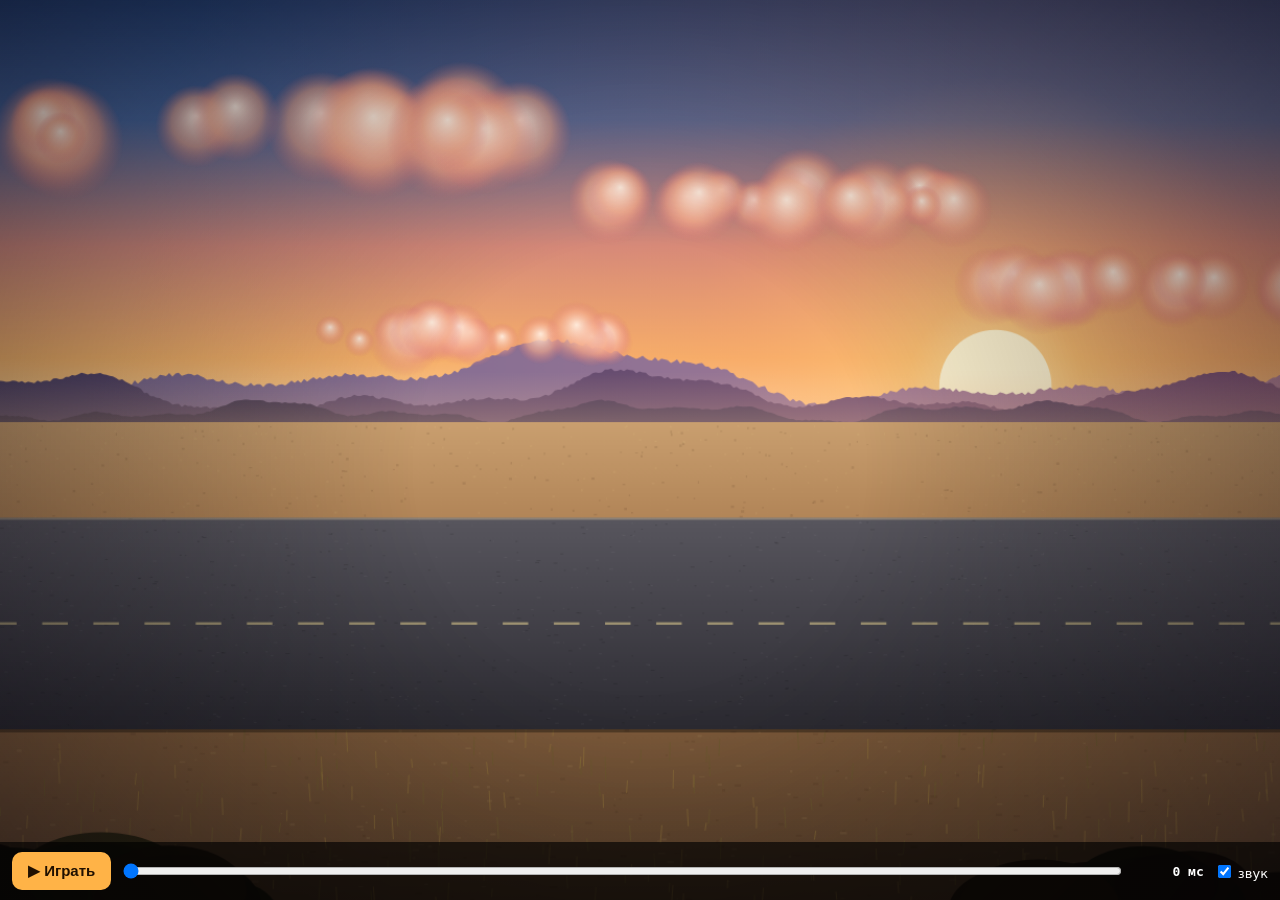
<file: Shooting-range-from-PaW31tm-main 1/mlrs_scene.html>
<!DOCTYPE html>
<html lang="ru">
<head>
<meta charset="utf-8">
<meta name="viewport" content="width=device-width,initial-scale=1,maximum-scale=1,user-scalable=no">
<title>МЛРС — предпросмотр катсцены</title>
<style>
  html,body{margin:0;height:100%;background:#000;color:#fff;font-family:system-ui,sans-serif;overflow:hidden}
  #ov{position:fixed;inset:0}
  #ui{position:fixed;left:0;right:0;bottom:0;z-index:5;display:flex;gap:10px;align-items:center;
      padding:10px 12px calc(10px + env(safe-area-inset-bottom));background:rgba(0,0,0,.65)}
  button{background:#ffb347;color:#201000;border:0;border-radius:10px;padding:10px 16px;font-weight:800;font-size:15px}
  input[type=range]{flex:1}
  label{font-size:13px;white-space:nowrap}
  #tm{font:600 13px monospace;min-width:70px;text-align:right}
</style>
</head>
<body>
<div id="ov"></div>
<div id="ui">
  <button id="play">▶ Играть</button>
  <input id="seek" type="range" min="0" max="7000" step="10" value="0">
  <span id="tm">0 мс</span>
  <label><input id="snd" type="checkbox" checked> звук</label>
</div>
<script src="js/cutscene.js"></script>
<script>
  /* Предпросмотр: ползунок — любой кадр, «Играть» — полный прогон с таймлайном и звуком.
     Все тайминги правятся в js/cutscene.js → константа TL. */
  const ov = document.getElementById('ov'), seek = document.getElementById('seek'),
        tm = document.getElementById('tm'), btn = document.getElementById('play');
  const D = MLRSCutscene.debug;
  function idle(){ ov.classList.remove('hidden'); D.setup(ov); D.render(+seek.value); }
  seek.oninput = () => { tm.textContent = seek.value + ' мс'; D.render(+seek.value); };
  btn.onclick = async () => {
    btn.disabled = true; D.teardown();
    const tick = setInterval(() => {}, 1000);
    await MLRSCutscene.play(ov, { audio: document.getElementById('snd').checked });
    clearInterval(tick); btn.disabled = false; seek.value = 0; tm.textContent = '0 мс'; idle();
  };
  idle();
</script>
</body>
</html>
</file>
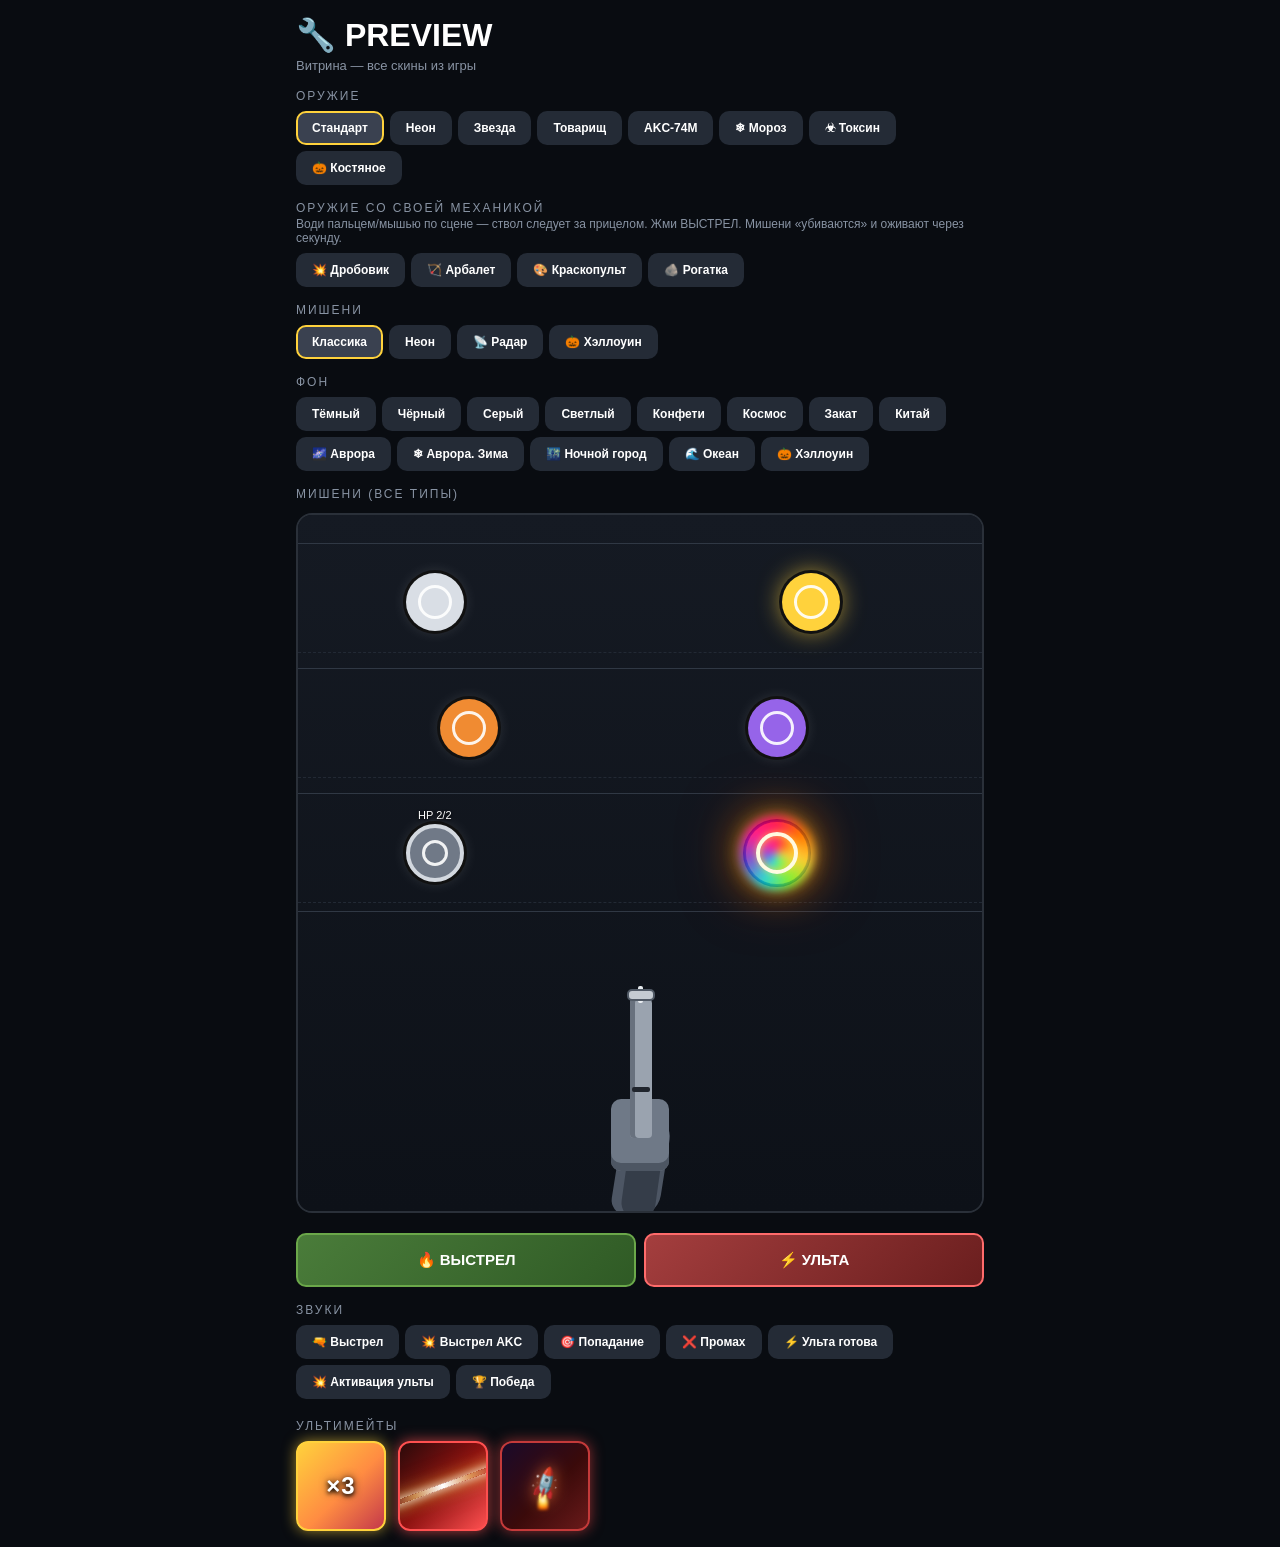
<file: Shooting-range-from-PaW31tm-main 1/preview.html>
<!doctype html>
<html lang="ru">
<head>
<meta charset="utf-8">
<meta name="viewport" content="width=device-width,initial-scale=1,viewport-fit=cover">
<title>PREVIEW — Тир</title>

<!-- ★ Все CSS из игры, как есть -->
<link rel="stylesheet" href="style.css">
<link rel="stylesheet" href="styles/ui.css">
<link rel="stylesheet" href="styles/menu.css">
<link rel="stylesheet" href="styles/shop.css">
<link rel="stylesheet" href="styles/rating.css">
<link rel="stylesheet" href="styles/history.css">
<link rel="stylesheet" href="styles/setting.css">
<link rel="stylesheet" href="styles/about.css">
<link rel="stylesheet" href="styles/end-screen.css">
<link rel="stylesheet" href="skins/default.css">
<link rel="stylesheet" href="skins/neon.css">
<link rel="stylesheet" href="skins/star.css">
<link rel="stylesheet" href="skins/china.css">
<link rel="stylesheet" href="skins/akc74m.css">
<link rel="stylesheet" href="skins/target-neon.css">
<link rel="stylesheet" href="skins/target-radar.css">
<link rel="stylesheet" href="skins/frost.css">
<link rel="stylesheet" href="skins/toxic.css">
<link rel="stylesheet" href="skins/bg-star.css">
<link rel="stylesheet" href="skins/bg-china.css">
<link rel="stylesheet" href="skins/bg-sunset.css">
<link rel="stylesheet" href="skins/bg-aurora.css">
<link rel="stylesheet" href="skins/bg-nightcity.css">
<link rel="stylesheet" href="skins/bg-ocean.css">
<link rel="stylesheet" href="skins/halloween.css">
<link rel="stylesheet" href="skins/target-halloween.css">
<link rel="stylesheet" href="skins/bg-halloween.css">
<link rel="stylesheet" href="skins/skins.css">
<link rel="stylesheet" href="weapons/weapon.shotgun.css">
<link rel="stylesheet" href="weapons/weapon.crossbow.css">
<link rel="stylesheet" href="weapons/weapon.paintball.css">
<link rel="stylesheet" href="weapons/weapon.slingshot.css">

<style>
/* ─── Только стили превьюера (то, чего нет в игре) ─── */
html, body {
  overflow: auto !important;
  height: auto !important;
  min-height: 100dvh !important;
  touch-action: auto !important;
}
.pv-wrap { max-width: 720px; margin: 0 auto; padding: 16px; }
.pv-title {
  font-size: 12px; letter-spacing: 2px; text-transform: uppercase;
  color: #8893a3; margin: 16px 0 8px;
}
.pv-buttons { display: flex; flex-wrap: wrap; gap: 6px; }
.pv-btn {
  padding: 8px 14px; border-radius: 10px; background: #242b36;
  color: #fff; font-weight: 800; font-size: 12px; cursor: pointer;
  border: 2px solid transparent;
}
.pv-btn.active { border-color: #ffd23c; background: #3a4150; }
.pv-btn:active { transform: scale(.96); }

.pv-stage {
  position: relative; width: 100%; height: 700px;
  margin: 12px 0 20px; border-radius: 16px; overflow: hidden;
  border: 2px solid #2a3039;
}
.pv-stage #range {
  position: absolute; inset: 0; flex: none; height: 100%; border-radius: 0;
}

/* Мишени в превью: попадание / «убита» (мишень не удаляется, через секунду оживает) */
.target.pv-hit{ animation: pvHit .3s ease-out; }
@keyframes pvHit{ 0%{ filter: brightness(2.4) } 100%{ filter: brightness(1) } }
.target.pv-dead{ opacity: .12; filter: grayscale(1); transition: opacity .15s; }
.pv-pop{
  position: absolute; z-index: 30; pointer-events: none; font-weight: 900; font-size: 15px;
  text-shadow: 0 2px 4px #000; transform: translate(-50%,-50%);
  animation: pvPop .8s ease-out forwards;
}
@keyframes pvPop{
  0%{ opacity:0; transform: translate(-50%,-50%) scale(.5) }
  20%{ opacity:1; transform: translate(-50%,-120%) scale(1.15) }
  100%{ opacity:0; transform: translate(-50%,-220%) scale(1) }
}
.pv-hint{ color:#8893a3; font-size:12px; margin:-6px 0 8px; }

/* Пуля летит вверх и исчезает (только для превью) */
.pv-bullet {
  animation: pvBulletFly 1s linear forwards !important;
}
@keyframes pvBulletFly{
  0%   { transform: translate(-50%, -50%); opacity: 1; }
  80%  { opacity: 1; }
  100% { transform: translate(-50%, -700px); opacity: 0; }
}
</style>
</head>
<body data-bg="dark">

<div class="pv-wrap">
  <h1 style="margin:0 0 4px">🔧 PREVIEW</h1>
  <p style="color:#8893a3;font-size:13px;margin:0 0 16px">Витрина — все скины из игры</p>

  <div class="pv-title">Оружие</div>
  <div class="pv-buttons" id="skinsRow">
    <button class="pv-btn" data-skin="default">Стандарт</button>
    <button class="pv-btn" data-skin="neon">Неон</button>
    <button class="pv-btn" data-skin="star">Звезда</button>
    <button class="pv-btn" data-skin="china">Товарищ</button>
    <button class="pv-btn" data-skin="akc74m">AKC-74M</button>
    <button class="pv-btn" data-skin="frost">❄ Мороз</button>
    <button class="pv-btn" data-skin="toxic">☣ Токсин</button>
    <button class="pv-btn" data-skin="halloween">🎃 Костяное</button>
  </div>

  <div class="pv-title">Оружие со своей механикой</div>
  <p class="pv-hint">Води пальцем/мышью по сцене — ствол следует за прицелом. Жми ВЫСТРЕЛ. Мишени «убиваются» и оживают через секунду.</p>
  <div class="pv-buttons">
    <button class="pv-btn" data-skin="shotgun">💥 Дробовик</button>
    <button class="pv-btn" data-skin="crossbow">🏹 Арбалет</button>
    <button class="pv-btn" data-skin="paintball">🎨 Краскопульт</button>
    <button class="pv-btn" data-skin="slingshot">🪨 Рогатка</button>
  </div>

  <div class="pv-title">Мишени</div>
  <div class="pv-buttons" id="targetsRow">
    <button class="pv-btn" data-target="default">Классика</button>
    <button class="pv-btn" data-target="tg_neon">Неон</button>
    <button class="pv-btn" data-target="tg_radar">📡 Радар</button>
    <button class="pv-btn" data-target="tg_halloween">🎃 Хэллоуин</button>
  </div>

  <div class="pv-title">Фон</div>
  <div class="pv-buttons" id="bgsRow">
  <button class="pv-btn" data-bg="dark">Тёмный</button>
  <button class="pv-btn" data-bg="black">Чёрный</button>
  <button class="pv-btn" data-bg="gray">Серый</button>
  <button class="pv-btn" data-bg="light">Светлый</button>
  <button class="pv-btn" data-bg="confetti">Конфети</button>
  <button class="pv-btn" data-bg="star">Космос</button>
  <button class="pv-btn" data-bg="sunset">Закат</button>
  <button class="pv-btn" data-bg="china">Китай</button>
  <button class="pv-btn" data-bg="aurora">🌌 Аврора</button>
  <button class="pv-btn" data-bg="aurora-winter">❄ Аврора. Зима</button>
  <button class="pv-btn" data-bg="nightcity">🌃 Ночной город</button>
  <button class="pv-btn" data-bg="ocean">🌊 Океан</button>
  <button class="pv-btn" data-bg="halloween">🎃 Хэллоуин</button>
</div>

  <div class="pv-title">Мишени (все типы)</div>
  <div class="pv-stage">
    <div id="range">

      <div class="lane" data-lane="0">
        <div class="target normal" style="left:20%;top:50%"></div>
        <div class="target gold" style="left:75%;top:50%"></div>
      </div>

      <div class="lane" data-lane="1">
        <div class="target fast" style="left:25%;top:50%"></div>
        <div class="target maneuver" style="left:70%;top:50%"></div>
      </div>

      <div class="lane" data-lane="2">
        <div class="target armored" style="left:20%;top:50%">
          <div class="hp">HP 2/2</div>
        </div>
        <div class="target fastgold" style="left:70%;top:50%"></div>
      </div>

      <div id="rifleWrap">
        <div id="rifle">
          <div class="rifle-stock"></div>
          <div class="rifle-grip"></div>
          <div class="rifle-receiver">
            <div class="rifle-bolt-handle"></div>
          </div>
          <div class="rifle-barrel"></div>
          <div class="rifle-front-sight"></div>
          <div class="rifle-rear-sight"></div>
          <div class="rifle-muzzle"></div>
        </div>
      </div>
      <div id="muzzleFlash"></div>
      <div id="auroraSnow"><div class="snow-layer snow-a"></div><div class="snow-layer snow-b"></div></div>
      <div id="ncScene">
  <div class="nc-lane nc-a"></div>
  <div class="nc-lane nc-b"></div>
  <div class="nc-lane nc-c"></div>
  <div class="nc-lane nc-d"></div>
</div>

    </div>
  </div>

  <div style="display:flex;gap:8px;margin:0 0 12px">
  <button id="fireBtn" class="pv-btn" style="flex:1;padding:16px;font-size:15px;background:linear-gradient(135deg,#4a7c3a,#2f5a25);border-color:#6ba84a">🔥 ВЫСТРЕЛ</button>
  <button id="ultBtn" class="pv-btn" style="flex:1;padding:16px;font-size:15px;background:linear-gradient(135deg,#a43e3e,#6a1e1e);border-color:#ff6b6b">⚡ УЛЬТА</button>
</div>

<div class="pv-title">Звуки</div>
<div class="pv-buttons" style="margin-bottom:20px">
  <button class="pv-btn" data-sfx="shot">🔫 Выстрел</button>
  <button class="pv-btn" data-sfx="shotAkc">💥 Выстрел AKC</button>
  <button class="pv-btn" data-sfx="hit">🎯 Попадание</button>
  <button class="pv-btn" data-sfx="miss">❌ Промах</button>
  <button class="pv-btn" data-sfx="ultReady">⚡ Ульта готова</button>
  <button class="pv-btn" data-sfx="ult">💥 Активация ульты</button>
  <button class="pv-btn" data-sfx="win">🏆 Победа</button>
</div>

  <div class="pv-title">Ультимейты</div>
  <div class="pv-ults" style="display:flex;gap:12px;flex-wrap:wrap">
    <div class="shop-preview ult-ult_classic" style="width:90px;height:90px"></div>
    <div class="shop-preview ult-ult_laser" style="width:90px;height:90px"></div>
    <div class="shop-preview ult-ult_MLRS" style="width:90px;height:90px"></div>
  </div>
</div>

<!-- ★★ Скрипты ИГРЫ (только безопасные модули) ★★ -->
<script src="js/storage.js"></script>
<script src="js/api.js"></script>
<script src="js/weapons/weapons.js"></script>
<script src="js/weapons/weapon.shotgun.js"></script>
<script src="js/weapons/weapon.fx.js"></script>
<script src="js/weapons/weapon.crossbow.js"></script>
<script src="js/weapons/weapon.paintball.js"></script>
<script src="js/weapons/weapon.slingshot.js"></script>
<script src="js/skins.js"></script>

<script>
/* ═══════════════════════════════════════════════════════════════
   PREVIEW: заглушка Game._internals — чтобы оружие с механикой
   (дробовик, арбалет, краскопульт, рогатка) стреляло в превью.
   Реальная игра не затрагивается. Мишени не удаляются: «убитая»
   тускнеет и оживает через секунду.
   ═══════════════════════════════════════════════════════════════ */
const Game = (function(){
  const $range = () => document.getElementById('range');
  const $rifle = () => document.getElementById('rifle');
  const aim = { x: 50, y: 38 };
  const cache = new WeakMap();

  function objOf(el){
    let o = cache.get(el);
    if (!o){
      const hp = el.classList.contains('armored') ? 2 : 1;
      o = { el: el, hp: hp, max: hp };
      cache.set(el, o);
    }
    return o;
  }
  function targets(){ return Array.from($range().querySelectorAll('.target')).map(objOf); }

  function center(el){
    const tr = el.getBoundingClientRect(), r = $range().getBoundingClientRect();
    return { x: tr.left + tr.width / 2 - r.left, y: tr.top + tr.height / 2 - r.top };
  }

  function geom(){
    const r = $range().getBoundingClientRect(), rf = $rifle();
    const pivotX = r.width / 2, pivotY = r.height - 18;
    const tx = aim.x / 100 * r.width, ty = aim.y / 100 * r.height;
    const angle = Math.atan2(tx - pivotX, pivotY - ty) * 180 / Math.PI;
    let md = 0;
    const withData = rf.querySelector('[data-muzzle-distance]');
    if (withData) md = parseFloat(withData.dataset.muzzleDistance) || 0;
    if (!(md > 0)){
      const m = rf.querySelector('.rifle-muzzle');
      md = m ? Math.hypot(m.offsetLeft + m.offsetWidth / 2 - rf.offsetWidth / 2,
                          m.offsetTop + m.offsetHeight / 2 - rf.offsetHeight * 0.9) : 176;
    }
    const mx = pivotX + Math.sin(angle * Math.PI / 180) * md;
    const my = pivotY - Math.cos(angle * Math.PI / 180) * md;
    return { pivotX, pivotY, tx, ty, angle, mx, my, muzzleDist: md };
  }

  function updateRifle(){
    const rf = $rifle();
    if (!rf) return;
    const modular = typeof Weapons !== 'undefined' && Weapons.getActive();
    rf.style.transform = modular ? 'rotate(' + geom().angle + 'deg)' : '';
  }

  function findHit(xp, yp, radiusOverride){
    const r = $range().getBoundingClientRect();
    const tx = xp / 100 * r.width, ty = yp / 100 * r.height;
    let hit = null, best = 1e9;
    for (const t of targets()){
      if (t.hp <= 0) continue;
      const tr = t.el.getBoundingClientRect();
      const cx = tr.left + tr.width / 2 - r.left, cy = tr.top + tr.height / 2 - r.top;
      const dist = Math.hypot(tx - cx, ty - cy);
      const rad = radiusOverride || (Math.max(tr.width, tr.height) / 2);
      if (dist <= rad && dist < best){ best = dist; hit = t; }
    }
    return hit;
  }

  function pop(x, y, text, color){
    const p = document.createElement('div');
    p.className = 'pv-pop';
    p.textContent = text;
    p.style.left = x + 'px'; p.style.top = y + 'px'; p.style.color = color;
    $range().appendChild(p);
    setTimeout(() => p.remove(), 850);
  }

  function hit(t){
    t.hp--;
    const el = t.el, c = center(el);
    const h = el.querySelector('.hp');
    if (h && t.max > 1) h.textContent = 'HP ' + Math.max(0, t.hp) + '/' + t.max;
    el.classList.remove('pv-hit'); void el.offsetWidth; el.classList.add('pv-hit');
    pop(c.x, c.y, t.hp <= 0 ? '💥' : 'HIT', '#7ff08a');
    if (t.hp <= 0){
      el.classList.add('pv-dead');
      setTimeout(() => {
        el.classList.remove('pv-dead');
        t.hp = t.max;
        const h2 = el.querySelector('.hp');
        if (h2 && t.max > 1) h2.textContent = 'HP ' + t.max + '/' + t.max;
      }, 1100);
    }
  }

  function miss(){
    const r = $range().getBoundingClientRect();
    pop(aim.x / 100 * r.width, aim.y / 100 * r.height, 'MISS', '#ff6b6b');
  }

  const SFX = { shotgun: 'sounds/shotgun-fire.mp3', shot: 'sounds/fire.mp3', hit: 'sounds/armor.mp3', miss: 'sounds/miss.mp3' };
  function playSfx(name){
    if (!SFX[name]) return;
    try {
      const a = new Audio(SFX[name]);
      a.volume = Math.max(0, Math.min(1, Storage.getVolume() / 100));
      a.play().catch(() => {});
    } catch(e){}
  }

  /* прицел: палец/мышь по сцене */
  document.addEventListener('DOMContentLoaded', () => {
    const range = $range();
    const move = e => {
      const r = range.getBoundingClientRect();
      aim.x = Math.max(8, Math.min(92, (e.clientX - r.left) / r.width * 100));
      aim.y = Math.max(5, Math.min(62, (e.clientY - r.top) / r.height * 100));
      updateRifle();
    };
    range.addEventListener('pointermove', move);
    range.addEventListener('pointerdown', move);
    document.addEventListener('click', e => {
      if (e.target.closest && e.target.closest('[data-skin]')) setTimeout(updateRifle, 0);
    });
    updateRifle();
  });

  return {
    _internals: {
      getGame: () => true,
      getTargets: targets,
      getAimGeom: geom,
      getAim: () => ({ x: aim.x, y: aim.y }),
      getElCenter: center,
      findHit: findHit,
      hitTarget: hit,
      hitTargetNoMiss: hit,
      miss: miss,
      addShot(){}, addRecentShot(){}, spawnBullet(){},
      playSfx: playSfx,
      resetMuzzleCache(){}
    }
  };
})();
</script>

<!-- ═══════════ СТОП. ВСТАВЬ ЧАСТЬ 2 НИЖЕ ═══════════ -->

<script>
(function(){
  /* ═══════════════════════════════════════════════════════════
     Превьюер использует Skins.apply() и Skins.applyTargetSkin()
     из js/skins.js — те же функции, что в игре.
     ═══════════════════════════════════════════════════════════ */
     /* ═══════════════════════════════════════════════════════════
   ЗВУКИ — те же файлы, что в игре
   ═══════════════════════════════════════════════════════════ */
const SFX = {
  shot: new Audio('sounds/fire.mp3'),
  shotAkc: [
    new Audio('sounds/akc_fire.mp3'),
    new Audio('sounds/akc_fire.mp3'),
    new Audio('sounds/akc_fire.mp3')
  ],
  hit: new Audio('sounds/armor.mp3'),
  ult: new Audio('sounds/series_of_shots.mp3'),
  ultReady: new Audio('sounds/ult.mp3'),
  win: new Audio('sounds/win.mp3'),
  miss: new Audio('sounds/miss.mp3')
};

let _akcIdx = 0;

function getVolume(){
  try {
    if (typeof Storage !== 'undefined' && Storage.getVolume){
      return Storage.getVolume() / 100;
    }
  } catch(e){}
  return 0.7;
}

function playSfx(name){
  const a = SFX[name];
  if (!a) return;
  const vol = getVolume();
  if (vol <= 0) return;
  try {
    if (Array.isArray(a)){
      const audio = a[_akcIdx % a.length];
      _akcIdx = (_akcIdx + 1) % a.length;
      audio.currentTime = 0;
      audio.volume = vol;
      audio.play().catch(()=>{});
      return;
    }
    a.currentTime = 0;
    a.volume = vol;
    a.play().catch(()=>{});
  } catch(e){}
}

/* Кнопки теста звуков */
document.querySelectorAll('[data-sfx]').forEach(btn => {
  btn.onclick = () => playSfx(btn.dataset.sfx);
});

/* Кнопка ульты */
const ultBtn = document.getElementById('ultBtn');
if (ultBtn) ultBtn.onclick = () => playSfx('ult');

  /* ─── Оружие ─── */
  document.querySelectorAll('[data-skin]').forEach(btn => {
    btn.onclick = () => {
      document.querySelectorAll('[data-skin]').forEach(b => b.classList.remove('active'));
      btn.classList.add('active');

      const s = btn.dataset.skin;

      // Используем функцию из игры
      if (typeof Skins !== 'undefined' && Skins.apply){
        Skins.apply(s);
      } else {
        // Фоллбэк — если skins.js не загрузился
        document.body.classList.forEach(c => {
          if (c.startsWith('skin-')) document.body.classList.remove(c);
        });
        if (s !== 'default') document.body.classList.add('skin-' + s);
      }

      if (typeof stopHeat === 'function') stopHeat();
    };
  });

  /* ─── Мишени ─── */
  document.querySelectorAll('[data-target]').forEach(btn => {
    btn.onclick = () => {
      document.querySelectorAll('[data-target]').forEach(b => b.classList.remove('active'));
      btn.classList.add('active');

      const t = btn.dataset.target;

      // Используем функцию из игры
      if (typeof Skins !== 'undefined' && Skins.applyTargetSkin){
        Skins.applyTargetSkin(t);
      } else {
        // Фоллбэк
        document.body.classList.forEach(c => {
          if (c.startsWith('target-skin-')) document.body.classList.remove(c);
        });
        if (t !== 'default' && t !== 'tg_classic'){
          document.body.classList.add('target-skin-' + t.replace(/^tg_/, ''));
        }
      }
    };
  });

  /* ─── Фоны ─── */
  document.querySelectorAll('[data-bg]').forEach(btn => {
    btn.onclick = () => {
      document.querySelectorAll('[data-bg]').forEach(b => b.classList.remove('active'));
      btn.classList.add('active');
      document.body.dataset.bg = btn.dataset.bg;
    };
  });

  /* Активируем первый элемент в каждой строке */
  document.querySelector('[data-skin="default"]').classList.add('active');
  document.querySelector('[data-target="default"]').classList.add('active');
  document.querySelector('[data-bg="dark"]').classList.add('active');

  /* ═══════════════════════════════════════════════════════════
     ВЫСТРЕЛ — используем тот же механизм, что и в игре
     ═══════════════════════════════════════════════════════════ */
  const fireBtn = document.getElementById('fireBtn');
  const rifleWrap = document.getElementById('rifleWrap');
  const range = document.getElementById('range');

  let totalShotCount = 0;
  let recentShotTimestamps = [];
  let isFiring = false;
  let smokeInterval = null;
  let coolDownCheck = null;

  function isAkcActive(){
    return document.body.classList.contains('skin-akc74m');
  }

  /* ─── Позиция дула (та же логика, что в game.js) ─── */
  function getMuzzlePos(){
    const stageRect = range.getBoundingClientRect();
    const rifle = document.getElementById('rifle');
    if (!rifle) return { x: 0, y: 0 };

    const muzzle = rifle.querySelector('.rifle-muzzle');
    if (!muzzle) return { x: 0, y: 0 };

    const mRect = muzzle.getBoundingClientRect();
    return {
      x: mRect.left + mRect.width / 2 - stageRect.left,
      y: mRect.top + mRect.height / 2 - stageRect.top
    };
  }

  /* ─── Одна пуля ─── */
  function spawnBullet(offsetX, offsetY, isTracer){
    const pos = getMuzzlePos();

    const angleDeg = -90; // вверх
    const rad = angleDeg * Math.PI / 180;
    const dist = 700;

    const dx = Math.cos(rad) * dist + (offsetX || 0);
    const dy = Math.sin(rad) * dist + (offsetY || 0);
    const angle = Math.atan2(dy, dx) * 180 / Math.PI;

    const b = document.createElement('div');
    b.className = 'bullet pv-bullet';
    if (isTracer) b.classList.add('pv-tracer');

    b.style.left = pos.x + 'px';
    b.style.top = pos.y + 'px';
    b.style.setProperty('--dx', dx + 'px');
    b.style.setProperty('--dy', dy + 'px');
    b.style.setProperty('--angle', (angle + 90) + 'deg');

    range.appendChild(b);
    setTimeout(() => b.remove(), 1100);
  }

  /* ─── Гильза (та же физика, что в game.js) ─── */
  const MAX_SHELLS = 30;
  function spawnShell(){
    if (!isAkcActive()) return;

    const existing = range.querySelectorAll('.akc-shell');
    if (existing.length >= MAX_SHELLS) existing[0].remove();

    const receiver = rifleWrap.querySelector('.rifle-receiver');
    if (!receiver) return;

    const stageRect = range.getBoundingClientRect();
    const rRect = receiver.getBoundingClientRect();

    const shell = document.createElement('div');
    shell.className = 'akc-shell';
    shell.style.left = (rRect.right - stageRect.left - 4) + 'px';
    shell.style.top = (rRect.top - stageRect.top + 18) + 'px';
    range.appendChild(shell);

    const angleRad = (-25 - Math.random() * 50) * Math.PI / 180;
    const speed = 250 + Math.random() * 200;
    let vx = Math.cos(angleRad) * speed;
    let vy = Math.sin(angleRad) * speed;

    const gravity = 1800;
    const rotSpeed = 600 + Math.random() * 900;
    const fallY = 120 + Math.random() * 80;

    let x = 0, y = 0, rot = 0;
    let lastTime = performance.now();
    let landed = false;
    const startTime = lastTime;
    const maxTime = 2500;

    function tick(now){
      if (!shell.parentNode || landed) return;
      const dt = Math.min(0.04, (now - lastTime) / 1000);
      lastTime = now;
      vy += gravity * dt;
      x += vx * dt;
      y += vy * dt;
      rot += rotSpeed * dt;
      shell.style.transform = `translate(${x}px, ${y}px) rotate(${rot}deg)`;

      if (y >= fallY || (now - startTime) > maxTime){
        landed = true;
        setTimeout(() => {
          if (!shell.parentNode) return;
          shell.style.opacity = '0';
          setTimeout(() => shell.remove(), 900);
        }, 2000);
        return;
      }
      requestAnimationFrame(tick);
    }
    requestAnimationFrame(tick);
    setTimeout(() => { if (shell.parentNode) shell.remove(); }, 5000);
  }

  /* ─── Дым ─── */
  function spawnSmoke(){
    if (!isAkcActive()) return;

    const muzzle = rifleWrap.querySelector('.rifle-muzzle');
    if (!muzzle) return;

    const stageRect = range.getBoundingClientRect();
    const mRect = muzzle.getBoundingClientRect();

    const px = mRect.left + mRect.width / 2 - stageRect.left;
    const py = mRect.top + mRect.height / 2 - stageRect.top;

    const count = 1 + Math.floor(Math.random() * 2);
    for (let i = 0; i < count; i++){
      const p = document.createElement('div');
      p.className = 'akc-smoke-particle';
      p.style.left = (px + (Math.random() - 0.5) * 12) + 'px';
      p.style.top = (py - Math.random() * 8) + 'px';
      p.style.animationDelay = (Math.random() * 0.15) + 's';
      const sz = 14 + Math.random() * 10;
      p.style.width = sz + 'px';
      p.style.height = sz + 'px';
      range.appendChild(p);
      setTimeout(() => p.remove(), 2400);
    }
  }

  function updateHeat(){
    if (!isAkcActive()) return;
    const now = Date.now();
    recentShotTimestamps = recentShotTimestamps.filter(t => now - t < 20000);
    const hot = recentShotTimestamps.length >= 10;

    if (hot){
      rifleWrap.classList.add('akc-hot');
      if (!smokeInterval) smokeInterval = setInterval(spawnSmoke, 200);
      if (!coolDownCheck){
        coolDownCheck = setInterval(() => {
          const t = Date.now();
          recentShotTimestamps = recentShotTimestamps.filter(ts => t - ts < 20000);
          if (recentShotTimestamps.length < 10) stopHeat();
        }, 500);
      }
    } else {
      stopHeat();
    }
  }

  function stopHeat(){
    if (smokeInterval){ clearInterval(smokeInterval); smokeInterval = null; }
    if (coolDownCheck){ clearInterval(coolDownCheck); coolDownCheck = null; }
    if (rifleWrap) rifleWrap.classList.remove('akc-hot');
  }

  /* ─── Выстрел ─── */
  function fireOnce() {
  if (typeof Weapons !== 'undefined' && Weapons.fire()) return;
  if (isFiring) return;
  
  if (isAkcActive()) {
    // Очередь из 3
    isFiring = true;
    let shots = 0;
    const burstInterval = setInterval(() => {
          shots++;
          totalShotCount++;
          recentShotTimestamps.push(Date.now());
          
          playSfx('shotAkc');
          
          rifleWrap.classList.remove('recoil');
        void rifleWrap.offsetWidth;
        rifleWrap.classList.add('recoil');

        const isTracer = (totalShotCount % 5 === 0);

        let offsetX = 0, offsetY = 0;
        if (shots === 2){
          offsetX = (Math.random() < .5 ? 1 : -1) * (10 + Math.random() * 15);
          offsetY = (Math.random() - .5) * 20;
        } else if (shots === 3){
          offsetX = (Math.random() < .5 ? 1 : -1) * (15 + Math.random() * 20);
          offsetY = (Math.random() - .5) * 30;
        }

        spawnBullet(offsetX, offsetY, isTracer);
        spawnShell();
        updateHeat();

        if (shots >= 3){
          clearInterval(burstInterval);
          setTimeout(() => { isFiring = false; }, 100);
        }
      }, 150);
  } else {
  // Одиночный
  totalShotCount++;
  recentShotTimestamps.push(Date.now());
  playSfx('shot');
  rifleWrap.classList.remove('recoil');
  void rifleWrap.offsetWidth;
  rifleWrap.classList.add('recoil');
  spawnBullet(0, 0, false);
}
  }

  if (fireBtn) fireBtn.onclick = fireOnce;
})();
</script>
</body>
</html>
</file>
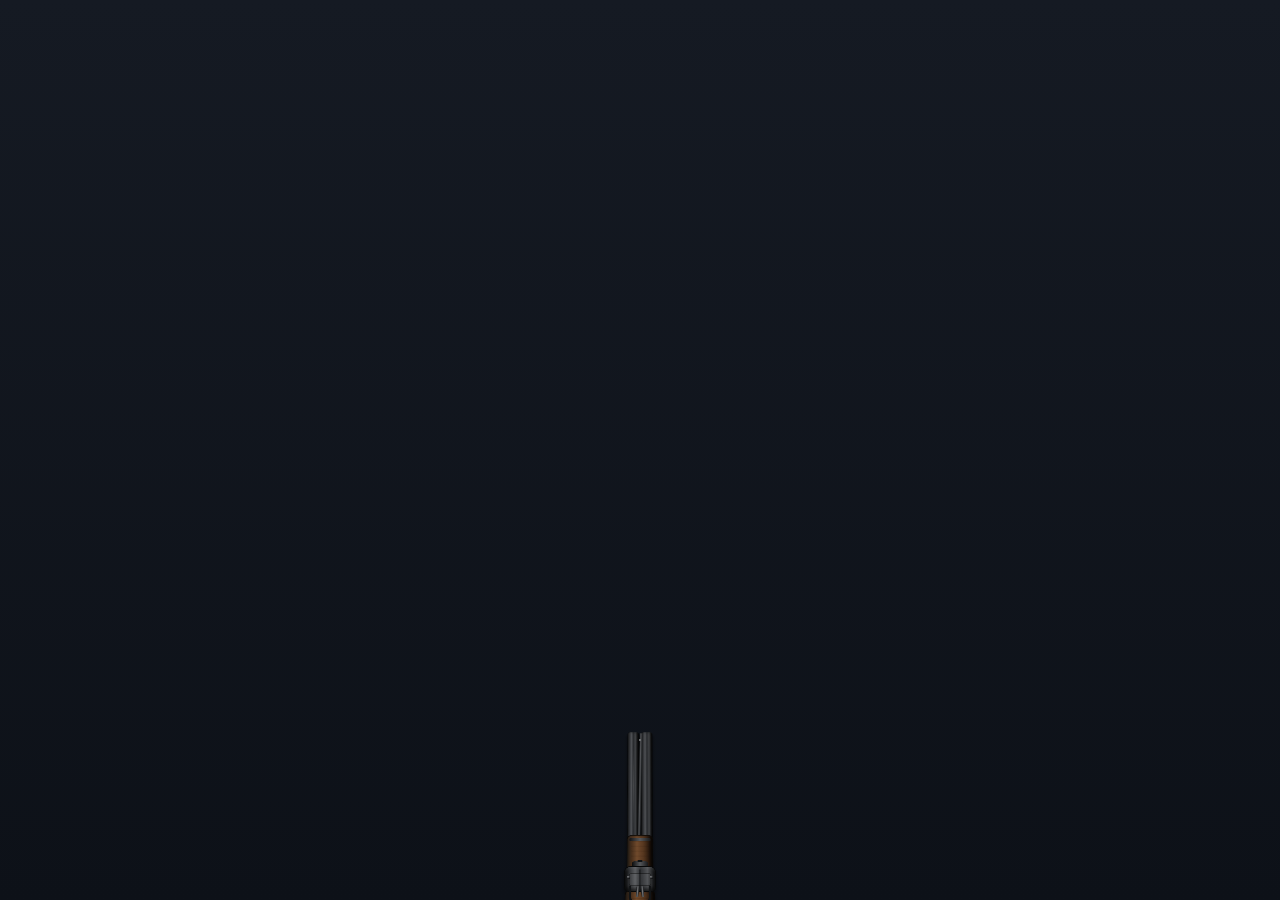
<file: Shooting-range-from-PaW31tm-main 1/test-shotgun.html>
<!doctype html>
<html lang="ru">
<head>
<meta charset="utf-8">
<meta name="viewport" content="width=device-width,initial-scale=1,maximum-scale=1,user-scalable=no">
<title>Тест дробовика</title>
<link rel="stylesheet" href="style.css">
<link rel="stylesheet" href="skins/skins.css">
<link rel="stylesheet" href="weapons/weapon.shotgun.css">
<style>
  body{background:#0d1118;overflow:hidden}
  #range{height:100dvh}
  #rifleWrap{bottom:-22px}
</style>
</head>
<body data-bg="dark">
<div id="range">
  <div id="rifleWrap">
    <div id="rifle" class="weapon-shotgun">
      <div class="sg-inner">

        <div class="sg-barrels">
          <div class="sg-barrel-l"></div>
          <div class="sg-barrel-r"></div>
        </div>

        <div class="sg-rib"></div>
        <div class="sg-front-sight"></div>
        <div class="sg-highlight"></div>
        <div class="sg-forearm"></div>
        <div class="sg-hinge"></div>
        <div class="sg-receiver"></div>
        <div class="sg-rear-sight"></div>
        <div class="sg-pin sg-pin-left"></div>
        <div class="sg-pin sg-pin-right"></div>
        <div class="sg-trigger-guard"></div>
        <div class="sg-trigger-l"></div>
        <div class="sg-trigger-r"></div>
        <div class="sg-stock"></div>

      </div>
    </div>
  </div>
</div>
</body>
</html>
</file>
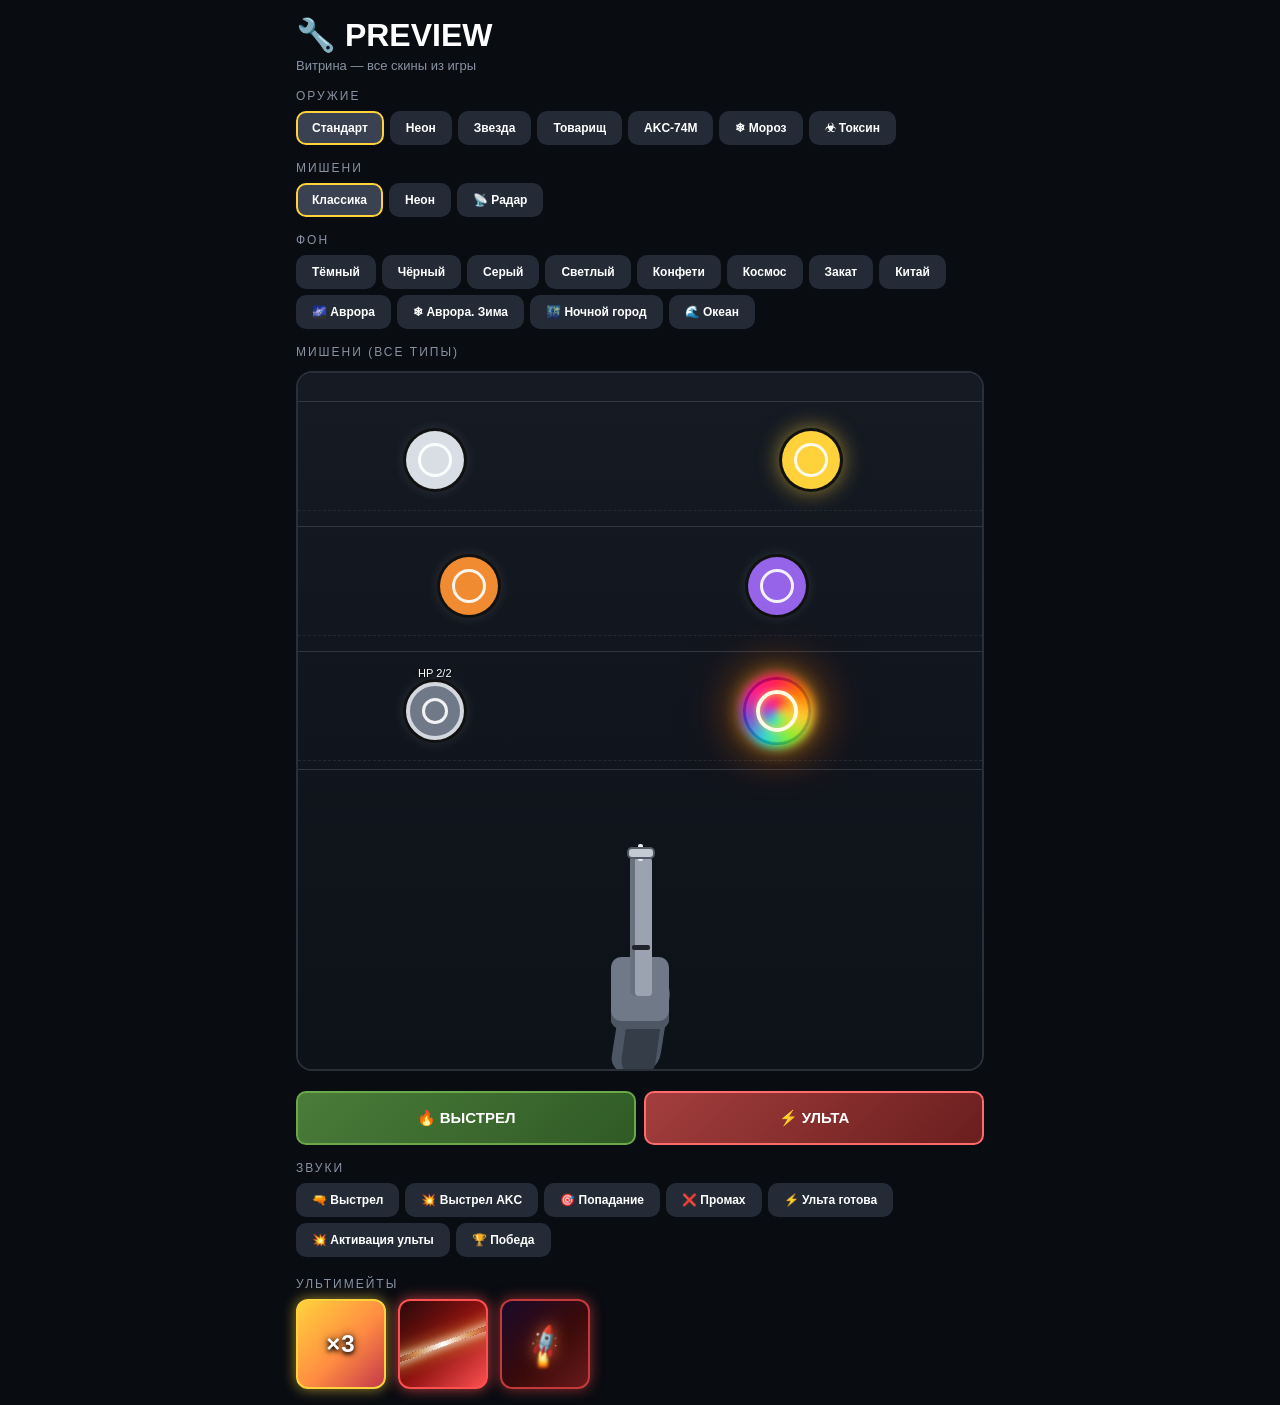
<file: Shooting-range-new-skins/preview.html>
<!doctype html>
<html lang="ru">
<head>
<meta charset="utf-8">
<meta name="viewport" content="width=device-width,initial-scale=1,viewport-fit=cover">
<title>PREVIEW — Тир</title>

<!-- ★ Все CSS из игры, как есть -->
<link rel="stylesheet" href="style.css">
<link rel="stylesheet" href="styles/ui.css">
<link rel="stylesheet" href="styles/menu.css">
<link rel="stylesheet" href="styles/shop.css">
<link rel="stylesheet" href="styles/rating.css">
<link rel="stylesheet" href="styles/history.css">
<link rel="stylesheet" href="styles/setting.css">
<link rel="stylesheet" href="styles/about.css">
<link rel="stylesheet" href="styles/end-screen.css">
<link rel="stylesheet" href="skins/default.css">
<link rel="stylesheet" href="skins/neon.css">
<link rel="stylesheet" href="skins/star.css">
<link rel="stylesheet" href="skins/china.css">
<link rel="stylesheet" href="skins/akc74m.css">
<link rel="stylesheet" href="skins/target-neon.css">
<link rel="stylesheet" href="skins/target-radar.css">
<link rel="stylesheet" href="skins/frost.css">
<link rel="stylesheet" href="skins/toxic.css">
<link rel="stylesheet" href="skins/bg-star.css">
<link rel="stylesheet" href="skins/bg-china.css">
<link rel="stylesheet" href="skins/bg-sunset.css">
<link rel="stylesheet" href="skins/bg-aurora.css">
<link rel="stylesheet" href="skins/bg-nightcity.css">
<link rel="stylesheet" href="skins/bg-ocean.css">
<link rel="stylesheet" href="skins/skins.css">

<style>
/* ─── Только стили превьюера (то, чего нет в игре) ─── */
html, body {
  overflow: auto !important;
  height: auto !important;
  min-height: 100dvh !important;
  touch-action: auto !important;
}
.pv-wrap { max-width: 720px; margin: 0 auto; padding: 16px; }
.pv-title {
  font-size: 12px; letter-spacing: 2px; text-transform: uppercase;
  color: #8893a3; margin: 16px 0 8px;
}
.pv-buttons { display: flex; flex-wrap: wrap; gap: 6px; }
.pv-btn {
  padding: 8px 14px; border-radius: 10px; background: #242b36;
  color: #fff; font-weight: 800; font-size: 12px; cursor: pointer;
  border: 2px solid transparent;
}
.pv-btn.active { border-color: #ffd23c; background: #3a4150; }
.pv-btn:active { transform: scale(.96); }

.pv-stage {
  position: relative; width: 100%; height: 700px;
  margin: 12px 0 20px; border-radius: 16px; overflow: hidden;
  border: 2px solid #2a3039;
}
.pv-stage #range {
  position: absolute; inset: 0; flex: none; height: 100%; border-radius: 0;
}

/* Пуля летит вверх и исчезает (только для превью) */
.pv-bullet {
  animation: pvBulletFly 1s linear forwards !important;
}
@keyframes pvBulletFly{
  0%   { transform: translate(-50%, -50%); opacity: 1; }
  80%  { opacity: 1; }
  100% { transform: translate(-50%, -700px); opacity: 0; }
}
</style>
</head>
<body data-bg="dark">

<div class="pv-wrap">
  <h1 style="margin:0 0 4px">🔧 PREVIEW</h1>
  <p style="color:#8893a3;font-size:13px;margin:0 0 16px">Витрина — все скины из игры</p>

  <div class="pv-title">Оружие</div>
  <div class="pv-buttons" id="skinsRow">
    <button class="pv-btn" data-skin="default">Стандарт</button>
    <button class="pv-btn" data-skin="neon">Неон</button>
    <button class="pv-btn" data-skin="star">Звезда</button>
    <button class="pv-btn" data-skin="china">Товарищ</button>
    <button class="pv-btn" data-skin="akc74m">AKC-74M</button>
    <button class="pv-btn" data-skin="frost">❄ Мороз</button>
    <button class="pv-btn" data-skin="toxic">☣ Токсин</button>
  </div>

  <div class="pv-title">Мишени</div>
  <div class="pv-buttons" id="targetsRow">
    <button class="pv-btn" data-target="default">Классика</button>
    <button class="pv-btn" data-target="tg_neon">Неон</button>
    <button class="pv-btn" data-target="tg_radar">📡 Радар</button>
  </div>

  <div class="pv-title">Фон</div>
  <div class="pv-buttons" id="bgsRow">
  <button class="pv-btn" data-bg="dark">Тёмный</button>
  <button class="pv-btn" data-bg="black">Чёрный</button>
  <button class="pv-btn" data-bg="gray">Серый</button>
  <button class="pv-btn" data-bg="light">Светлый</button>
  <button class="pv-btn" data-bg="confetti">Конфети</button>
  <button class="pv-btn" data-bg="star">Космос</button>
  <button class="pv-btn" data-bg="sunset">Закат</button>
  <button class="pv-btn" data-bg="china">Китай</button>
  <button class="pv-btn" data-bg="aurora">🌌 Аврора</button>
  <button class="pv-btn" data-bg="aurora-winter">❄ Аврора. Зима</button>
  <button class="pv-btn" data-bg="nightcity">🌃 Ночной город</button>
  <button class="pv-btn" data-bg="ocean">🌊 Океан</button>
</div>

  <div class="pv-title">Мишени (все типы)</div>
  <div class="pv-stage">
    <div id="range">

      <div class="lane" data-lane="0">
        <div class="target normal" style="left:20%;top:50%"></div>
        <div class="target gold" style="left:75%;top:50%"></div>
      </div>

      <div class="lane" data-lane="1">
        <div class="target fast" style="left:25%;top:50%"></div>
        <div class="target maneuver" style="left:70%;top:50%"></div>
      </div>

      <div class="lane" data-lane="2">
        <div class="target armored" style="left:20%;top:50%">
          <div class="hp">HP 2/2</div>
        </div>
        <div class="target fastgold" style="left:70%;top:50%"></div>
      </div>

      <div id="rifleWrap">
        <div id="rifle">
          <div class="rifle-stock"></div>
          <div class="rifle-grip"></div>
          <div class="rifle-receiver">
            <div class="rifle-bolt-handle"></div>
          </div>
          <div class="rifle-barrel"></div>
          <div class="rifle-front-sight"></div>
          <div class="rifle-rear-sight"></div>
          <div class="rifle-muzzle"></div>
        </div>
      </div>
      <div id="ncScene">
  <div class="nc-lane nc-a"></div>
  <div class="nc-lane nc-b"></div>
  <div class="nc-lane nc-c"></div>
  <div class="nc-lane nc-d"></div>
</div>

    </div>
  </div>

  <div style="display:flex;gap:8px;margin:0 0 12px">
  <button id="fireBtn" class="pv-btn" style="flex:1;padding:16px;font-size:15px;background:linear-gradient(135deg,#4a7c3a,#2f5a25);border-color:#6ba84a">🔥 ВЫСТРЕЛ</button>
  <button id="ultBtn" class="pv-btn" style="flex:1;padding:16px;font-size:15px;background:linear-gradient(135deg,#a43e3e,#6a1e1e);border-color:#ff6b6b">⚡ УЛЬТА</button>
</div>

<div class="pv-title">Звуки</div>
<div class="pv-buttons" style="margin-bottom:20px">
  <button class="pv-btn" data-sfx="shot">🔫 Выстрел</button>
  <button class="pv-btn" data-sfx="shotAkc">💥 Выстрел AKC</button>
  <button class="pv-btn" data-sfx="hit">🎯 Попадание</button>
  <button class="pv-btn" data-sfx="miss">❌ Промах</button>
  <button class="pv-btn" data-sfx="ultReady">⚡ Ульта готова</button>
  <button class="pv-btn" data-sfx="ult">💥 Активация ульты</button>
  <button class="pv-btn" data-sfx="win">🏆 Победа</button>
</div>

  <div class="pv-title">Ультимейты</div>
  <div class="pv-ults" style="display:flex;gap:12px;flex-wrap:wrap">
    <div class="shop-preview ult-ult_classic" style="width:90px;height:90px"></div>
    <div class="shop-preview ult-ult_laser" style="width:90px;height:90px"></div>
    <div class="shop-preview ult-ult_MLRS" style="width:90px;height:90px"></div>
  </div>
</div>

<!-- ★★ Скрипты ИГРЫ (только безопасные модули) ★★ -->
<script src="js/storage.js"></script>
<script src="js/api.js"></script>
<script src="js/skins.js"></script>

<!-- ═══════════ СТОП. ВСТАВЬ ЧАСТЬ 2 НИЖЕ ═══════════ -->

<script>
(function(){
  /* ═══════════════════════════════════════════════════════════
     Превьюер использует Skins.apply() и Skins.applyTargetSkin()
     из js/skins.js — те же функции, что в игре.
     ═══════════════════════════════════════════════════════════ */
     /* ═══════════════════════════════════════════════════════════
   ЗВУКИ — те же файлы, что в игре
   ═══════════════════════════════════════════════════════════ */
const SFX = {
  shot: new Audio('sounds/fire.mp3'),
  shotAkc: [
    new Audio('sounds/akc_fire.mp3'),
    new Audio('sounds/akc_fire.mp3'),
    new Audio('sounds/akc_fire.mp3')
  ],
  hit: new Audio('sounds/armor.mp3'),
  ult: new Audio('sounds/series_of_shots.mp3'),
  ultReady: new Audio('sounds/ult.mp3'),
  win: new Audio('sounds/win.mp3'),
  miss: new Audio('sounds/miss.mp3')
};

let _akcIdx = 0;

function getVolume(){
  try {
    if (typeof Storage !== 'undefined' && Storage.getVolume){
      return Storage.getVolume() / 100;
    }
  } catch(e){}
  return 0.7;
}

function playSfx(name){
  const a = SFX[name];
  if (!a) return;
  const vol = getVolume();
  if (vol <= 0) return;
  try {
    if (Array.isArray(a)){
      const audio = a[_akcIdx % a.length];
      _akcIdx = (_akcIdx + 1) % a.length;
      audio.currentTime = 0;
      audio.volume = vol;
      audio.play().catch(()=>{});
      return;
    }
    a.currentTime = 0;
    a.volume = vol;
    a.play().catch(()=>{});
  } catch(e){}
}

/* Кнопки теста звуков */
document.querySelectorAll('[data-sfx]').forEach(btn => {
  btn.onclick = () => playSfx(btn.dataset.sfx);
});

/* Кнопка ульты */
const ultBtn = document.getElementById('ultBtn');
if (ultBtn) ultBtn.onclick = () => playSfx('ult');

  /* ─── Оружие ─── */
  document.querySelectorAll('[data-skin]').forEach(btn => {
    btn.onclick = () => {
      document.querySelectorAll('[data-skin]').forEach(b => b.classList.remove('active'));
      btn.classList.add('active');

      const s = btn.dataset.skin;

      // Используем функцию из игры
      if (typeof Skins !== 'undefined' && Skins.apply){
        Skins.apply(s);
      } else {
        // Фоллбэк — если skins.js не загрузился
        document.body.classList.forEach(c => {
          if (c.startsWith('skin-')) document.body.classList.remove(c);
        });
        if (s !== 'default') document.body.classList.add('skin-' + s);
      }

      if (typeof stopHeat === 'function') stopHeat();
    };
  });

  /* ─── Мишени ─── */
  document.querySelectorAll('[data-target]').forEach(btn => {
    btn.onclick = () => {
      document.querySelectorAll('[data-target]').forEach(b => b.classList.remove('active'));
      btn.classList.add('active');

      const t = btn.dataset.target;

      // Используем функцию из игры
      if (typeof Skins !== 'undefined' && Skins.applyTargetSkin){
        Skins.applyTargetSkin(t);
      } else {
        // Фоллбэк
        document.body.classList.forEach(c => {
          if (c.startsWith('target-skin-')) document.body.classList.remove(c);
        });
        if (t !== 'default' && t !== 'tg_classic'){
          document.body.classList.add('target-skin-' + t.replace(/^tg_/, ''));
        }
      }
    };
  });

  /* ─── Фоны ─── */
  document.querySelectorAll('[data-bg]').forEach(btn => {
    btn.onclick = () => {
      document.querySelectorAll('[data-bg]').forEach(b => b.classList.remove('active'));
      btn.classList.add('active');
      document.body.dataset.bg = btn.dataset.bg;
    };
  });

  /* Активируем первый элемент в каждой строке */
  document.querySelector('[data-skin="default"]').classList.add('active');
  document.querySelector('[data-target="default"]').classList.add('active');
  document.querySelector('[data-bg="dark"]').classList.add('active');

  /* ═══════════════════════════════════════════════════════════
     ВЫСТРЕЛ — используем тот же механизм, что и в игре
     ═══════════════════════════════════════════════════════════ */
  const fireBtn = document.getElementById('fireBtn');
  const rifleWrap = document.getElementById('rifleWrap');
  const range = document.getElementById('range');

  let totalShotCount = 0;
  let recentShotTimestamps = [];
  let isFiring = false;
  let smokeInterval = null;
  let coolDownCheck = null;

  function isAkcActive(){
    return document.body.classList.contains('skin-akc74m');
  }

  /* ─── Позиция дула (та же логика, что в game.js) ─── */
  function getMuzzlePos(){
    const stageRect = range.getBoundingClientRect();
    const rifle = document.getElementById('rifle');
    if (!rifle) return { x: 0, y: 0 };

    const muzzle = rifle.querySelector('.rifle-muzzle');
    if (!muzzle) return { x: 0, y: 0 };

    const mRect = muzzle.getBoundingClientRect();
    return {
      x: mRect.left + mRect.width / 2 - stageRect.left,
      y: mRect.top + mRect.height / 2 - stageRect.top
    };
  }

  /* ─── Одна пуля ─── */
  function spawnBullet(offsetX, offsetY, isTracer){
    const pos = getMuzzlePos();

    const angleDeg = -90; // вверх
    const rad = angleDeg * Math.PI / 180;
    const dist = 700;

    const dx = Math.cos(rad) * dist + (offsetX || 0);
    const dy = Math.sin(rad) * dist + (offsetY || 0);
    const angle = Math.atan2(dy, dx) * 180 / Math.PI;

    const b = document.createElement('div');
    b.className = 'bullet pv-bullet';
    if (isTracer) b.classList.add('pv-tracer');

    b.style.left = pos.x + 'px';
    b.style.top = pos.y + 'px';
    b.style.setProperty('--dx', dx + 'px');
    b.style.setProperty('--dy', dy + 'px');
    b.style.setProperty('--angle', (angle + 90) + 'deg');

    range.appendChild(b);
    setTimeout(() => b.remove(), 1100);
  }

  /* ─── Гильза (та же физика, что в game.js) ─── */
  const MAX_SHELLS = 30;
  function spawnShell(){
    if (!isAkcActive()) return;

    const existing = range.querySelectorAll('.akc-shell');
    if (existing.length >= MAX_SHELLS) existing[0].remove();

    const receiver = rifleWrap.querySelector('.rifle-receiver');
    if (!receiver) return;

    const stageRect = range.getBoundingClientRect();
    const rRect = receiver.getBoundingClientRect();

    const shell = document.createElement('div');
    shell.className = 'akc-shell';
    shell.style.left = (rRect.right - stageRect.left - 4) + 'px';
    shell.style.top = (rRect.top - stageRect.top + 18) + 'px';
    range.appendChild(shell);

    const angleRad = (-25 - Math.random() * 50) * Math.PI / 180;
    const speed = 250 + Math.random() * 200;
    let vx = Math.cos(angleRad) * speed;
    let vy = Math.sin(angleRad) * speed;

    const gravity = 1800;
    const rotSpeed = 600 + Math.random() * 900;
    const fallY = 120 + Math.random() * 80;

    let x = 0, y = 0, rot = 0;
    let lastTime = performance.now();
    let landed = false;
    const startTime = lastTime;
    const maxTime = 2500;

    function tick(now){
      if (!shell.parentNode || landed) return;
      const dt = Math.min(0.04, (now - lastTime) / 1000);
      lastTime = now;
      vy += gravity * dt;
      x += vx * dt;
      y += vy * dt;
      rot += rotSpeed * dt;
      shell.style.transform = `translate(${x}px, ${y}px) rotate(${rot}deg)`;

      if (y >= fallY || (now - startTime) > maxTime){
        landed = true;
        setTimeout(() => {
          if (!shell.parentNode) return;
          shell.style.opacity = '0';
          setTimeout(() => shell.remove(), 900);
        }, 2000);
        return;
      }
      requestAnimationFrame(tick);
    }
    requestAnimationFrame(tick);
    setTimeout(() => { if (shell.parentNode) shell.remove(); }, 5000);
  }

  /* ─── Дым ─── */
  function spawnSmoke(){
    if (!isAkcActive()) return;

    const muzzle = rifleWrap.querySelector('.rifle-muzzle');
    if (!muzzle) return;

    const stageRect = range.getBoundingClientRect();
    const mRect = muzzle.getBoundingClientRect();

    const px = mRect.left + mRect.width / 2 - stageRect.left;
    const py = mRect.top + mRect.height / 2 - stageRect.top;

    const count = 1 + Math.floor(Math.random() * 2);
    for (let i = 0; i < count; i++){
      const p = document.createElement('div');
      p.className = 'akc-smoke-particle';
      p.style.left = (px + (Math.random() - 0.5) * 12) + 'px';
      p.style.top = (py - Math.random() * 8) + 'px';
      p.style.animationDelay = (Math.random() * 0.15) + 's';
      const sz = 14 + Math.random() * 10;
      p.style.width = sz + 'px';
      p.style.height = sz + 'px';
      range.appendChild(p);
      setTimeout(() => p.remove(), 2400);
    }
  }

  function updateHeat(){
    if (!isAkcActive()) return;
    const now = Date.now();
    recentShotTimestamps = recentShotTimestamps.filter(t => now - t < 20000);
    const hot = recentShotTimestamps.length >= 10;

    if (hot){
      rifleWrap.classList.add('akc-hot');
      if (!smokeInterval) smokeInterval = setInterval(spawnSmoke, 200);
      if (!coolDownCheck){
        coolDownCheck = setInterval(() => {
          const t = Date.now();
          recentShotTimestamps = recentShotTimestamps.filter(ts => t - ts < 20000);
          if (recentShotTimestamps.length < 10) stopHeat();
        }, 500);
      }
    } else {
      stopHeat();
    }
  }

  function stopHeat(){
    if (smokeInterval){ clearInterval(smokeInterval); smokeInterval = null; }
    if (coolDownCheck){ clearInterval(coolDownCheck); coolDownCheck = null; }
    if (rifleWrap) rifleWrap.classList.remove('akc-hot');
  }

  /* ─── Выстрел ─── */
  function fireOnce() {
  if (isFiring) return;
  
  if (isAkcActive()) {
    // Очередь из 3
    isFiring = true;
    let shots = 0;
    const burstInterval = setInterval(() => {
          shots++;
          totalShotCount++;
          recentShotTimestamps.push(Date.now());
          
          playSfx('shotAkc');
          
          rifleWrap.classList.remove('recoil');
        void rifleWrap.offsetWidth;
        rifleWrap.classList.add('recoil');

        const isTracer = (totalShotCount % 5 === 0);

        let offsetX = 0, offsetY = 0;
        if (shots === 2){
          offsetX = (Math.random() < .5 ? 1 : -1) * (10 + Math.random() * 15);
          offsetY = (Math.random() - .5) * 20;
        } else if (shots === 3){
          offsetX = (Math.random() < .5 ? 1 : -1) * (15 + Math.random() * 20);
          offsetY = (Math.random() - .5) * 30;
        }

        spawnBullet(offsetX, offsetY, isTracer);
        spawnShell();
        updateHeat();

        if (shots >= 3){
          clearInterval(burstInterval);
          setTimeout(() => { isFiring = false; }, 100);
        }
      }, 150);
  } else {
  // Одиночный
  totalShotCount++;
  recentShotTimestamps.push(Date.now());
  playSfx('shot');
  rifleWrap.classList.remove('recoil');
  void rifleWrap.offsetWidth;
  rifleWrap.classList.add('recoil');
  spawnBullet(0, 0, false);
}
  }

  if (fireBtn) fireBtn.onclick = fireOnce;
})();
</script>
</body>
</html>
</file>
<file: Shooting-range-from-PaW31tm-main 1/style.css>
/* ═══════════════════════════════════════════════════════════════
   ТИР — BETA 0.9 — базовые стили игры
   Скины ружья живут в skins/*.css
   ═══════════════════════════════════════════════════════════════ */

*{box-sizing:border-box;-webkit-tap-highlight-color:transparent}

html,body{
  margin:0;
  width:100%;
  height:100%;
  overflow:hidden;
  color:#fff;
  font-family:Arial,sans-serif;
  touch-action:none;
}

#app{
  height:100dvh;
  max-width:720px;
  margin:auto;
  display:flex;
  flex-direction:column;
}

/* ─── ФОНЫ ─── */
:root{
  --bg-top:#151a23;
  --bg-bottom:#0d1118;
  --body-bg:#090c11;
}
body{background:var(--body-bg);transition:background .3s ease}

body[data-bg="dark"]  { --bg-top:#151a23; --bg-bottom:#0d1118; --body-bg:#090c11; }
body[data-bg="black"] { --bg-top:#0a0a0a; --bg-bottom:#000;    --body-bg:#000;    }
body[data-bg="gray"]  { --bg-top:#3a4149; --bg-bottom:#2a2f38; --body-bg:#22262d; }
body[data-bg="light"] { --bg-top:#e8ecf1; --bg-bottom:#c8ced6; --body-bg:#b8bec6; color:#111; }
body[data-bg="light"] .top{background:#d0d6de;border-bottom-color:#a8b0ba;color:#111}
body[data-bg="light"] .stats{color:#5a6470}
body[data-bg="light"] .stats b{color:#111}
body[data-bg="light"] .score b{color:#111}
body[data-bg="confetti"]{ --bg-top:#5a2050; --bg-bottom:#3a1030; --body-bg:#4a1a3a; }

/* ─── ТОП БАР ─── */
.top{
  height:76px;
  flex:none;
  padding:10px 14px;
  display:flex;
  justify-content:space-between;
  align-items:center;
  background:#11161e;
  border-bottom:1px solid #2a3039;
  z-index:10;
}
.score{font-size:20px}
.score.gold-record,
.score.gold-record b{
  color:#ffd23c;
  text-shadow:0 0 12px rgba(255,210,60,.7), 0 0 24px rgba(255,180,20,.4);
}
.stats{display:flex;gap:12px;color:#aeb7c5;font-size:14px;align-items:center}
.stats b{color:#fff}
.coins{color:#ffd23c;font-weight:800}
.coins b{color:#ffd23c}
#missesBlock b{color:#ff6b6b}

/* ─── ПОЛИГОН ─── */
#range{
  position:relative;
  flex:1;
  overflow:hidden;
  background:linear-gradient(var(--bg-top),var(--bg-bottom));
}

body[data-bg="confetti"] #range{
  background-image:
    radial-gradient(circle at 20px 30px, #ff6b9d 3px, transparent 4px),
    radial-gradient(circle at 90px 60px, #ffd93d 3px, transparent 4px),
    radial-gradient(circle at 50px 120px, #6bcbff 3px, transparent 4px),
    radial-gradient(circle at 140px 40px, #7bff9c 3px, transparent 4px),
    radial-gradient(circle at 180px 110px, #ff8cd9 3px, transparent 4px),
    radial-gradient(circle at 30px 180px, #c58cff 3px, transparent 4px),
    linear-gradient(var(--bg-top),var(--bg-bottom));
  background-size:220px 220px,220px 220px,220px 220px,220px 220px,220px 220px,220px 220px,100% 100%;
}

/* ─── 3 ЛИНИИ МИШЕНЕЙ ─── */
.lane{
  position:absolute;
  left:0;
  width:100%;
  height:17%;
  border-top:1px solid #303844;
}
.lane[data-lane="0"]{ top:4%; }
.lane[data-lane="1"]{ top:22%; }
.lane[data-lane="2"]{
  top:40%;
  border-bottom:1px solid #303844;
}
.lane:after{
  content:"";
  position:absolute;
  left:0;right:0;bottom:8px;
  border-bottom:1px dashed #222934;
}

/* ─── МИШЕНИ ─── */
.target{
  position:absolute;
  width:58px;height:58px;
  border-radius:50%;
  transform:translate(-50%,-50%);
  box-shadow:0 0 0 3px #111,0 0 15px rgba(255,255,255,.16);
  z-index:4;
}
.target:after{
  content:"";
  position:absolute;
  inset:12px;
  border-radius:50%;
  border:3px solid rgba(255,255,255,.9);
}
.target.normal{background:#d9dee5}
.target.fast{background:#f08b32}
.target.armored{background:#707987;border:4px solid #d3d8df}
.target.maneuver{background:#9664e9}
.target.gold{background:#ffd23c;box-shadow:0 0 0 3px #111,0 0 24px rgba(255,210,60,.75)}
/* ═══════════════════════════════════════════════════════════════
   ★ FASTGOLD — ЦАРЬ-МИШЕНЬ
   Быстрая золотая, 350 очков. Отличается пульсацией и радужным ободком.
   ═══════════════════════════════════════════════════════════════ */
.target.fastgold{
  width: 62px;
  height: 62px;
  background:
    radial-gradient(circle at 50% 50%,
      #fffbe0 0%,
      #ffd23c 35%,
      #ffaa00 65%,
      #ff7700 100%);
  box-shadow:
    0 0 0 3px #111,
    0 0 22px rgba(255,210,60,1),
    0 0 44px rgba(255,140,0,.8),
    0 0 66px rgba(255,80,0,.5);
  animation: fastgoldPulse 1.4s ease-in-out infinite alternate;
}

/* Радужный внешний ободок */
.target.fastgold::before{
  content: "";
  position: absolute;
  inset: -6px;
  border-radius: 50%;
  background: conic-gradient(
    from 0deg,
    #ff0066, #ff6b00, #ffd23c,
    #6bff3a, #00e5ff, #6b3aff,
    #ff00aa, #ff0066
  );
  z-index: -1;
  filter: blur(4px);
  opacity: .85;
  animation: fastgoldRainbow 3s linear infinite;
}

/* Внутреннее кольцо — толще и ярче обычного */
.target.fastgold::after{
  border-width: 4px;
  border-color: #fffbe0;
  inset: 10px;
  box-shadow:
    inset 0 0 8px rgba(255,210,60,.9),
    0 0 8px rgba(255,210,60,.7);
}

@keyframes fastgoldPulse{
  0%{
    transform: translate(-50%,-50%) scale(1);
    filter: brightness(1);
  }
  100%{
    transform: translate(-50%,-50%) scale(1.08);
    filter: brightness(1.2);
  }
}

@keyframes fastgoldRainbow{
  from { transform: rotate(0deg); }
  to   { transform: rotate(360deg); }
}

.hp{
  position:absolute;
  top:-19px;left:50%;
  transform:translateX(-50%);
  font-size:11px;
  white-space:nowrap;
  text-shadow:0 1px 3px #000;
}

/* Манёвренная — телеграф + прыжок */
.target.maneuver.telegraph{animation:telegraph .42s ease-in-out}
@keyframes telegraph{
  0%{filter:brightness(1)}
  35%{filter:brightness(2.1);box-shadow:0 0 0 4px #fff,0 0 24px #b98aff}
  100%{filter:brightness(1)}
}
.target.maneuver.jumping{animation:jumpLine .34s cubic-bezier(.2,.8,.2,1)}
@keyframes jumpLine{
  0%{transform:translate(-50%,-50%) scale(1)}
  45%{transform:translate(-50%,-50%) scale(1.15,.78)}
  100%{transform:translate(-50%,-50%) scale(1)}
}

/* ─── ЛАЗЕР ─── */
#laser{
  position:absolute;
  height:2px;
  background:rgba(255,70,70,.9);
  box-shadow:0 0 6px rgba(255,60,60,.9);
  transform-origin:left center;
  z-index:6;
  pointer-events:none;
}
#laser:after{
  content:"";
  position:absolute;
  right:-5px;top:50%;
  width:8px;height:8px;
  border-radius:50%;
  background:#ff4b4b;
  box-shadow:0 0 9px #ff4b4b;
  transform:translateY(-50%);
}

/* ─── ПУЛЯ (база — скины переопределяют) ─── */
.bullet{
  position:absolute;
  width:9px;height:18px;
  border-radius:6px;
  background:#f3f6fb;
  box-shadow:0 0 5px #fff,0 0 12px rgba(255,255,255,.8);
  z-index:9;
  pointer-events:none;
}
@keyframes bulletTravel{
  from{transform:translate(-50%,-50%) rotate(var(--angle))}
  to{transform:translate(calc(-50% + var(--dx)),calc(-50% + var(--dy))) rotate(var(--angle))}
}

/* ─── ОСКОЛКИ МИШЕНИ (разлёт при убийстве) ─── */
.shard{
  position:absolute;
  width:12px;
  height:12px;
  border-radius:3px;
  z-index:15;
  pointer-events:none;
  box-shadow:0 0 6px rgba(255,255,255,.5);
  animation:shatter .55s cubic-bezier(.2,.7,.3,1) forwards;
}
@keyframes shatter{
  0%{
    transform:translate(-50%,-50%) scale(1) rotate(0);
    opacity:1;
  }
  100%{
    transform:translate(
      calc(-50% + var(--dx)),
      calc(-50% + var(--dy))
    ) scale(.35) rotate(220deg);
    opacity:0;
  }
}

/* ─── ЗОЛОТОЕ КОМБО (всплывает при росте ×1.0) ─── */
.combo-pop{
  position:absolute;
  transform:translate(-50%,-50%);
  font-weight:900;
  font-size:26px;
  color:#ffd23c;
  text-shadow:
    0 0 12px rgba(255,210,60,.95),
    0 0 24px rgba(255,180,20,.7),
    0 2px 4px #000;
  pointer-events:none;
  z-index:20;
  animation:comboPop 1.2s cubic-bezier(.2,.8,.3,1) forwards;
}
@keyframes comboPop{
  0%  { opacity:0; transform:translate(-50%,-50%) scale(.4); }
  18% { opacity:1; transform:translate(-50%,-90%) scale(1.25); }
  45% { opacity:1; transform:translate(-50%,-110%) scale(1); }
  100%{ opacity:0; transform:translate(-50%,-160%) scale(.95); }
}

/* ═══════════════════════════════════════════════════════════════
   ВСПЫШКА ВЫСТРЕЛА — тёплая, конусная, по размеру дула
   ═══════════════════════════════════════════════════════════════ */
#muzzleFlash{
  position:absolute;
  width:40px;height:40px;
  z-index:8;
  opacity:0;
  pointer-events:none;
  transform:translate(-50%,-50%);
}
#muzzleFlash.fire{
  animation:mflash .12s ease-out;
}
@keyframes mflash{
  0%{
    opacity:1;
    transform:translate(-50%,-50%) scale(.5);
  }
  60%{
    opacity:.95;
    transform:translate(-50%,-50%) scale(1.1);
  }
  100%{
    opacity:0;
    transform:translate(-50%,-50%) scale(1.5);
  }
}

/* 4 расходящихся луча (крест), тёплые тона */
#muzzleFlash::before,
#muzzleFlash::after{
  content:"";
  position:absolute;
  left:50%;top:50%;
  transform:translate(-50%,-50%);
  border-radius:5px;
}

/* Вертикальный луч */
#muzzleFlash::before{
  width:8px;height:32px;
  background:linear-gradient(180deg,
    transparent 0%,
    #fff5c0 25%,
    #ffd86b 55%,
    #ff8c42 80%,
    transparent 100%);
  box-shadow:
    0 0 8px rgba(255,210,100,.95),
    0 0 18px rgba(255,160,60,.7),
    0 0 28px rgba(255,140,66,.4);
}

/* Горизонтальный луч */
#muzzleFlash::after{
  width:32px;height:8px;
  background:linear-gradient(90deg,
    transparent 0%,
    #fff5c0 25%,
    #ffd86b 55%,
    #ff8c42 80%,
    transparent 100%);
  box-shadow:
    0 0 8px rgba(255,210,100,.95),
    0 0 18px rgba(255,160,60,.7),
    0 0 28px rgba(255,140,66,.4);
}

/* ─── СООБЩЕНИЕ (ULT ×3 и т.д.) ─── */
#message{
  position:absolute;
  top:14px;left:50%;
  transform:translateX(-50%);
  font-weight:900;
  font-size:22px;
  z-index:12;
  text-shadow:0 2px 5px #000;
  pointer-events:none;
}
.pop{animation:pop .4s ease-out}
@keyframes pop{
  0%{opacity:0;transform:translate(-50%,-8px) scale(.7)}
  100%{opacity:1;transform:translate(-50%,0) scale(1)}
}

/* ─── КНОПКА ДОМИКА ─── */
.home-btn{
  position:absolute;
  top:10px;right:10px;
  z-index:50;
  width:48px;height:48px;
  padding:0;margin:0;
  font-size:22px;
  line-height:1;
  background:rgba(20,25,32,.92);
  border:1px solid rgba(255,255,255,.18);
  border-radius:12px;
  display:flex;align-items:center;justify-content:center;
  transition:transform .1s ease,background .2s ease;
  touch-action:manipulation;
  color:#fff;
  font-weight:800;
  cursor:pointer;
}
.home-btn:active{transform:scale(.92);background:rgba(40,50,65,.95)}

/* ─── БЕЙДЖ РЕЖИМА ─── */
.mode-badge{
  position:absolute;
  top:10px;left:10px;
  z-index:20;
  padding:6px 14px;
  border-radius:20px;
  font-size:12px;
  font-weight:900;
  letter-spacing:1px;
  background:rgba(20,25,32,.85);
  border:1px solid rgba(255,255,255,.15);
  backdrop-filter:blur(6px);
  -webkit-backdrop-filter:blur(6px);
  pointer-events:none;
}
.mode-badge.infinite{
  background:linear-gradient(135deg,#5a2050,#3a1030);
  border-color:#ff6b9d;
  color:#fff;
  box-shadow:0 0 20px rgba(255,107,157,.4);
}

/* ─── КНОПКИ ВНИЗУ ─── */
.controls{
  height:92px;
  flex:none;
  display:flex;
  gap:12px;
  padding:12px;
  background:#11161e;
  z-index:10;
}
.controls button {
  flex: 1;
  border: 0;
  color: #fff;
  font-weight: 800;
  font-size: 16px;
  border-radius: 14px;
  background: #303846;
  cursor: pointer;
  touch-action: manipulation;
  user-select: none;
  -webkit-user-select: none;
  -webkit-tap-highlight-color: transparent;
}
.controls button:first-child{background:#414c5d}
.controls button:active{transform:scale(.98)}
#ultimate.ready{
  background:#bd9000;
  box-shadow:0 0 18px rgba(255,210,60,.55);
}

/* ─── ОВЕРЛЕЙ ─── */
.overlay{
  position:fixed;
  inset:0;
  background:rgba(5,7,10,.86);
  display:grid;
  place-items:center;
  padding:24px;
  z-index:40;
  overflow-y:auto;
  overflow-x:hidden;
  overscroll-behavior:contain;
  -webkit-overflow-scrolling:touch;
  touch-action:pan-y;
}

.menu-card{
  width:min(420px,92vw);
  padding:30px;
  border-radius:24px;
  background:#171c25;
  border:1px solid #333b48;
  text-align:center;
  box-shadow:0 22px 70px #000;
  color:#fff;
  user-select:none;
  -webkit-user-select:none;
  -webkit-touch-callout:none;
  max-width: 100%;
  overflow-wrap: break-word;
}

.menu-card h1{margin:8px 0 4px}
.menu-card button{
  display:block;
  width:100%;
  padding:16px;
  margin-top:12px;
  background:#3f4a5b;
  border:0;
  color:#fff;
  font-weight:800;
  font-size:16px;
  border-radius:14px;
  cursor:pointer;
}
.menu-card button.secondary{background:#242b36}
.menu-card button:active{transform:scale(.98)}

/* ─── ЭКРАН ПОБЕДЫ / ПРОИГРЫША ─── */
#endTitle{margin:8px 0 4px}
#coinsEarned{color:#ffd23c;font-weight:800}
#stickerBtn{background:#2a9d8f}

/* ─── ЭЛЕМЕНТЫ МЕНЮ ─── */
.logo-mark{font-size:42px;font-weight:900;letter-spacing:5px}
.beta{color:#8893a3;font-size:12px;margin:0 0 24px}

.menu-coins{
  display:inline-flex;
  align-items:center;
  gap:6px;
  padding:8px 14px;
  border-radius:14px;
  background:#11161e;
  border:1px solid #2a3039;
  font-weight:900;
  font-size:14px;
  color:#ffd23c;
  margin-bottom:16px;
}

.toggle{
  width:82px!important;
  margin:0!important;
  padding:11px 8px!important;
  font-size:12px;
  border:0;
  color:#fff;
  font-weight:800;
  border-radius:14px;
  cursor:pointer;
}
.toggle.on{background:#a43e3e}
.toggle.off{background:#343c49}

.setting{
  display:flex;
  align-items:center;
  justify-content:space-between;
  gap:12px;
  text-align:left;
  margin-top:18px;
  padding:14px;
  border-radius:14px;
  background:#11161e;
  color:#e6eaf0;
  font-weight:700;
}
.setting small{color:#8f99a8;font-weight:400}

.infinite-toggle span small{
  color:#ff8cd9;
  font-weight:400;
  display:block;
  margin-top:4px;
  font-size:11px;
}

/* ─── НАСТРОЙКИ ─── */
.settings-title{margin:0 0 20px;font-size:22px}
.setting-block{
  margin-top:16px;
  padding:16px;
  border-radius:14px;
  background:#11161e;
  text-align:left;
}
.setting-block h3{
  margin:0 0 12px;
  font-size:15px;
  color:#aeb7c5;
  letter-spacing:1px;
  text-transform:uppercase;
}

.vol-row{display:flex;align-items:center;gap:12px}
.vol-row input[type=range]{
  flex:1;
  -webkit-appearance:none;
  appearance:none;
  height:6px;
  border-radius:4px;
  background:#3f4a5b;
  outline:none;
}
.vol-row input[type=range]::-webkit-slider-thumb{
  -webkit-appearance:none;
  width:22px;height:22px;
  border-radius:50%;
  background:#ffd23c;
  cursor:pointer;
  box-shadow:0 0 8px rgba(255,210,60,.6);
}
.vol-val{min-width:48px;text-align:right;font-weight:900;color:#ffd23c}

.bg-row{display:grid;grid-template-columns:1fr 1fr;gap:10px}
.bg-btn{
  margin:0!important;
  padding:12px 8px!important;
  font-size:13px!important;
  background:#242b36!important;
  border:2px solid transparent!important;
  border-radius:14px;
  color:#fff;
  font-weight:800;
  cursor:pointer;
}
.bg-btn.active{border-color:#ffd23c!important;background:#3a4150!important}
.bg-btn.color-dark{background:#11161e!important}
.bg-btn.color-black{background:#000!important}
.bg-btn.color-gray{background:#3a4149!important}
.bg-btn.color-light{background:#c8ced6!important;color:#111!important}
.bg-btn.color-confetti{background:linear-gradient(135deg,#5a2050,#3a1030 60%,#7a2a5a)!important;color:#fff!important}

.dev-btn{
  margin-top:16px!important;
  background:#1a1f27!important;
  color:#6b7280!important;
  font-size:13px!important;
}

/* Light theme overrides */
body[data-bg="light"] .menu-card{background:#e8ecf1;color:#111;border-color:#a8b0ba}
body[data-bg="light"] .beta{color:#5a6470}
body[data-bg="light"] .setting{background:#d0d6de;color:#111}
body[data-bg="light"] .setting small{color:#5a6470}
body[data-bg="light"] .menu-coins{background:#d0d6de;border-color:#a8b0ba;color:#8a6a00}
body[data-bg="light"] .setting-block{background:#d0d6de}
body[data-bg="light"] .setting-block h3{color:#5a6470}

body[data-bg="confetti"] .menu-card{background:#3a1028;border-color:#7a3a6a}

.hidden{display:none!important}
/* ═══════════════════════════════════════════════════════════════
   ★ ПУЛИ УЛЬТЫ — усиленное свечение поверх скина
   Цвет берётся из скина игрока, но ярче и заметнее
   ═══════════════════════════════════════════════════════════════ */

.bullet.ult-bullet{
  z-index: 16;
  width: 12px;
  height: 24px;
  box-shadow:
    0 0 8px currentColor,
    0 0 20px currentColor,
    0 0 36px currentColor;
  filter: brightness(1.3);
}

/* Хвост за ульта-пулей — как трассер */
.bullet.ult-bullet::before{
  content: "";
  position: absolute;
  left: 50%;
  top: 100%;
  transform: translateX(-50%);
  width: 6px;
  height: 50px;
  border-radius: 3px;
  background: linear-gradient(180deg,
    currentColor 0%,
    transparent 100%);
  opacity: .7;
  filter: blur(1.5px);
  pointer-events: none;
}
/* ═══════════════════════════════════════════════════════════════
   ★ ПЛАВНЫЙ ПОВОРОТ СТВОЛА ВО ВРЕМЯ УЛЬТЫ
   ═══════════════════════════════════════════════════════════════ */

#rifle.ult-aiming{
  transition: transform 0.06s cubic-bezier(.3,.8,.4,1);
}

/* ═══════════════════════════════════════════════════════════════
   FPS СЧЁТЧИК — для отладки
   ═══════════════════════════════════════════════════════════════ */
.fps-counter{
  position: fixed;
  top: 84px;              /* под топ-баром (76px) + 8px отступ */
  left: 8px;
  z-index: 9999;
  padding: 4px 9px;
  border-radius: 6px;
  background: rgba(0, 0, 0, .65);
  color: #4ade80;
  font-family: ui-monospace, 'SF Mono', Menlo, Consolas, monospace;
  font-size: 11px;
  font-weight: 900;
  letter-spacing: .6px;
  line-height: 1;
  pointer-events: none;
  user-select: none;
  -webkit-user-select: none;
  transition: color .25s ease;
}

.fps-counter.hidden{
  display: none !important;
}

/* ═══════════════════════════════════════════════════════════════
   АВРОРА — широкая кнопка с тумблером снега
   ═══════════════════════════════════════════════════════════════ */

.bg-row .bg-btn-wide{
  grid-column: 1 / -1 !important;
  display: flex;
  justify-content: space-between;
  align-items: center;
  background: linear-gradient(135deg, #040818 0%, #0a0620 55%, #2a8a6a 100%) !important;
  color: #fff !important;
  padding: 14px 16px !important;
  font-size: 14px !important;
  text-align: left;
  gap: 12px;
}

/* Скрытие перебивает всё */
.bg-row .bg-btn-wide.hidden{
  display: none !important;
}

.bg-btn-wide .bg-name{
  font-weight: 800;
  letter-spacing: .5px;
  flex: 1;
}

.bg-btn-wide .bg-snow{
  display: inline-flex;
  align-items: center;
  gap: 4px;
  padding: 7px 12px;
  border-radius: 10px;
  background: rgba(0,0,0,.5);
  color: #8893a3;
  font-size: 11px;
  font-weight: 800;
  letter-spacing: .3px;
  transition: background .2s ease, color .2s ease;
  user-select: none;
  -webkit-user-select: none;
  flex-shrink: 0;
}

.bg-btn-wide .bg-snow.on{
  background: #4a7c3a;
  color: #fff;
  box-shadow: 0 0 10px rgba(74,124,58,.6);}

#cutsceneOverlay{
  position: fixed;
  inset: 0;
  z-index: 999;
  background: #000;
  overflow: hidden;
}
#cutsceneOverlay.hidden{ display: none !important; }
#cutsceneOverlay .cutscene{
  position: absolute;
  inset: 0;
  width: 100%;
  height: 100%;
}



/*ВСЕГДА В КОНЦЕ!!*/

html, body{
  overflow-x: hidden;
  max-width: 100vw;
}
</file>
<file: Shooting-range-from-PaW31tm-main 1/styles/ui.css>
/* ═══════════════════════════════════════════════════════════════
   UI — общие стили оверлеев и элементов
   ═══════════════════════════════════════════════════════════════ */

/* Мини-значки режимов */
.mini-badge{
  display:inline-block;
  padding:2px 8px;
  border-radius:8px;
  font-size:10px;
  font-weight:900;
  letter-spacing:.5px;
  background:#2a3039;
  color:#aeb7c5;
}
.mini-badge.infinite{background:#5a2050;color:#fff}
.mini-badge.laser{background:#4a2020;color:#ff9a9a}

/* Скроллбары оверлеев */
.overlay::-webkit-scrollbar{width:6px}
.overlay::-webkit-scrollbar-track{background:transparent}
.overlay::-webkit-scrollbar-thumb{background:#333b48;border-radius:3px}
</file>
<file: Shooting-range-from-PaW31tm-main 1/styles/menu.css>
/* ═══════════════════════════════════════════════════════════════
   MENU — главное меню + подготовка к забегу
   BETA 0.10.0
   ═══════════════════════════════════════════════════════════════ */

/* ─── Логотип и версия ─── */
#screenMain .logo-mark{
  font-size:52px;
  font-weight:900;
  letter-spacing:8px;
  background:linear-gradient(135deg, #ffffff 0%, #aeb7c5 100%);
  -webkit-background-clip:text;
  background-clip:text;
  -webkit-text-fill-color:transparent;
  margin-bottom:2px;
}

#screenMain h1{
  font-size:22px;
  font-weight:700;
  margin:0 0 6px;
  letter-spacing:2px;
}

#screenMain .beta,
#screenPreGame .beta{
  color:#8893a3;
  font-size:12px;
  letter-spacing:2px;
  margin:0 0 20px;
  text-transform:uppercase;
}

/* ═══════════════════════════════════════════════════════════════
   КНОПКА «ИГРАТЬ» — большая, с пульсацией
   ═══════════════════════════════════════════════════════════════ */
.menu-play{
  position:relative;
  display:flex;
  align-items:center;
  justify-content:center;
  gap:12px;
  width:100%;
  padding:20px 24px;
  margin:8px 0 18px;
  border:0;
  border-radius:18px;
  background:linear-gradient(135deg, #4ea341 0%, #2f7a25 55%, #1e5a18 100%);
  color:#fff;
  font-weight:900;
  font-size:22px;
  letter-spacing:3px;
  cursor:pointer;
  box-shadow:
    0 6px 20px rgba(74,163,65,.45),
    inset 0 1px 0 rgba(255,255,255,.2),
    inset 0 -3px 0 rgba(0,0,0,.25);
  overflow:hidden;
  transition:transform .12s ease, box-shadow .25s ease;
  animation:playPulse 2.4s ease-in-out infinite;
}

.menu-play::before{
  content:"";
  position:absolute;
  top:-50%;
  left:0;
  width:60%;
  height:200%;
  background:linear-gradient(115deg,
    transparent 0%,
    rgba(255,255,255,.25) 50%,
    transparent 100%);
  pointer-events:none;
  will-change:transform, opacity;
  animation:playShine 3.5s ease-in-out infinite;
}

.menu-play .menu-play-icon{
  font-size:28px;
  line-height:1;
  filter:drop-shadow(0 0 8px rgba(255,220,100,.7));
}

.menu-play .menu-play-text{
  position:relative;
  z-index:1;
  text-shadow:0 2px 4px rgba(0,0,0,.35);
}

.menu-play:active{
  transform:scale(.97);
  box-shadow:
    0 3px 10px rgba(74,163,65,.4),
    inset 0 1px 0 rgba(255,255,255,.2);
  animation:none;
}

@keyframes playPulse{
  0%, 100%{
    box-shadow:
      0 6px 20px rgba(74,163,65,.45),
      0 0 0 0 rgba(120,255,120,.35),
      inset 0 1px 0 rgba(255,255,255,.2),
      inset 0 -3px 0 rgba(0,0,0,.25);
  }
  50%{
    box-shadow:
      0 6px 24px rgba(74,163,65,.6),
      0 0 24px 4px rgba(120,255,120,.35),
      inset 0 1px 0 rgba(255,255,255,.2),
      inset 0 -3px 0 rgba(0,0,0,.25);
  }
}

@keyframes playShine{
  0%   { transform: translateX(-200%) rotate(20deg); opacity: 0; }
  10%  { opacity: 1; }
  30%  { transform: translateX(200%) rotate(20deg); opacity: 1; }
  38%  { transform: translateX(200%) rotate(20deg); opacity: 0; }
  100% { transform: translateX(-200%) rotate(20deg); opacity: 0; }
}

/* ═══════════════════════════════════════════════════════════════
   СЕТКА КНОПОК — 2 колонки
   ═══════════════════════════════════════════════════════════════ */
.menu-grid{
  display:grid;
  grid-template-columns:1fr 1fr;
  gap:10px;
  margin-top:6px;
}

.menu-btn{
  display:flex;
  align-items:center;
  justify-content:center;
  gap:6px;
  padding:14px 8px;
  margin:0;
  border:1px solid #2a3039;
  border-radius:12px;
  background:#242b36;
  color:#e6eaf0;
  font-weight:800;
  font-size:13px;
  letter-spacing:.3px;
  cursor:pointer;
  transition:transform .1s ease, background .2s ease, border-color .2s ease;
  white-space:nowrap;
}

.menu-btn:active{
  transform:scale(.96);
  background:#303948;
  border-color:#3a4555;
}

/* ═══════════════════════════════════════════════════════════════
   PRE-GAME — подготовка к забегу
   ═══════════════════════════════════════════════════════════════ */
.pregame-title{
  font-size:22px;
  font-weight:800;
  letter-spacing:1px;
  margin:8px 0 4px;
  text-align:center;
}

#screenPreGame .setting-block{
  margin-top:10px;
}

.pregame-modes{
  display:grid;
  grid-template-columns:1fr 1fr;
  gap:8px;
  margin-top:8px;
}

.mode-tab{
  padding:14px 8px;
  border:2px solid transparent;
  border-radius:12px;
  background:#1a1f27;
  color:#aeb7c5;
  font-weight:800;
  font-size:13px;
  letter-spacing:.3px;
  cursor:pointer;
  transition:all .2s ease;
  margin:0;
}

.mode-tab.active{
  background:#2a3a4a;
  border-color:#4a90d4;
  color:#fff;
  box-shadow:0 0 14px rgba(74,144,212,.35);
}

.mode-tab:disabled,
.mode-tab.locked{
  opacity:.4;
  cursor:not-allowed;
  position:relative;
}

.mode-tab.locked::after{
  content:"🔒";
  position:absolute;
  top:4px;
  right:6px;
  font-size:11px;
  opacity:.7;
}

.pregame-hint{
  margin:10px 0 0;
  font-size:11px;
  color:#8893a3;
  line-height:1.5;
  text-align:left;
}

/* ─── Анимация появления карточки ─── */
@keyframes menuCardAppear{
  0%  { opacity:0; transform:translateY(12px) scale(.98); }
  100%{ opacity:1; transform:translateY(0) scale(1); }
}
#screenMain .menu-card,
#screenPreGame .menu-card{
  animation:menuCardAppear .35s cubic-bezier(.2,.8,.3,1);
}

/* ─── Светлая тема ─── */
body[data-bg="light"] .menu-btn{
  background:#d0d6de;
  border-color:#a8b0ba;
  color:#111;
}
body[data-bg="light"] .menu-btn:active{
  background:#b8bec6;
}
body[data-bg="light"] .mode-tab{
  background:#d0d6de;
  color:#5a6470;
}
body[data-bg="light"] .mode-tab.active{
  background:#a8c4dc;
  border-color:#4a90d4;
  color:#111;
}
body[data-bg="light"] .pregame-hint{
  color:#5a6470;
}

/* ─── В бесконечном режиме — фиолетовый акцент на кнопке Играть ─── */
body.infinite-active .menu-play{
  background:linear-gradient(135deg, #8a2a6a 0%, #5a1a4a 55%, #3a0f30 100%);
  box-shadow:
    0 6px 20px rgba(138,42,106,.5),
    inset 0 1px 0 rgba(255,255,255,.2),
    inset 0 -3px 0 rgba(0,0,0,.25);
}
/* ═══════════════════════════════════════════════════════════════
   УЛЬТЫ — табы выбора
   ═══════════════════════════════════════════════════════════════ */
.ult-tabs{
  display:grid;
  grid-template-columns:repeat(3, 1fr);
  gap:6px;
  margin-top:8px;
}

.ult-tab{
  position:relative;
  display:flex;
  flex-direction:column;
  align-items:center;
  gap:4px;
  padding:12px 6px;
  border:2px solid transparent;
  border-radius:12px;
  background:#1a1f27;
  color:#aeb7c5;
  font-weight:800;
  font-size:11px;
  cursor:pointer;
  transition:all .2s ease;
  margin:0;
}

.ult-tab .ult-icon{
  font-size:20px;
  line-height:1;
}

.ult-tab .ult-name{
  letter-spacing:.3px;
}

.ult-tab.active{
  background:#2a3a4a;
  border-color:#4a90d4;
  color:#fff;
  box-shadow:0 0 14px rgba(74,144,212,.35);
}

.ult-tab.locked{
  opacity:.45;
  cursor:not-allowed;
}

/* Замок по умолчанию скрыт, показывается только в locked */
.ult-tab .ult-lock{
  display: none;
}

.ult-tab.locked .ult-lock{
  display: inline;
  position: absolute;
  top: 4px;
  right: 6px;
  font-size: 11px;
  opacity: .85;
}

.ult-tab.locked .ult-lock{
  position:absolute;
  top:4px;
  right:6px;
  font-size:11px;
  opacity:.85;
}

/* ═══════════════════════════════════════════════════════════════
   БОССЫ / ЕЖЕДНЕВКА — заглушки
   ═══════════════════════════════════════════════════════════════ */
.pregame-extras{
  display:grid;
  grid-template-columns:1fr 1fr;
  gap:8px;
  margin-top:14px;
}

.pregame-extra{
  position:relative;
  display:flex;
  flex-direction:column;
  align-items:center;
  gap:4px;
  padding:14px 8px;
  border:1px dashed #3a4149;
  border-radius:12px;
  background:#15191f;
  color:#5a6470;
  font-weight:800;
  font-size:12px;
  cursor:not-allowed;
  margin:0;
}

.pregame-extra-icon{
  font-size:22px;
  line-height:1;
  filter:grayscale(1);
  opacity:.6;
}

.pregame-extra-lock{
  font-size:9px;
  letter-spacing:.5px;
  color:#4a5260;
  text-transform:uppercase;
}

/* ─── Светлая тема ─── */
body[data-bg="light"] .ult-tab{
  background:#d0d6de;
  color:#5a6470;
}
body[data-bg="light"] .ult-tab.active{
  background:#a8c4dc;
  border-color:#4a90d4;
  color:#111;
}
body[data-bg="light"] .pregame-extra{
  background:#e2e6eb;
  border-color:#b8bec6;
  color:#8893a3;
}
</file>
<file: Shooting-range-from-PaW31tm-main 1/styles/shop.css>
/* ═══════════════════════════════════════════════════════════════
   МАГАЗИН — стили
   Категории: 🔫 Оружие | 🎨 Фоны | 🎯 Мишени
   Плюс: скидки и рулетка
   ═══════════════════════════════════════════════════════════════ */

.shop-header{
  display:flex;
  justify-content:space-between;
  align-items:center;
  margin-bottom:16px;
}

.shop-coins{
  display:inline-flex;
  align-items:center;
  gap:6px;
  padding:8px 14px;
  border-radius:14px;
  background:#11161e;
  border:1px solid #2a3039;
  font-weight:900;
  font-size:14px;
  color:#ffd23c;
}
body[data-bg="light"] .shop-coins{background:#d0d6de;border-color:#a8b0ba;color:#8a6a00}

/* ★ Кнопка рулетки (подарок) */
.roulette-btn{
  position:relative;
  display:inline-flex;
  align-items:center;
  justify-content:center;
  width:48px;
  height:48px;
  border-radius:14px;
  background:linear-gradient(135deg, #c43a3a, #8a1e1e);
  border:2px solid #ff6b6b;
  font-size:24px;
  cursor:pointer;
  transition:transform .15s ease, box-shadow .2s ease;
  box-shadow:0 0 14px rgba(255,90,90,.5);
  margin:0!important;
}
.roulette-btn:active{transform:scale(.92)}
.roulette-btn.ready{
  animation:roulettePulse 1.6s ease-in-out infinite;
}
.roulette-btn:disabled{
  opacity:.45;
  box-shadow:none;
  cursor:not-allowed;
  filter:grayscale(.6);
}

/* Красная точка — есть доступный спин */
.roulette-btn .dot{
  position:absolute;
  top:-4px;
  right:-4px;
  width:14px;
  height:14px;
  border-radius:50%;
  background:#ff3a3a;
  border:2px solid #fff;
  box-shadow:0 0 8px #ff3a3a;
  animation:dotPulse 1.2s ease-in-out infinite;
}

@keyframes roulettePulse{
  0%, 100%{ box-shadow:0 0 14px rgba(255,90,90,.5); }
  50%{ box-shadow:0 0 24px rgba(255,90,90,.95), 0 0 40px rgba(255,140,140,.6); }
}
@keyframes dotPulse{
  0%, 100%{ transform:scale(1); }
  50%{ transform:scale(1.3); }
}

/* Кнопки категорий */
.shop-categories{
  display:grid;
  grid-template-columns:repeat(3, 1fr);
  gap:8px;
  margin-bottom:18px;
}
.shop-cat-btn{
  margin:0!important;
  padding:12px 6px!important;
  font-size:12px!important;
  font-weight:800;
  background:#1a1f27!important;
  border:2px solid transparent!important;
  border-radius:12px;
  color:#aeb7c5;
  cursor:pointer;
  transition:all .2s ease;
  display:flex;
  flex-direction:column;
  align-items:center;
  gap:4px;
}
.shop-cat-btn .icon{font-size:20px;line-height:1}
.shop-cat-btn.active{
  background:#2a3a4a!important;
  border-color:#4a90d4!important;
  color:#fff;
}
body[data-bg="light"] .shop-cat-btn{background:#d0d6de!important;color:#5a6470}
body[data-bg="light"] .shop-cat-btn.active{background:#a8c4dc!important;border-color:#4a90d4!important;color:#111}

/* Сетка товаров */
.shop-list{
  display:flex;
  flex-direction:column;
  gap:10px;
  margin-top:8px;
}
.shop-row {
  display: flex;
  align-items: center;
  gap: 12px;
  padding: 14px;
  border-radius: 14px;
  background: #11161e;
  border: 1px solid #2a3039;
  text-align: left;
  position: relative;
  overflow: hidden;
}
body[data-bg="light"] .shop-row{background:#d0d6de;border-color:#a8b0ba;color:#111}

/* Превью скина */
.shop-preview{
  width:60px;
  height:60px;
  border-radius:12px;
  flex:none;
  background:linear-gradient(135deg,#1a2a35,#0d1820);
  border:2px solid #2a3039;
  position:relative;
  overflow:hidden;
}
/* ═══════════════════════════════════════════════════════════════
   ИКОНКИ ОРУЖИЯ В МАГАЗИНЕ
   Мини-силуэт ружья: ствол + коробка + магазин + приклад
   ═══════════════════════════════════════════════════════════════ */

/* Общая база для всех оружий */
.shop-preview[class*="weapon-"]{
  position: relative;
  overflow: hidden;
  display: flex;
  align-items: flex-end;
  justify-content: center;
  padding-bottom: 8px;
}

/* Силуэт — сбоку, диогональ, как винтовка в витрине */
.shop-preview[class*="weapon-"]::before{
  content: "";
  position: absolute;
  inset: 0;
  background-image:
    /* Ствол — тонкая длинная полоска вверх */
    linear-gradient(90deg,
      transparent 40%,
      currentColor 40%, currentColor 52%,
      transparent 52%),
    /* Коробка — широкая полоса */
    linear-gradient(90deg,
      transparent 30%,
      currentColor 30%, currentColor 62%,
      transparent 62%),
    /* Магазин — снизу под углом */
    linear-gradient(90deg,
      transparent 38%,
      currentColor 38%, currentColor 52%,
      transparent 52%);
  background-size:
    100% 55%,
    100% 20%,
    100% 22%;
  background-position:
    0 5%,
    0 48%,
    0 68%;
  background-repeat: no-repeat;
  filter: brightness(1.1) contrast(1.3);
}

/* Приклад — короткий блок слева-снизу */
/* ═══════════════════════════════════════════════════════════════
   ИКОНКИ ОРУЖИЯ В МАГАЗИНЕ
   Чёткий силуэт винтовки через SVG-маску
   ═══════════════════════════════════════════════════════════════ */

.shop-preview[class*="weapon-"]{
  position: relative;
  overflow: hidden;
}

/* Общий силуэт винтовки (через маску) */
.shop-preview[class*="weapon-"]::before{
  content: "";
  position: absolute;
  inset: 14% 2%;
  -webkit-mask: url("data:image/svg+xml,%3Csvg xmlns='http://www.w3.org/2000/svg' viewBox='0 0 100 50'%3E%3Cg fill='white'%3E%3Cpolygon points='2,22 18,19 18,32 2,34'/%3E%3Crect x='16' y='19' width='28' height='12'/%3E%3Cpolygon points='22,31 32,31 34,44 24,44'/%3E%3Cpolygon points='34,31 46,31 48,46 36,46'/%3E%3Crect x='44' y='21' width='30' height='8'/%3E%3Crect x='44' y='23' width='52' height='3'/%3E%3Crect x='88' y='21' width='10' height='7'/%3E%3C/g%3E%3C/svg%3E") center/contain no-repeat;
  mask: url("data:image/svg+xml,%3Csvg xmlns='http://www.w3.org/2000/svg' viewBox='0 0 100 50'%3E%3Cg fill='white'%3E%3Cpolygon points='2,22 18,19 18,32 2,34'/%3E%3Crect x='16' y='19' width='28' height='12'/%3E%3Cpolygon points='22,31 32,31 34,44 24,44'/%3E%3Cpolygon points='34,31 46,31 48,46 36,46'/%3E%3Crect x='44' y='21' width='30' height='8'/%3E%3Crect x='44' y='23' width='52' height='3'/%3E%3Crect x='88' y='21' width='10' height='7'/%3E%3C/g%3E%3C/svg%3E") center/contain no-repeat;
}

/* ─── Стандарт ─── */
.shop-preview.weapon-default{
  background: linear-gradient(135deg, #3a4149, #1a1f26);
  border-color: #4d5664;
}
.shop-preview.weapon-default::before{
  background: linear-gradient(180deg, #c8d0dc 0%, #7a8290 100%);
}

/* ─── Неон ─── */
.shop-preview.weapon-neon{
  background: linear-gradient(135deg, #0d1820, #050a10);
  border-color: #00e5ff;
  box-shadow: 0 0 12px rgba(0,229,255,.6);
}
.shop-preview.weapon-neon::before{
  background: linear-gradient(180deg, #b0ffff 0%, #00e5ff 100%);
  filter: drop-shadow(0 0 4px #00e5ff) drop-shadow(0 0 8px rgba(0,229,255,.6));
}

/* ─── Звезда ─── */
.shop-preview.weapon-star{
  background: linear-gradient(135deg, #3a2a10, #1a1208);
  border-color: #ffd23c;
  box-shadow: 0 0 12px rgba(255,210,60,.5);
}
.shop-preview.weapon-star::before{
  background: linear-gradient(180deg, #fff5b0 0%, #ffd23c 100%);
  filter: drop-shadow(0 0 4px #ffd23c) drop-shadow(0 0 8px rgba(255,210,60,.6));
}

/* ─── Товарищ ─── */
.shop-preview.weapon-china{
  background: linear-gradient(135deg, #8a1010, #4a0a0a);
  border-color: #ffde00;
  box-shadow: 0 0 12px rgba(255,40,40,.6);
}
.shop-preview.weapon-china::before{
  background: linear-gradient(180deg, #ffe066 0%, #ffd23c 100%);
  filter: drop-shadow(0 0 4px #ffde00) drop-shadow(0 0 8px rgba(255,40,40,.7));
}



/* Превью для звёздного фона */
.shop-preview.background-bg_star{
  background:
    radial-gradient(circle at 25% 30%, #fff 1px, transparent 1.5px),
    radial-gradient(circle at 70% 60%, #aac8ff 1px, transparent 1.5px),
    radial-gradient(circle at 45% 80%, #ffd6a8 1px, transparent 1.5px),
    radial-gradient(ellipse at 50% 50%, rgba(90,60,180,.5), transparent 70%),
    linear-gradient(135deg, #0a0a1f, #050510);
  background-size:22px 22px, 22px 22px, 22px 22px, 100% 100%, 100% 100%;
  border-color:#5a4a9a;
  box-shadow:0 0 14px rgba(150,120,255,.5);
}

/* Заглушка */
.shop-preview.placeholder{
  display:flex;
  align-items:center;
  justify-content:center;
  background:repeating-linear-gradient(45deg, #1a1f27, #1a1f27 8px, #232932 8px, #232932 16px);
  color:#6b7280;
  font-size:11px;
  font-weight:900;
  letter-spacing:1px;
}

/* Информация о товаре */
.shop-info{
  flex: 1 1 auto;
  min-width: 0;
  overflow: hidden;
}
.shop-name{
  font-weight: 900;
  font-size: 15px;
  display: block;
  margin-bottom: 2px;
  line-height: 1.2;
  word-wrap: break-word;
  overflow-wrap: break-word;
}
.shop-desc{
  font-size: 11px;
  color: #8893a3;
  margin-top: 2px;
  line-height: 1.3;
  word-wrap: break-word;
}

/* ★ Блок цены со скидкой */
.shop-price-block{
  display:flex;
  align-items:center;
  gap:8px;
  margin-top:4px;
  flex-wrap:wrap;
}
.shop-price{
  color:#ffd23c;
  font-weight:900;
  font-size:14px;
}
.shop-price.old{
  color:#5a6470;
  text-decoration:line-through;
  font-size:12px;
  font-weight:700;
}
.shop-discount{
  display:inline-block;
  padding:2px 8px;
  border-radius:8px;
  background:#c43a3a;
  color:#fff;
  font-size:10px;
  font-weight:900;
  letter-spacing:.5px;
}

/* Кнопка покупки / надеть */
.shop-buy{
  padding: 10px 14px !important;
  margin: 0 !important;
  font-size: 13px !important;
  background: #3a4150 !important;
  min-width: 88px;
  max-width: 96px;
  flex: 0 0 auto;
  border: 0;
  color: #fff;
  font-weight: 800;
  border-radius: 14px;
  cursor: pointer;
  white-space: nowrap;
  overflow: hidden;
  text-overflow: ellipsis;
}
.shop-buy.owned{background:#2a5d3a!important;color:#c7f5d3!important}
.shop-buy.active{
  background:#3a3010!important;
  color:#ffd23c!important;
  border:1px solid #ffd23c!important;
}
.shop-buy:disabled{opacity:.55;cursor:not-allowed}

/* Заглушка магазина */
.shop-empty{
  padding:40px 20px;
  text-align:center;
  color:#8893a3;
  border-radius:14px;
  background:#11161e;
  border:1px dashed #2a3039;
  font-size:14px;
}
body[data-bg="light"] .shop-empty{background:#d0d6de;border-color:#a8b0ba}
.shop-empty .big-icon{
  font-size:42px;
  margin-bottom:12px;
  opacity:.5;
  display:block;
}



/* Превью скина "Товарищ" (пасхалка) */
.shop-preview.weapon-china{
  background: linear-gradient(135deg, #8a1010, #4a0a0a);
  border-color: #ffde00;
  box-shadow: 0 0 14px rgba(255, 40, 40, .7);
}
.shop-preview.weapon-china::after{
  content: "★";
  position: absolute;
  inset: 0;
  display: flex;
  align-items: center;
  justify-content: center;
  font-size: 28px;
  color: #ffde00;
  text-shadow: 0 0 12px #ffde00;
}

/* Превью фона "Китай" */
.shop-preview.background-bg_china{
  background:
    radial-gradient(circle 12px at 30% 30%, #ffde00 99%, transparent 100%),
    linear-gradient(135deg, #de2910, #a01008);
  border-color: #ffde00;
}

/* ═══════════════════════════════════════════════════════════════
   ПРЕВЬЮ МИШЕНЕЙ (категория "Мишени")
   ═══════════════════════════════════════════════════════════════ */

.shop-preview.target-tg_classic{
  background: radial-gradient(circle,
    #d9dee5 0%, #d9dee5 32%,
    #111 34%, #111 40%,
    #d9dee5 42%, #d9dee5 58%,
    #111 60%, #111 64%,
    #d9dee5 66%, #d9dee5 100%);
  border-radius: 50%;
  border: none;
  box-shadow: 0 0 0 2px #111, 0 0 12px rgba(255,255,255,.3);
}

.shop-preview.target-tg_neon{
  background: radial-gradient(circle,
    #00e5ff 0%, #00e5ff 30%,
    #1a0a2a 32%, #1a0a2a 42%,
    #ff00aa 44%, #ff00aa 55%,
    #1a0a2a 57%, #1a0a2a 68%,
    #00e5ff 70%, #00e5ff 100%);
  border-radius: 50%;
  border: none;
  box-shadow:
    0 0 0 2px #0d1820,
    0 0 12px #00e5ff,
    0 0 24px rgba(255,0,170,.7);
  animation: neonPulse 1.8s ease-in-out infinite alternate;
}
@keyframes neonPulse{
  0%  { box-shadow: 0 0 0 2px #0d1820, 0 0 10px #00e5ff, 0 0 20px rgba(255,0,170,.5); }
  100%{ box-shadow: 0 0 0 2px #0d1820, 0 0 16px #00e5ff, 0 0 32px rgba(255,0,170,.9); }
}

/* ═══════════════════════════════════════════════════════════════
   ПРЕВЬЮ УЛЬТИМЕЙТОВ (категория "Ульты")
   ═══════════════════════════════════════════════════════════════ */

.shop-preview.ult-ult_classic{
  background: linear-gradient(135deg, #ffd23c, #ff6b00);
  border-color: #ffd23c;
  box-shadow: 0 0 14px rgba(255,210,60,.6);
  position: relative;
}
.shop-preview.ult-ult_classic::after{
  content: "×3";
  position: absolute;
  inset: 0;
  display: flex;
  align-items: center;
  justify-content: center;
  font-size: 22px;
  font-weight: 900;
  color: #fff;
  text-shadow: 0 0 8px #000;
}

.shop-preview.ult-ult_laser{
  background: linear-gradient(135deg, #1a0a2a, #00e5ff);
  border-color: #00e5ff;
  box-shadow: 0 0 14px rgba(0,229,255,.7);
  position: relative;
}
.shop-preview.ult-ult_laser::after{
  content: "?";
  position: absolute;
  inset: 0;
  display: flex;
  align-items: center;
  justify-content: center;
  font-size: 26px;
  font-weight: 900;
  color: #fff;
  text-shadow: 0 0 12px #00e5ff;
}

.shop-preview.ult-ult_MLRS{
  background: linear-gradient(135deg, #3a0a0a, #c43a3a);
  border-color: #c43a3a;
  box-shadow: 0 0 14px rgba(196,58,58,.7);
  position: relative;
}
.shop-preview.ult-ult_MLRS::after{
  content: "?";
  position: absolute;
  inset: 0;
  display: flex;
  align-items: center;
  justify-content: center;
  font-size: 26px;
  font-weight: 900;
  color: #fff;
  text-shadow: 0 0 12px #c43a3a;
}

/* Сетка магазина на 4 категории на узких экранах */
@media (max-width: 400px){
  .shop-categories{
    grid-template-columns: repeat(2, 1fr) !important;
  }
}

/* ═══════════════════════════════════════════════════════════════
   ИКОНКА В МАГАЗИНЕ: ЗАКАТ
   Мини-закат — градиент + солнце
   ═══════════════════════════════════════════════════════════════ */

.shop-preview.background-bg_sunset{
  background: linear-gradient(180deg,
    #1a0a2a 0%,
    #4a1a4a 25%,
    #c4384a 55%,
    #ff8c42 80%,
    #ffb85c 100%);
  border-color: #ff8c42;
  box-shadow: 0 0 14px rgba(255, 140, 66, .7);
  position: relative;
  overflow: hidden;
}

.shop-preview.background-bg_sunset::after{
  content: "";
  position: absolute;
  bottom: 20%;
  left: 50%;
  transform: translateX(-50%);
  width: 24px;
  height: 24px;
  border-radius: 50%;
  background: radial-gradient(circle,
    #fff5c0 0%, #ffd86b 40%, #ff8c42 75%, transparent 100%);
  box-shadow:
    0 0 12px #ffd86b,
    0 0 24px rgba(255, 140, 66, .8);
}

/* Звёзды наверху */
.shop-preview.background-bg_sunset::before{
  content: "";
  position: absolute;
  inset: 0;
  background-image:
    radial-gradient(circle at 20% 15%, rgba(255,255,255,.7) 1px, transparent 1.5px),
    radial-gradient(circle at 60% 10%, rgba(255,255,255,.5) 0.8px, transparent 1.3px),
    radial-gradient(circle at 80% 20%, rgba(255,255,255,.6) 1px, transparent 1.5px);
  pointer-events: none;
}

/* ═══════════════════════════════════════════════════════════════
   ИКОНКА В МАГАЗИНЕ: Товарищ (на всякий случай, если не было)
   ═══════════════════════════════════════════════════════════════ */

.shop-preview.weapon-china{
  background: linear-gradient(135deg, #8a1010, #4a0a0a);
  border-color: #ffde00;
  box-shadow: 0 0 14px rgba(255, 40, 40, .7);
}
.shop-preview.weapon-china::after{
  content: "★";
  position: absolute;
  inset: 0;
  display: flex;
  align-items: center;
  justify-content: center;
  font-size: 28px;
  color: #ffde00;
  text-shadow: 0 0 12px #ffde00;
}

/* ═══════════════════════════════════════════════════════════════
   AKC-74M — финальная версия иконки
   ═══════════════════════════════════════════════════════════════ */

.shop-preview.weapon-akc74m{
  background: radial-gradient(circle at 50% 50%,
    #2a2a2a 0%, #141414 70%, #060606 100%) !important;
  border-color: #5a5a5a !important;
  box-shadow:
    inset 0 0 20px rgba(0,0,0,.9),
    0 0 10px rgba(255,255,255,.15) !important;
  position: relative;
  overflow: hidden;
}

.shop-preview.weapon-akc74m::before{
  content: "" !important;
  position: absolute !important;
  inset: 14% 2% !important;
  -webkit-mask: url("data:image/svg+xml,%3Csvg xmlns='http://www.w3.org/2000/svg' viewBox='0 0 100 50'%3E%3Cg fill='white'%3E%3Cpolygon points='0,20 16,17 16,30 0,33'/%3E%3Crect x='14' y='19' width='30' height='13'/%3E%3Cpolygon points='20,32 30,32 33,46 23,46'/%3E%3Cpolygon points='32,32 44,32 47,48 35,48'/%3E%3Crect x='42' y='21' width='32' height='9'/%3E%3Crect x='42' y='24' width='54' height='3'/%3E%3Crect x='90' y='21' width='10' height='8'/%3E%3Crect x='96' y='19' width='4' height='3'/%3E%3C/g%3E%3C/svg%3E") center/contain no-repeat !important;
  mask: url("data:image/svg+xml,%3Csvg xmlns='http://www.w3.org/2000/svg' viewBox='0 0 100 50'%3E%3Cg fill='white'%3E%3Cpolygon points='0,20 16,17 16,30 0,33'/%3E%3Crect x='14' y='19' width='30' height='13'/%3E%3Cpolygon points='20,32 30,32 33,46 23,46'/%3E%3Cpolygon points='32,32 44,32 47,48 35,48'/%3E%3Crect x='42' y='21' width='32' height='9'/%3E%3Crect x='42' y='24' width='54' height='3'/%3E%3Crect x='90' y='21' width='10' height='8'/%3E%3Crect x='96' y='19' width='4' height='3'/%3E%3C/g%3E%3C/svg%3E") center/contain no-repeat !important;
  background: #ffffff !important;
  filter:
    drop-shadow(0 0 3px rgba(255,255,255,.9))
    drop-shadow(0 0 6px rgba(200,220,255,.6))
    drop-shadow(0 1px 2px rgba(0,0,0,.9)) !important;
}
/* ═══════════════════════════════════════════════════════════════
   БЕЙДЖИ ТИПА ТОВАРА: СКИН / ОРУЖИЕ
   ═══════════════════════════════════════════════════════════════ */

.shop-kind {
  display: inline-block;
  padding: 2px 8px;
  border-radius: 6px;
  font-size: 9px;
  font-weight: 900;
  letter-spacing: .8px;
  vertical-align: middle;
  text-transform: uppercase;
}

.shop-kind.skin{
  background: #2a3039;
  color: #8893a3;
}

.shop-kind.weapon{
  background: linear-gradient(135deg, #ffd23c 0%, #ff8c42 100%);
  color: #111;
  box-shadow:
    0 0 8px rgba(255,210,60,.7),
    inset 0 1px 0 rgba(255,255,255,.5);
  text-shadow: 0 1px 0 rgba(255,255,255,.3);
}

body[data-bg="light"] .shop-kind.skin{
  background: #b8bec6;
  color: #3a4149;
}
/* ═══════════════════════════════════════════════════════════════
   КОЛОНКА ДЕЙСТВИЙ — бейдж + кнопка
   ═══════════════════════════════════════════════════════════════ */
.shop-action{
  display: flex;
  flex-direction: column;
  align-items: stretch;
  justify-content: center;
  gap: 6px;
  flex: 0 0 auto;
  min-width: 96px;
}

/* Бейдж теперь — над кнопкой */
.shop-action .shop-kind{
  margin-left: 0;
  text-align: center;
  padding: 4px 8px;
  font-size: 10px;
  letter-spacing: 1px;
}
/* ═══════════════════════════════════════════════════════════════
   ТУМБЛЕР СНЕГА В МАГАЗИНЕ (только Аврора)
   ═══════════════════════════════════════════════════════════════ */
.shop-snow-toggle{
  padding: 6px 12px;
  margin: 4px 0 0 !important;
  border: 1px solid #2a3039;
  border-radius: 8px;
  background: #1a1f27;
  color: #8893a3;
  font-size: 11px;
  font-weight: 800;
  letter-spacing: .3px;
  cursor: pointer;
  white-space: nowrap;
  transition: background .2s ease, color .2s ease, border-color .2s ease, box-shadow .2s ease;
}

.shop-snow-toggle:active{
  transform: scale(.94);
}

.shop-snow-toggle.on{
  background: #4a7c3a;
  border-color: #6ba84a;
  color: #fff;
  box-shadow: 0 0 10px rgba(107,168,74,.55);
}

/* Светлая тема */
body[data-bg="light"] .shop-snow-toggle{
  background: #d0d6de;
  border-color: #a8b0ba;
  color: #5a6470;
}
body[data-bg="light"] .shop-snow-toggle.on{
  background: #4a7c3a;
  border-color: #6ba84a;
  color: #fff;
}
/* ═══════════════════════════════════════════════════════════════
   УЛЬТЫ В МАГАЗИНЕ
   ═══════════════════════════════════════════════════════════════ */
.shop-buy.ult-record{
  background: linear-gradient(135deg, #8a6a14, #4a3a08) !important;
  color: #ffd23c !important;
  border: 1px solid #ffd23c !important;
  box-shadow: 0 0 12px rgba(255,210,60,.5);
}

.ult-hint{
  font-size: 10px;
  color: #8893a3;
  margin-top: 4px;
  text-align: center;
  line-height: 1.3;
  letter-spacing: .2px;
}

/* ═══════════════════════════════════════════════════════════════
   ХЭЛЛОУИН — ИКОНКИ ТОВАРОВ В МАГАЗИНЕ (4 штуки)
   Вставить В КОНЕЦ styles/shop.css (после блока AKC-74M).
   Стиль как у weapon-akc74m / target-tg_neon / background-bg_sunset:
   SVG-маска силуэта + drop-shadow, мишень-кружок, мини-пейзаж.
   ═══════════════════════════════════════════════════════════════ */

/* ─── Дробовик: вертикальная двустволка, сталь + дерево ─── */
.shop-preview.weapon-shotgun{
  background: radial-gradient(circle at 50% 40%, #28303a 0%, #12161b 70%, #07090c 100%);
  border-color: #7d8898;
  box-shadow: inset 0 0 14px rgba(0,0,0,.85), 0 0 8px rgba(190,205,230,.22);
  padding: 0;
}
.shop-preview.weapon-shotgun::before{
  inset: 5% 0;
  -webkit-mask: url("data:image/svg+xml,%3Csvg xmlns='http://www.w3.org/2000/svg' viewBox='0 0 60 100'%3E%3Cg fill='white'%3E %3Crect x='17.5' y='2' width='11.5' height='5' rx='1.5'/%3E%3Crect x='31' y='2' width='11.5' height='5' rx='1.5'/%3E %3Crect x='19' y='6' width='9' height='50'/%3E%3Crect x='32' y='6' width='9' height='50'/%3E %3Crect x='28' y='22' width='4' height='3'/%3E%3Crect x='28' y='38' width='4' height='3'/%3E %3Crect x='17' y='42' width='26' height='16' rx='3'/%3E %3Crect x='14' y='58' width='32' height='13' rx='3'/%3E%3Crect x='10.5' y='60' width='4' height='5' rx='1'/%3E%3Crect x='45.5' y='60' width='4' height='5' rx='1'/%3E %3Cpolygon points='23,71 37,71 38,80 45,94 45,99 15,99 15,94 22,80'/%3E %3C/g%3E%3Cpath d='M24 72 Q30 88 36 72' fill='none' stroke='white' stroke-width='2.2'/%3E%3C/svg%3E") center/contain no-repeat;
  mask: url("data:image/svg+xml,%3Csvg xmlns='http://www.w3.org/2000/svg' viewBox='0 0 60 100'%3E%3Cg fill='white'%3E %3Crect x='17.5' y='2' width='11.5' height='5' rx='1.5'/%3E%3Crect x='31' y='2' width='11.5' height='5' rx='1.5'/%3E %3Crect x='19' y='6' width='9' height='50'/%3E%3Crect x='32' y='6' width='9' height='50'/%3E %3Crect x='28' y='22' width='4' height='3'/%3E%3Crect x='28' y='38' width='4' height='3'/%3E %3Crect x='17' y='42' width='26' height='16' rx='3'/%3E %3Crect x='14' y='58' width='32' height='13' rx='3'/%3E%3Crect x='10.5' y='60' width='4' height='5' rx='1'/%3E%3Crect x='45.5' y='60' width='4' height='5' rx='1'/%3E %3Cpolygon points='23,71 37,71 38,80 45,94 45,99 15,99 15,94 22,80'/%3E %3C/g%3E%3Cpath d='M24 72 Q30 88 36 72' fill='none' stroke='white' stroke-width='2.2'/%3E%3C/svg%3E") center/contain no-repeat;
  background: linear-gradient(180deg,
    #eef2f7 0%, #b5bfcc 50%, #8a94a2 58%,
    #8a94a2 70%, #a8693a 72%, #7a4a24 88%, #55321a 100%);
  filter: drop-shadow(0 0 2px rgba(255,255,255,.55)) drop-shadow(0 1px 2px rgba(0,0,0,.9));
}

/* ─── Костяное ружьё: ствол-кость, тёмный приклад, оранжевое свечение ─── */
.shop-preview.weapon-halloween{
  background: radial-gradient(circle at 50% 45%, #3a1a3a 0%, #1c0a22 70%, #0c0310 100%);
  border-color: #ff8020;
  box-shadow: inset 0 0 14px rgba(0,0,0,.8), 0 0 12px rgba(255,128,32,.7);
  padding: 0;
}
.shop-preview.weapon-halloween::before{
  inset: 14% 2%;
  -webkit-mask: url("data:image/svg+xml,%3Csvg xmlns='http://www.w3.org/2000/svg' viewBox='0 0 100 50'%3E%3Cg fill='white'%3E%3Cpolygon points='0,20 16,17 16,30 0,33'/%3E%3Crect x='14' y='19' width='30' height='13'/%3E%3Cpolygon points='20,32 30,32 33,46 23,46'/%3E%3Cpolygon points='32,32 44,32 47,48 35,48'/%3E%3Crect x='42' y='21' width='32' height='9'/%3E%3Crect x='42' y='24' width='54' height='3'/%3E%3Crect x='90' y='21' width='10' height='8'/%3E%3Crect x='96' y='19' width='4' height='3'/%3E%3C/g%3E%3C/svg%3E") center/contain no-repeat;
  mask: url("data:image/svg+xml,%3Csvg xmlns='http://www.w3.org/2000/svg' viewBox='0 0 100 50'%3E%3Cg fill='white'%3E%3Cpolygon points='0,20 16,17 16,30 0,33'/%3E%3Crect x='14' y='19' width='30' height='13'/%3E%3Cpolygon points='20,32 30,32 33,46 23,46'/%3E%3Cpolygon points='32,32 44,32 47,48 35,48'/%3E%3Crect x='42' y='21' width='32' height='9'/%3E%3Crect x='42' y='24' width='54' height='3'/%3E%3Crect x='90' y='21' width='10' height='8'/%3E%3Crect x='96' y='19' width='4' height='3'/%3E%3C/g%3E%3C/svg%3E") center/contain no-repeat;
  /* слева направо: приклад (дерево) → корпус (фиолет) → ствол (кость) */
  background: linear-gradient(90deg,
    #a8693a 0%, #7a4a24 28%,
    #7a3aa8 31%, #5a2a88 43%,
    #f2e9cc 46%, #fffaea 62%, #d8cca4 100%);
  filter: drop-shadow(0 0 3px rgba(255,150,50,.85)) drop-shadow(0 0 7px rgba(255,110,20,.5));
}
/* Тлеющее дуло */
.shop-preview.weapon-halloween::after{
  content: "";
  position: absolute;
  left: 79%;
  top: 41%;
  width: 11px;
  height: 11px;
  border-radius: 50%;
  background: radial-gradient(circle, #fff0c0 0%, #ffa030 45%, rgba(255,100,20,0) 100%);
  box-shadow: 0 0 8px rgba(255,140,40,.95);
  pointer-events: none;
}

/* ─── Мишень «Тыквы»: круглая тыква со светящимся лицом ─── */
.shop-preview.target-tg_halloween{
  background: url("data:image/svg+xml,%3Csvg xmlns='http://www.w3.org/2000/svg' viewBox='0 0 100 100'%3E%3Cdefs%3E%3CradialGradient id='p' cx='.5' cy='.45' r='.6'%3E%3Cstop offset='0' stop-color='%23ffb94a'/%3E%3Cstop offset='.55' stop-color='%23ff7a12'/%3E%3Cstop offset='1' stop-color='%23b33b06'/%3E%3C/radialGradient%3E%3C/defs%3E %3Ccircle cx='50' cy='50' r='50' fill='url(%23p)'/%3E %3Cg fill='none' stroke='%238a2c04' stroke-width='2.4' opacity='.45' stroke-linecap='round'%3E%3Cpath d='M50 2 C34 22 34 78 50 98'/%3E%3Cpath d='M50 2 C66 22 66 78 50 98'/%3E%3Cpath d='M50 2 C20 24 20 76 50 98'/%3E%3Cpath d='M50 2 C80 24 80 76 50 98'/%3E%3C/g%3E %3Cpath d='M46 3 C48 -2 54 -2 56 3 L54 9 L48 9Z' fill='%234a7a1c'/%3E %3Cg fill='%232a0800' stroke='%23ffd23a' stroke-width='2.4' stroke-linejoin='round'%3E%3Cpath d='M20 36 L43 41 L29 55Z'/%3E%3Cpath d='M80 36 L57 41 L71 55Z'/%3E%3Cpath d='M50 50 L44 62 L56 62Z'/%3E%3Cpath d='M20 64 Q50 94 80 64 L72 62 L65 72 L58 63 L50 76 L42 63 L35 72 L28 62Z'/%3E%3C/g%3E%3C/svg%3E") center/100% 100% no-repeat;
  border-radius: 50%;
  border: none;
  box-shadow: 0 0 0 2px #1a0500, 0 0 12px rgba(255,128,32,.85);
  animation: hwShopPumpkin 2s ease-in-out infinite alternate;
}
@keyframes hwShopPumpkin{
  0%  { box-shadow: 0 0 0 2px #1a0500, 0 0 8px rgba(255,128,32,.6); }
  100%{ box-shadow: 0 0 0 2px #1a0500, 0 0 16px rgba(255,150,40,1), 0 0 26px rgba(255,100,0,.5); }
}

/* ─── Фон «Хэллоуин»: луна справа сверху, 2 мыши, туман внизу ─── */
.shop-preview.background-bg_halloween{
  background:
    radial-gradient(circle 11px at 72% 27%, #ffe6a8 0%, #ffb04a 62%, #ee7316 96%, rgba(238,115,22,0) 100%),
    radial-gradient(circle 28px at 72% 27%, rgba(255,150,50,.45) 0%, rgba(255,120,40,.12) 60%, transparent 100%),
    radial-gradient(circle at 18% 14%, #fff 0.8px, transparent 1.4px),
    radial-gradient(circle at 46% 10%, rgba(255,255,255,.7) 0.8px, transparent 1.4px),
    radial-gradient(circle at 34% 34%, rgba(255,226,176,.7) 0.7px, transparent 1.3px),
    linear-gradient(180deg, #1a0a2a 0%, #34102c 50%, #4a1a2a 85%, #5a2230 100%);
  border-color: #ff8020;
  box-shadow: 0 0 12px rgba(255,128,32,.7);
  position: relative;
  overflow: hidden;
}
/* Летучие мыши */
.shop-preview.background-bg_halloween::before{
  content: "";
  position: absolute;
  inset: 0;
  background: url("data:image/svg+xml,%3Csvg xmlns='http://www.w3.org/2000/svg' viewBox='0 0 60 60'%3E%3Cg fill='%230b0212'%3E %3Cg transform='translate(17 22) scale(.55)'%3E%3Cpath d='M0 3 C-2 3 -3 0 -4 -3 L-5 -7 L-2 -5 L2 -5 L5 -7 L4 -3 C3 0 2 3 0 3Z'/%3E%3Cpath d='M-3 0 C-9 -9 -18 -11 -27 -6 C-23 -5 -21 -2 -20 2 C-17 -1 -14 0 -11 4 C-9 1 -6 2 -3 5Z'/%3E%3Cpath d='M3 0 C9 -9 18 -11 27 -6 C23 -5 21 -2 20 2 C17 -1 14 0 11 4 C9 1 6 2 3 5Z'/%3E%3C/g%3E %3Cg transform='translate(36 40) scale(.4)'%3E%3Cpath d='M0 3 C-2 3 -3 0 -4 -3 L-5 -7 L-2 -5 L2 -5 L5 -7 L4 -3 C3 0 2 3 0 3Z'/%3E%3Cpath d='M-3 0 C-9 4 -17 10 -26 12 C-22 8 -20 5 -19 2 C-16 5 -13 5 -10 6 C-8 4 -5 3 -3 3Z'/%3E%3Cpath d='M3 0 C9 4 17 10 26 12 C22 8 20 5 19 2 C16 5 13 5 10 6 C8 4 5 3 3 3Z'/%3E%3C/g%3E %3C/g%3E%3C/svg%3E") center/100% 100% no-repeat;
  pointer-events: none;
}
/* Земля + туман */
.shop-preview.background-bg_halloween::after{
  content: "";
  position: absolute;
  left: 0; right: 0; bottom: 0;
  height: 48%;
  background:
    linear-gradient(0deg, rgba(190,140,210,.6) 0%, rgba(150,100,180,.28) 40%, rgba(150,100,180,0) 100%),
    url("data:image/svg+xml,%3Csvg xmlns='http://www.w3.org/2000/svg' viewBox='0 0 60 20' preserveAspectRatio='none'%3E%3Cg fill='%230a0310'%3E%3Cpath d='M0 13 Q15 7 30 12 T60 11 V20 H0Z'/%3E %3Cpath d='M9 13 V9 M9 11 L6 8 M9 10 L12 7' stroke='%230a0310' stroke-width='1.2' fill='none' stroke-linecap='round'/%3E %3Cpath d='M47 12 V6 M47 9 L43 5 M47 8 L51 4' stroke='%230a0310' stroke-width='1.2' fill='none' stroke-linecap='round'/%3E%3C/g%3E%3C/svg%3E") bottom/100% 100% no-repeat;
  pointer-events: none;
}


/* ═══════════════════════════════════════════════════════════════
   НОВОЕ ОРУЖИЕ: АРБАЛЕТ и КРАСКОПУЛЬТ — иконки магазина
   (перебивают общий силуэт-винтовку: цветные SVG вместо маски)
   ═══════════════════════════════════════════════════════════════ */
.shop-preview.weapon-crossbow,
.shop-preview.weapon-paintball{
  padding: 0 !important;
}
.shop-preview.weapon-crossbow::before,
.shop-preview.weapon-paintball::before{
  content: "" !important;
  position: absolute !important;
  inset: 5% !important;
  -webkit-mask: none !important;
  mask: none !important;
  background-color: transparent !important;
  background-repeat: no-repeat !important;
  background-position: center !important;
  background-size: contain !important;
  filter: drop-shadow(0 1px 2px rgba(0,0,0,.8)) !important;
}
.shop-preview.weapon-crossbow{
  background: radial-gradient(circle at 50% 42%, #3a2d1f 0%, #1a130c 72%, #0a0705 100%) !important;
  border-color: #b98a4a !important;
  box-shadow: inset 0 0 14px rgba(0,0,0,.85), 0 0 9px rgba(210,160,80,.28) !important;
}
.shop-preview.weapon-crossbow::before{
  background-image: url("data:image/svg+xml,%3Csvg xmlns='http://www.w3.org/2000/svg' viewBox='0 0 100 100'%3E %3Cpath d='M43 96 L57 96 L55 66 L53 48 L47 48 L45 66 Z' fill='%239a5f2c' stroke='%233b2210' stroke-width='1.5'/%3E %3Crect x='45' y='10' width='10' height='44' rx='2' fill='%23c3ccd8' stroke='%2339414c' stroke-width='1.4'/%3E %3Cpath d='M43 34 C30 35 16 30 8 20' fill='none' stroke='%232b3038' stroke-width='6' stroke-linecap='round'/%3E %3Cpath d='M57 34 C70 35 84 30 92 20' fill='none' stroke='%232b3038' stroke-width='6' stroke-linecap='round'/%3E %3Ccircle cx='8' cy='20' r='3.2' fill='%23e0b85f'/%3E%3Ccircle cx='92' cy='20' r='3.2' fill='%23e0b85f'/%3E %3Crect x='40' y='28' width='20' height='13' rx='3' fill='%23aab4c2' stroke='%2339414c' stroke-width='1.3'/%3E %3Cpolyline points='8,20 50,52 92,20' fill='none' stroke='%23f3ead2' stroke-width='1.6'/%3E %3Crect x='48.6' y='8' width='2.8' height='42' fill='%23e6d8b2'/%3E %3Cpolygon points='50,0 54.5,10 50,8 45.5,10' fill='%23f4f8ff' stroke='%235b6574' stroke-width='.8'/%3E %3Cpolygon points='48.6,42 43,52 48.6,49' fill='%23e0473b'/%3E%3Cpolygon points='51.4,42 57,52 51.4,49' fill='%23e0473b'/%3E%3C/svg%3E") !important;
}
.shop-preview.weapon-paintball{
  background: radial-gradient(circle at 50% 42%, #2a2f45 0%, #14172a 72%, #07080f 100%) !important;
  border-color: #ff5fa8 !important;
  box-shadow: inset 0 0 14px rgba(0,0,0,.85), 0 0 10px rgba(255,80,160,.35) !important;
}
.shop-preview.weapon-paintball::before{
  background-image: url("data:image/svg+xml,%3Csvg xmlns='http://www.w3.org/2000/svg' viewBox='0 0 100 100'%3E %3Cpath d='M70 30 C74 22 84 20 86 28 C94 28 96 38 88 42 C92 50 82 56 76 50 C68 52 62 44 66 38 C60 34 64 28 70 30 Z' fill='%23ff3d8b' stroke='%23b0175a' stroke-width='1.4'/%3E %3Ccircle cx='92' cy='20' r='2.6' fill='%23ff3d8b'/%3E%3Ccircle cx='60' cy='22' r='2' fill='%23ff3d8b'/%3E%3Ccircle cx='95' cy='56' r='2.2' fill='%23ff3d8b'/%3E %3Cellipse cx='74' cy='32' rx='4' ry='2.2' fill='%23fff' opacity='.4'/%3E %3Crect x='39' y='6' width='9' height='56' rx='2.5' fill='%23aeb8c6' stroke='%2339414c' stroke-width='1.3'/%3E %3Crect x='37' y='2' width='13' height='7' rx='2' fill='%2327d3ff' stroke='%2310131a'/%3E %3Crect x='28' y='50' width='30' height='34' rx='6' fill='%23242932' stroke='%230b0d11'/%3E %3Crect x='28' y='57' width='30' height='3' fill='%23ff7a1a'/%3E %3Cpath d='M34 82 L52 82 L54 98 L32 98 Z' fill='%2316191e' stroke='%230b0d11'/%3E %3Crect x='62' y='58' width='11' height='34' rx='5' fill='%23dfe6ef' stroke='%2339414c' stroke-width='1.2'/%3E %3Crect x='62' y='66' width='11' height='5' fill='%2327d3ff'/%3E %3Ccircle cx='20' cy='50' r='15' fill='%231b2230' stroke='%23bfe1ff' stroke-width='1.4'/%3E %3Ccircle cx='14' cy='44' r='4.4' fill='%23ff4d4d'/%3E%3Ccircle cx='24' cy='44' r='4.4' fill='%23ffd23c'/%3E %3Ccircle cx='12' cy='54' r='4.4' fill='%2334d058'/%3E%3Ccircle cx='22' cy='55' r='4.4' fill='%23b266ff'/%3E %3Ccircle cx='27' cy='53' r='4' fill='%2327d3ff'/%3E %3Cellipse cx='13' cy='40' rx='5' ry='2.4' fill='%23fff' opacity='.35'/%3E%3C/svg%3E") !important;
}
</file>
<file: Shooting-range-from-PaW31tm-main 1/styles/rating.css>
/* ═══════════════════════════════════════════════════════════════
   RATING — стили рейтинга
   ═══════════════════════════════════════════════════════════════ */

.rating-row{
  display:flex;
  align-items:center;
  gap:12px;
  padding:11px 14px;
  margin-bottom:8px;
  border-radius:12px;
  background:#11161e;
  border:1px solid #2a3039;
}
body[data-bg="light"] .rating-row{background:#d0d6de;border-color:#a8b0ba;color:#111}

.rating-row.top1{background:#3a3010;border-color:#ffd23c}
.rating-row.top2{background:#2a3039;border-color:#b8bec6}
.rating-row.top3{background:#3a2818;border-color:#c08040}

.rating-rank{
  font-size:18px;
  font-weight:900;
  min-width:34px;
  text-align:center;
  color:#ffd23c;
}

.rating-name{
  flex:1;
  font-weight:700;
  overflow:hidden;
  text-overflow:ellipsis;
  white-space:nowrap;
}

.rating-score{
  font-weight:900;
  color:#ffd23c;
  font-size:16px;
}

.rating-sub{
  font-size:11px;
  color:#8893a3;
  display:block;
  margin-top:2px;
}
</file>
<file: Shooting-range-from-PaW31tm-main 1/styles/history.css>
/* ═══════════════════════════════════════════════════════════════
   HISTORY — стили истории забегов
   ═══════════════════════════════════════════════════════════════ */

/* Основные стили для карточек истории пишутся инлайн в history.js.
   Здесь — только контейнер, если понадобится доработать. */

#historyList{
  max-height:60vh;
  overflow-y:auto;
  padding-right:4px;
}

#historyList::-webkit-scrollbar{width:4px}
#historyList::-webkit-scrollbar-track{background:transparent}
#historyList::-webkit-scrollbar-thumb{background:#333b48;border-radius:2px}
</file>
<file: Shooting-range-from-PaW31tm-main 1/styles/setting.css>
/* ═══════════════════════════════════════════════════════════════
   SETTINGS — стили экрана настроек + пасхалка + промокод
   ═══════════════════════════════════════════════════════════════ */

#screenSettings .menu-card{
  text-align: left;
}

#screenSettings .settings-title{
  text-align: center;
  margin: 0 0 20px;
  font-size: 24px;
}

#screenSettings .setting-block{
  margin-top: 14px;
}

#screenSettings .setting-block h3{
  font-size: 13px;
  letter-spacing: 1.5px;
}

/* Кнопка "В разработке" */
#screenSettings .dev-btn{
  color: #3a4149;
  transition: color .3s ease;
}
#screenSettings .dev-btn:active{
  color: #ffd23c;
}

/* Слайдер */
.vol-row input[type=range]:active{
  background: #4a5060;
}

/* ═══════════════════════════════════════════════════════════════
   КНОПКА ПРОМОКОДА
   ═══════════════════════════════════════════════════════════════ */

.promo-btn{
  display: block;
  width: 100%;
  margin-top: 16px !important;
  padding: 15px !important;
  font-size: 15px !important;
  font-weight: 900 !important;
  letter-spacing: 1px;
  background: linear-gradient(135deg, #4a3a8a, #2a1a5a) !important;
  border: 2px solid #7a5ac8 !important;
  color: #fff !important;
  border-radius: 14px;
  cursor: pointer;
  box-shadow: 0 4px 14px rgba(122, 90, 200, .35);
  transition: transform .1s ease;
}
.promo-btn:active{
  transform: scale(.98);
}

/* ═══════════════════════════════════════════════════════════════
   МОДАЛКА ПРОМОКОДА
   ═══════════════════════════════════════════════════════════════ */

#promoModal .menu-card{
  max-width: 380px;
}

#promoModal h1{
  margin: 8px 0 4px;
  font-size: 26px;
}

#promoModal .beta{
  margin-bottom: 20px;
}

.promo-input{
  width: 100%;
  padding: 16px 18px;
  border-radius: 14px;
  background: #0a0d13;
  border: 2px solid #2a3039;
  color: #fff;
  font-size: 16px;
  font-weight: 800;
  letter-spacing: 2px;
  text-align: center;
  text-transform: uppercase;
  font-family: Arial, sans-serif;
  outline: none;
  margin-bottom: 6px;
  box-sizing: border-box;
}
.promo-input:focus{
  border-color: #7a5ac8;
  box-shadow: 0 0 12px rgba(122, 90, 200, .4);
}
.promo-input::placeholder{
  color: #4a5260;
  letter-spacing: 1px;
  font-weight: 700;
  text-transform: none;
}

#promoSubmit{
  display: block;
  width: 100%;
  margin-top: 14px !important;
  padding: 16px !important;
  font-size: 16px !important;
  font-weight: 900 !important;
  letter-spacing: 1px;
  background: linear-gradient(135deg, #4a7c3a, #2f5a25) !important;
  color: #fff !important;
  border: 0;
  border-radius: 14px;
  cursor: pointer;
  box-shadow: 0 4px 14px rgba(74, 124, 58, .35);
}
#promoSubmit:active{
  transform: scale(.98);
}
#promoSubmit:disabled{
  opacity: .55;
  cursor: not-allowed;
  transform: none;
}

#promoClose{
  display: block;
  width: 100%;
  margin-top: 12px;
  padding: 14px;
  font-size: 15px;
  font-weight: 800;
  background: #242b36;
  color: #fff;
  border: 0;
  border-radius: 14px;
  cursor: pointer;
}
#promoClose:active{
  transform: scale(.98);
}

/* Результат промокода */
.promo-result{
  margin-top: 16px;
  padding: 14px 18px;
  border-radius: 14px;
  font-size: 14px;
  font-weight: 800;
  text-align: center;
  letter-spacing: .5px;
  animation: promoResultIn .4s cubic-bezier(.2,.8,.3,1);
}
.promo-result.success{
  background: linear-gradient(135deg, #1a3a25, #0a2015);
  border: 2px solid #4ade80;
  color: #9affb5;
  text-shadow: 0 0 8px rgba(74, 222, 128, .5);
}
.promo-result.error{
  background: linear-gradient(135deg, #3a1a1a, #200a0a);
  border: 2px solid #a43e3e;
  color: #ff9a9a;
}

.promo-result.hidden{
  display: none !important;
}

@keyframes promoResultIn{
  0%{
    opacity: 0;
    transform: translateY(-8px) scale(.95);
  }
  100%{
    opacity: 1;
    transform: translateY(0) scale(1);
  }
}

/* ═══════════════════════════════════════════════════════════════
   ТОСТ (создаётся из JS)
   ═══════════════════════════════════════════════════════════════ */

.tir-toast{
  position: fixed;
  top: 20px;
  left: 50%;
  transform: translateX(-50%);
  background: #171c25;
  color: #fff;
  padding: 14px 22px;
  border-radius: 14px;
  border: 1px solid #ffd23c;
  box-shadow: 0 12px 40px rgba(0,0,0,.5);
  font-weight: 700;
  font-size: 14px;
  z-index: 9999;
  max-width: 90vw;
  text-align: center;
  animation: tirToastIn .3s ease-out;
}

@keyframes tirToastIn{
  0%  { opacity: 0; transform: translate(-50%,-10px); }
  100%{ opacity: 1; transform: translate(-50%,0); }
}

/* ═══════════════════════════════════════════════════════════════
   СВЕТЛАЯ ТЕМА
   ═══════════════════════════════════════════════════════════════ */

body[data-bg="light"] #screenSettings .dev-btn{ color: #b8bec6; }
body[data-bg="light"] .promo-input{
  background: #e8ecf1;
  color: #111;
  border-color: #a8b0ba;
}
body[data-bg="light"] .promo-input::placeholder{ color: #8893a3; }
body[data-bg="light"] #promoClose{ background: #d0d6de; color: #111; 
} 

/* ═══════════════════════════════════════════════════════════════
   ★ КНОПКА ОБРАТНОЙ СВЯЗИ
   ═══════════════════════════════════════════════════════════════ */

.feedback-btn{
  display: block;
  width: 100%;
  margin-top: 12px !important;
  padding: 15px !important;
  font-size: 15px !important;
  font-weight: 900 !important;
  letter-spacing: 1px;
  background: linear-gradient(135deg, #3a4a8a, #1e2a5a) !important;
  border: 2px solid #5a7ac8 !important;
  color: #fff !important;
  border-radius: 14px;
  cursor: pointer;
  box-shadow: 0 4px 14px rgba(90, 122, 200, .35);
  transition: transform .1s ease;
}
.feedback-btn:active{
  transform: scale(.98);
}
.feedback-btn.disabled{
  opacity: .45;
  cursor: not-allowed;
  filter: grayscale(.5);
}

/* ═══════════════════════════════════════════════════════════════
   МОДАЛКА ОБРАТНОЙ СВЯЗИ
   ═══════════════════════════════════════════════════════════════ */

#feedbackModal .menu-card{
  max-width: 420px;
}

#feedbackModal h1{
  margin: 8px 0 4px;
  font-size: 24px;
}

#feedbackModal .beta{
  margin-bottom: 16px;
}

.feedback-input{
  width: 100%;
  min-height: 140px;
  padding: 14px;
  border-radius: 14px;
  background: #0a0d13;
  border: 2px solid #2a3039;
  color: #fff;
  font-size: 14px;
  font-family: Arial, sans-serif;
  line-height: 1.5;
  resize: vertical;
  outline: none;
  box-sizing: border-box;
}
.feedback-input:focus{
  border-color: #5a7ac8;
  box-shadow: 0 0 12px rgba(90, 122, 200, .4);
}
.feedback-input::placeholder{
  color: #4a5260;
}

.feedback-counter{
  text-align: right;
  color: #8893a3;
  font-size: 11px;
  margin-top: 6px;
  margin-bottom: 4px;
}

#feedbackSubmit{
  display: block;
  width: 100%;
  margin-top: 14px !important;
  padding: 16px !important;
  font-size: 15px !important;
  font-weight: 900 !important;
  letter-spacing: 1px;
  background: linear-gradient(135deg, #4a7c3a, #2f5a25) !important;
  color: #fff !important;
  border: 0;
  border-radius: 14px;
  cursor: pointer;
  box-shadow: 0 4px 14px rgba(74, 124, 58, .35);
}
#feedbackSubmit:active{ transform: scale(.98); }
#feedbackSubmit:disabled{ opacity: .55; cursor: not-allowed; transform: none; }

#feedbackClose{
  display: block;
  width: 100%;
  margin-top: 12px;
  padding: 14px;
  font-size: 15px;
  font-weight: 800;
  background: #242b36;
  color: #fff;
  border: 0;
  border-radius: 14px;
  cursor: pointer;
}
#feedbackClose:active{ transform: scale(.98); }

.feedback-result{
  margin-top: 16px;
  padding: 14px 18px;
  border-radius: 14px;
  font-size: 14px;
  font-weight: 800;
  text-align: center;
  animation: feedbackResultIn .4s cubic-bezier(.2,.8,.3,1);
}
.feedback-result.success{
  background: linear-gradient(135deg, #1a3a25, #0a2015);
  border: 2px solid #4ade80;
  color: #9affb5;
}
.feedback-result.error{
  background: linear-gradient(135deg, #3a1a1a, #200a0a);
  border: 2px solid #a43e3e;
  color: #ff9a9a;
}
.feedback-result.hidden{ display: none !important; }

@keyframes feedbackResultIn{
  0%{ opacity: 0; transform: translateY(-8px) scale(.95); }
  100%{ opacity: 1; transform: translateY(0) scale(1); }
}

/* Светлая тема */
body[data-bg="light"] .feedback-input{
  background: #e8ecf1;
  color: #111;
  border-color: #a8b0ba;
}
body[data-bg="light"] .feedback-input::placeholder{ color: #8893a3; }
body[data-bg="light"] #feedbackClose{ background: #d0d6de; color: #111; }
</file>
<file: Shooting-range-from-PaW31tm-main 1/styles/about.css>
/* ═══════════════════════════════════════════════════════════════
   ABOUT — стили экрана «Об игре»
   ═══════════════════════════════════════════════════════════════ */

#screenAbout .menu-card{
  text-align:left;
  max-height:80vh;
  overflow-y:auto;
}

#screenAbout h1{
  text-align:center;
  margin:8px 0 4px;
  font-size:26px;
}

#screenAbout .beta{
  text-align:center;
  margin-bottom:20px;
}

#screenAbout h3{
  color:#ffd23c;
  margin:20px 0 10px;
  font-size:14px;
  letter-spacing:1.5px;
  text-transform:uppercase;
  border-bottom:1px solid #2a3039;
  padding-bottom:6px;
}

#screenAbout ul{
  margin:0;
  padding-left:18px;
  color:#c7d0dc;
  font-size:14px;
  line-height:1.7;
}

#screenAbout ul li{
  margin-bottom:6px;
}

#screenAbout ul li b{
  color:#fff;
}

#screenAbout a{
  color:#6db3f2;
  text-decoration:none;
  font-weight:700;
}
#screenAbout a:active{opacity:.7}

#screenAbout .version-tag{
  display:inline-block;
  background:#ffd23c;
  color:#111;
  font-weight:900;
  font-size:12px;
  padding:3px 12px;
  border-radius:8px;
  letter-spacing:1px;
}

#screenAbout p{
  color:#aeb7c5;
  font-size:13px;
  line-height:1.6;
  margin:8px 0;
}

/* Скроллбар */
#screenAbout .menu-card::-webkit-scrollbar{width:5px}
#screenAbout .menu-card::-webkit-scrollbar-track{background:transparent}
#screenAbout .menu-card::-webkit-scrollbar-thumb{background:#333b48;border-radius:3px}

/* Светлая тема */
body[data-bg="light"] #screenAbout h3{border-bottom-color:#a8b0ba}
body[data-bg="light"] #screenAbout ul{color:#3a4149}
body[data-bg="light"] #screenAbout ul li b{color:#111}
body[data-bg="light"] #screenAbout p{color:#5a6470}
/* ═══════════════════════════════════════════════════════════════
   CHANGELOG — стили раскрывающегося блока
   ═══════════════════════════════════════════════════════════════ */

.changelog-sub{
  color: #6db3f2;
  font-size: 13px;
  margin: 14px 0 6px;
  letter-spacing: .5px;
  font-weight: 800;
}

.changelog-more{
  margin-top: 16px;
  padding-top: 12px;
  border-top: 1px solid #2a3039;
}

.changelog-toggle{
  display: block;
  width: 100%;
  padding: 12px;
  margin-top: 8px;
  border: 1px solid #4a90d4;
  background: #1a2332;
  color: #6db3f2;
  font-weight: 800;
  font-size: 13px;
  border-radius: 10px;
  cursor: pointer;
  text-align: center;
}
.changelog-toggle:active{
  transform: scale(.98);
  background: #22304a;
}

.changelog-details{
  margin-top: 14px;
  padding: 12px;
  border-radius: 12px;
  background: #0f141c;
  border: 1px dashed #2a3039;
  animation: changelogOpen .3s ease-out;
}
@keyframes changelogOpen{
  0%{ opacity: 0; transform: translateY(-6px); }
  100%{ opacity: 1; transform: translateY(0); }
}

.changelog-mini{
  color: #8893a3;
  font-size: 12px;
  margin: 12px 0 4px;
  text-transform: uppercase;
  letter-spacing: 1px;
}

.changelog-details ul{
  margin: 0 0 8px;
  padding-left: 18px;
  color: #c7d0dc;
  font-size: 13px;
  line-height: 1.6;
}
.changelog-details ul li{
  margin-bottom: 4px;
}

.changelog-details .old{ color: #8893a3; font-weight: 700; }
.changelog-details .new{ color: #ffd23c; font-weight: 900; }
.changelog-details .buff{ color: #4ade80; font-weight: 900; }
.changelog-details .nerf{ color: #ff3a3a; font-weight: 900; }

/* Светлая тема */
body[data-bg="light"] .changelog-sub{ color: #2c5a9a; }
body[data-bg="light"] .changelog-toggle{
  background: #d8e4f0; border-color: #2c5a9a; color: #2c5a9a;
}
body[data-bg="light"] .changelog-details{
  background: #dfe5ec; border-color: #a8b0ba;
}
body[data-bg="light"] .changelog-mini{ color: #5a6470; }
body[data-bg="light"] .changelog-details ul{ color: #3a4149; }
body[data-bg="light"] .changelog-details .old{ color: #5a6470; }
body[data-bg="light"] .changelog-details .new{ color: #8a6a00; }
</file>
<file: Shooting-range-from-PaW31tm-main 1/styles/end-screen.css>
/* ═══════════════════════════════════════════════════════════════
   ЭКРАН ФИНИША (победа / проигрыш)
   Базовые стили .overlay и .menu-card — в style.css
   ═══════════════════════════════════════════════════════════════ */

#endScreen .menu-card{
  max-width:380px;
}

#endScreen #endTitle{
  font-size:32px;
  margin:8px 0 16px;
  letter-spacing:1px;
}

#endScreen #finalScore{
  color:#ffd23c;
  font-size:20px;
}

#endScreen #endReason{
  color:#aeb7c5;
  font-size:14px;
  margin:10px 0;
  min-height:18px;
}

#endScreen #coinsEarned{
  color:#ffd23c;
  font-weight:900;
  font-size:16px;
  margin:8px 0 0;
  text-shadow:0 0 10px rgba(255,210,60,.5);
}

#endScreen #stickerBtn{
  background:#2a9d8f;
}

#endScreen #again{
  background:#3f4a5b;
}

#endScreen #backMenu{
  background:#242b36;
}

/* Скины-плейсхолдеры (место под будущие темы финала) */
body[data-bg="light"] #endScreen #endReason{color:#5a6470}

/* ═══════════════════════════════════════════════════════════════
   КОШКА-ЖЕНА
   Появляется при проигрыше в бесконечном режиме,
   если за забег был достигнут комбо ×10+
   ═══════════════════════════════════════════════════════════════ */

.catwife{
  position: fixed;
  bottom: 20px;
  right: 20px;
  width: 140px;
  height: auto;
  z-index: 50;
  pointer-events: none;
  filter: drop-shadow(0 4px 24px rgba(255, 100, 150, .7));
  animation: catwifeAppear .6s cubic-bezier(.2,.8,.3,1);
}

.catwife.hidden{
  display: none !important;
}

@keyframes catwifeAppear{
  0%{
    opacity: 0;
    transform: scale(.6) translateY(20px);
  }
  100%{
    opacity: 1;
    transform: scale(1) translateY(0);
  }
}
/* ═══════════════════════════════════════════════════════════════
   ОСКОЛОК РАЗРЕЗАННОГО ДЫМА
   ═══════════════════════════════════════════════════════════════ */
.akc-smoke-piece{
  position: absolute;
  border-radius: 50%;
  background: radial-gradient(circle,
    rgba(220, 220, 220, .5) 0%,
    rgba(180, 180, 180, .3) 50%,
    transparent 100%);
  filter: blur(2px);
  pointer-events: none;
  z-index: 15;
  transform: translate(-50%, -50%);
  animation: akcSmokePiece .9s ease-out forwards;
}
@keyframes akcSmokePiece{
  0%{
    opacity: .7;
    transform: translate(-50%, -50%) scale(.8);
  }
  100%{
    opacity: 0;
    transform: translate(
      calc(-50% + var(--dx)),
      calc(-50% + var(--dy))
    ) scale(1.4);
  }
}
</file>
<file: Shooting-range-from-PaW31tm-main 1/skins/default.css>
/* ═══════════════════════════════════════════════════════════════
   СКИН: Стандарт
   Базовая серо-стальная раскраска. Работает по умолчанию.
   Цена: 0 монет. Доступен всем.
   ═══════════════════════════════════════════════════════════════ */

body{
  /* Приклад — тёмно-серый */
  --r-stock: #4d5664;

  /* Рукоять — почти чёрный */
  --r-grip: #353d49;

  /* Корпус — серый металл */
  --r-receiver: #6f7987;
  --r-receiver-inset: #4d5663;

  /* Ствол — светлый металл */
  --r-barrel: #9aa3af;
  --r-barrel-sh: #68717e;

  /* Прицелы */
  --r-front-sight: #e9edf1;
  --r-rear-sight: #20252d;

  /* Дуло — светлое */
  --r-muzzle: #c5cbd2;
  --r-muzzle-border: #505965;

  /* Внешнее свечение — нет */
  --r-glow: none;
}
</file>
<file: Shooting-range-from-PaW31tm-main 1/skins/neon.css>
/* ═══════════════════════════════════════════════════════════════
   СКИН: Неон
   Тёмный корпус с бирюзовым свечением. Киберпанк-стиль.
   Цена: 45 монет.
   ═══════════════════════════════════════════════════════════════ */

body.skin-neon{
  /* Приклад — глубокий тёмный */
  --r-stock: #0a1218;

  /* Рукоять — тёмная */
  --r-grip: #0f1820;

  /* Корпус — почти чёрный, с бирюзовой подложкой */
  --r-receiver: #0d1820;
  --r-receiver-inset: #0a4a55;

  /* Ствол — тёмный с ярким бирюзовым отливом */
  --r-barrel: #1a2a35;
  --r-barrel-sh: #00aab8;

  /* Прицелы — светятся неоном */
  --r-front-sight: #00ffff;
  --r-rear-sight: #003a44;

  /* Дуло — ярко-бирюзовое с ореолом */
  --r-muzzle: #00e5ff;
  --r-muzzle-border: #0088aa;

  /* Внешнее свечение дула */
  --r-glow: 0 0 12px rgba(0, 229, 255, .75);
}

/* Дополнительно: лёгкое свечение вокруг всего ружья */
body.skin-neon #rifleWrap{
  /* без drop-shadow — оптимизация */
}

/* ═══════════════════════════════════════════════════════════════
   ★ ПУЛИ НЕОНА — бирюзовые с голубым свечением
   ═══════════════════════════════════════════════════════════════ */

body.skin-neon .bullet{
  width: 7px;
  height: 20px;
  border-radius: 3px;
  background:
    linear-gradient(180deg,
      #b0ffff 0%,
      #00e5ff 40%,
      #0099cc 75%,
      #005577 100%);
  box-shadow:
    0 0 6px #00e5ff,
    0 0 14px rgba(0, 229, 255, .9),
    0 0 24px rgba(0, 180, 220, .5),
    0 0 36px rgba(0, 150, 200, .25);
}

/* Внутренний яркий центр */
body.skin-neon .bullet::after{
  content: "";
  position: absolute;
  top: 3px;
  left: 50%;
  transform: translateX(-50%);
  width: 3px;
  height: 8px;
  border-radius: 50%;
  background: radial-gradient(circle,
    #ffffff 0%,
    #b0ffff 40%,
    transparent 100%);
  filter: blur(.5px);
  pointer-events: none;
}
</file>
<file: Shooting-range-from-PaW31tm-main 1/skins/star.css>
/* ═══════════════════════════════════════════════════════════════
   СКИН: Звезда
   Тёмный корпус с золотым сиянием.
   Пули — вращающиеся мини-звёзды с золотым следом и мерцанием.
   Цена: 200 монет (предварительно).
   ═══════════════════════════════════════════════════════════════ */

body.skin-star{
  /* Приклад — тёмное дерево с золотым отливом */
  --r-stock: #2a1f0a;

  /* Рукоять — почти чёрный */
  --r-grip: #1a1208;

  /* Корпус — тёмный с золотом */
  --r-receiver: #1f1508;
  --r-receiver-inset: #8a6a14;

  /* Ствол — тёмный с ярким золотым отливом */
  --r-barrel: #3a2a10;
  --r-barrel-sh: #d4a82a;

  /* Прицелы — сияют золотом */
  --r-front-sight: #ffea70;
  --r-rear-sight: #4a3512;

  /* Дуло — золотое с ореолом */
  --r-muzzle: #ffd23c;
  --r-muzzle-border: #a87a10;

  /* Внешнее свечение дула */
  --r-glow: 0 0 14px rgba(255, 210, 60, .8);
}

/* Золотое сияние вокруг всего ружья */
body.skin-star #rifleWrap{
  /* без drop-shadow — оптимизация */
}

/* ═══════════════════════════════════════════════════════════════
   ★ ПУЛИ-ЗВЁЗДЫ (только для скина «Звезда»)
   ═══════════════════════════════════════════════════════════════ */

/* Контейнер пули — сбрасываем стандартный вид.
   Анимация полёта (bulletTravel) приходит из JS и остаётся. */
body.skin-star .bullet{
  width: 18px;
  height: 18px;
  border-radius: 0;
  background: transparent;
  box-shadow: none;
}

/* ─── Звезда (вращающаяся) ─── */
body.skin-star .bullet::before{
  content: "";
  position: absolute;
  inset: 0;

  /* Форма 5-конечной звезды */
  clip-path: polygon(
    50% 0%,
    61% 35%,
    98% 35%,
    68% 57%,
    79% 91%,
    50% 70%,
    21% 91%,
    32% 57%,
    2% 35%,
    39% 35%
  );

  /* Золотой градиент */
  background: radial-gradient(circle, #fff5b0 0%, #ffd23c 55%, #d4a82a 100%);

  /* Свечение + ореол */
  filter: drop-shadow(0 0 4px rgba(255, 220, 100, 1));

  /* Вращение + мерцание */
  animation:
    starSpin .7s linear infinite,
    starGlow .55s ease-in-out infinite alternate;
}

/* ─── След за звездой ─── */
body.skin-star .bullet::after{
  content: "";
  position: absolute;
  left: 50%;
  top: 100%;   /* в локальной системе пули это "позади" — направление движения задано rotate() на родителе */

  width: 8px;
  height: 32px;

  transform: translateX(-50%);

  background: linear-gradient(
    to bottom,
    rgba(255, 230, 120, .95) 0%,
    rgba(255, 210, 60, .6) 40%,
    rgba(255, 180, 20, .25) 75%,
    rgba(255, 180, 20, 0) 100%
  );

  border-radius: 4px;
  filter: blur(1.5px);

  pointer-events: none;
  z-index: -1;   /* след уходит под звезду */
}

/* ═══════════════════════════════════════════════════════════════
   АНИМАЦИИ
   ═══════════════════════════════════════════════════════════════ */

/* Вращение звезды вокруг своей оси */
@keyframes starSpin{
  from { transform: rotate(0deg); }
  to   { transform: rotate(360deg); }
}

/* Мерцание — пульсирующее свечение */
@keyframes starGlow{
  0%{
    filter: drop-shadow(0 0 3px rgba(255, 220, 100, .8));
  }
  50%{
    filter: drop-shadow(0 0 6px rgba(255, 220, 100, .95));
  }
  100%{
    filter: drop-shadow(0 0 10px rgba(255, 240, 130, 1));
  }
}
</file>
<file: Shooting-range-from-PaW31tm-main 1/skins/china.css>
/* ═══════════════════════════════════════════════════════════════
   СКИН: Товарищ 🚩
   Пасхальный скин. Не продаётся в магазине.
   Открывается через секретную комбинацию.
   ═══════════════════════════════════════════════════════════════ */

body.skin-china{
  --r-stock: #4a0a0a;
  --r-grip: #2a0808;
  --r-receiver: #8a1010;
  --r-receiver-inset: #d4a82a;
  --r-barrel: #a01818;
  --r-barrel-sh: #ffd23c;
  --r-front-sight: #ffe066;
  --r-rear-sight: #4a0a0a;
  --r-muzzle: #ffd23c;
  --r-muzzle-border: #d4a82a;
  --r-glow: 0 0 16px rgba(255, 40, 40, .9);
}

body.skin-china #rifleWrap {
  /* без drop-shadow — оптимизация */
}

/* Звезда на прикладе */
body.skin-china .rifle-stock::after{
  content: "★";
  position: absolute;
  top: 30px;
  left: 14px;
  font-size: 22px;
  color: #ffd23c;
  text-shadow: 0 0 10px #ffd23c;
  transform: rotate(9deg);
  pointer-events: none;
}

/* Пули-звёздочки */
body.skin-china .bullet{
  width: 16px;
  height: 16px;
  border-radius: 0;
  background: transparent;
  box-shadow: none;
}
body.skin-china .bullet::before{
  content: "★";
  position: absolute;
  inset: 0;
  display: flex;
  align-items: center;
  justify-content: center;
  font-size: 18px;
  color: #ffd23c;
  text-shadow: 0 0 8px #ffd23c, 0 0 16px #ff3a3a, 0 0 4px #000;
  animation: chinaSpin .6s linear infinite;
}
@keyframes chinaSpin{
  from { transform: rotate(0deg); }
  to   { transform: rotate(360deg); }
}

/* ═══════════════════════════════════════════════════════════════
   ★ СПЕЦСООБЩЕНИЯ КИТАЙСКОГО РЕЖИМА
   ═══════════════════════════════════════════════════════════════ */

/* Попап "+100 社会信用" на месте убитой мишени */
.china-popup{
  position: absolute;
  transform: translate(-50%, -50%);
  font-weight: 900;
  pointer-events: none;
  z-index: 20;
  text-align: center;
  white-space: nowrap;
}

.china-popup.credit{
  font-size: 22px;
  color: #4ade80;
  text-shadow:
    0 0 12px rgba(74, 222, 128, .95),
    0 0 24px rgba(74, 222, 128, .6),
    0 2px 4px #000;
  animation: chinaPopCredit 1.4s cubic-bezier(.2,.8,.3,1) forwards;
}

.china-popup.miska{
  font-size: 24px;
  color: #4ade80;
  text-shadow:
    0 0 14px rgba(74, 222, 128, 1),
    0 0 28px rgba(74, 222, 128, .7),
    0 2px 4px #000;
  animation: chinaPopMiska 1.8s cubic-bezier(.2,.8,.3,1) forwards;
}

.china-popup.full{
  font-size: 26px;
  color: #22ff55;
  text-shadow:
    0 0 16px rgba(34, 255, 85, 1),
    0 0 32px rgba(34, 255, 85, .8),
    0 0 48px rgba(34, 255, 85, .5),
    0 2px 4px #000;
  animation: chinaPopFull 2.2s cubic-bezier(.2,.8,.3,1) forwards;
}

@keyframes chinaPopCredit{
  0%  { opacity: 0; transform: translate(-50%, -50%) scale(.4); }
  18% { opacity: 1; transform: translate(-50%, -90%) scale(1.15); }
  45% { opacity: 1; transform: translate(-50%, -110%) scale(1); }
  100%{ opacity: 0; transform: translate(-50%, -160%) scale(.9); }
}
@keyframes chinaPopMiska{
  0%  { opacity: 0; transform: translate(-50%, -50%) scale(.4); }
  15% { opacity: 1; transform: translate(-50%, -100%) scale(1.2); }
  60% { opacity: 1; transform: translate(-50%, -120%) scale(1); }
  100%{ opacity: 0; transform: translate(-50%, -180%) scale(.9); }
}
@keyframes chinaPopFull{
  0%  { opacity: 0; transform: translate(-50%, -50%) scale(.4); }
  12% { opacity: 1; transform: translate(-50%, -100%) scale(1.35); }
  25% { opacity: 1; transform: translate(-50%, -110%) scale(1.15); }
  70% { opacity: 1; transform: translate(-50%, -130%) scale(1); }
  100%{ opacity: 0; transform: translate(-50%, -200%) scale(.9); }
}

/* Верхнее сообщение "Партия гордится вами!!!" */
.china-pride{
  position: absolute;
  top: 20px;
  left: 50%;
  transform: translateX(-50%);
  font-size: 18px;
  font-weight: 900;
  color: #4ade80;
  text-shadow:
    0 0 12px rgba(74, 222, 128, 1),
    0 0 24px rgba(74, 222, 128, .6),
    0 2px 4px #000;
  pointer-events: none;
  z-index: 25;
  white-space: nowrap;
  animation: chinaPride 1.5s ease-out forwards;
}
@keyframes chinaPride{
  0%  { opacity: 0; transform: translate(-50%, -10px); }
  15% { opacity: 1; transform: translate(-50%, 0); }
  80% { opacity: 1; transform: translate(-50%, 0); }
  100%{ opacity: 0; transform: translate(-50%, -10px); }
}

/* "Вы разочаровали партию!!!" — под шапкой */
.china-miss-score{
  position: fixed;
  top: 84px;
  left: 50%;
  transform: translateX(-50%);
  font-size: 14px;
  font-weight: 900;
  color: #ff3a3a;
  text-shadow:
    0 0 10px rgba(255, 58, 58, 1),
    0 0 20px rgba(255, 58, 58, .6),
    0 2px 4px #000;
  pointer-events: none;
  z-index: 9999;
  white-space: nowrap;
  animation: chinaMissScore 1.8s ease-out forwards;
}
@keyframes chinaMissScore{
  0%  { opacity: 0; transform: translate(-50%, -8px); }
  15% { opacity: 1; transform: translate(-50%, 0); }
  80% { opacity: 1; transform: translate(-50%, 0); }
  100%{ opacity: 0; transform: translate(-50%, -8px); }
}

/* "-1000 社会信用" на месте промаха */
.china-miss-point{
  position: absolute;
  transform: translate(-50%, -50%);
  font-size: 20px;
  font-weight: 900;
  color: #ff3a3a;
  text-shadow:
    0 0 14px rgba(255, 58, 58, 1),
    0 0 28px rgba(255, 58, 58, .6),
    0 2px 4px #000;
  pointer-events: none;
  z-index: 20;
  white-space: nowrap;
  animation: chinaMissPoint 1.4s ease-out forwards;
}
@keyframes chinaMissPoint{
  0%  { opacity: 0; transform: translate(-50%, -50%) scale(.5); }
  18% { opacity: 1; transform: translate(-50%, -80%) scale(1.1); }
  60% { opacity: 1; transform: translate(-50%, -100%) scale(1); }
  100%{ opacity: 0; transform: translate(-50%, -150%) scale(.9); }
}
</file>
<file: Shooting-range-from-PaW31tm-main 1/skins/akc74m.css>
/* ═══════════════════════════════════════════════════════════════
   СКИН: AKC-74M
   ═══════════════════════════════════════════════════════════════ */

body.skin-akc74m{
  --r-stock: #1c1c1c;
  --r-grip: #171717;
  --r-receiver: #2a2a2a;
  --r-receiver-inset: #0a0a0a;
  --r-barrel: #2e2e2e;
  --r-barrel-sh: #0d0d0d;
  --r-front-sight: #3a3a3a;
  --r-rear-sight: #0a0a0a;
  --r-muzzle: #2c2c2c;
  --r-muzzle-border: #050505;
  --r-glow: none;
}

body.skin-akc74m #rifleWrap {
  /* drop-shadow убран — дорого при вращении ствола */
}

/* ═══════════════════════════════════════════════════════════════
   ПРИКЛАД
   ═══════════════════════════════════════════════════════════════ */
body.skin-akc74m .rifle-stock{
  width: 48px;
  height: 100px;
  left: 72px;
  top: 104px;
  border-radius: 4px 6px 6px 4px;
  background:
    linear-gradient(180deg,
      rgba(255,255,255,.12) 0%,
      rgba(255,255,255,.02) 25%,
      transparent 40%),
    linear-gradient(180deg,
      #2a2a2a 0%,
      #1c1c1c 40%,
      #151515 75%,
      #0a0a0a 100%);
  transform: rotate(9deg);
  box-shadow:
    inset 0 0 0 1px #050505,
    inset -2px 0 0 rgba(255,255,255,.04),
    inset 0 -3px 4px rgba(0,0,0,.5);
}

body.skin-akc74m .rifle-stock::before{
  content: "";
  position: absolute;
  left: -3px;
  bottom: -3px;
  width: calc(100% + 6px);
  height: 16px;
  border-radius: 3px 4px 6px 6px;
  background:
    linear-gradient(180deg,
      #2a2a2a 0%,
      #1a1a1a 50%,
      #0c0c0c 100%);
  box-shadow:
    inset 0 0 0 1px #050505,
    inset 0 1px 0 rgba(255,255,255,.08),
    0 2px 3px rgba(0,0,0,.6);
}

body.skin-akc74m .rifle-stock::after{
  content: "";
  position: absolute;
  left: 50%;
  bottom: 3px;
  transform: translateX(-50%);
  width: 12px;
  height: 4px;
  border-radius: 2px;
  background: #000;
  box-shadow:
    inset 0 1px 2px rgba(0,0,0,1),
    0 1px 0 rgba(255,255,255,.05);
}

/* ═══════════════════════════════════════════════════════════════
   РУКОЯТКА
   ═══════════════════════════════════════════════════════════════ */
body.skin-akc74m .rifle-grip{
  width: 34px;
  height: 70px;
  left: 79px;
  top: 137px;
  border-radius: 5px 5px 12px 12px;
  background:
    linear-gradient(180deg,
      rgba(255,255,255,.1) 0%,
      transparent 20%),
    linear-gradient(180deg,
      #262626 0%,
      #171717 45%,
      #0f0f0f 100%);
  transform: rotate(8deg);
  box-shadow:
    inset 0 0 0 1px #050505,
    inset 0 -5px 8px rgba(0,0,0,.6),
    1px 2px 3px rgba(0,0,0,.5);
}

body.skin-akc74m .rifle-grip::before{
  content: "";
  position: absolute;
  left: 5px;
  right: 5px;
  top: 10px;
  bottom: 18px;
  border-radius: 3px;
  background-image:
    radial-gradient(circle at 3px 3px, rgba(255,255,255,.07) 1px, transparent 1.4px);
  background-size: 6px 6px;
  pointer-events: none;
}

/* ═══════════════════════════════════════════════════════════════
   СТВОЛЬНАЯ КОРОБКА + ЗАТВОР + РУЧКА ЗАТВОРА + МАГАЗИН
   ═══════════════════════════════════════════════════════════════ */
body.skin-akc74m .rifle-receiver{
  width: 58px;
  height: 72px;
  left: 66px;
  top: 86px;
  border-radius: 3px;
  background:
    linear-gradient(180deg,
      rgba(255,255,255,.14) 0%,
      rgba(255,255,255,.03) 15%,
      transparent 30%),
    radial-gradient(circle at 25% 35%, rgba(255,255,255,.06) 0.8px, transparent 1.3px),
    radial-gradient(circle at 68% 60%, rgba(255,255,255,.05) 0.7px, transparent 1.2px),
    radial-gradient(circle at 45% 22%, rgba(0,0,0,.5) 0.8px, transparent 1.3px),
    linear-gradient(90deg,
      #333 0%,
      #262626 25%,
      #2e2e2e 50%,
      #202020 75%,
      #161616 100%);
  box-shadow:
    inset 0 0 0 1px #050505,
    inset 0 -6px 8px rgba(0,0,0,.45),
    0 1px 3px rgba(0,0,0,.5);
}

/* Крышка ствольной коробки (затвор) — едет ВДОЛЬ ствола, вниз */
body.skin-akc74m .rifle-receiver::after{
  content: "";
  position: absolute;
  left: 0;
  top: -5px;
  width: 100%;
  height: 18px;
  border-radius: 3px 3px 2px 2px;
  background-image:
    repeating-linear-gradient(90deg,
      transparent 0px,
      transparent 8px,
      rgba(0,0,0,.35) 8px,
      rgba(0,0,0,.35) 9px),
    linear-gradient(180deg,
      rgba(255,255,255,.2) 0%,
      rgba(255,255,255,.05) 35%,
      rgba(0,0,0,.15) 70%,
      #0f0f0f 100%);
  background-blend-mode: multiply;
  box-shadow:
    inset 0 0 0 1px #050505,
    inset 0 -2px 3px rgba(0,0,0,.6),
    0 1px 2px rgba(0,0,0,.4);
  transform: translateY(0);
}

/* Магазин */
body.skin-akc74m .rifle-receiver::before{
  content: "";
  position: absolute;
  left: 4px;
  top: 66px;
  width: 24px;
  height: 58px;
  border-radius: 3px 3px 8px 10px;
  background:
    linear-gradient(180deg,
      rgba(255,255,255,.08) 0%,
      transparent 15%),
    linear-gradient(90deg,
      #2e2e2e 0%,
      #1e1e1e 40%,
      #151515 70%,
      #0c0c0c 100%);
  transform: rotate(-6deg);
  transform-origin: top center;
  box-shadow:
    inset 0 0 0 1px #050505,
    inset 3px 0 0 rgba(255,255,255,.05),
    2px 2px 5px rgba(0,0,0,.6);
  clip-path: polygon(
    0% 0%,
    100% 0%,
    100% 55%,
    95% 75%,
    85% 90%,
    70% 100%,
    25% 100%,
    12% 90%,
    4% 75%,
    0% 55%
  );
}

/* ★ РУЧКА ЗАТВОРА — отдельный элемент, справа коробки */
body.skin-akc74m .rifle-bolt-handle{
  position: absolute;
  right: -12px;
  top: 28px;
  width: 14px;
  height: 8px;
  border-radius: 2px;
  background: linear-gradient(90deg,
    #1a1a1a 0%,
    #3a3a3a 60%,
    #2a2a2a 100%);
  box-shadow:
    inset 0 0 0 1px #050505,
    0 0 3px rgba(0,0,0,.6);
}

/* Шляпка ручки (круглая) */
body.skin-akc74m .rifle-bolt-handle::after{
  content: "";
  position: absolute;
  right: -4px;
  top: -3px;
  width: 10px;
  height: 14px;
  border-radius: 3px;
  background: linear-gradient(180deg,
    #3a3a3a 0%,
    #2a2a2a 45%,
    #1a1a1a 100%);
  box-shadow:
    inset 0 0 0 1px #050505,
    inset 0 1px 0 rgba(255,255,255,.15),
    0 0 3px rgba(0,0,0,.6);
}

/* ═══════════ СТОП. ВСТАВЬ ЧАСТЬ 2 НИЖЕ ═══════════ */

/* ═══════════════════════════════════════════════════════════════
   СТВОЛ
   ═══════════════════════════════════════════════════════════════ */
body.skin-akc74m .rifle-barrel{
  width: 22px;
  height: 145px;
  left: 85px;
  top: -20px;
  border-radius: 6px 6px 2px 2px;
  background:
    linear-gradient(90deg,
      transparent 30%,
      rgba(255,255,255,.12) 45%,
      rgba(255,255,255,.06) 55%,
      transparent 70%),
    linear-gradient(180deg,
      rgba(255,255,255,.15) 0%,
      transparent 8%),
    linear-gradient(90deg,
      #383838 0%,
      #2a2a2a 30%,
      #232323 65%,
      #171717 100%);
  box-shadow:
    inset 0 0 0 1px #050505,
    inset -3px 0 0 rgba(0,0,0,.5),
    inset 4px 0 0 rgba(255,255,255,.04);
}

body.skin-akc74m .rifle-barrel::before{
  content: "";
  position: absolute;
  left: -6px;
  top: 95px;
  width: 28px;
  height: 55px;
  border-radius: 3px 3px 5px 5px;
  background:
    repeating-linear-gradient(0deg,
      transparent 0px,
      transparent 5px,
      rgba(0,0,0,.4) 5px,
      rgba(0,0,0,.4) 6px),
    linear-gradient(90deg,
      #2a2a2a 0%,
      #1e1e1e 40%,
      #181818 70%,
      #101010 100%);
  box-shadow:
    inset 0 0 0 1px #050505,
    inset 0 -3px 4px rgba(0,0,0,.5),
    0 0 0 1px rgba(0,0,0,.3);
}

body.skin-akc74m .rifle-barrel::after{
  content: "";
  position: absolute;
  left: 5px;
  top: 50px;
  width: 12px;
  height: 90px;
  border-radius: 4px;
  background:
    linear-gradient(90deg,
      rgba(255,255,255,.15) 0%,
      transparent 30%,
      transparent 70%,
      rgba(0,0,0,.4) 100%),
    linear-gradient(90deg,
      #2e2e2e 0%,
      #202020 50%,
      #161616 100%);
  box-shadow: inset 0 0 0 1px #050505;
  z-index: -1;
}

/* ═══════════════════════════════════════════════════════════════
   ПРИЦЕЛЫ
   ═══════════════════════════════════════════════════════════════ */
body.skin-akc74m .rifle-front-sight{
  width: 5px;
  height: 17px;
  left: 93px;
  top: -27px;
  background:
    linear-gradient(180deg,
      #3a3a3a 0%,
      #1a1a1a 60%,
      #0f0f0f 100%);
  border-radius: 2px;
  box-shadow:
    inset 0 0 0 1px #050505,
    0 0 2px rgba(0,0,0,.4);
}

body.skin-akc74m .rifle-rear-sight{
  width: 18px;
  height: 5px;
  left: 87px;
  top: 74px;
  background:
    linear-gradient(180deg,
      #2a2a2a 0%,
      #0f0f0f 100%);
  border-radius: 2px;
  box-shadow:
    inset 0 0 0 1px #000,
    inset 0 1px 0 rgba(255,255,255,.1);
}

/* ═══════════════════════════════════════════════════════════════
   ДУЛЬНЫЙ ТОРМОЗ-КОМПЕНСАТОР
   ═══════════════════════════════════════════════════════════════ */
body.skin-akc74m .rifle-muzzle{
  width: 28px;
  height: 12px;
  left: 82px;
  top: -24px;
  border-radius: 3px;
  background:
    linear-gradient(180deg,
      rgba(255,255,255,.3) 0%,
      rgba(255,255,255,.1) 40%,
      transparent 70%),
    linear-gradient(90deg,
      #3a3a3a 0%,
      #2a2a2a 30%,
      #202020 60%,
      #151515 100%);
  border: 0;
  box-shadow:
    inset 0 0 0 1px #050505,
    inset 4px 0 0 rgba(255,255,255,.08),
    inset -4px 0 0 rgba(0,0,0,.5),
    0 0 4px rgba(0,0,0,.5);
  position: relative;
}

body.skin-akc74m .rifle-muzzle::before{
  content: "";
  position: absolute;
  left: 4px;
  right: 4px;
  top: 4px;
  height: 2px;
  background: #050505;
  border-radius: 1px;
  box-shadow:
    0 3px 0 #050505,
    0 6px 0 #050505;
}

body.skin-akc74m .rifle-muzzle::after{
  content: "";
  position: absolute;
  left: 50%;
  top: -2px;
  transform: translateX(-50%);
  width: 6px;
  height: 4px;
  border-radius: 50%;
  background: radial-gradient(circle at 50% 50%, #000 0%, #050505 100%);
  box-shadow:
    inset 0 1px 2px #000,
    0 0 4px rgba(255,255,255,.1);
}

/* ═══════════════════════════════════════════════════════════════
   ★ АНИМАЦИЯ: ЗАТВОР, РУЧКА ЗАТВОРА, МАГАЗИН
   Затвор едет ВДОЛЬ ствола (вверх-вниз), не вбок
   ═══════════════════════════════════════════════════════════════ */

/* Затвор (крышка коробки) — двигается вверх-вниз */
body.skin-akc74m #rifleWrap.recoil .rifle-receiver::after{
  animation: akBoltMove .18s ease-out;
}
@keyframes akBoltMove{
  0%   { transform: translateY(0); }
  35%  { transform: translateY(12px); }
  60%  { transform: translateY(12px); }
  100% { transform: translateY(0); }
}

/* Ручка затвора — едет вместе с затвором вниз-вверх */
body.skin-akc74m #rifleWrap.recoil .rifle-bolt-handle{
  animation: akBoltHandleMove .18s ease-out;
}
@keyframes akBoltHandleMove{
  0%   { transform: translateY(0); }
  35%  { transform: translateY(12px); }
  60%  { transform: translateY(12px); }
  100% { transform: translateY(0); }
}

/* Магазин чуть качается */
body.skin-akc74m #rifleWrap.recoil .rifle-receiver::before{
  animation: akMagJiggle .18s ease-out;
}
@keyframes akMagJiggle{
  0%   { transform: rotate(-6deg); }
  40%  { transform: rotate(-4deg) translateY(-1px); }
  100% { transform: rotate(-6deg); }
}

/* Вспышка дула */
body.skin-akc74m #rifleWrap.recoil .rifle-muzzle{
  box-shadow:
    inset 0 0 0 1px #050505,
    inset 4px 0 0 rgba(255,255,255,.08),
    inset -4px 0 0 rgba(0,0,0,.5),
    0 0 10px rgba(255, 180, 80, .5);
}

/* ═══════════════════════════════════════════════════════════════
   ПУЛЯ АКС-74М
   ═══════════════════════════════════════════════════════════════ */
body.skin-akc74m .bullet{
  width: 6px;
  height: 22px;
  border-radius: 3px 3px 2px 2px;
  background:
    linear-gradient(90deg,
      transparent 30%,
      rgba(255,255,255,.5) 45%,
      rgba(255,255,255,.3) 55%,
      transparent 70%),
    linear-gradient(180deg,
      #f0e4c8 0%,
      #d4c49c 25%,
      #a89066 60%,
      #6a5a3a 100%);
  box-shadow:
    0 0 4px rgba(255, 220, 150, .8),
    0 0 10px rgba(255, 180, 80, .5),
    0 1px 3px rgba(0,0,0,.7);
  clip-path: polygon(
    50% 0%,
    85% 18%,
    100% 40%,
    100% 100%,
    0% 100%,
    0% 40%,
    15% 18%
  );
}
body.skin-akc74m .bullet::after{
  content: "";
  position: absolute;
  top: 2px;
  left: 50%;
  transform: translateX(-50%);
  width: 2px;
  height: 6px;
  border-radius: 50%;
  background: radial-gradient(circle,
    #fff 0%,
    rgba(255,255,255,.6) 40%,
    transparent 100%);
  pointer-events: none;
}

/* ═══════════════════════════════════════════════════════════════
   ТРАССЕР
   ═══════════════════════════════════════════════════════════════ */
body.skin-akc74m .bullet.pv-tracer,
body.skin-akc74m .bullet.akc-tracer{
  background:
    radial-gradient(circle at 50% 40%,
      #d4ffb0 0%,
      #6bff3a 30%,
      #22cc00 70%,
      #0a8800 100%),
    #22cc00;
  box-shadow:
    0 0 6px #6bff3a,
    0 0 14px rgba(107, 255, 58, .9),
    0 0 24px rgba(34, 204, 0, .6),
    0 0 40px rgba(34, 204, 0, .3);
}

body.skin-akc74m .bullet.pv-tracer::before,
body.skin-akc74m .bullet.akc-tracer::before{
  content: "";
  position: absolute;
  left: 50%;
  top: 100%;
  transform: translateX(-50%);
  width: 4px;
  height: 60px;
  background: linear-gradient(180deg,
    rgba(107, 255, 58, .9) 0%,
    rgba(34, 204, 0, .6) 30%,
    rgba(20, 150, 0, .3) 60%,
    rgba(10, 100, 0, 0) 100%);
  border-radius: 2px;
  filter: blur(1.5px);
  pointer-events: none;
}

body.skin-akc74m .bullet.pv-tracer::after,
body.skin-akc74m .bullet.akc-tracer::after{
  content: "";
  position: absolute;
  top: 4px;
  left: 50%;
  transform: translateX(-50%);
  width: 3px;
  height: 10px;
  border-radius: 50%;
  background: radial-gradient(circle,
    #ffffff 0%,
    #d4ffb0 40%,
    transparent 100%);
  filter: blur(.5px);
  pointer-events: none;
}

/* ═══════════════════════════════════════════════════════════════
   ДЫМ
   ═══════════════════════════════════════════════════════════════ */
.akc-smoke-particle{
  position: absolute;
  width: 18px;
  height: 18px;
  border-radius: 50%;
  background: radial-gradient(circle,
    rgba(200, 200, 200, .6) 0%,
    rgba(150, 150, 150, .35) 40%,
    rgba(100, 100, 100, .15) 70%,
    transparent 100%);
  filter: blur(3px);
  pointer-events: none;
  z-index: 15;
  transform: translate(-50%, -50%);
  animation: akcSmokeFloat 2.2s ease-out forwards;
}

@keyframes akcSmokeFloat{
  0%{
    opacity: .75;
    transform: translate(-50%, -50%) scale(.6);
    filter: blur(2px);
  }
  20%{
    opacity: .55;
    transform: translate(calc(-50% - 3px), calc(-50% - 15px)) scale(.95);
    filter: blur(3px);
  }
  50%{
    opacity: .3;
    transform: translate(calc(-50% - 9px), calc(-50% - 45px)) scale(1.5);
    filter: blur(4px);
  }
  80%{
    opacity: .12;
    transform: translate(calc(-50% - 13px), calc(-50% - 70px)) scale(1.9);
    filter: blur(5px);
  }
  100%{
    opacity: 0;
    transform: translate(calc(-50% - 15px), calc(-50% - 85px)) scale(2.2);
    filter: blur(6px);
  }
}

/* ═══════════════════════════════════════════════════════════════
   ГИЛЬЗЫ
   ═══════════════════════════════════════════════════════════════ */
.akc-shell {
  position: absolute;
  width: 5px;
  height: 12px;
  border-radius: 1px 1.5px 1.5px 1px;
  background:
    linear-gradient(90deg,
      rgba(255, 255, 255, .5) 0%,
      transparent 25%,
      rgba(0, 0, 0, .3) 50%,
      transparent 75%,
      rgba(255, 255, 255, .2) 100%),
    linear-gradient(180deg,
      #d4a857 0%,
      #b8893a 30%,
      #8a5f28 70%,
      #5a3f18 100%);
  box-shadow:
    inset 0 0 0 .5px rgba(0, 0, 0, .7),
    0 0 3px rgba(255, 200, 100, .4),
    0 1px 2px rgba(0, 0, 0, .5);
  z-index: 14;
  pointer-events: none;
  transform-origin: center;
  will-change: transform, opacity;
  transition: opacity .8s ease-out;
}



/* ═══════════════════════════════════════════════════════════════
   ПЕРЕГРЕВ СТВОЛА
   ═══════════════════════════════════════════════════════════════ */
@keyframes akcBarrelHeat{
  0%, 100%{
    box-shadow:
      inset 0 0 0 1px #050505,
      inset -3px 0 0 rgba(0,0,0,.5),
      inset 4px 0 0 rgba(255,255,255,.04),
      inset 0 0 0 rgba(255, 90, 30, 0);
  }
  50%{
    box-shadow:
      inset 0 0 0 1px #050505,
      inset -3px 0 0 rgba(0,0,0,.5),
      inset 4px 0 0 rgba(255,255,255,.04),
      inset 0 0 20px rgba(255, 90, 30, .35);
  }
}

body.skin-akc74m #rifleWrap.akc-hot .rifle-barrel{
  animation: akcBarrelHeat 1.2s ease-in-out infinite;
}

body.skin-akc74m #rifleWrap.akc-hot .rifle-muzzle{
  box-shadow:
    inset 0 0 0 1px #050505,
    inset 4px 0 0 rgba(255,255,255,.08),
    inset -4px 0 0 rgba(0,0,0,.5),
    0 0 12px rgba(255, 90, 30, .5);
}

body.skin-akc74m #rifleWrap.akc-hot .rifle-muzzle::after{
  box-shadow:
    inset 0 1px 2px #000,
    0 0 8px rgba(255, 120, 30, .6),
    0 0 16px rgba(255, 90, 30, .35);
}
</file>
<file: Shooting-range-from-PaW31tm-main 1/skins/target-neon.css>
/* ═══════════════════════════════════════════════════════════════
   СКИН МИШЕНЕЙ: НЕОН
   Бирюзово-розовые кольца с интенсивным свечением.
   ═══════════════════════════════════════════════════════════════ */

/* ─── ОБЫЧНАЯ ─── */
body.target-skin-neon .target.normal{
  background: radial-gradient(circle,
    #00e5ff 0%, #00e5ff 32%,
    #1a0a2a 34%, #1a0a2a 42%,
    #ff00aa 44%, #ff00aa 58%,
    #1a0a2a 60%, #1a0a2a 68%,
    #00e5ff 70%, #00e5ff 100%);
  box-shadow:
    0 0 0 3px #111,
    0 0 16px rgba(0,229,255,.75),
    0 0 28px rgba(255,0,170,.5);
  animation: tgtNeonPulse 2s ease-in-out infinite alternate;
}

/* ─── БЫСТРАЯ (оранжевая → жёлтый неон) ─── */
body.target-skin-neon .target.fast{
  background: radial-gradient(circle,
    #ffd23c 0%, #ffd23c 30%,
    #2a1a0a 32%, #2a1a0a 42%,
    #ff6b00 44%, #ff6b00 58%,
    #2a1a0a 60%, #2a1a0a 68%,
    #ffd23c 70%, #ffd23c 100%);
  box-shadow:
    0 0 0 3px #111,
    0 0 16px rgba(255,210,60,.8),
    0 0 28px rgba(255,107,0,.5);
  animation: tgtNeonPulse 1.6s ease-in-out infinite alternate;
}

/* ─── БРОНИРОВАННАЯ (серая → ледяная) ─── */
body.target-skin-neon .target.armored{
  background: radial-gradient(circle,
    #b0e0ff 0%, #b0e0ff 30%,
    #0a1a2a 32%, #0a1a2a 42%,
    #4a90d4 44%, #4a90d4 58%,
    #0a1a2a 60%, #0a1a2a 68%,
    #b0e0ff 70%, #b0e0ff 100%);
  border: 0;
  box-shadow:
    0 0 0 4px #0a1a2a,
    0 0 18px rgba(176,224,255,.85),
    0 0 32px rgba(74,144,212,.55);
  animation: tgtNeonPulse 2.4s ease-in-out infinite alternate;
}

/* ─── МАНЁВРЕННАЯ (фиолет → ярко-розовый) ─── */
body.target-skin-neon .target.maneuver{
  background: radial-gradient(circle,
    #c58cff 0%, #c58cff 30%,
    #1a0a2a 32%, #1a0a2a 42%,
    #ff3aff 44%, #ff3aff 58%,
    #1a0a2a 60%, #1a0a2a 68%,
    #c58cff 70%, #c58cff 100%);
  box-shadow:
    0 0 0 3px #111,
    0 0 18px rgba(197,140,255,.85),
    0 0 32px rgba(255,58,255,.55);
  animation: tgtNeonPulse 1.8s ease-in-out infinite alternate;
}

/* ─── ЗОЛОТАЯ (золото + бирюза) ─── */
body.target-skin-neon .target.gold{
  background: radial-gradient(circle,
    #fff5b0 0%, #ffd23c 30%,
    #1a0a1a 32%, #1a0a1a 42%,
    #00e5ff 44%, #00e5ff 58%,
    #1a0a1a 60%, #1a0a1a 68%,
    #ffd23c 70%, #ffd23c 100%);
  box-shadow:
    0 0 0 3px #111,
    0 0 20px rgba(255,210,60,.95),
    0 0 36px rgba(0,229,255,.6);
  animation: tgtNeonPulse 1.5s ease-in-out infinite alternate;
}

/* Общая пульсация свечения */
@keyframes tgtNeonPulse{
  0%{
    filter: brightness(1);
  }
  100%{
    filter: brightness(1.15);
  }
}

/* Внутреннее кольцо — ярче у неона */
body.target-skin-neon .target:after{
  border-color: rgba(255,255,255,1);
  box-shadow: inset 0 0 8px rgba(255,255,255,.5);
}
</file>
<file: Shooting-range-from-PaW31tm-main 1/skins/target-radar.css>
/* ═══════════════════════════════════════════════════════════════
   СКИН МИШЕНЕЙ: РАДАР   (id в магазине: tg_radar → body.target-skin-radar)
   Мишень — экран радара: тёмный диск, кольца дальности, перекрестие,
   яркая метка в центре и вращающаяся развёртка-«луч».
   Каждый тип мишени — свой цвет «сигнала», чтобы типы читались
   так же быстро, как в классике:
     normal   — зелёный      fast     — янтарный
     armored  — голубой      maneuver — пурпурный
     gold     — золотой      fastgold — золотой (+ родная радуга)
   Все механики сохранены — меняется только вид.

   Технические решения (важно для игры):
   • background-color = яркий цвет сигнала: осколки при разбитии
     мишени берут цвет из getComputedStyle(el).backgroundColor,
     поэтому осколки получаются цветными, а не чёрными;
   • развёртка — на ::before и крутится ТОЛЬКО через transform
     (композитор). На самой .target анимации/transform не трогаем:
     движение мишеней и их «прыжок/телеграф» задаёт игра;
   • у .fastgold свой ::before (радужное свечение) — развёртку там не
     рисуем; радугу оставляем, но маской превращаем в гало вокруг
     диска, чтобы она не закрашивала радарный экран.
   Цена: 120 🪙 (предложение).
   Файл: skins/target-radar.css
   ═══════════════════════════════════════════════════════════════ */

/* ─── ОБЩЕЕ для всех типов (цвет приходит из --rd / --rd-dim) ─── */
body.target-skin-radar .target{
  --rd: #38ff7a;                       /* яркий цвет сигнала */
  --rd-dim: rgba(56,255,122,.38);      /* тусклый — для колец и сетки */
  --rd-glow: rgba(56,255,122,.7);      /* внешнее свечение */
  --rd-spd: 3.2s;                      /* скорость развёртки */

  background:
    /* метка в центре */
    radial-gradient(circle, #fff 0 1.4px, var(--rd) 1.8px 3.6px, transparent 4.4px),
    /* перекрестие */
    linear-gradient(90deg, transparent calc(50% - .5px), var(--rd-dim) calc(50% - .5px) calc(50% + .5px), transparent calc(50% + .5px)),
    linear-gradient(0deg,  transparent calc(50% - .5px), var(--rd-dim) calc(50% - .5px) calc(50% + .5px), transparent calc(50% + .5px)),
    /* кольца дальности */
    repeating-radial-gradient(circle, transparent 0 5.5px, var(--rd-dim) 5.5px 6.5px),
    /* тёмный экран; снаружи остаётся яркий ободок */
    radial-gradient(circle, #04170c 0 68%, transparent 69%),
    /* цвет-основа (его же берут осколки) */
    var(--rd);
  box-shadow:
    0 0 0 3px #02120a,
    0 0 14px var(--rd-glow);
}

/* ─── Вращающаяся развёртка (кроме царь-мишени) ─── */
body.target-skin-radar .target:not(.fastgold)::before{
  content: "";
  position: absolute;
  inset: 4px;
  border-radius: 50%;
  pointer-events: none;
  background: conic-gradient(from 0deg,
    transparent 0deg,
    transparent 262deg,
    var(--rd-dim) 330deg,
    var(--rd) 360deg);
  opacity: .62;
  will-change: transform;
  animation: tgtRadarSweep var(--rd-spd) linear infinite;
}
@keyframes tgtRadarSweep{
  to{ transform: rotate(360deg); }
}

/* ─── Внутреннее кольцо ::after (было белым прицелом) → тонкое, цветное ─── */
body.target-skin-radar .target::after{
  border: 1.5px solid var(--rd);
  opacity: .55;
  box-shadow: 0 0 6px var(--rd-dim);
}

/* ─── ТИПЫ ─── */
body.target-skin-radar .target.normal{
  /* зелёный — значения по умолчанию из блока выше */
}

body.target-skin-radar .target.fast{
  --rd: #ffb02e;
  --rd-dim: rgba(255,176,46,.4);
  --rd-glow: rgba(255,160,30,.8);
  --rd-spd: 1.7s;                       /* быстрая — быстрая развёртка */
}

body.target-skin-radar .target.armored{
  --rd: #5ad8ff;
  --rd-dim: rgba(90,216,255,.4);
  --rd-glow: rgba(90,216,255,.75);
  --rd-spd: 4.4s;                       /* бронированная — тяжёлая, медленная */
  border: 4px solid #8fb4c6;            /* стальная рамка (в классике — серая) */
  box-shadow:
    0 0 0 3px #02121a,
    0 0 16px var(--rd-glow);
}

body.target-skin-radar .target.maneuver{
  --rd: #e25bff;
  --rd-dim: rgba(226,91,255,.42);
  --rd-glow: rgba(226,91,255,.8);
  --rd-spd: 2.1s;
}

body.target-skin-radar .target.gold{
  --rd: #ffd23c;
  --rd-dim: rgba(255,210,60,.42);
  --rd-glow: rgba(255,210,60,.9);
  --rd-spd: 2.5s;
  box-shadow:
    0 0 0 3px #1a1202,
    0 0 22px var(--rd-glow);
}

/* Царь-мишень: золотой радар, но родные радужный ободок (::before)
   и пульсация (fastgoldPulse) из style.css остаются нетронутыми */
body.target-skin-radar .target.fastgold{
  --rd: #ffd23c;
  --rd-dim: rgba(255,210,60,.5);
  --rd-glow: rgba(255,210,60,1);
}
body.target-skin-radar .target.fastgold::after{
  border-width: 3px;
  border-color: #fffbe0;
  opacity: .9;
}
/* Радугу из style.css оставляем, но только как гало СНАРУЖИ диска —
   иначе она закрашивает весь радарный экран.
   ::before = 74px (62px + inset -6px), лицо мишени = 62px → 84% радиуса */
body.target-skin-radar .target.fastgold::before{
  -webkit-mask-image: radial-gradient(circle, transparent 0, transparent 82%, #000 85%);
  mask-image: radial-gradient(circle, transparent 0, transparent 82%, #000 85%);
}

@media (prefers-reduced-motion: reduce){
  body.target-skin-radar .target::before{ animation: none; }
}

/* ═══════════════════════════════════════════════════════════════
   ПРЕВЬЮ В МАГАЗИНЕ (id tg_radar): тот же экран + застывшая развёртка
   ═══════════════════════════════════════════════════════════════ */
.shop-preview.target-tg_radar{
  background:
    radial-gradient(circle, #fff 0 1.4px, #38ff7a 1.8px 3.6px, transparent 4.4px),
    conic-gradient(from 0deg, transparent 0deg, transparent 262deg, rgba(56,255,122,.38) 330deg, rgba(56,255,122,.9) 360deg),
    linear-gradient(90deg, transparent calc(50% - .5px), rgba(56,255,122,.4) calc(50% - .5px) calc(50% + .5px), transparent calc(50% + .5px)),
    linear-gradient(0deg,  transparent calc(50% - .5px), rgba(56,255,122,.4) calc(50% - .5px) calc(50% + .5px), transparent calc(50% + .5px)),
    repeating-radial-gradient(circle, transparent 0 7px, rgba(56,255,122,.4) 7px 8px),
    radial-gradient(circle, #04170c 0 68%, transparent 69%),
    #38ff7a;
  border-radius: 50%;
  border: none;
  box-shadow:
    0 0 0 2px #02120a,
    0 0 12px rgba(56,255,122,.8);
  animation: tgtRadarShopPulse 1.8s ease-in-out infinite alternate;
}
@keyframes tgtRadarShopPulse{
  0%  { box-shadow: 0 0 0 2px #02120a, 0 0 8px rgba(56,255,122,.55); }
  100%{ box-shadow: 0 0 0 2px #02120a, 0 0 18px rgba(56,255,122,1); }
}
</file>
<file: Shooting-range-from-PaW31tm-main 1/skins/frost.css>
/* ═══════════════════════════════════════════════════════════════
   СКИН: Мороз
   Это СКИН, не оружие: форма и механика стрельбы не меняются
   (как neon / star / halloween). Меняется только внешний вид:
   • СВЕТЛАЯ палитра (все прежние скины тёмные — этот выделяется);
   • ствол и корпус — матовый лёд с инеем (только background,
     БЕЗ ::before/::after на частях ружья — чтобы не конфликтовать
     с базовыми стилями);
   • пули — ледяные осколки-кристаллы с морозным следом;
   • вспышка выстрела — бело-голубая.
   Цена: 90 🪙 (предложение, см. описание в ответе).
   Файл: skins/frost.css   Класс: body.skin-frost
   ═══════════════════════════════════════════════════════════════ */

body.skin-frost{
  /* Приклад и рукоять — иней на тёмной синей стали */
  --r-stock: #5f86a8;
  --r-grip: #3f6385;

  /* Корпус — светлый лёд, нижняя кромка глубже */
  --r-receiver: #d6ecf8;
  --r-receiver-inset: #7db4d8;

  /* Ствол — почти белый, с голубым бликом */
  --r-barrel: #eaf7ff;
  --r-barrel-sh: #8ccbee;

  /* Мушка светится, целик — тёмно-синий для контраста */
  --r-front-sight: #8ff0ff;
  --r-rear-sight: #24465f;

  /* Дуло — ледяное с морозным ореолом */
  --r-muzzle: #c8f0ff;
  --r-muzzle-border: #3f8ab8;
  --r-glow: 0 0 12px rgba(150, 228, 255, .85);
}

/* ═══════════════════════════════════════════════════════════════
   ТЕКСТУРЫ ЧАСТЕЙ (только background — безопасно)
   ═══════════════════════════════════════════════════════════════ */

/* Ствол — лёд: вертикальный блик + тонкие трещинки-иней */
body.skin-frost .rifle-barrel{
  background-color: var(--r-barrel);
  background-image:
    /* блик */
    linear-gradient(90deg,
      transparent 18%,
      rgba(255,255,255,.95) 38%,
      rgba(255,255,255,.2) 58%,
      transparent 75%),
    /* тень справа (объём) */
    linear-gradient(90deg, transparent 60%, rgba(60,130,180,.35) 100%),
    /* диагональные «морозные узоры» */
    repeating-linear-gradient(115deg,
      transparent 0, transparent 11px,
      rgba(120,190,230,.45) 11px, rgba(120,190,230,.45) 12px),
    /* кристаллики */
    radial-gradient(circle at 30% 24%, rgba(255,255,255,.95) 1px, transparent 1.8px),
    radial-gradient(circle at 68% 62%, rgba(255,255,255,.9) 1.2px, transparent 2px);
  background-size: auto, auto, auto, 27px 39px, 33px 47px;
  box-shadow:
    inset 0 0 0 1px rgba(60,130,180,.7),
    inset -3px 0 0 rgba(80,150,200,.3);
}

/* Приклад — синяя сталь с инеем по краю */
body.skin-frost .rifle-stock{
  background-color: var(--r-stock);
  background-image:
    linear-gradient(180deg, rgba(255,255,255,.35) 0%, transparent 32%),
    repeating-linear-gradient(100deg,
      transparent 0, transparent 7px,
      rgba(255,255,255,.12) 7px, rgba(255,255,255,.12) 8px),
    linear-gradient(180deg, #6f98ba 0%, #5f86a8 55%, #46698a 100%);
  box-shadow:
    inset 0 0 0 1px rgba(20,50,80,.8),
    inset 0 -3px 4px rgba(10,30,55,.45);
}

/* Рукоять — тёмная, с насечкой */
body.skin-frost .rifle-grip{
  background-color: var(--r-grip);
  background-image:
    repeating-linear-gradient(0deg,
      transparent 0, transparent 6px,
      rgba(255,255,255,.12) 6px, rgba(255,255,255,.12) 7px),
    linear-gradient(180deg, #4b7396 0%, #3f6385 55%, #2c4a66 100%);
  box-shadow:
    inset 0 0 0 1px rgba(15,40,65,.85),
    inset 0 -4px 6px rgba(10,30,55,.5);
}

/* Корпус — лёд с «снежинками»-заклёпками по углам */
body.skin-frost .rifle-receiver{
  background-color: var(--r-receiver);
  background-image:
    linear-gradient(180deg, rgba(255,255,255,.7) 0%, transparent 30%),
    radial-gradient(circle at 18% 16%, #2f8fc4 1.3px, transparent 2.1px),
    radial-gradient(circle at 82% 16%, #2f8fc4 1.3px, transparent 2.1px),
    radial-gradient(circle at 18% 84%, rgba(47,143,196,.7) 1.3px, transparent 2.1px),
    radial-gradient(circle at 82% 84%, rgba(47,143,196,.7) 1.3px, transparent 2.1px),
    linear-gradient(90deg, #e6f5fd 0%, #d6ecf8 50%, #b9dcef 100%);
  box-shadow:
    inset 0 0 0 1px rgba(40,100,150,.75),
    inset 0 -8px 0 var(--r-receiver-inset);
}

/* Мушка — холодное свечение */
body.skin-frost .rifle-front-sight{
  box-shadow: 0 0 6px rgba(140,240,255,.95);
}

/* Дуло: при выстреле вспыхивает ярче */
body.skin-frost #rifleWrap.recoil .rifle-muzzle{
  box-shadow:
    0 0 10px rgba(190,245,255,.95),
    0 0 22px rgba(90,190,240,.6);
}

/* ═══════════════════════════════════════════════════════════════
   ПУЛЯ — ледяной осколок
   Острие смотрит вперёд (в сторону полёта), позади — морозный след.
   Анимации/transform на самом .bullet НЕ вешаем: полёт задаёт JS
   (inline animation: bulletTravel) — перебьём и пули замрут.
   Не трогаем пули ульты (.ult-bullet) и дробь (.pv-pellet).
   ═══════════════════════════════════════════════════════════════ */
body.skin-frost .bullet:not(.ult-bullet):not(.pv-pellet){
  width: 9px;
  height: 24px;
  border-radius: 0;
  background: transparent;
  box-shadow: none;
}

/* Сам осколок: вытянутый ромб с острым носом */
body.skin-frost .bullet:not(.ult-bullet):not(.pv-pellet)::before{
  content: "";
  position: absolute;
  inset: 0;
  clip-path: polygon(50% 0%, 100% 38%, 50% 100%, 0% 38%);
  background: linear-gradient(90deg,
    #6ec6f0 0%, #ffffff 46%, #d4f2ff 54%, #4aa8dc 100%);
  filter: drop-shadow(0 0 4px rgba(150,226,255,.95));
  animation: frostGlint .32s ease-in-out infinite alternate;
}

/* Морозный след позади */
body.skin-frost .bullet:not(.ult-bullet):not(.pv-pellet)::after{
  content: "";
  position: absolute;
  left: 50%;
  top: 100%;
  width: 6px;
  height: 30px;
  transform: translateX(-50%);
  border-radius: 3px;
  background: linear-gradient(180deg,
    rgba(215,246,255,.9) 0%,
    rgba(130,210,250,.55) 40%,
    rgba(90,170,230,.2) 75%,
    rgba(90,170,230,0) 100%);
  filter: blur(1.4px);
  pointer-events: none;
}

/* Лёгкое мерцание граней (только на псевдоэлементе) */
@keyframes frostGlint{
  from{ opacity: .82; }
  to  { opacity: 1; }
}

/* ═══════════════════════════════════════════════════════════════
   ВСПЫШКА ВЫСТРЕЛА — бело-голубая
   (#muzzleFlash общий для всех скинов — красим только при skin-frost)
   ═══════════════════════════════════════════════════════════════ */
body.skin-frost #muzzleFlash::before{
  background: linear-gradient(180deg,
    transparent 0%, #ffffff 25%, #a8e6ff 55%, #4aa8e8 82%, transparent 100%);
  box-shadow:
    0 0 8px rgba(200,245,255,.95),
    0 0 18px rgba(120,210,250,.7),
    0 0 28px rgba(80,170,235,.45);
}
body.skin-frost #muzzleFlash::after{
  background: linear-gradient(90deg,
    transparent 0%, #ffffff 25%, #a8e6ff 55%, #4aa8e8 82%, transparent 100%);
  box-shadow:
    0 0 8px rgba(200,245,255,.95),
    0 0 18px rgba(120,210,250,.7),
    0 0 28px rgba(80,170,235,.45);
}

@media (prefers-reduced-motion: reduce){
  body.skin-frost .bullet::before{ animation: none; }
}

/* ═══════════════════════════════════════════════════════════════
   ПРЕВЬЮ В МАГАЗИНЕ (силуэт ружья берётся из общей маски в shop.css)
   ═══════════════════════════════════════════════════════════════ */
.shop-preview.weapon-frost{
  background: linear-gradient(135deg, #1d3a55, #0b1826);
  border-color: #8ff0ff;
  box-shadow: 0 0 12px rgba(143,240,255,.55);
}
.shop-preview.weapon-frost::before{
  background: linear-gradient(180deg, #ffffff 0%, #8fd8ff 100%);
  filter: drop-shadow(0 0 4px #8ff0ff) drop-shadow(0 0 8px rgba(120,210,250,.6));
}
</file>
<file: Shooting-range-from-PaW31tm-main 1/skins/toxic.css>
/* ═══════════════════════════════════════════════════════════════
   СКИН: Токсин
   Это СКИН, не оружие: форма и механика стрельбы не меняются.
   Меняется только внешний вид:
   • ЗЕЛЁНАЯ палитра (зелёного нет ни в одном из прежних скинов);
   • корпус — чёрный с жёлто-чёрными «хазард»-полосами,
     ствол — тёмная колба со светящейся кислотой и пузырьками
     (только background, БЕЗ ::before/::after на частях ружья);
   • пули — капли кислоты, пульсирующие, с густым зелёным следом;
   • вспышка выстрела — кислотно-зелёная.
   Цена: 150 🪙 (предложение, см. описание в ответе).
   Файл: skins/toxic.css   Класс: body.skin-toxic
   ═══════════════════════════════════════════════════════════════ */

body.skin-toxic{
  /* Приклад и рукоять — чёрный полимер с зелёным отливом */
  --r-stock: #1a2614;
  --r-grip: #0f170b;

  /* Корпус — почти чёрный, нижняя кромка кислотная */
  --r-receiver: #151c10;
  --r-receiver-inset: #4aa012;

  /* Ствол — тёмная колба, свечение сбоку */
  --r-barrel: #1f2c17;
  --r-barrel-sh: #7dff2a;

  /* Мушка горит, целик — тёмно-зелёный */
  --r-front-sight: #c4ff4a;
  --r-rear-sight: #1f3410;

  /* Дуло — кислотное с ореолом */
  --r-muzzle: #8aff1f;
  --r-muzzle-border: #2f6a08;
  --r-glow: 0 0 14px rgba(140, 255, 40, .85);
}

/* ═══════════════════════════════════════════════════════════════
   ТЕКСТУРЫ ЧАСТЕЙ (только background — безопасно)
   ═══════════════════════════════════════════════════════════════ */

/* Ствол — колба с кислотой: свечение по оси + пузырьки */
body.skin-toxic .rifle-barrel{
  background-color: var(--r-barrel);
  background-image:
    /* яркая жила кислоты по центру */
    linear-gradient(90deg,
      transparent 30%,
      rgba(150,255,60,.55) 46%,
      rgba(210,255,140,.8) 52%,
      rgba(150,255,60,.45) 60%,
      transparent 74%),
    /* пузырьки */
    radial-gradient(circle at 50% 18%, rgba(220,255,160,.95) 1.4px, transparent 2.2px),
    radial-gradient(circle at 44% 62%, rgba(220,255,160,.8) 1px, transparent 1.8px),
    radial-gradient(circle at 57% 86%, rgba(220,255,160,.85) 1.2px, transparent 2px),
    /* кольца-обоймы колбы */
    repeating-linear-gradient(0deg,
      transparent 0, transparent 17px,
      rgba(0,0,0,.55) 17px, rgba(0,0,0,.55) 19px);
  background-size: auto, 31px 41px, 37px 53px, 29px 61px, auto;
  box-shadow:
    inset 0 0 0 1px rgba(5,12,2,.95),
    inset 3px 0 0 var(--r-barrel-sh);
}

/* Приклад — чёрный полимер, зелёные прожилки */
body.skin-toxic .rifle-stock{
  background-color: var(--r-stock);
  background-image:
    linear-gradient(180deg, rgba(160,255,80,.14) 0%, transparent 30%),
    repeating-linear-gradient(60deg,
      transparent 0, transparent 9px,
      rgba(110,230,40,.12) 9px, rgba(110,230,40,.12) 10px),
    linear-gradient(180deg, #223319 0%, #1a2614 55%, #0e1609 100%);
  box-shadow:
    inset 0 0 0 1px rgba(3,8,1,.95),
    inset 0 -3px 4px rgba(0,0,0,.55);
}

/* Рукоять — резиновая насечка */
body.skin-toxic .rifle-grip{
  background-color: var(--r-grip);
  background-image:
    repeating-linear-gradient(0deg,
      transparent 0, transparent 6px,
      rgba(120,255,50,.12) 6px, rgba(120,255,50,.12) 7px),
    linear-gradient(180deg, #172210 0%, #0f170b 55%, #090e06 100%);
  box-shadow:
    inset 0 0 0 1px rgba(3,8,1,.95),
    inset 0 -4px 6px rgba(0,0,0,.6);
}

/* Корпус — «хазард»: жёлто-чёрные полосы по верху + светящиеся точки */
body.skin-toxic .rifle-receiver{
  background-color: var(--r-receiver);
  background-image:
    /* хазард-полоса сверху */
    repeating-linear-gradient(135deg,
      #e8d21a 0, #e8d21a 5px,
      #151c10 5px, #151c10 10px),
    /* зелёные «индикаторы» */
    radial-gradient(circle at 24% 62%, #9dff2e 1.6px, transparent 2.6px),
    radial-gradient(circle at 50% 62%, rgba(157,255,46,.6) 1.6px, transparent 2.6px),
    radial-gradient(circle at 76% 62%, rgba(157,255,46,.3) 1.6px, transparent 2.6px),
    linear-gradient(90deg, #1b2514 0%, #151c10 50%, #0d130a 100%);
  background-size: 100% 12px, auto, auto, auto, auto;
  background-repeat: no-repeat, no-repeat, no-repeat, no-repeat, no-repeat;
  background-position: 0 6px, 0 0, 0 0, 0 0, 0 0;
  box-shadow:
    inset 0 0 0 1px rgba(3,8,1,.95),
    inset 0 -8px 0 var(--r-receiver-inset);
}

/* Мушка — горит */
body.skin-toxic .rifle-front-sight{
  box-shadow: 0 0 6px rgba(190,255,70,.95);
}

/* Дуло: при выстреле вспыхивает ярче */
body.skin-toxic #rifleWrap.recoil .rifle-muzzle{
  box-shadow:
    0 0 10px rgba(170,255,70,.95),
    0 0 22px rgba(70,200,20,.6);
}

/* ═══════════════════════════════════════════════════════════════
   ПУЛЯ — капля кислоты
   Анимации/transform на самом .bullet НЕ вешаем (полёт задаёт JS).
   Пульсация — только opacity на ::after (дёшево для FPS).
   Не трогаем пули ульты (.ult-bullet) и дробь (.pv-pellet).
   ═══════════════════════════════════════════════════════════════ */
body.skin-toxic .bullet:not(.ult-bullet):not(.pv-pellet){
  width: 9px;
  height: 14px;
  /* Капля: острый нос сверху (по ходу полёта), круглое «брюхо» снизу */
  border-radius: 50% 50% 50% 50% / 38% 38% 62% 62%;
  background: radial-gradient(circle at 42% 62%,
    #f2ffc0 0%, #9dff2e 40%, #3fb008 80%, #1f6a04 100%);
  box-shadow:
    0 0 5px rgba(150,255,50,.95),
    0 0 12px rgba(100,230,30,.65);
}

/* Блик на капле */
body.skin-toxic .bullet:not(.ult-bullet):not(.pv-pellet)::before{
  content: "";
  position: absolute;
  left: 2px;
  top: 6px;
  width: 3px;
  height: 4px;
  border-radius: 50%;
  background: rgba(255,255,255,.85);
  pointer-events: none;
}

/* Густой зелёный след (позади пули) с пульсацией */
body.skin-toxic .bullet:not(.ult-bullet):not(.pv-pellet)::after{
  content: "";
  position: absolute;
  left: 50%;
  top: 100%;
  width: 7px;
  height: 30px;
  transform: translateX(-50%);
  border-radius: 4px;
  background: linear-gradient(180deg,
    rgba(160,255,60,.9) 0%,
    rgba(90,220,20,.55) 40%,
    rgba(40,150,10,.22) 75%,
    rgba(40,150,10,0) 100%);
  filter: blur(1.6px);
  pointer-events: none;
  animation: toxicDrip .28s ease-in-out infinite alternate;
}
@keyframes toxicDrip{
  from{ opacity: .6; }
  to  { opacity: 1; }
}

/* ═══════════════════════════════════════════════════════════════
   ВСПЫШКА ВЫСТРЕЛА — кислотно-зелёная
   ═══════════════════════════════════════════════════════════════ */
body.skin-toxic #muzzleFlash::before{
  background: linear-gradient(180deg,
    transparent 0%, #f4ffd0 25%, #a6ff3a 55%, #2fa808 82%, transparent 100%);
  box-shadow:
    0 0 8px rgba(190,255,90,.95),
    0 0 18px rgba(110,230,30,.7),
    0 0 28px rgba(50,170,10,.45);
}
body.skin-toxic #muzzleFlash::after{
  background: linear-gradient(90deg,
    transparent 0%, #f4ffd0 25%, #a6ff3a 55%, #2fa808 82%, transparent 100%);
  box-shadow:
    0 0 8px rgba(190,255,90,.95),
    0 0 18px rgba(110,230,30,.7),
    0 0 28px rgba(50,170,10,.45);
}

@media (prefers-reduced-motion: reduce){
  body.skin-toxic .bullet::after{ animation: none; }
}

/* ═══════════════════════════════════════════════════════════════
   ПРЕВЬЮ В МАГАЗИНЕ
   ═══════════════════════════════════════════════════════════════ */
.shop-preview.weapon-toxic{
  background: linear-gradient(135deg, #1b2a12, #070c04);
  border-color: #9dff2e;
  box-shadow: 0 0 12px rgba(157,255,46,.55);
}
.shop-preview.weapon-toxic::before{
  background: linear-gradient(180deg, #e2ff9a 0%, #4fc10c 100%);
  filter: drop-shadow(0 0 4px #9dff2e) drop-shadow(0 0 8px rgba(100,230,30,.6));
}
</file>
<file: Shooting-range-from-PaW31tm-main 1/skins/bg-star.css>
/* ═══════════════════════════════════════════════════════════════
   ФОН: Космос
   Мерцание на GPU-слое, мишени не трогает.
   ═══════════════════════════════════════════════════════════════ */

body[data-bg="star"]{
  --bg-top: #050510;
  --bg-bottom: #0a0520;
  --body-bg: #050510;
}

/* Убираем фон с самого #range — он теперь в ::before */
body[data-bg="star"] #range{
  background: #050510 !important;
}

/* Фон в псевдоэлементе — под мишенями и ружьём */
body[data-bg="star"] #range::before{
  content: "";
  position: absolute;
  inset: 0;
  z-index: 0;
  pointer-events: none;

  background-color: #050510;
  background-image:
    /* 1-5: Звёзды (повторяются) */
    radial-gradient(circle at 30px 40px, #fff 2px, rgba(255,255,255,.4) 2.5px, transparent 4px),
    radial-gradient(circle at 200px 60px, #d0e4ff 2.5px, rgba(208,228,255,.4) 3px, transparent 5px),
    radial-gradient(circle at 100px 180px, #fff 2px, rgba(255,255,255,.4) 2.5px, transparent 4px),
    radial-gradient(circle at 260px 200px, #ffe4b0 2px, rgba(255,228,176,.4) 2.5px, transparent 4px),
    radial-gradient(circle at 170px 250px, #fff 2.5px, rgba(255,255,255,.4) 3px, transparent 5px),
    /* 6: Туманность слева снизу */
    radial-gradient(ellipse 60% 40% at 15% 75%, rgba(200,70,200,.55), transparent 70%),
    /* 7: Туманность справа сверху */
    radial-gradient(ellipse 70% 50% at 85% 35%, rgba(70,90,230,.55), transparent 75%),
    /* 8: Планета справа сверху */
    radial-gradient(circle 60px at 88% 12%,
      rgba(230,180,255,1) 0%,
      rgba(180,100,240,.9) 45%,
      rgba(120,50,200,.5) 70%,
      transparent 100%),
    /* 9: Мелкие звёзды */
    radial-gradient(circle at 15px 15px, rgba(255,255,255,.6) 1px, transparent 1.5px),
    /* 10: База */
    linear-gradient(#050510, #0a0520);

  background-size:
    300px 300px,
    300px 300px,
    300px 300px,
    300px 300px,
    300px 300px,
    100% 100%,
    100% 100%,
    100% 100%,
    80px 80px,
    100% 100%;

  background-repeat:
    repeat, repeat, repeat, repeat, repeat,
    no-repeat, no-repeat, no-repeat, repeat, no-repeat;

  background-position: 0 0;

  /* ★ Мерцание сохранено, но поднято на GPU-слой */
  will-change: filter;
  transform: translateZ(0);
  animation: starTwinkle 5s ease-in-out infinite;
}

@keyframes starTwinkle{
  0%, 100%{ filter: brightness(1); }
  50%{ filter: brightness(1.2); }
}

/* Мишени — с усиленной обводкой */
body[data-bg="star"] .target{
  box-shadow: 0 0 0 3px #000, 0 0 22px rgba(180,200,255,.55);
}
body[data-bg="star"] .target.gold{
  box-shadow: 0 0 0 3px #000, 0 0 30px rgba(255,210,60,1);
}

/* Топ и кнопки */
body[data-bg="star"] .top{
  background: #0a0a22;
  border-bottom-color: #2a2a5a;
}
body[data-bg="star"] .controls{
  background: #0a0a22;
}

/* Лазер */
body[data-bg="star"] #laser{
  background: rgba(120,200,255,.95);
  box-shadow: 0 0 8px rgba(120,200,255,1);
}
body[data-bg="star"] #laser:after{
  background: #7ec8ff;
  box-shadow: 0 0 12px #7ec8ff;
}
</file>
<file: Shooting-range-from-PaW31tm-main 1/skins/bg-china.css>
/* ═══════════════════════════════════════════════════════════════
   ФОН: Китайская народная 🚩
   Настоящий флаг: 5 звёзд в верхнем левом углу, красный фон.
   ═══════════════════════════════════════════════════════════════ */

body[data-bg="china"]{
  --bg-top: #de2910;
  --bg-bottom: #a01008;
  --body-bg: #de2910;
}

body[data-bg="china"] #range{
  background: #de2910 !important;
}

body[data-bg="china"] #range::before{
  content: "";
  position: absolute;
  inset: 0;
  z-index: 0;
  pointer-events: none;

  background-color: #de2910;
  background-image: url("data:image/svg+xml,%3Csvg xmlns='http://www.w3.org/2000/svg' viewBox='0 0 300 200'%3E%3Crect width='300' height='200' fill='%23DE2910'/%3E%3Cg fill='%23FFDE00'%3E%3Cpolygon points='0,-30 6.74,-9.27 28.53,-9.27 10.9,3.54 17.63,24.27 0,11.46 -17.63,24.27 -10.9,3.54 -28.53,-9.27 -6.74,-9.27' transform='translate(50 50)'/%3E%3Cpolygon points='0,-10 2.25,-3.09 9.51,-3.09 3.63,1.18 5.88,8.09 0,3.82 -5.88,8.09 -3.63,1.18 -9.51,-3.09 -2.25,-3.09' transform='translate(100 20)'/%3E%3Cpolygon points='0,-10 2.25,-3.09 9.51,-3.09 3.63,1.18 5.88,8.09 0,3.82 -5.88,8.09 -3.63,1.18 -9.51,-3.09 -2.25,-3.09' transform='translate(120 40)'/%3E%3Cpolygon points='0,-10 2.25,-3.09 9.51,-3.09 3.63,1.18 5.88,8.09 0,3.82 -5.88,8.09 -3.63,1.18 -9.51,-3.09 -2.25,-3.09' transform='translate(120 70)'/%3E%3Cpolygon points='0,-10 2.25,-3.09 9.51,-3.09 3.63,1.18 5.88,8.09 0,3.82 -5.88,8.09 -3.63,1.18 -9.51,-3.09 -2.25,-3.09' transform='translate(100 90)'/%3E%3C/g%3E%3C/svg%3E");
  background-size: 100% auto;
  background-repeat: no-repeat;
  background-position: center top;
  background-attachment: local;

  /* Красный градиент ниже флага */
  box-shadow: inset 0 -500px 500px -100px #a01008;
}

/* Мишени — золотая обводка для контраста */
body[data-bg="china"] .target{
  box-shadow: 0 0 0 4px #ffde00, 0 0 24px rgba(255, 222, 0, .7);
}
body[data-bg="china"] .target.gold{
  box-shadow: 0 0 0 4px #fff, 0 0 30px rgba(255, 210, 60, 1);
}
body[data-bg="china"] .target:after{
  border-color: #de2910;
}

/* Топ-бар и кнопки */
body[data-bg="china"] .top{
  background: #6a0808;
  border-bottom-color: #ffde00;
}
body[data-bg="china"] .controls{
  background: #6a0808;
}

/* Лазер — жёлтый */
body[data-bg="china"] #laser{
  background: rgba(255, 222, 0, .95);
  box-shadow: 0 0 10px rgba(255, 222, 0, 1);
}
body[data-bg="china"] #laser:after{
  background: #ffde00;
  box-shadow: 0 0 14px #ffde00;
}

/* Красная вспышка логотипа ТИР */
.logo-flash{
  animation: logoFlash .5s ease-out;
}
@keyframes logoFlash{
  0%   { color: #fff; text-shadow: none; }
  50%  { color: #ff3a3a; text-shadow: 0 0 20px #ff3a3a, 0 0 40px #ff3a3a; }
  100% { color: #fff; text-shadow: none; }
}

/* Падающие звёзды-конфетти */
.china-star-fall{
  position: fixed;
  top: -30px;
  color: #ffde00;
  text-shadow: 0 0 10px #ffde00, 0 0 20px #ffde00;
  z-index: 9999;
  pointer-events: none;
  animation: chinaStarFall linear forwards;
}
@keyframes chinaStarFall{
  0%   { transform: translateY(0) rotate(0deg); opacity: 1; }
  100% { transform: translateY(105vh) rotate(720deg); opacity: 0; }
}
</file>
<file: Shooting-range-from-PaW31tm-main 1/skins/bg-sunset.css>
/* ═══════════════════════════════════════════════════════════════
   ФОН: Закат
   База: градиент неба + солнце (статично)
   ::before: звёзды (мерцание на GPU)
   ::after: облака (плывут на GPU через transform)
   ═══════════════════════════════════════════════════════════════ */

body[data-bg="sunset"]{
  --bg-top: #1a0a2a;
  --bg-bottom: #ff6b35;
  --body-bg: #1a0a2a;
}

/* ═══════════════════════════════════════════════════════════════
   БАЗА — градиент неба + солнце
   ═══════════════════════════════════════════════════════════════ */
body[data-bg="sunset"] #range{
  background-color: #1a0a2a !important;
  background-image:
    radial-gradient(circle 140px at 50% 78%,
      rgba(255, 220, 120, .45) 0%,
      rgba(255, 180, 80, .2) 50%,
      transparent 100%),
    radial-gradient(circle 60px at 50% 78%,
      #fff5c0 0%,
      #ffd86b 35%,
      #ff8c42 65%,
      rgba(255, 140, 66, .3) 85%,
      transparent 100%),
    linear-gradient(180deg,
      #1a0a2a 0%,
      #4a1a4a 25%,
      #c4384a 55%,
      #ff8c42 80%,
      #ffb85c 100%) !important;
  background-size: 100% 100%;
  background-repeat: no-repeat;
  background-position: 0 0;
}

/* ═══════════════════════════════════════════════════════════════
   ЗВЁЗДЫ — мерцание на GPU
   ═══════════════════════════════════════════════════════════════ */
body[data-bg="sunset"] #range::before{
  content: "";
  position: absolute;
  inset: 0;
  z-index: 0;
  pointer-events: none;

  background-image:
    radial-gradient(circle at 8% 5%, rgba(255,255,255,.95) 1.3px, transparent 2.4px),
    radial-gradient(circle at 22% 3%, rgba(200,220,255,.9) 1.5px, transparent 2.8px),
    radial-gradient(circle at 38% 7%, rgba(255,255,255,.85) 1.1px, transparent 2.1px),
    radial-gradient(circle at 55% 4%, rgba(255,255,255,.75) 1.3px, transparent 2.3px),
    radial-gradient(circle at 70% 6%, rgba(200,220,255,.9) 1.5px, transparent 2.7px),
    radial-gradient(circle at 85% 3%, rgba(255,255,255,.95) 1.4px, transparent 2.6px),
    radial-gradient(circle at 95% 8%, rgba(255,240,200,.85) 1.1px, transparent 2.1px),
    radial-gradient(circle at 15% 14%, rgba(255,255,255,.55) 0.9px, transparent 1.7px),
    radial-gradient(circle at 48% 12%, rgba(255,255,255,.6) 1px, transparent 1.9px),
    radial-gradient(circle at 62% 15%, rgba(255,255,255,.5) 0.9px, transparent 1.7px),
    radial-gradient(circle at 92% 16%, rgba(255,255,255,.55) 1.1px, transparent 2.1px),
    radial-gradient(circle at 30% 18%, rgba(200,220,255,.4) 0.8px, transparent 1.5px),
    radial-gradient(circle at 78% 20%, rgba(255,255,255,.45) 0.9px, transparent 1.7px);

  background-size: 100% 100%;
  background-repeat: no-repeat;
  background-position: 0 0;

  /* ★ Мерцание сохранено, но поднято на GPU-слой */
  will-change: filter;
  transform: translateZ(0);
  animation: sunsetStarsTwinkle 9s ease-in-out infinite;
}

@keyframes sunsetStarsTwinkle{
  0%   { filter: brightness(1); }
  8%   { filter: brightness(1.4); }
  16%  { filter: brightness(1.1); }
  30%  { filter: brightness(1); }
  55%  { filter: brightness(1); }
  62%  { filter: brightness(1.5); }
  70%  { filter: brightness(1.1); }
  85%  { filter: brightness(1); }
  100% { filter: brightness(1); }
}

/* ═══════════════════════════════════════════════════════════════
   ОБЛАКА — плывут через transform (GPU), а не background-position
   ═══════════════════════════════════════════════════════════════ */
body[data-bg="sunset"] #range::after{
  content: "";
  position: absolute;
  top: 0;
  left: 0;
  width: calc(100% + 1400px);
  height: 100%;
  z-index: 0;
  pointer-events: none;

  /* ★ Облака только в средней зоне (200px–1200px), не касаются краёв тайла */
  background-image:
    /* Облако 1 */
    radial-gradient(ellipse 160px 26px at 300px 35%,
      rgba(255, 170, 150, .55) 0%,
      rgba(220, 130, 160, .3) 55%,
      transparent 100%),
    /* Облако 2 */
    radial-gradient(ellipse 180px 30px at 560px 28%,
      rgba(230, 140, 180, .5) 0%,
      rgba(200, 110, 150, .28) 55%,
      transparent 100%),
    /* Облако 3 */
    radial-gradient(ellipse 140px 20px at 780px 48%,
      rgba(255, 180, 150, .45) 0%,
      rgba(230, 130, 130, .25) 55%,
      transparent 100%),
    /* Облако 4 */
    radial-gradient(ellipse 200px 24px at 1000px 22%,
      rgba(255, 160, 140, .4) 0%,
      transparent 100%),
    /* Облако 5 */
    radial-gradient(ellipse 150px 22px at 1180px 40%,
      rgba(255, 190, 170, .5) 0%,
      rgba(220, 140, 170, .28) 55%,
      transparent 100%);

  background-size: 1400px 100%;
  background-repeat: repeat-x;
  background-position: 0 0;

  transform: translate3d(0, 0, 0);
  will-change: transform;
  animation: sunsetCloudsSlide 80s linear infinite;
}

@keyframes sunsetCloudsSlide{
  from { transform: translate3d(0, 0, 0); }
  to   { transform: translate3d(-1400px, 0, 0); }
}

@keyframes sunsetCloudsSlide{
  from { transform: translate3d(0, 0, 0); }
  to   { transform: translate3d(-1400px, 0, 0); }
}

/* ═══════════════════════════════════════════════════════════════
   МИШЕНИ — читаются на тёплом фоне
   ═══════════════════════════════════════════════════════════════ */
body[data-bg="sunset"] .target{
  box-shadow: 0 0 0 3px #000, 0 0 22px rgba(255, 240, 200, .65);
}
body[data-bg="sunset"] .target.gold{
  box-shadow: 0 0 0 3px #000, 0 0 30px rgba(255, 210, 60, 1);
}
body[data-bg="sunset"] .target:after{
  border-color: rgba(0, 0, 0, .9);
}

/* Топ и кнопки */
body[data-bg="sunset"] .top{
  background: #1a0820;
  border-bottom-color: #7a3a5a;
}
body[data-bg="sunset"] .controls{
  background: #1a0820;
}

/* Лазер */
body[data-bg="sunset"] #laser{
  background: rgba(255, 200, 100, .95);
  box-shadow: 0 0 10px rgba(255, 200, 100, 1);
}
body[data-bg="sunset"] #laser:after{
  background: #ffd47a;
  box-shadow: 0 0 14px #ffd47a;
}

/* Превью в магазине */
.shop-preview.background-bg_sunset{
  background: linear-gradient(180deg,
    #1a0a2a 0%,
    #4a1a4a 25%,
    #c4384a 55%,
    #ff8c42 80%,
    #ffb85c 100%);
  border-color: #ff8c42;
  box-shadow: 0 0 14px rgba(255, 140, 66, .7);
  position: relative;
  overflow: hidden;
}
.shop-preview.background-bg_sunset::after{
  content: "";
  position: absolute;
  bottom: 20%;
  left: 50%;
  transform: translateX(-50%);
  width: 24px;
  height: 24px;
  border-radius: 50%;
  background: radial-gradient(circle,
    #fff5c0 0%, #ffd86b 40%, #ff8c42 75%, transparent 100%);
  box-shadow:
    0 0 12px #ffd86b,
    0 0 24px rgba(255, 140, 66, .8);
}
</file>
<file: Shooting-range-from-PaW31tm-main 1/skins/bg-aurora.css>
/* ═══════════════════════════════════════════════════════════════
   ФОН: Северное сияние
   ═══════════════════════════════════════════════════════════════ */

body[data-bg="aurora"],
body[data-bg="aurora-winter"]{
  --bg-top: #040818;
  --bg-bottom: #0a0620;
  --body-bg: #040818;
}

/* ═══ НЕБО + ЗВЁЗДЫ ═══ */
body[data-bg="aurora"] #range,
body[data-bg="aurora-winter"] #range{
  background:
    radial-gradient(circle at 15% 8%,  #fff 1px, transparent 1.6px),
    radial-gradient(circle at 42% 6%,  #b0d4ff 1.2px, transparent 1.8px),
    radial-gradient(circle at 68% 11%, #fff 1px, transparent 1.6px),
    radial-gradient(circle at 88% 14%, #ffe4b0 1px, transparent 1.6px),
    radial-gradient(circle at 25% 20%, #fff 0.8px, transparent 1.4px),
    radial-gradient(circle at 78% 19%, #b0d4ff 1px, transparent 1.6px),
    radial-gradient(circle at 55% 14%, #fff 1px, transparent 1.6px),
    radial-gradient(circle at 10% 18%, #d0e4ff 0.9px, transparent 1.4px),
    radial-gradient(circle at 33% 26%, #fff 0.9px, transparent 1.4px),
    radial-gradient(circle at 92% 28%, #fff 0.8px, transparent 1.4px),
    radial-gradient(ellipse 80% 25% at 30% 32%, rgba(80,255,180,.18), transparent 72%),
    radial-gradient(ellipse 70% 22% at 75% 42%, rgba(120,220,255,.14), transparent 72%),
    linear-gradient(180deg, #040818 0%, #060828 55%, #0f0630 100%) !important;
  background-size: 100% 100%;
  background-repeat: no-repeat;
}

/* ═══ ПОЛОСЫ АВРОРЫ ═══
   Облака только в середине тайла (1200px) — на стыке двух тайлов чисто. */
body[data-bg="aurora"] #range::before,
body[data-bg="aurora-winter"] #range::before{
  content: "";
  position: absolute;
  top: 0;
  left: 0;
  width: calc(100% + 1200px);
  height: 62%;
  z-index: 0;
  pointer-events: none;

  background-image:
    radial-gradient(ellipse 380px 110px at 380px 28%,
      rgba(80,255,180,.55) 0%,
      rgba(80,255,180,.20) 40%,
      transparent 78%),
    radial-gradient(ellipse 320px 90px at 660px 48%,
      rgba(120,220,255,.50) 0%,
      rgba(120,220,255,.18) 40%,
      transparent 78%),
    radial-gradient(ellipse 300px 80px at 900px 22%,
      rgba(180,120,255,.45) 0%,
      rgba(180,120,255,.15) 40%,
      transparent 78%);

  background-size: 1200px 100%;
  background-repeat: repeat-x;
  background-position: 0 0;

  transform: translate3d(0, 0, 0);
  will-change: transform;
  animation: auroraDrift 55s linear infinite;
}

@keyframes auroraDrift{
  from { transform: translate3d(0, 0, 0); }
  to   { transform: translate3d(-1200px, 0, 0); }
}

/* ═══════════════════════════════════════════════════════════════
   СНЕГ — два потока крест-накрест под 45°
   Поток A: вниз-вправо
   Поток B: вниз-влево
   ═══════════════════════════════════════════════════════════════ */

#auroraSnow{ display: none; }

body[data-bg="aurora-winter"] #auroraSnow{
  display: block;
  position: absolute;
  inset: 0;
  z-index: 1;
  pointer-events: none;
  overflow: hidden;
}

body[data-bg="aurora-winter"] .snow-layer{
  position: absolute;
  inset: -400px;
  background-repeat: repeat;
  transform: translate3d(0, 0, 0);
  will-change: transform;
}

/* ─── ПОТОК A: вниз-вправо ───
   Микс: крупные яркие + средние полупрозрачные + мелкие faint. */
body[data-bg="aurora-winter"] .snow-a{
  background-image:
    /* крупные яркие */
    radial-gradient(circle at 40px 60px,   #fff 3.2px, transparent 4.8px),
    radial-gradient(circle at 180px 200px, #fff 3.6px, transparent 5.2px),
    radial-gradient(circle at 300px 100px, #fff 2.8px, transparent 4.2px),
    /* средние полупрозрачные */
    radial-gradient(circle at 100px 30px,  rgba(255,255,255,.72) 2.2px, transparent 3.5px),
    radial-gradient(circle at 240px 140px, rgba(255,255,255,.62) 2.5px, transparent 3.8px),
    radial-gradient(circle at 50px 280px,  rgba(255,255,255,.75) 2px,   transparent 3.2px),
    /* мелкие faint */
    radial-gradient(circle at 150px 80px,  rgba(255,255,255,.5)  1.2px, transparent 2.2px),
    radial-gradient(circle at 280px 250px, rgba(255,255,255,.45) 1.5px, transparent 2.5px),
    radial-gradient(circle at 20px 180px,  rgba(255,255,255,.55) 1.3px, transparent 2.3px),
    radial-gradient(circle at 220px 60px,  rgba(255,255,255,.5)  1.4px, transparent 2.4px);
  background-size: 350px 350px;
  animation: snowA 12s linear infinite;
}

/* ─── ПОТОК B: вниз-влево ───
   Другие позиции — визуально не совпадает с A. */
body[data-bg="aurora-winter"] .snow-b{
  background-image:
    radial-gradient(circle at 60px 100px,  #fff 3.2px, transparent 4.8px),
    radial-gradient(circle at 200px 40px,  #fff 3.5px, transparent 5px),
    radial-gradient(circle at 320px 220px, #fff 2.6px, transparent 4px),
    radial-gradient(circle at 120px 260px, rgba(255,255,255,.68) 2.2px, transparent 3.5px),
    radial-gradient(circle at 250px 180px, rgba(255,255,255,.72) 2.4px, transparent 3.7px),
    radial-gradient(circle at 80px 20px,   rgba(255,255,255,.6)  2px,   transparent 3.2px),
    radial-gradient(circle at 180px 120px, rgba(255,255,255,.5)  1.3px, transparent 2.3px),
    radial-gradient(circle at 30px 200px,  rgba(255,255,255,.55) 1.5px, transparent 2.5px),
    radial-gradient(circle at 290px 60px,  rgba(255,255,255,.5)  1.2px, transparent 2.2px),
    radial-gradient(circle at 340px 300px, rgba(255,255,255,.45) 1.4px, transparent 2.4px);
  background-size: 350px 350px;
  animation: snowB 15s linear infinite;
}

/* ─── АНИМАЦИИ ───
   translate на ровно размер тайла (350px) → бесшовная петля.
   По Y — вниз. По X — вправо/влево соответственно. */
@keyframes snowA{
  from { transform: translate3d(0, 0, 0); }
  to   { transform: translate3d(350px, 350px, 0); }
}

@keyframes snowB{
  from { transform: translate3d(0, 0, 0); }
  to   { transform: translate3d(-350px, 350px, 0); }
}

/* ═══ МИШЕНИ / ТОП / ЛАЗЕР ═══ */
body[data-bg="aurora"] .target,
body[data-bg="aurora-winter"] .target{
  box-shadow: 0 0 0 3px #000, 0 0 22px rgba(180,220,255,.55);
}
body[data-bg="aurora"] .target.gold,
body[data-bg="aurora-winter"] .target.gold{
  box-shadow: 0 0 0 3px #000, 0 0 30px rgba(255,210,60,1);
}
body[data-bg="aurora"] .top,
body[data-bg="aurora-winter"] .top{
  background: #06082a;
  border-bottom-color: #1e2a5a;
}
body[data-bg="aurora"] .controls,
body[data-bg="aurora-winter"] .controls{
  background: #06082a;
}
body[data-bg="aurora"] #laser,
body[data-bg="aurora-winter"] #laser{
  background: rgba(120,255,220,.95);
  box-shadow: 0 0 10px rgba(120,255,220,1);
}
body[data-bg="aurora"] #laser:after,
body[data-bg="aurora-winter"] #laser:after{
  background: #78ffdc;
  box-shadow: 0 0 14px #78ffdc;
}
</file>
<file: Shooting-range-from-PaW31tm-main 1/skins/bg-nightcity.css>
/* ═══════════════════════════════════════════════════════════════
   ФОН: Ночной город
   ═══════════════════════════════════════════════════════════════ */

body[data-bg="nightcity"]{
  --bg-top: #10142a;
  --bg-bottom: #1a1e3a;
  --body-bg: #0a0e1e;
}

body[data-bg="nightcity"] #range{
  background:
    radial-gradient(circle 22px at 82% 12%, #fffdf0 0%, #fff5d0 55%, #ffe090 75%, transparent 100%),
    radial-gradient(circle 120px at 82% 12%, rgba(255,245,200,.35) 0%, rgba(255,235,180,.18) 40%, transparent 100%),
    radial-gradient(circle at 8% 6%,  #fff 1.4px, transparent 2px),
    radial-gradient(circle at 22% 10%, #cfe0ff 1.2px, transparent 1.8px),
    radial-gradient(circle at 38% 4%, #fff 1.5px, transparent 2.1px),
    radial-gradient(circle at 52% 9%, #ffe4b0 1.1px, transparent 1.7px),
    radial-gradient(circle at 65% 5%, #fff 1.4px, transparent 2px),
    radial-gradient(circle at 15% 16%, #fff 1px, transparent 1.6px),
    radial-gradient(circle at 30% 20%, #cfe0ff 1.1px, transparent 1.7px),
    radial-gradient(circle at 48% 15%, #fff 1px, transparent 1.6px),
    radial-gradient(circle at 60% 18%, #fff 1.3px, transparent 1.9px),
    radial-gradient(circle at 72% 22%, #cfe0ff 1px, transparent 1.6px),
    radial-gradient(circle at 90% 20%, #fff 1.2px, transparent 1.8px),
    linear-gradient(180deg, #0a0e22 0%, #131834 45%, #1e2248 100%) !important;
  background-size: 100% 100%;
  background-repeat: no-repeat;
}

body[data-bg="nightcity"] #range::before{
  content: "";
  position: absolute;
  left: 0; bottom: 0;
  width: 100%; height: 62%;
  z-index: 0;
  pointer-events: none;
  background-image: url("data:image/svg+xml,%3Csvg xmlns='http://www.w3.org/2000/svg' viewBox='0 0 800 300' preserveAspectRatio='none'%3E%3Cdefs%3E%3Cpattern id='w' x='0' y='0' width='16' height='20' patternUnits='userSpaceOnUse'%3E%3Crect x='3' y='4' width='6' height='8' fill='%23ffd87a' opacity='.9'/%3E%3C/pattern%3E%3Cpattern id='w2' x='0' y='0' width='16' height='20' patternUnits='userSpaceOnUse'%3E%3Crect x='3' y='4' width='6' height='8' fill='%23a8d8ff' opacity='.7'/%3E%3C/pattern%3E%3C/defs%3E%3Cg%3E%3Crect x='0' y='120' width='90' height='180' fill='%23182040'/%3E%3Crect x='90' y='90' width='70' height='210' fill='%23141830'/%3E%3Crect x='160' y='140' width='80' height='160' fill='%23182040'/%3E%3Crect x='240' y='70' width='100' height='230' fill='%230e1020'/%3E%3Crect x='340' y='150' width='70' height='150' fill='%23182040'/%3E%3Crect x='410' y='100' width='90' height='200' fill='%23141830'/%3E%3Crect x='500' y='130' width='80' height='170' fill='%23182040'/%3E%3Crect x='580' y='60' width='110' height='240' fill='%230e1020'/%3E%3Crect x='690' y='140' width='60' height='160' fill='%23182040'/%3E%3Crect x='750' y='100' width='50' height='200' fill='%23141830'/%3E%3C/g%3E%3Cg%3E%3Crect x='0' y='120' width='90' height='180' fill='url(%23w2)'/%3E%3Crect x='90' y='90' width='70' height='210' fill='url(%23w)'/%3E%3Crect x='160' y='140' width='80' height='160' fill='url(%23w2)'/%3E%3Crect x='240' y='70' width='100' height='230' fill='url(%23w)'/%3E%3Crect x='340' y='150' width='70' height='150' fill='url(%23w2)'/%3E%3Crect x='410' y='100' width='90' height='200' fill='url(%23w)'/%3E%3Crect x='500' y='130' width='80' height='170' fill='url(%23w2)'/%3E%3Crect x='580' y='60' width='110' height='240' fill='url(%23w)'/%3E%3Crect x='690' y='140' width='60' height='160' fill='url(%23w2)'/%3E%3Crect x='750' y='100' width='50' height='200' fill='url(%23w)'/%3E%3C/g%3E%3C/svg%3E");
  background-size: 100% 100%;
  background-repeat: no-repeat;
  background-position: bottom center;
}

body[data-bg="nightcity"] #range::after{
  content: "";
  position: absolute;
  left: 0; bottom: 0;
  width: 100%; height: 22%;
  z-index: 1;
  pointer-events: none;
  background-image:
    linear-gradient(180deg, transparent 0%, transparent 48.5%, rgba(255,240,180,.75) 48.5%, rgba(255,240,180,.75) 49.5%, transparent 49.5%, transparent 50.5%, rgba(255,240,180,.75) 50.5%, rgba(255,240,180,.75) 51.5%, transparent 51.5%, transparent 100%),
    linear-gradient(180deg, transparent 0%, transparent 2.5%, rgba(255,240,180,.45) 2.5%, rgba(255,240,180,.45) 3.5%, transparent 3.5%, transparent 96.5%, rgba(255,240,180,.45) 96.5%, rgba(255,240,180,.45) 97.5%, transparent 97.5%, transparent 100%),
    linear-gradient(180deg, transparent 0%, transparent 1.5%, #14162a 1.5%, #0a0c18 100%);
  background-size: 100% 100%, 100% 100%, 100% 100%;
  background-repeat: no-repeat;
}

#ncScene{ display: none; }

body[data-bg="nightcity"] #ncScene{
  display: block;
  position: absolute;
  left: 0; bottom: 0;
  width: 100%; height: 22%;
  z-index: 2;
  pointer-events: none;
  overflow: hidden;
}

/* ═══ ОБЫЧНЫЕ МАШИНЫ — тайл 1200px, 2 машины (реже) ═══ */
.nc-lane{
  position: absolute;
  left: 0;
  height: 25%;
  width: calc(100% + 1200px);
  background-size: 1200px 100%;
  background-repeat: repeat-x;
  background-position: 0 0;
  transform: translate3d(0,0,0);
  will-change: transform;
  pointer-events: none;
}

.nc-a{ top: 0%;  animation: ncLeft  22s linear infinite; }
.nc-b{ top: 25%; animation: ncLeft  12s linear infinite; }
.nc-c{ top: 50%; animation: ncRight 24s linear infinite; }
.nc-d{ top: 75%; animation: ncRight 13s linear infinite; }

@keyframes ncLeft{
  from { transform: translate3d(0, 0, 0); }
  to   { transform: translate3d(-1200px, 0, 0); }
}
@keyframes ncRight{
  from { transform: translate3d(-1200px, 0, 0); }
  to   { transform: translate3d(0, 0, 0); }
}

/* ─── SVG: 2 машины в тайле 1200×22, едут ВЛЕВО ─── */
.nc-a, .nc-b{
  background-image: url("data:image/svg+xml,%3Csvg xmlns='http://www.w3.org/2000/svg' viewBox='0 0 1200 22' preserveAspectRatio='xMidYMid meet'%3E%3Cdefs%3E%3CradialGradient id='hl' cx='50%25' cy='50%25' r='50%25'%3E%3Cstop offset='0' stop-color='%23fffbe0' stop-opacity='1'/%3E%3Cstop offset='45%25' stop-color='%23ffe8a0' stop-opacity='.7'/%3E%3Cstop offset='100%25' stop-color='%23ffe8a0' stop-opacity='0'/%3E%3C/radialGradient%3E%3CradialGradient id='hw' cx='50%25' cy='50%25' r='50%25'%3E%3Cstop offset='0' stop-color='%23ffffff' stop-opacity='1'/%3E%3Cstop offset='45%25' stop-color='%23cfe0ff' stop-opacity='.7'/%3E%3Cstop offset='100%25' stop-color='%23cfe0ff' stop-opacity='0'/%3E%3C/radialGradient%3E%3CradialGradient id='tl' cx='50%25' cy='50%25' r='50%25'%3E%3Cstop offset='0' stop-color='%23ff4545' stop-opacity='1'/%3E%3Cstop offset='45%25' stop-color='%23ff2020' stop-opacity='.7'/%3E%3Cstop offset='100%25' stop-color='%23ff2020' stop-opacity='0'/%3E%3C/radialGradient%3E%3C/defs%3E%3C!-- СЕДАН x=100..230 --%3E%3Cg transform='translate(100,0)'%3E%3Cellipse cx='10' cy='12' rx='14' ry='3.5' fill='url(%23hl)'/%3E%3Cellipse cx='22' cy='12' rx='1.3' ry='1' fill='%23fffbe0'/%3E%3Cellipse cx='138' cy='12' rx='8' ry='2.4' fill='url(%23tl)'/%3E%3Cellipse cx='127' cy='12' rx='1.4' ry='.9' fill='%23ff4040'/%3E%3Cpath d='M 24,17 L 24,12 L 56,9 L 64,4 L 106,4 L 116,9 L 132,9 L 132,17 Z' fill='%2310141c'/%3E%3Cpath d='M 58,9 L 64,5 L 80,5 L 80,9 Z' fill='%232a2a3a' opacity='.7'/%3E%3Cpath d='M 84,5 L 104,5 L 108,9 L 84,9 Z' fill='%232a2a3a' opacity='.7'/%3E%3Ccircle cx='42' cy='17' r='2.8' fill='%23050508'/%3E%3Ccircle cx='120' cy='17' r='2.8' fill='%23050508'/%3E%3C/g%3E%3C!-- ХЭТЧБЕК x=680..790 --%3E%3Cg transform='translate(680,0)'%3E%3Cellipse cx='10' cy='12' rx='13' ry='3.4' fill='url(%23hw)'/%3E%3Cellipse cx='21' cy='12' rx='1.3' ry='1' fill='%23ffffff'/%3E%3Cellipse cx='118' cy='12' rx='7.5' ry='2.3' fill='url(%23tl)'/%3E%3Cellipse cx='109' cy='12' rx='1.3' ry='.9' fill='%23ff4040'/%3E%3Cpath d='M 22,17 L 22,12 L 50,9 L 58,5 L 88,5 L 96,10 L 108,10 L 108,17 Z' fill='%23181820'/%3E%3Cpath d='M 58,5 L 68,5 L 88,5 L 90,10 L 58,10 Z' fill='%232a2a3a' opacity='.7'/%3E%3Ccircle cx='40' cy='17' r='2.6' fill='%23050508'/%3E%3Ccircle cx='98' cy='17' r='2.6' fill='%23050508'/%3E%3C/g%3E%3C/svg%3E");
}

/* ─── SVG: 2 машины, едут ВПРАВО (зеркало) ─── */
.nc-c, .nc-d{
  background-image: url("data:image/svg+xml,%3Csvg xmlns='http://www.w3.org/2000/svg' viewBox='0 0 1200 22' preserveAspectRatio='xMidYMid meet'%3E%3Cdefs%3E%3CradialGradient id='hl' cx='50%25' cy='50%25' r='50%25'%3E%3Cstop offset='0' stop-color='%23fffbe0' stop-opacity='1'/%3E%3Cstop offset='45%25' stop-color='%23ffe8a0' stop-opacity='.7'/%3E%3Cstop offset='100%25' stop-color='%23ffe8a0' stop-opacity='0'/%3E%3C/radialGradient%3E%3CradialGradient id='hw' cx='50%25' cy='50%25' r='50%25'%3E%3Cstop offset='0' stop-color='%23ffffff' stop-opacity='1'/%3E%3Cstop offset='45%25' stop-color='%23cfe0ff' stop-opacity='.7'/%3E%3Cstop offset='100%25' stop-color='%23cfe0ff' stop-opacity='0'/%3E%3C/radialGradient%3E%3CradialGradient id='tl' cx='50%25' cy='50%25' r='50%25'%3E%3Cstop offset='0' stop-color='%23ff4545' stop-opacity='1'/%3E%3Cstop offset='45%25' stop-color='%23ff2020' stop-opacity='.7'/%3E%3Cstop offset='100%25' stop-color='%23ff2020' stop-opacity='0'/%3E%3C/radialGradient%3E%3C/defs%3E%3Cg transform='scale(-1,1) translate(-1200,0)'%3E%3Cg transform='translate(100,0)'%3E%3Cellipse cx='10' cy='12' rx='14' ry='3.5' fill='url(%23hl)'/%3E%3Cellipse cx='22' cy='12' rx='1.3' ry='1' fill='%23fffbe0'/%3E%3Cellipse cx='138' cy='12' rx='8' ry='2.4' fill='url(%23tl)'/%3E%3Cellipse cx='127' cy='12' rx='1.4' ry='.9' fill='%23ff4040'/%3E%3Cpath d='M 24,17 L 24,12 L 56,9 L 64,4 L 106,4 L 116,9 L 132,9 L 132,17 Z' fill='%2310141c'/%3E%3Cpath d='M 58,9 L 64,5 L 80,5 L 80,9 Z' fill='%232a2a3a' opacity='.7'/%3E%3Cpath d='M 84,5 L 104,5 L 108,9 L 84,9 Z' fill='%232a2a3a' opacity='.7'/%3E%3Ccircle cx='42' cy='17' r='2.8' fill='%23050508'/%3E%3Ccircle cx='120' cy='17' r='2.8' fill='%23050508'/%3E%3C/g%3E%3Cg transform='translate(680,0)'%3E%3Cellipse cx='10' cy='12' rx='13' ry='3.4' fill='url(%23hw)'/%3E%3Cellipse cx='21' cy='12' rx='1.3' ry='1' fill='%23ffffff'/%3E%3Cellipse cx='118' cy='12' rx='7.5' ry='2.3' fill='url(%23tl)'/%3E%3Cellipse cx='109' cy='12' rx='1.3' ry='.9' fill='%23ff4040'/%3E%3Cpath d='M 22,17 L 22,12 L 50,9 L 58,5 L 88,5 L 96,10 L 108,10 L 108,17 Z' fill='%23181820'/%3E%3Cpath d='M 58,5 L 68,5 L 88,5 L 90,10 L 58,10 Z' fill='%232a2a3a' opacity='.7'/%3E%3Ccircle cx='40' cy='17' r='2.6' fill='%23050508'/%3E%3Ccircle cx='98' cy='17' r='2.6' fill='%23050508'/%3E%3C/g%3E%3C/g%3E%3C/svg%3E");
}

/* ═══ МИШЕНИ / ТОП / ЛАЗЕР ═══ */
body[data-bg="nightcity"] .target{
  box-shadow: 0 0 0 3px #000, 0 0 20px rgba(255,220,150,.5);
}
body[data-bg="nightcity"] .target.gold{
  box-shadow: 0 0 0 3px #000, 0 0 30px rgba(255,210,60,1);
}
body[data-bg="nightcity"] .top{
  background: #0e1228;
  border-bottom-color: #2a2e5a;
}
body[data-bg="nightcity"] .controls{
  background: #0e1228;
}
body[data-bg="nightcity"] #laser{
  background: rgba(255,200,140,.95);
  box-shadow: 0 0 10px rgba(255,200,140,1);
}
body[data-bg="nightcity"] #laser:after{
  background: #ffc88c;
  box-shadow: 0 0 14px #ffc88c;
}
</file>
<file: Shooting-range-from-PaW31tm-main 1/skins/bg-ocean.css>
/* ═══════════════════════════════════════════════════════════════
   ФОН: Глубокий океан
   Подводный мир: свет пробивается сквозь воду лучами, вверх плывут
   пузыри, внизу — дно с водорослями, кораллами и далёкими рыбами.

   Чем отличается от прежних фонов: все они — небо (космос, закат,
   аврора, ночной город, хэллоуин). Это единственный «под водой»,
   с холодной сине-бирюзовой гаммой, где свет идёт СВЕРХУ ВНИЗ.

   Слои (как у «Заката» — дёшево для FPS):
     #range          — статика: градиент воды, свет у поверхности,
                       свечение планктона, дно (SVG)
     #range::before  — лучи света, медленно качаются (transform)
     #range::after   — пузыри, всплывают бесшовной лентой (transform)
   Всё анимированное — только transform/opacity (композитор).

   ГОРИЗОНТ: дорожки мишеней заканчиваются на 57% высоты #range.
   Дно нарисовано в нижних 46% (начиная с 54%) — мишеням не мешает.
   Цена: 220 🪙 (предложение).
   Файл: skins/bg-ocean.css   data-bg="ocean"   id в магазине: bg_ocean
   ═══════════════════════════════════════════════════════════════ */

body[data-bg="ocean"]{
  --bg-top: #0f7a96;
  --bg-bottom: #031326;
  --body-bg: #031326;
}

/* ═══ БАЗА: вода + свет у поверхности + планктон + дно ═══ */
body[data-bg="ocean"] #range{
  background-color: #031326 !important;
  background-image:
    /* дно: водоросли, кораллы, скалы, рыбы (SVG) */
    url("data:image/svg+xml,%3Csvg xmlns='http://www.w3.org/2000/svg' viewBox='0 0 120 70' preserveAspectRatio='none'%3E%3Cdefs%3E%3ClinearGradient id='f' x1='0' y1='0' x2='0' y2='1'%3E%3Cstop offset='0' stop-color='%2306223d'/%3E%3Cstop offset='1' stop-color='%23020b17'/%3E%3C/linearGradient%3E%3C/defs%3E%3Cpath d='M0 46 Q18 34 38 44 T78 40 T120 44 V70 H0Z' fill='%23073052' opacity='.75'/%3E%3Cg fill='%230e4a76' opacity='.55'%3E%3Cg transform='translate(62 18)'%3E%3Cpath d='M0 0 Q3 -1.8 6 0 Q3 1.8 0 0Z M6 0 L8.2 -1.6 L8.2 1.6Z'/%3E%3C/g%3E%3Cg transform='translate(74 23) scale(.8)'%3E%3Cpath d='M0 0 Q3 -1.8 6 0 Q3 1.8 0 0Z M6 0 L8.2 -1.6 L8.2 1.6Z'/%3E%3C/g%3E%3Cg transform='translate(54 26) scale(.7)'%3E%3Cpath d='M0 0 Q3 -1.8 6 0 Q3 1.8 0 0Z M6 0 L8.2 -1.6 L8.2 1.6Z'/%3E%3C/g%3E%3Cg transform='translate(82 15) scale(.65)'%3E%3Cpath d='M0 0 Q3 -1.8 6 0 Q3 1.8 0 0Z M6 0 L8.2 -1.6 L8.2 1.6Z'/%3E%3C/g%3E%3Cg transform='translate(68 30) scale(.9)'%3E%3Cpath d='M0 0 Q3 -1.8 6 0 Q3 1.8 0 0Z M6 0 L8.2 -1.6 L8.2 1.6Z'/%3E%3C/g%3E%3C/g%3E%3Cg fill='none' stroke-linecap='round'%3E%3Cpath d='M10 70 C6 60 14 52 9 42 C5 34 12 28 9 20' stroke='%230a5a55' stroke-width='2.2'/%3E%3Cpath d='M16 70 C20 62 13 55 17 47 C20 40 15 35 17 30' stroke='%230c6a5c' stroke-width='1.8'/%3E%3Cpath d='M104 70 C108 60 100 53 105 44 C109 36 102 30 105 22' stroke='%230a5a55' stroke-width='2.2'/%3E%3Cpath d='M111 70 C107 62 114 55 110 48' stroke='%230c6a5c' stroke-width='1.8'/%3E%3Cpath d='M92 70 C95 63 90 58 93 52' stroke='%230a5048' stroke-width='1.6'/%3E%3Cpath d='M28 70 L28 60 M28 64 L24 58 M28 63 L32 57' stroke='%23c24468' stroke-width='1.6' opacity='.85'/%3E%3Cpath d='M82 70 L82 61 M82 65 L78.5 59.5 M82 64 L85.5 58.5' stroke='%23d98a3c' stroke-width='1.5' opacity='.8'/%3E%3C/g%3E%3Cpath d='M0 62 Q8 56 18 62 Q26 66 36 64 L36 70 H0Z' fill='%2304192e'/%3E%3Cpath d='M84 64 Q96 57 108 63 Q116 60 120 64 V70 H84Z' fill='%2304192e'/%3E%3Cpath d='M0 67 Q30 63 60 66 T120 65 V70 H0Z' fill='url(%23f)'/%3E%3C/svg%3E"),
    /* свечение планктона у дна */
    radial-gradient(circle 70px at 16% 80%, rgba(60,255,200,.16), transparent 100%),
    radial-gradient(circle 90px at 84% 72%, rgba(80,200,255,.14), transparent 100%),
    /* свет у поверхности */
    radial-gradient(ellipse 95% 26% at 50% -4%,
      rgba(210,255,250,.55) 0%,
      rgba(120,230,240,.2) 55%,
      transparent 100%),
    /* толща воды: от бирюзы к чёрно-синей бездне */
    linear-gradient(180deg,
      #19a7b8 0%,
      #0d6f93 14%,
      #0a4a7a 38%,
      #062c52 65%,
      #031326 100%) !important;
  background-size: 100% 46%, 100% 100%, 100% 100%, 100% 100%, 100% 100%;
  background-position: 0 100%, 0 0, 0 0, 0 0, 0 0;
  background-repeat: no-repeat;
}

/* ═══ ЛУЧИ СВЕТА — качаются через transform (GPU) ═══ */
body[data-bg="ocean"] #range::before{
  content: "";
  position: absolute;
  top: 0;
  left: -200px;
  width: calc(100% + 400px);
  height: 78%;
  z-index: 0;
  pointer-events: none;

  background-image: repeating-linear-gradient(104deg,
    transparent 0, transparent 40px,
    rgba(200,252,255,.16) 40px, rgba(200,252,255,.16) 66px,
    transparent 66px, transparent 128px,
    rgba(200,252,255,.09) 128px, rgba(200,252,255,.09) 146px,
    transparent 146px, transparent 240px);

  /* лучи гаснут с глубиной */
  -webkit-mask-image: linear-gradient(180deg, #000 0%, rgba(0,0,0,.55) 40%, transparent 100%);
  mask-image: linear-gradient(180deg, #000 0%, rgba(0,0,0,.55) 40%, transparent 100%);

  transform: translate3d(-40px, 0, 0);
  will-change: transform, opacity;
  animation: oceanRays 16s ease-in-out infinite alternate;
}

@keyframes oceanRays{
  from{ transform: translate3d(-40px, 0, 0); opacity: .72; }
  to  { transform: translate3d(80px, 0, 0);  opacity: 1; }
}

/* ═══ ПУЗЫРИ — бесшовная лента, высота тайла = шаг анимации (640px) ═══ */
body[data-bg="ocean"] #range::after{
  content: "";
  position: absolute;
  top: 0;
  left: 0;
  width: 100%;
  height: calc(100% + 640px);
  z-index: 0;
  pointer-events: none;

  background-image:
    radial-gradient(circle at 40px 60px, transparent 2.3px, rgba(215,250,255,.62) 3px, rgba(215,250,255,.14) 4.4px, transparent 4.9px),
    radial-gradient(circle at 110px 210px, transparent 4.3px, rgba(215,250,255,.62) 5px, rgba(215,250,255,.14) 6.4px, transparent 6.9px),
    radial-gradient(circle at 200px 120px, transparent 1.8px, rgba(215,250,255,.62) 2.5px, rgba(215,250,255,.14) 3.9px, transparent 4.4px),
    radial-gradient(circle at 270px 330px, transparent 3.3px, rgba(215,250,255,.62) 4px, rgba(215,250,255,.14) 5.4px, transparent 5.9px),
    radial-gradient(circle at 70px 420px, transparent 1.8px, rgba(215,250,255,.62) 2.5px, rgba(215,250,255,.14) 3.9px, transparent 4.4px),
    radial-gradient(circle at 150px 540px, transparent 5.3px, rgba(215,250,255,.62) 6px, rgba(215,250,255,.14) 7.4px, transparent 7.9px),
    radial-gradient(circle at 300px 590px, transparent 2.3px, rgba(215,250,255,.62) 3px, rgba(215,250,255,.14) 4.4px, transparent 4.9px),
    radial-gradient(circle at 230px 470px, transparent 1.3px, rgba(215,250,255,.62) 2px, rgba(215,250,255,.14) 3.4px, transparent 3.9px);
  background-size: 340px 640px;
  background-repeat: repeat;

  transform: translate3d(0, 0, 0);
  will-change: transform;
  animation: oceanBubbles 26s linear infinite;
}

@keyframes oceanBubbles{
  from{ transform: translate3d(0, 0, 0); }
  to  { transform: translate3d(0, -640px, 0); }
}

/* ═══ ТОП / КНОПКИ / ЛАЗЕР ═══ */
body[data-bg="ocean"] .top{
  background: #072238;
  border-bottom-color: #14587a;
}
body[data-bg="ocean"] .controls{
  background: #072238;
}
body[data-bg="ocean"] #laser{
  background: rgba(255,120,150,.95);
  box-shadow: 0 0 8px rgba(255,120,150,1);
}
body[data-bg="ocean"] #laser:after{
  background: #ff7896;
  box-shadow: 0 0 12px #ff7896;
}

@media (prefers-reduced-motion: reduce){
  body[data-bg="ocean"] #range::before,
  body[data-bg="ocean"] #range::after{ animation: none; }
}

/* ═══════════════════════════════════════════════════════════════
   ПРЕВЬЮ В МАГАЗИНЕ: вода, луч света, пара пузырей, дно
   ═══════════════════════════════════════════════════════════════ */
.shop-preview.background-bg_ocean{
  background:
    /* пузыри */
    radial-gradient(circle at 70% 62%, transparent 2px, rgba(215,250,255,.7) 2.6px, transparent 3.6px),
    radial-gradient(circle at 34% 48%, transparent 1.4px, rgba(215,250,255,.6) 1.9px, transparent 2.8px),
    radial-gradient(circle at 56% 30%, transparent 1px, rgba(215,250,255,.55) 1.5px, transparent 2.3px),
    /* дно */
    linear-gradient(180deg, transparent 74%, #04192e 74%, #020b17 100%),
    /* луч */
    linear-gradient(104deg, transparent 38%, rgba(200,252,255,.28) 46%, transparent 58%),
    /* вода */
    linear-gradient(180deg, #19a7b8 0%, #0d6f93 25%, #0a4a7a 55%, #031326 100%);
  border-color: #46d4e6;
  box-shadow: 0 0 14px rgba(70,212,230,.55);
  position: relative;
  overflow: hidden;
}
</file>
<file: Shooting-range-from-PaW31tm-main 1/skins/halloween.css>
/* ═══════════════════════════════════════════════════════════════
   СКИН: Костяное ружьё (Хэллоуин)
   Это СКИН, не оружие: форма и механика стрельбы не меняются
   (как neon / star / china). Меняется только внешний вид:
   • палитра через --r-* (как в default/star);
   • костяная текстура ствола, тёмное дерево приклада,
     фиолетово-чёрный корпус — только через background,
     БЕЗ ::before/::after на частях ружья (чтобы не конфликтовать
     с базовыми стилями);
   • пули — костяные «гантельки» с тлеющим оранжевым следом;
   • вспышка выстрела — оранжево-фиолетовая.
   Цена: 666 🪙, is_event = 1 (до 5 ноября 2026).
   Файл: skins/halloween.css   Класс: body.skin-halloween
   ═══════════════════════════════════════════════════════════════ */

body.skin-halloween{
  /* Приклад и рукоять — тёмное дерево */
  --r-stock: #3a2312;
  --r-grip: #24140a;

  /* Корпус — почти чёрный с фиолетовым отливом */
  --r-receiver: #1c0f26;
  --r-receiver-inset: #3a1a4a;

  /* Ствол — слоновая кость */
  --r-barrel: #e6dcc0;
  --r-barrel-sh: #a89a74;

  /* Прицелы: мушка горит оранжевым, целик — тёмно-фиолетовый */
  --r-front-sight: #ff9a30;
  --r-rear-sight: #2a1236;

  /* Дуло — тлеющее оранжевое */
  --r-muzzle: #ff8020;
  --r-muzzle-border: #5a1a00;

  /* Свечение дула (только box-shadow — дёшево для FPS) */
  --r-glow: 0 0 14px rgba(255, 128, 32, .85);
}

/* ═══════════════════════════════════════════════════════════════
   ТЕКСТУРЫ ЧАСТЕЙ (только background — безопасно)
   ═══════════════════════════════════════════════════════════════ */

/* Ствол — кость: цилиндр, позвонки-кольца, поры */
body.skin-halloween .rifle-barrel{
  background-color: var(--r-barrel);
  background-image:
    /* блик */
    linear-gradient(90deg,
      transparent 22%,
      rgba(255,255,255,.55) 40%,
      rgba(255,255,255,.12) 55%,
      transparent 70%),
    /* тень с правого края (объём) */
    linear-gradient(90deg,
      transparent 55%,
      rgba(70,50,15,.45) 100%),
    /* кольца-позвонки */
    repeating-linear-gradient(0deg,
      transparent 0, transparent 13px,
      rgba(95,72,30,.55) 13px, rgba(95,72,30,.55) 14px,
      rgba(255,255,255,.28) 14px, rgba(255,255,255,.28) 15px),
    /* поры кости */
    radial-gradient(circle at 28% 22%, rgba(90,66,26,.55) 1px, transparent 1.7px),
    radial-gradient(circle at 70% 58%, rgba(90,66,26,.5) 1.2px, transparent 1.9px),
    radial-gradient(circle at 40% 84%, rgba(90,66,26,.5) .9px, transparent 1.6px);
  background-size: auto, auto, auto, 23px 31px, 29px 37px, 19px 43px;
  box-shadow:
    inset 0 0 0 1px rgba(40,25,5,.9),
    inset -3px 0 0 rgba(60,40,10,.25);
}

/* Приклад — тёмное дерево: волокна + блик */
body.skin-halloween .rifle-stock{
  background-color: var(--r-stock);
  background-image:
    linear-gradient(180deg, rgba(255,200,140,.16) 0%, transparent 30%),
    repeating-linear-gradient(90deg,
      transparent 0, transparent 5px,
      rgba(0,0,0,.28) 5px, rgba(0,0,0,.28) 6px,
      rgba(255,170,90,.07) 6px, rgba(255,170,90,.07) 7px),
    linear-gradient(180deg, #4a2d16 0%, #3a2312 55%, #22130a 100%);
  box-shadow:
    inset 0 0 0 1px rgba(10,4,0,.9),
    inset 0 -3px 4px rgba(0,0,0,.5);
}

/* Рукоять — тёмное дерево, поперечная насечка */
body.skin-halloween .rifle-grip{
  background-color: var(--r-grip);
  background-image:
    repeating-linear-gradient(0deg,
      transparent 0, transparent 6px,
      rgba(255,170,90,.08) 6px, rgba(255,170,90,.08) 7px),
    linear-gradient(180deg, #31190c 0%, #24140a 55%, #150a04 100%);
  box-shadow:
    inset 0 0 0 1px rgba(10,4,0,.9),
    inset 0 -4px 6px rgba(0,0,0,.55);
}

/* Корпус — фиолетово-чёрный, тусклые оранжевые «заклёпки» */
body.skin-halloween .rifle-receiver{
  background-color: var(--r-receiver);
  background-image:
    linear-gradient(180deg, rgba(190,120,255,.16) 0%, transparent 28%),
    radial-gradient(circle at 18% 16%, rgba(255,140,50,.85) 1.2px, transparent 2px),
    radial-gradient(circle at 82% 16%, rgba(255,140,50,.85) 1.2px, transparent 2px),
    radial-gradient(circle at 18% 84%, rgba(255,140,50,.6) 1.2px, transparent 2px),
    radial-gradient(circle at 82% 84%, rgba(255,140,50,.6) 1.2px, transparent 2px),
    linear-gradient(90deg, #2a1638 0%, #1c0f26 50%, #120a1a 100%);
  box-shadow:
    inset 0 0 0 1px rgba(5,0,10,.95),
    inset 0 -6px 8px rgba(0,0,0,.45);
}

/* Мушка — горит */
body.skin-halloween .rifle-front-sight{
  box-shadow: 0 0 6px rgba(255,140,40,.9);
}

/* Дуло: тлеет, при выстреле вспыхивает ярче */
body.skin-halloween #rifleWrap.recoil .rifle-muzzle{
  box-shadow:
    0 0 10px rgba(255,150,40,.9),
    0 0 20px rgba(190,60,255,.45);
}

/* ═══════════════════════════════════════════════════════════════
   ПУЛЯ — кость-«гантелька» с тлеющим следом
   Не трогаем пули ульты (.ult-bullet) и дробь (.pv-pellet):
   у них своя графика, завязанная на currentColor.
   ═══════════════════════════════════════════════════════════════ */
body.skin-halloween .bullet:not(.ult-bullet):not(.pv-pellet){
  width: 7px;
  height: 22px;
  border-radius: 3px;
  background:
    linear-gradient(90deg,
      #9a8a60 0%, #f6efd6 38%, #fffaea 52%, #d8cca4 78%, #8a7a52 100%);
  box-shadow:
    0 0 4px rgba(255,170,70,.95),
    0 0 10px rgba(255,120,30,.55);
}

/* Утолщения на концах кости */
body.skin-halloween .bullet:not(.ult-bullet):not(.pv-pellet)::before{
  content: "";
  position: absolute;
  left: -3px; right: -3px;
  top: -2px;  bottom: -2px;
  background:
    radial-gradient(circle at 24% 12%, #f6efd6 0 3px, transparent 3.4px),
    radial-gradient(circle at 76% 12%, #f6efd6 0 3px, transparent 3.4px),
    radial-gradient(circle at 24% 88%, #f6efd6 0 3px, transparent 3.4px),
    radial-gradient(circle at 76% 88%, #f6efd6 0 3px, transparent 3.4px);
  pointer-events: none;
}

/* Тлеющий оранжевый след (позади пули — направление задаёт rotate родителя) */
body.skin-halloween .bullet:not(.ult-bullet):not(.pv-pellet)::after{
  content: "";
  position: absolute;
  left: 50%;
  top: 100%;
  width: 6px;
  height: 30px;
  transform: translateX(-50%);
  border-radius: 3px;
  background: linear-gradient(180deg,
    rgba(255,170,60,.9) 0%,
    rgba(255,110,20,.55) 40%,
    rgba(150,50,200,.25) 75%,
    rgba(150,50,200,0) 100%);
  filter: blur(1.5px);
  pointer-events: none;
}

/* ═══════════════════════════════════════════════════════════════
   ВСПЫШКА ВЫСТРЕЛА — оранжево-фиолетовая
   (#muzzleFlash общий для всех скинов — красим только при skin-halloween)
   ═══════════════════════════════════════════════════════════════ */
body.skin-halloween #muzzleFlash::before{
  background: linear-gradient(180deg,
    transparent 0%, #fff0d0 25%, #ffa030 55%, #b040ff 82%, transparent 100%);
  box-shadow:
    0 0 8px rgba(255,170,60,.95),
    0 0 18px rgba(255,110,20,.7),
    0 0 28px rgba(170,60,255,.45);
}
body.skin-halloween #muzzleFlash::after{
  background: linear-gradient(90deg,
    transparent 0%, #fff0d0 25%, #ffa030 55%, #b040ff 82%, transparent 100%);
  box-shadow:
    0 0 8px rgba(255,170,60,.95),
    0 0 18px rgba(255,110,20,.7),
    0 0 28px rgba(170,60,255,.45);
}
</file>
<file: Shooting-range-from-PaW31tm-main 1/skins/target-halloween.css>
/* ═══════════════════════════════════════════════════════════════
   МИШЕНИ: ХЭЛЛОУИН  (v2 — рисованные SVG-лица)
   Тыква, мышь, скелет, призрак, ведьма, Дракула.
   Все механики сохранены — меняется только вид.

   Что изменилось против v1 и почему:
   • Лица рисуются SVG-картинкой (раньше — радиальные градиенты,
     из-за них всё выглядело как кривые пятна).
   • Никаких ::before с z-index:-1 (они ложились ПОВЕРХ лица, т.к.
     у .target есть transform). Крылья мыши и ободок Дракулы — теперь
     часть самой картинки / border.
   • Анимации свечения — только opacity на ::before (дёшево для FPS)
     и не трогают transform цели → игровое движение не ломается.
   • Белое кольцо-«прицел» ::after скрыто: оно перечёркивало лица.
     Хочешь вернуть — удали блок "Кольцо ::after" в конце файла.
   ═══════════════════════════════════════════════════════════════ */

/* ─── Общее для всех Halloween-мишеней ─── */
body.target-skin-halloween .target{
  background-color:transparent;
  background-repeat:no-repeat;
  background-position:center;
  background-size:100% 100%;
  background-origin:border-box;
  background-clip:border-box;
  border-color:transparent;
  box-shadow:0 0 0 3px #1a0500, 0 0 14px var(--hw-glow, rgba(255,128,32,.8));
}

/* Пульсирующее свечение (только opacity — композитор, без нагрузки) */
body.target-skin-halloween .target::before{
  content:"";
  position:absolute;
  inset:0;
  border-radius:50%;
  pointer-events:none;
  box-shadow:0 0 22px 2px var(--hw-glow, rgba(255,128,32,.8));
  animation:hwGlow 2s ease-in-out infinite alternate;
}
@keyframes hwGlow{
  from{ opacity:.35; }
  to  { opacity:1; }
}

/* ─── ОБЫЧНАЯ → ТЫКВА 🎃 ─── */
body.target-skin-halloween .target.normal{
  --hw-glow:rgba(255,128,32,.85);
  background-image:url("data:image/svg+xml,<svg xmlns='http://www.w3.org/2000/svg' viewBox='0 0 100 100'><defs><radialGradient id='p' cx='.5' cy='.45' r='.6'><stop offset='0' stop-color='%23ffb94a'/><stop offset='.55' stop-color='%23ff7a12'/><stop offset='1' stop-color='%23b33b06'/></radialGradient></defs> <circle cx='50' cy='50' r='50' fill='url(%23p)'/> <g fill='none' stroke='%238a2c04' stroke-width='2.2' opacity='.45' stroke-linecap='round'> <path d='M50 2 C34 22 34 78 50 98'/><path d='M50 2 C66 22 66 78 50 98'/> <path d='M50 2 C20 24 20 76 50 98'/><path d='M50 2 C80 24 80 76 50 98'/></g> <g fill='%232a0800' stroke='%23ffd23a' stroke-width='2' stroke-linejoin='round'> <path d='M22 36 L43 41 L30 54Z'/><path d='M78 36 L57 41 L70 54Z'/> <path d='M50 50 L44 61 L56 61Z'/> <path d='M22 64 Q50 90 78 64 L71 62 L65 71 L58 63 L50 74 L42 63 L35 71 L29 62Z'/></g> </svg>");
}

/* ─── БЫСТРАЯ → ЛЕТУЧАЯ МЫШЬ 🦇 ─── */
body.target-skin-halloween .target.fast{
  --hw-glow:rgba(190,50,140,.85);
  background-image:url("data:image/svg+xml,<svg xmlns='http://www.w3.org/2000/svg' viewBox='0 0 100 100'><defs><radialGradient id='b' cx='.5' cy='.45' r='.6'><stop offset='0' stop-color='%235a2266'/><stop offset='.6' stop-color='%2326082e'/><stop offset='1' stop-color='%230e0214'/></radialGradient></defs> <circle cx='50' cy='50' r='50' fill='url(%23b)'/> <g fill='%230c0212' stroke='%237a2a8a' stroke-width='1.2' stroke-linejoin='round'> <path d='M43 52 C34 38 20 33 4 40 C11 44 13 51 13 58 C19 54 24 56 28 65 C32 58 37 60 43 68Z'/><g transform='translate(100 0) scale(-1 1)'><path d='M43 52 C34 38 20 33 4 40 C11 44 13 51 13 58 C19 54 24 56 28 65 C32 58 37 60 43 68Z'/></g> <ellipse cx='50' cy='58' rx='9' ry='15'/><circle cx='50' cy='41' r='9'/> <path d='M42 37 L40 22 L48 32Z'/><path d='M58 37 L60 22 L52 32Z'/></g> <circle cx='46' cy='41' r='2.8' fill='%23ff3030'/><circle cx='54' cy='41' r='2.8' fill='%23ff3030'/> <circle cx='46' cy='41' r='5' fill='%23ff3030' opacity='.25'/><circle cx='54' cy='41' r='5' fill='%23ff3030' opacity='.25'/> <path d='M47 47 L48.5 52 L50 47Z M50 47 L51.5 52 L53 47Z' fill='%23fff'/> </svg>");
  box-shadow:0 0 0 3px #0a0005, 0 0 14px var(--hw-glow);
}

/* ─── БРОНИРОВАННАЯ → СКЕЛЕТ 💀 ─── */
body.target-skin-halloween .target.armored{
  --hw-glow:rgba(240,234,208,.7);
  background-image:url("data:image/svg+xml,<svg xmlns='http://www.w3.org/2000/svg' viewBox='0 0 100 100'><defs><radialGradient id='s' cx='.5' cy='.45' r='.6'><stop offset='0' stop-color='%234a3e66'/><stop offset='1' stop-color='%231a1228'/></radialGradient><radialGradient id='k' cx='.4' cy='.35' r='.8'><stop offset='0' stop-color='%23fbf6e2'/><stop offset='.7' stop-color='%23d9d0a8'/><stop offset='1' stop-color='%239a9068'/></radialGradient></defs> <circle cx='50' cy='50' r='50' fill='url(%23s)'/> <circle cx='50' cy='50' r='46' fill='none' stroke='%23d8d0b0' stroke-width='4'/> <path d='M50 14 C28 14 22 32 25 48 C26 55 31 58 34 60 L34 73 Q34 78 39 78 L61 78 Q66 78 66 73 L66 60 C69 58 74 55 75 48 C78 32 72 14 50 14Z' fill='url(%23k)'/> <g fill='%23140f1c'><ellipse cx='39' cy='44' rx='8' ry='9'/><ellipse cx='61' cy='44' rx='8' ry='9'/> <path d='M50 53 L45 64 L55 64Z'/></g> <circle cx='39' cy='45' r='2.2' fill='%23ff9a30'/><circle cx='61' cy='45' r='2.2' fill='%23ff9a30'/> <path d='M42 69 V78 M50 69 V78 M58 69 V78 M35 69 H65' stroke='%23140f1c' stroke-width='1.6' fill='none'/> <path d='M52 16 L49 26 L54 31' stroke='%238a8060' stroke-width='1.4' fill='none'/> </svg>");
  box-shadow:0 0 0 4px #1a1808, 0 0 14px var(--hw-glow);
}

/* ─── МАНЁВРЕННАЯ → ПРИЗРАК 👻 ─── */
body.target-skin-halloween .target.maneuver{
  --hw-glow:rgba(180,190,255,.9);
  background-image:url("data:image/svg+xml,<svg xmlns='http://www.w3.org/2000/svg' viewBox='0 0 100 100'><defs><radialGradient id='g' cx='.5' cy='.45' r='.6'><stop offset='0' stop-color='%237c82e6'/><stop offset='1' stop-color='%232c2f78'/></radialGradient><linearGradient id='w' x1='0' y1='0' x2='0' y2='1'><stop offset='0' stop-color='%23ffffff'/><stop offset='1' stop-color='%23cfd3f5'/></linearGradient></defs> <circle cx='50' cy='50' r='50' fill='url(%23g)'/> <path d='M24 82 L24 44 C24 24 36 13 50 13 C64 13 76 24 76 44 L76 82 Q70 70 64 80 Q58 90 53 80 Q50 74 47 80 Q42 90 36 80 Q30 70 24 82Z' fill='url(%23w)'/> <ellipse cx='40' cy='43' rx='5' ry='7' fill='%231b1530'/><ellipse cx='60' cy='43' rx='5' ry='7' fill='%231b1530'/> <ellipse cx='50' cy='60' rx='5.5' ry='8' fill='%231b1530'/> <circle cx='31' cy='54' r='4' fill='%23ff9ab8' opacity='.35'/><circle cx='69' cy='54' r='4' fill='%23ff9ab8' opacity='.35'/> </svg>");
  box-shadow:0 0 0 3px rgba(60,60,120,.7), 0 0 14px var(--hw-glow);
}

/* ─── ЗОЛОТАЯ → ВЕДЬМА 🧙 ─── */
body.target-skin-halloween .target.gold{
  --hw-glow:rgba(255,200,64,.9);
  background-image:url("data:image/svg+xml,<svg xmlns='http://www.w3.org/2000/svg' viewBox='0 0 100 100'><defs><radialGradient id='g' cx='.5' cy='.4' r='.7'><stop offset='0' stop-color='%234a2a6a'/><stop offset='1' stop-color='%2314061e'/></radialGradient><radialGradient id='f' cx='.45' cy='.4' r='.7'><stop offset='0' stop-color='%23b8e060'/><stop offset='.7' stop-color='%2378a824'/><stop offset='1' stop-color='%233e6410'/></radialGradient></defs> <circle cx='50' cy='50' r='50' fill='url(%23g)'/> <circle cx='50' cy='50' r='46.5' fill='none' stroke='%23ffd04a' stroke-width='5'/> <path d='M30 58 C22 70 26 84 32 90 C34 80 36 72 38 66Z M70 58 C78 70 74 84 68 90 C66 80 64 72 62 66Z' fill='%23ff8a1c'/> <ellipse cx='50' cy='62' rx='22' ry='24' fill='url(%23f)'/> <ellipse cx='50' cy='41' rx='34' ry='7' fill='%231a0a2a' stroke='%23ffd04a' stroke-width='1.2'/> <path d='M50 2 L68 40 L32 40Z' fill='%231a0a2a'/> <path d='M34 38 L66 38 L67.5 41 L32.5 41Z' fill='%237a2aa8'/> <rect x='46' y='36' width='8' height='6' rx='1' fill='none' stroke='%23ffd04a' stroke-width='1.6'/> <path d='M38 54 L45 56 M62 54 L55 56' stroke='%232a1a00' stroke-width='1.6' stroke-linecap='round'/> <ellipse cx='42' cy='58' rx='3.4' ry='2.2' fill='%23ffd04a'/><ellipse cx='58' cy='58' rx='3.4' ry='2.2' fill='%23ffd04a'/> <path d='M50 60 L46 70 L51 69Z' fill='%235c8a14'/> <path d='M40 76 Q50 84 60 76' stroke='%232a0a00' stroke-width='2' fill='none' stroke-linecap='round'/> <circle cx='47' cy='78' r='1' fill='%232a0a00'/><circle cx='53' cy='78' r='1' fill='%232a0a00'/> </svg>");
  box-shadow:0 0 0 3px #3a2a00, 0 0 14px var(--hw-glow);
}

/* ─── ЦАРЬ-МИШЕНЬ → ДРАКУЛА 🧛 ───
   Красный вращающийся ободок = conic-gradient в border-box,
   угол крутится через @property (Chromium/Telegram WebView — ок;
   где не поддерживается — ободок просто не вращается). */
@property --hw-a{ syntax:'<angle>'; inherits:false; initial-value:0deg; }

body.target-skin-halloween .target.fastgold{
  --hw-glow:rgba(255,40,40,.95);
  width:62px;
  height:62px;
  box-sizing:border-box;
  border:4px solid transparent;
  background-image:
    url("data:image/svg+xml,<svg xmlns='http://www.w3.org/2000/svg' viewBox='0 0 100 100'><defs><radialGradient id='g' cx='.5' cy='.45' r='.65'><stop offset='0' stop-color='%236a1428'/><stop offset='1' stop-color='%231a0308'/></radialGradient><radialGradient id='f' cx='.45' cy='.4' r='.7'><stop offset='0' stop-color='%23f6eee8'/><stop offset='.7' stop-color='%23d8c2bc'/><stop offset='1' stop-color='%23a88a88'/></radialGradient></defs> <circle cx='50' cy='50' r='50' fill='url(%23g)'/> <path d='M8 98 L8 66 L38 60 L47 84Z' fill='%230c0610' stroke='%23a01428' stroke-width='1.6'/> <path d='M92 98 L92 66 L62 60 L53 84Z' fill='%230c0610' stroke='%23a01428' stroke-width='1.6'/> <path d='M14 92 L14 72 L36 67 L43 84Z' fill='%237a0c1c'/><path d='M86 92 L86 72 L64 67 L57 84Z' fill='%237a0c1c'/> <ellipse cx='50' cy='50' rx='21' ry='25' fill='url(%23f)'/> <path d='M28 46 C26 22 40 15 50 18 C60 15 74 22 72 46 C67 36 59 33 50 42 C41 33 33 36 28 46Z' fill='%230c0610'/> <path d='M38 45 L46 48 M62 45 L54 48' stroke='%230c0610' stroke-width='2.2' stroke-linecap='round'/> <ellipse cx='41' cy='51' rx='4' ry='3' fill='%23ff2020'/><ellipse cx='59' cy='51' rx='4' ry='3' fill='%23ff2020'/> <ellipse cx='41' cy='51' rx='7' ry='5' fill='%23ff2020' opacity='.25'/><ellipse cx='59' cy='51' rx='7' ry='5' fill='%23ff2020' opacity='.25'/> <path d='M50 54 L47 62 L53 62Z' fill='%23c9a8a0' opacity='.7'/> <path d='M40 67 Q50 74 60 67 Q50 70 40 67Z' fill='%233a0610'/> <path d='M42.5 68 L45.5 68 L44 77Z M54.5 68 L57.5 68 L56 77Z' fill='%23fff'/> <circle cx='44' cy='79.5' r='1.5' fill='%23d01830'/> </svg>"),
    conic-gradient(from var(--hw-a), #ff2020, #ff6000, #ffb040, #ff2020, #c41828, #ff3030, #ff2020);
  background-size:100% 100%, 100% 100%;
  background-position:center, center;
  background-origin:padding-box, border-box;
  background-clip:padding-box, border-box;
  box-shadow:0 0 0 2px #1a0508, 0 0 18px var(--hw-glow), 0 0 36px rgba(180,20,40,.7);
  animation:hwDraculaSpin 3s linear infinite;
}
@keyframes hwDraculaSpin{
  to{ --hw-a:360deg; }
}

/* ─── Кольцо ::after (было белым прицелом) ─── */
body.target-skin-halloween .target::after{
  border-color:transparent;
  box-shadow:none;
}

@media (prefers-reduced-motion:reduce){
  body.target-skin-halloween .target::before,
  body.target-skin-halloween .target.fastgold{ animation:none; }
}
</file>
<file: Shooting-range-from-PaW31tm-main 1/skins/bg-halloween.css>
/* ═══════════════════════════════════════════════════════════════
   ФОН: ХЭЛЛОУИН  (v2 — всё на SVG, без эмодзи и "овалов")
   Ночь, луна с кратерами, звёзды, силуэты деревьев/могил,
   тыква-фонарь, дрейфующий туман, летучие мыши.
   + украшение главного меню (только при data-bg="halloween").

   НАСТРОЙКА ГОРИЗОНТА: линия земли = 57% высоты #range
   (там, где кончаются дорожки мишеней). Если съезжает — меняй
   ТРИ числа вместе:
     --hw-horizon (туман), 46.25% (деревья), 43% (слой «Земля»).
   Формулы: земля = 100% - горизонт;  деревья = (гор - 20%) / 0.8.
   (Нельзя писать calc(57% - 120px) для background-position:
    проценты там считаются от «контейнер минус картинка».)
   ═══════════════════════════════════════════════════════════════ */

body[data-bg="halloween"]{
  --bg-top:#1a0a2a;
  --bg-bottom:#08020e;
  --body-bg:#08020e;
  --hw-accent:#ff8020;
  --hw-accent-glow:rgba(255,140,60,.55);
  --hw-horizon:57%;
}

/* ═══ НЕБО + ЛУНА + ЗВЁЗДЫ + ДЕРЕВЬЯ + ЗЕМЛЯ ═══ */
body[data-bg="halloween"] #range{
  isolation:isolate;       /* чтобы туман и мыши (z-index:-1) лежали ПОД мишенями */
  overflow:hidden;
  background:
    /* Земля (нижние 43%) */
    linear-gradient(180deg,#14061c 0%,#0b0312 40%,#06010a 100%) 0 100% / 100% 43% no-repeat,
    /* Силуэты: деревья, могилы, тыква-фонарь (низ полосы = линия горизонта) */
    url("data:image/svg+xml,<svg xmlns='http://www.w3.org/2000/svg' width='520' height='120' viewBox='0 0 520 120'> <g fill='none' stroke='%230a0310' stroke-linecap='round' stroke-linejoin='round'> <path stroke-width='6' d='M62 104 C60 84 64 66 60 40'/> <path stroke-width='3.5' d='M61 72 C48 66 40 56 30 54 M62 62 C72 54 80 50 92 40 M60 48 C54 40 50 30 44 24'/> <path stroke-width='1.8' d='M30 54 L22 46 M30 54 L34 44 M92 40 L98 30 M92 40 L100 44 M44 24 L38 16 M44 24 L50 14'/> <path stroke-width='5' d='M186 104 C190 80 184 62 190 34'/> <path stroke-width='3' d='M188 66 C200 58 208 50 220 46 M187 52 C176 46 170 36 160 34 M190 40 C196 32 198 24 204 16'/> <path stroke-width='1.6' d='M220 46 L228 40 M220 46 L226 54 M160 34 L152 30 M160 34 L158 24 M204 16 L210 10'/> <path stroke-width='7' d='M338 104 C334 82 342 60 336 28'/> <path stroke-width='4' d='M338 70 C322 64 312 52 298 50 M337 54 C350 46 358 40 372 38 M336 36 C330 28 326 20 318 14'/> <path stroke-width='2' d='M298 50 L290 42 M298 50 L296 60 M372 38 L380 30 M372 38 L378 46 M318 14 L312 8 M318 14 L324 6'/> <path stroke-width='5' d='M452 104 C454 84 450 70 456 50'/> <path stroke-width='3' d='M454 78 C444 72 438 64 430 62 M455 64 C464 58 470 52 480 50'/> <path stroke-width='1.6' d='M430 62 L424 56 M480 50 L486 44 M480 50 L488 54'/> </g> <g fill='%230a0310'> <path d='M0 104 Q70 94 140 102 T270 100 T400 103 T520 102 V120 H0Z'/> <path d='M118 106 V92 Q118 84 126 84 Q134 84 134 92 V106Z'/> <path d='M252 106 V96 Q252 90 258 90 Q264 90 264 96 V106Z'/> <path d='M400 106 V90 Q400 82 408 82 Q416 82 416 90 V106Z'/> <path d='M262 98 h2 v-9 h4 v-2 h-4 v-4 h-2 v4 h-4 v2 h4Z' transform='translate(-52 -2)'/> </g> <g> <circle cx='288' cy='97' r='8' fill='%23ff8a1c'/> <circle cx='288' cy='97' r='12' fill='%23ff8a1c' opacity='.22'/> <path d='M283 94 l3 3 l-6 0Z M293 94 l-3 3 l6 0Z M283 100 q5 4 10 0 l-2 -1 l-2 2 l-2 -2 l-2 2Z' fill='%230a0310' transform='translate(0 0)'/> </g></svg>") repeat-x center 46.25% / auto 20%,
    /* Луна */
    url("data:image/svg+xml,<svg xmlns='http://www.w3.org/2000/svg' viewBox='0 0 120 120'> <defs><radialGradient id='g' cx='.4' cy='.38' r='.72'> <stop offset='0' stop-color='%23fff0c4'/><stop offset='.55' stop-color='%23ffbc5c'/><stop offset='1' stop-color='%23ee7316'/> </radialGradient></defs> <circle cx='60' cy='60' r='56' fill='url(%23g)'/> <g fill='%23c9650f' opacity='.30'> <ellipse cx='41' cy='43' rx='12' ry='10'/><ellipse cx='76' cy='37' rx='6' ry='5'/> <ellipse cx='80' cy='73' rx='14' ry='12'/><ellipse cx='47' cy='81' rx='7' ry='6'/> <ellipse cx='63' cy='60' rx='4' ry='3.5'/><ellipse cx='27' cy='66' rx='4' ry='3'/> </g></svg>") no-repeat right 36px top 80px / 112px 112px,
    /* Ореол луны */
    radial-gradient(circle 200px at calc(100% - 92px) 136px,
      rgba(255,150,50,.36) 0%, rgba(255,120,40,.12) 55%, transparent 100%),
    /* Звёзды (два слоя разного масштаба — чтобы не было узора) */
    url("data:image/svg+xml,<svg xmlns='http://www.w3.org/2000/svg' viewBox='0 0 260 260'><circle cx='18' cy='22' r='1.1' fill='%23ffffff' opacity='0.9'/><circle cx='61' cy='9' r='0.8' fill='%23ffe2b0' opacity='0.8'/><circle cx='97' cy='48' r='1.3' fill='%23ffffff' opacity='0.95'/><circle cx='140' cy='18' r='0.9' fill='%23ffffff' opacity='0.7'/><circle cx='188' cy='61' r='1.1' fill='%23ffe2b0' opacity='0.9'/><circle cx='231' cy='14' r='0.8' fill='%23ffffff' opacity='0.8'/><circle cx='36' cy='91' r='0.8' fill='%23ffffff' opacity='0.7'/><circle cx='120' cy='102' r='1.0' fill='%23ffe2b0' opacity='0.85'/><circle cx='207' cy='118' r='0.8' fill='%23ffffff' opacity='0.7'/><circle cx='72' cy='141' r='1.2' fill='%23ffffff' opacity='0.9'/><circle cx='160' cy='150' r='0.8' fill='%23ffe2b0' opacity='0.7'/><circle cx='246' cy='170' r='1.0' fill='%23ffffff' opacity='0.85'/><circle cx='14' cy='181' r='0.9' fill='%23ffffff' opacity='0.75'/><circle cx='104' cy='196' r='0.8' fill='%23ffe2b0' opacity='0.7'/><circle cx='182' cy='214' r='1.2' fill='%23ffffff' opacity='0.9'/><circle cx='52' cy='236' r='0.8' fill='%23ffffff' opacity='0.7'/><circle cx='226' cy='240' r='0.8' fill='%23ffe2b0' opacity='0.7'/></svg>") repeat 0 0 / 260px 260px,
    url("data:image/svg+xml,<svg xmlns='http://www.w3.org/2000/svg' viewBox='0 0 260 260'><circle cx='30' cy='50' r='0.7' fill='%23ffffff' opacity='0.6'/><circle cx='84' cy='30' r='0.9' fill='%23ffffff' opacity='0.7'/><circle cx='150' cy='80' r='0.7' fill='%23ffe2b0' opacity='0.6'/><circle cx='220' cy='40' r='0.8' fill='%23ffffff' opacity='0.7'/><circle cx='60' cy='120' r='0.8' fill='%23ffffff' opacity='0.65'/><circle cx='200' cy='150' r='0.7' fill='%23ffffff' opacity='0.6'/><circle cx='120' cy='200' r='0.9' fill='%23ffe2b0' opacity='0.7'/><circle cx='240' cy='220' r='0.7' fill='%23ffffff' opacity='0.6'/><circle cx='20' cy='230' r='0.8' fill='%23ffffff' opacity='0.65'/><circle cx='170' cy='250' r='0.7' fill='%23ffffff' opacity='0.6'/></svg>") repeat 70px 40px / 410px 410px,
    /* Небо: фиолет → бордо → тёплое зарево у горизонта */
    linear-gradient(180deg,
      #140826 0%, #22092a 30%, #34102c 48%, #4a1a2a 57%, #08020e 100%);
}

/* ═══ ТУМАН у горизонта (::before) — дрейфует ═══ */
body[data-bg="halloween"] #range::before{
  content:"";
  position:absolute;
  left:0; width:200%;
  top:calc(var(--hw-horizon) - 62px);
  height:120px;
  z-index:-1;
  pointer-events:none;
  background:
    radial-gradient(ellipse closest-side at 50% 55%, rgba(170,120,190,.34), transparent) 0 0 / 25% 100% repeat-x,
    radial-gradient(ellipse closest-side at 50% 60%, rgba(130,80,160,.30), transparent) 0 0 / 50% 100% repeat-x,
    radial-gradient(ellipse closest-side at 50% 50%, rgba(200,150,210,.20), transparent) 0 0 / 12.5% 100% repeat-x;
  will-change:transform;
  animation:hwFogDrift 46s linear infinite reverse;
}
@keyframes hwFogDrift{
  from{ transform:translate3d(0,0,0); }
  to  { transform:translate3d(-50%,0,0); }
}

/* ═══ ЛЕТУЧИЕ МЫШИ (::after) — пролетают поперёк ═══ */
body[data-bg="halloween"] #range::after{
  content:"";
  position:absolute;
  left:0; width:200%;
  top:7%;
  height:150px;
  z-index:-1;
  pointer-events:none;
  background:url("data:image/svg+xml,<svg xmlns='http://www.w3.org/2000/svg' viewBox='0 0 400 150' preserveAspectRatio='none'> <defs> <g id='u'><path d='M0 3 C-2 3 -3 0 -4 -3 L-5 -7 L-2 -5 L2 -5 L5 -7 L4 -3 C3 0 2 3 0 3Z'/> <path d='M-3 0 C-9 -9 -18 -11 -27 -6 C-23 -5 -21 -2 -20 2 C-17 -1 -14 0 -11 4 C-9 1 -6 2 -3 5Z'/> <path d='M3 0 C9 -9 18 -11 27 -6 C23 -5 21 -2 20 2 C17 -1 14 0 11 4 C9 1 6 2 3 5Z'/></g> <g id='d'><path d='M0 3 C-2 3 -3 0 -4 -3 L-5 -7 L-2 -5 L2 -5 L5 -7 L4 -3 C3 0 2 3 0 3Z'/> <path d='M-3 0 C-9 4 -17 10 -26 12 C-22 8 -20 5 -19 2 C-16 5 -13 5 -10 6 C-8 4 -5 3 -3 3Z'/> <path d='M3 0 C9 4 17 10 26 12 C22 8 20 5 19 2 C16 5 13 5 10 6 C8 4 5 3 3 3Z'/></g> </defs> <g fill='%230b0212' opacity='.9'> <use href='%23u' transform='translate(46 40) scale(1.1)'/> <use href='%23d' transform='translate(132 92) scale(.8)'/> <use href='%23u' transform='translate(214 24) scale(.7)'/> <use href='%23d' transform='translate(290 70) scale(1.25)'/> <use href='%23u' transform='translate(356 112) scale(.9)'/> </g></svg>") 0 0 / 50% 100% repeat-x;
  will-change:transform;
  animation:hwBatsFly 26s linear infinite;
}
@keyframes hwBatsFly{
  from{ transform:translate3d(0,0,0); }
  to  { transform:translate3d(-50%,0,0); }
}

@media (prefers-reduced-motion:reduce){
  body[data-bg="halloween"] #range::before,
  body[data-bg="halloween"] #range::after{ animation:none; }
}

/* ═══════════════════════════════════════════════════════════════
   ШАПКА + КНОПКИ ВНИЗУ (единый стиль)
   ═══════════════════════════════════════════════════════════════ */
body[data-bg="halloween"] .top{
  background:#150618;
  border-bottom-color:#3a1030;
}
body[data-bg="halloween"] .controls{
  background:#150618;
}
body[data-bg="halloween"] .controls button:first-child{
  background:#4a2030;
}
/* ULT в нерабочем состоянии — раньше оставался серо-синим и выбивался */
body[data-bg="halloween"] #ultimate{
  background:#2a1838;
}
body[data-bg="halloween"] #ultimate.ready{
  background:#c4384a;
  box-shadow:0 0 20px rgba(255,128,32,.75);
}

/* ═══════════════════════════════════════════════════════════════
   УКРАШЕНИЕ ГЛАВНОГО МЕНЮ  (только при data-bg="halloween")
   v2: SVG-тыквы вместо эмодзи (эмодзи в ::before красились в цвет
   текста/градиент логотипа и теряли лицо), читаемый логотип,
   паутина + качающийся паучок, светящиеся трещины на кнопках.
   ═══════════════════════════════════════════════════════════════ */

/* ── Карточка меню ── */
body[data-bg="halloween"] .menu-card{
  background:linear-gradient(180deg, rgba(30,8,30,.95) 0%, rgba(20,4,24,.98) 100%);
  border-color:#5a1840;
  box-shadow:
    0 22px 70px #000,
    0 0 40px rgba(255,128,32,.18),
    inset 0 0 60px rgba(255,128,32,.05);
}
/* Декор — ТОЛЬКО главное меню (#screenMain), не магазин/профиль/настройки */
body[data-bg="halloween"] #screenMain .menu-card{
  position:relative;
  isolation:isolate;
  overflow:hidden;
}
/* Паутина слева + паучок на нити (качается) */
body[data-bg="halloween"] #screenMain .menu-card::before{
  content:"";
  position:absolute; left:0; top:0;
  width:130px; height:190px;
  background:url("data:image/svg+xml,<svg xmlns='http://www.w3.org/2000/svg' width='130' height='190' viewBox='0 0 130 190'> <g transform='scale(.8)' fill='none' stroke='%23d8cce8' stroke-width='1.1' opacity='.55'><path d='M0 0 L150.0 0.0 M0 0 L144.9 38.8 M0 0 L129.9 75.0 M0 0 L106.1 106.1 M0 0 L75.0 129.9 M0 0 L38.8 144.9 M0 0 L0.0 150.0 M28.0 0.0 Q23.3 3.1 27.0 7.2 Q21.7 9.0 24.2 14.0 Q18.7 14.3 19.8 19.8 Q14.3 18.7 14.0 24.2 Q9.0 21.7 7.2 27.0 Q3.1 23.3 0.0 28.0 M52.0 0.0 Q43.3 5.7 50.2 13.5 Q40.4 16.7 45.0 26.0 Q34.7 26.6 36.8 36.8 Q26.6 34.7 26.0 45.0 Q16.7 40.4 13.5 50.2 Q5.7 43.3 0.0 52.0 M76.0 0.0 Q63.3 8.3 73.4 19.7 Q59.0 24.4 65.8 38.0 Q50.6 38.9 53.7 53.7 Q38.9 50.6 38.0 65.8 Q24.4 59.0 19.7 73.4 Q8.3 63.3 0.0 76.0 M100.0 0.0 Q83.3 11.0 96.6 25.9 Q77.6 32.1 86.6 50.0 Q66.6 51.1 70.7 70.7 Q51.1 66.6 50.0 86.6 Q32.1 77.6 25.9 96.6 Q11.0 83.3 0.0 100.0 M124.0 0.0 Q103.3 13.6 119.8 32.1 Q96.2 39.9 107.4 62.0 Q82.6 63.4 87.7 87.7 Q63.4 82.6 62.0 107.4 Q39.9 96.2 32.1 119.8 Q13.6 103.3 0.0 124.0'/></g> <g transform='translate(30 120)'><animateTransform attributeName='transform' type='rotate' values='-6 30 0;6 30 0;-6 30 0' dur='3.4s' repeatCount='indefinite' calcMode='spline' keyTimes='0;.5;1' keySplines='.45 0 .55 1;.45 0 .55 1' additive='sum'/></g> <g transform='translate(30 128)'> <g><animateTransform attributeName='transform' type='rotate' values='-5 0 -128;5 0 -128;-5 0 -128' dur='3.4s' repeatCount='indefinite' calcMode='spline' keyTimes='0;.5;1' keySplines='.45 0 .55 1;.45 0 .55 1'/><g> <line x1='0' y1='-120' x2='0' y2='-6' stroke='%23d8cce8' stroke-width='1' opacity='.7'/> <g fill='%230c0212' stroke='%230c0212' stroke-linecap='round' stroke-width='1.6' fill-opacity='1'> <path fill='none' d='M-4 0 L-12 -6 L-17 2 M-4 2 L-13 3 L-16 11 M-4 4 L-11 10 L-12 17 M-3 6 L-7 14 L-6 20 M4 0 L12 -6 L17 2 M4 2 L13 3 L16 11 M4 4 L11 10 L12 17 M3 6 L7 14 L6 20'/> <ellipse cx='0' cy='4' rx='6.5' ry='8'/><circle cx='0' cy='-3' r='4.2'/></g> <ellipse cx='0' cy='6' rx='2.6' ry='3.6' fill='%23ff6a10' opacity='.9'/> <circle cx='-1.8' cy='-4' r='1.1' fill='%23ff3030'/><circle cx='1.8' cy='-4' r='1.1' fill='%23ff3030'/> </g></g></g></svg>") no-repeat 0 0 / 130px 190px;
  pointer-events:none; z-index:-1;
}
/* Паутина справа */
body[data-bg="halloween"] #screenMain .menu-card::after{
  content:"";
  position:absolute; right:0; top:0;
  width:120px; height:120px;
  background:url("data:image/svg+xml,<svg xmlns='http://www.w3.org/2000/svg' width='120' height='120' viewBox='0 0 120 120'> <g transform='scale(.8)' fill='none' stroke='%23d8cce8' stroke-width='1.1' opacity='.55'><path d='M0 0 L150.0 0.0 M0 0 L144.9 38.8 M0 0 L129.9 75.0 M0 0 L106.1 106.1 M0 0 L75.0 129.9 M0 0 L38.8 144.9 M0 0 L0.0 150.0 M28.0 0.0 Q23.3 3.1 27.0 7.2 Q21.7 9.0 24.2 14.0 Q18.7 14.3 19.8 19.8 Q14.3 18.7 14.0 24.2 Q9.0 21.7 7.2 27.0 Q3.1 23.3 0.0 28.0 M52.0 0.0 Q43.3 5.7 50.2 13.5 Q40.4 16.7 45.0 26.0 Q34.7 26.6 36.8 36.8 Q26.6 34.7 26.0 45.0 Q16.7 40.4 13.5 50.2 Q5.7 43.3 0.0 52.0 M76.0 0.0 Q63.3 8.3 73.4 19.7 Q59.0 24.4 65.8 38.0 Q50.6 38.9 53.7 53.7 Q38.9 50.6 38.0 65.8 Q24.4 59.0 19.7 73.4 Q8.3 63.3 0.0 76.0 M100.0 0.0 Q83.3 11.0 96.6 25.9 Q77.6 32.1 86.6 50.0 Q66.6 51.1 70.7 70.7 Q51.1 66.6 50.0 86.6 Q32.1 77.6 25.9 96.6 Q11.0 83.3 0.0 100.0 M124.0 0.0 Q103.3 13.6 119.8 32.1 Q96.2 39.9 107.4 62.0 Q82.6 63.4 87.7 87.7 Q63.4 82.6 62.0 107.4 Q39.9 96.2 32.1 119.8 Q13.6 103.3 0.0 124.0'/></g></svg>") no-repeat 0 0 / 120px 120px;
  transform:scaleX(-1);
  pointer-events:none; z-index:-1;
}

/* ── Логотип ТИР + тыквы по бокам ── */
/* !important здесь не от хорошей жизни: базовый стиль логотипа (styles/menu.css)
   делает текст прозрачным/градиентным — и без !important он побеждает. */
body[data-bg="halloween"] #screenMain .logo-mark{
  background:none !important;
  -webkit-background-clip:border-box !important;
  background-clip:border-box !important;
  -webkit-text-fill-color:#ffb060 !important;
  color:#ffb060 !important;
  animation:none !important;
  filter:none !important;
  position:relative;
  text-shadow:
    0 3px 0 #5a1a00,
    0 0 18px rgba(255,128,32,.85),
    0 0 36px rgba(255,80,0,.55) !important;
}
body[data-bg="halloween"] #screenMain .logo-mark::before,
body[data-bg="halloween"] #screenMain .logo-mark::after{
  content:"";
  display:inline-block;
  width:42px; height:42px;
  vertical-align:middle;
  background:url("data:image/svg+xml,<svg xmlns='http://www.w3.org/2000/svg' viewBox='0 0 100 100'> <defs><radialGradient id='p' cx='.5' cy='.5' r='.6'><stop offset='0' stop-color='%23ffa63a'/><stop offset='.6' stop-color='%23f06a0c'/><stop offset='1' stop-color='%23a63204'/></radialGradient></defs> <path d='M50 26 C52 16 58 10 66 8 L68 13 C62 15 58 20 56 27Z' fill='%234a7a1c'/> <path d='M50 24 C30 14 6 26 6 54 C6 80 28 94 50 94 C72 94 94 80 94 54 C94 26 70 14 50 24Z' fill='url(%23p)'/> <g fill='none' stroke='%238a2c04' stroke-width='2.4' opacity='.45' stroke-linecap='round'> <path d='M50 24 C36 40 36 78 50 94'/><path d='M50 24 C64 40 64 78 50 94'/><path d='M50 24 C22 38 20 80 50 94' opacity='.7'/><path d='M50 24 C78 38 80 80 50 94' opacity='.7'/></g> <g fill='%23fff1a0'> <path d='M20 46 L42 50 L28 64Z'/><path d='M80 46 L58 50 L72 64Z'/><path d='M50 58 L43 70 L57 70Z'/> <path d='M22 72 Q50 94 78 72 L70 70 L64 79 L57 71 L50 82 L43 71 L36 79 L30 70Z'/></g> </svg>") no-repeat center / contain;
  filter:drop-shadow(0 0 8px rgba(255,128,32,.9));
  animation:hwPumpkinPulse 2.4s ease-in-out infinite alternate;
}
body[data-bg="halloween"] #screenMain .logo-mark::before{ margin-right:10px; }
body[data-bg="halloween"] #screenMain .logo-mark::after{ margin-left:10px; animation-direction:alternate-reverse; }
@keyframes hwPumpkinPulse{
  0%  { transform:scale(1);    filter:drop-shadow(0 0 6px rgba(255,128,32,.7)); }
  100%{ transform:scale(1.1);  filter:drop-shadow(0 0 14px rgba(255,170,60,1)); }
}

/* ── Подзаголовок "Стрельбище" ── */
body[data-bg="halloween"] h1{
  color:#ffd0a0;
  text-shadow:0 0 14px rgba(255,128,32,.45);
}
body[data-bg="halloween"] .beta{ color:#b080a0; }

/* ── Блок монет ── */
body[data-bg="halloween"] .menu-coins{
  background:#1a0a1a;
  border-color:#5a1840;
  color:#ff8020;
  text-shadow:0 0 10px rgba(255,128,32,.6);
}

/* ── Кнопка ИГРАТЬ ──
   Зелёное свечение приходило из базовых стилей (box-shadow, анимация или
   псевдоэлемент) — перебиваем всё сразу и ставим своё оранжевое мигание. */
body[data-bg="halloween"] .menu-play,
body[data-bg="halloween"] #screenMain .menu-play{
  background:linear-gradient(135deg, #c4384a 0%, #ff8020 55%, #ffb040 100%) !important;
  color:#1a0a0a;
  font-weight:900;
  filter:none !important;
  border-color:#a03a10 !important;
  box-shadow:
    0 0 20px rgba(255,128,32,.7),
    0 0 40px rgba(255,80,0,.4),
    inset 0 1px 0 rgba(255,220,180,.5) !important;
  animation:hwPlayGlow 2.2s ease-in-out infinite alternate !important;
  text-shadow:0 1px 1px rgba(255,220,180,.5);
}
body[data-bg="halloween"] .menu-play::before,
body[data-bg="halloween"] .menu-play::after,
body[data-bg="halloween"] #screenMain .menu-play::before,
body[data-bg="halloween"] #screenMain .menu-play::after{
  box-shadow:none !important;
  filter:none !important;
  border-color:transparent !important;
}
@keyframes hwPlayGlow{
  from{ box-shadow:0 0 14px rgba(255,128,32,.55), 0 0 28px rgba(255,80,0,.3), inset 0 1px 0 rgba(255,220,180,.5); }
  to  { box-shadow:0 0 26px rgba(255,150,40,.9),  0 0 52px rgba(255,90,0,.55), inset 0 1px 0 rgba(255,220,180,.5); }
}
body[data-bg="halloween"] .menu-play .menu-play-icon{
  filter:drop-shadow(0 0 6px rgba(255,220,80,.9));
}

/* ── Сетка кнопок меню + светящиеся трещины ── */
body[data-bg="halloween"] .menu-btn{
  background:#2a1028;
  border-color:#4a1840;
  color:#ffc090;
}
body[data-bg="halloween"] #screenMain .menu-btn{
  position:relative;
  overflow:hidden;
}
body[data-bg="halloween"] #screenMain .menu-btn::after{
  content:"";
  position:absolute; right:0; bottom:0;
  width:42px; height:32px;
  background:url("data:image/svg+xml,<svg xmlns='http://www.w3.org/2000/svg' width='80' height='60' viewBox='0 0 80 60'> <g fill='none' stroke-linecap='round' stroke-linejoin='round'> <path d='M80 60 L66 50 L69 41 L55 34 L57 24 L44 18 M66 50 L56 54 M55 34 L46 38 M57 24 L63 15 M44 18 L38 8' stroke='%23ff7a1a' stroke-width='2.4' opacity='.28'/> <path d='M80 60 L66 50 L69 41 L55 34 L57 24 L44 18 M66 50 L56 54 M55 34 L46 38 M57 24 L63 15 M44 18 L38 8' stroke='%23ffb060' stroke-width='.9' opacity='.8'/> </g></svg>") no-repeat right bottom / 42px 32px;
  pointer-events:none;
}
/* чётные кнопки — трещина в другом углу, чтобы не было «штампа» */
body[data-bg="halloween"] #screenMain .menu-btn:nth-of-type(even)::after{
  right:auto; left:0; bottom:auto; top:0;
  transform:scale(-1,-1);
}
body[data-bg="halloween"] .menu-btn:active{ background:#3a1838; }

/* ── Второстепенные кнопки ── */
body[data-bg="halloween"] .secondary{
  background:#1a0818;
  color:#b080a0;
}

/* ═══════════════════════════════════════════════════════════════
   ОВЕРЛЕИ (экраны, паузы, магазина) — тоже в тему
   ═══════════════════════════════════════════════════════════════ */
body[data-bg="halloween"] .overlay{
  background:rgba(10, 2, 14, .9);
}
body[data-bg="halloween"] .setting,
body[data-bg="halloween"] .setting-block{
  background:#150618;
  border-color:#3a1030;
}
body[data-bg="halloween"] .settings-title,
body[data-bg="halloween"] .pregame-title{
  color:#ffd0a0;
}
</file>
<file: Shooting-range-from-PaW31tm-main 1/skins/skins.css>
/* ═══════════════════════════════════════════════════════════════
   ОБЩАЯ ЛОГИКА СКИНОВ РУЖЬЯ

   Здесь НЕ цвета, а геометрия + привязка цветов к CSS-переменным.
   Цвета живут в skins/default.css, neon.css, star.css и т.д.

   Добавить новый скин = создать новый файл в skins/ и добавить
   <link> в index.html. Ничего тут менять не надо.
   ═══════════════════════════════════════════════════════════════ */

/* ─── Контейнер ружья (позиция в игре) ─── */
#rifleWrap{
  position:absolute;
  left:50%;
  bottom:-22px;
  transform:translateX(-50%);
  z-index:7;
  pointer-events:none;
  will-change:transform;
}

/* Отдача: сдвиг вниз на 11px */
#rifleWrap.recoil{animation:rifleRecoil .13s ease-out}
@keyframes rifleRecoil{
  0%  { transform: translateX(-50%) translateY(0); }
  35% { transform: translateX(-50%) translateY(11px); }
  100%{ transform: translateX(-50%) translateY(0); }
}

/* ─── Внутренний контейнер ружья (вращение) ─── */
#rifle{
  position:relative;
  width:190px;
  height:220px;
  transform-origin:50% 90%;
  will-change:transform;
}

/* ═══════════════════════════════════════════════════════════════
   ГЕОМЕТРИЯ + ЦВЕТА ДЕТАЛЕЙ
   Все цвета — через CSS-переменные. Значения задаются
   в skins/default.css / neon.css / star.css.
   ═══════════════════════════════════════════════════════════════ */

/* Приклад */
.rifle-stock{
  position:absolute;
  width:48px; height:100px;
  left:72px; top:104px;
  border-radius:12px 18px 25px 15px;
  transform:rotate(9deg);
  background:var(--r-stock);
}

/* Рукоять */
.rifle-grip{
  position:absolute;
  width:34px; height:70px;
  left:79px; top:137px;
  border-radius:8px 8px 18px 18px;
  transform:rotate(8deg);
  background:var(--r-grip);
}

/* Корпус (ресивер) */
.rifle-receiver{
  position:absolute;
  width:58px; height:72px;
  left:66px; top:86px;
  border-radius:10px;
  background:var(--r-receiver);
  box-shadow:inset 0 -8px 0 var(--r-receiver-inset);
}

/* Ствол */
.rifle-barrel{
  position:absolute;
  width:22px; height:145px;
  left:85px; top:-20px;
  border-radius:10px 10px 4px 4px;
  background:var(--r-barrel);
  box-shadow:inset 5px 0 0 var(--r-barrel-sh);
}

/* Передний прицел */
.rifle-front-sight{
  position:absolute;
  width:5px; height:17px;
  left:93px; top:-27px;
  border-radius:2px;
  background:var(--r-front-sight);
}

/* Задний прицел */
.rifle-rear-sight{
  position:absolute;
  width:18px; height:5px;
  left:87px; top:74px;
  border-radius:2px;
  background:var(--r-rear-sight);
}

/* Дуло */
.rifle-muzzle{
  position:absolute;
  width:28px; height:12px;
  left:82px; top:-24px;
  border-radius:5px;
  background:var(--r-muzzle);
  border:2px solid var(--r-muzzle-border);
  box-shadow:var(--r-glow);
}

/* Плавная смена скина */
#rifle .rifle-stock,
#rifle .rifle-grip,
#rifle .rifle-receiver,
#rifle .rifle-barrel,
#rifle .rifle-front-sight,
#rifle .rifle-rear-sight,
#rifle .rifle-muzzle{
  transition: background .35s ease, box-shadow .35s ease, border-color .35s ease;
}
/* ═══════════════════════════════════════════════════════════════
   ПРЕВЬЮ ФОНА: СЕВЕРНОЕ СИЯНИЕ
   ═══════════════════════════════════════════════════════════════ */
.shop-preview.background-bg_aurora{
  background:
    radial-gradient(ellipse 70% 20% at 40% 40%, rgba(80,255,180,.6), transparent 70%),
    radial-gradient(ellipse 60% 18% at 75% 55%, rgba(120,220,255,.5), transparent 70%),
    radial-gradient(circle at 20% 15%, #fff 1px, transparent 1.5px),
    radial-gradient(circle at 60% 20%, #fff 1px, transparent 1.5px),
    radial-gradient(circle at 85% 12%, #fff 0.8px, transparent 1.3px),
    linear-gradient(180deg, #040818, #0a0620);
  border-color: #78ffdc;
  box-shadow: 0 0 14px rgba(120,255,220,.6);
}

/* ═══════════════════════════════════════════════════════════════
   ПРЕВЬЮ ФОНА: НОЧНОЙ ГОРОД
   ═══════════════════════════════════════════════════════════════ */
.shop-preview.background-bg_nightcity{
  background:
    radial-gradient(circle 6px at 80% 15%, rgba(255,250,220,1) 0%, rgba(255,240,180,.6) 60%, transparent 100%),
    radial-gradient(circle at 15% 10%, #fff 0.8px, transparent 1.3px),
    radial-gradient(circle at 40% 8%, #cfe0ff 1px, transparent 1.5px),
    radial-gradient(circle at 60% 12%, #fff 0.8px, transparent 1.3px),
    linear-gradient(180deg, transparent 60%, #0a0a18 60%, #0a0a18 78%, #050508 78%, #050508 100%),
    linear-gradient(180deg, #05070f, #141628);
  border-color: #ffd23c;
  box-shadow: 0 0 14px rgba(255,210,60,.5);
  position: relative;
  overflow: hidden;
}
.shop-preview.background-bg_nightcity::after{
  content: "";
  position: absolute;
  bottom: 14%;
  left: 12%;
  width: 5px;
  height: 5px;
  border-radius: 50%;
  background: #ff5050;
  box-shadow:
    14px 2px 0 #ffb450,
    30px -1px 0 #78c8ff,
    46px 2px 0 #ff5050,
    62px 0 0 #fff08c,
    0 0 6px #ff5050;
}
/* ═══════════════════════════════════════════════════════════════
   ПРЕВЬЮ ФОНА: СЕВЕРНОЕ СИЯНИЕ
   ═══════════════════════════════════════════════════════════════ */
.shop-preview.background-bg_aurora{
  background:
    radial-gradient(ellipse 70% 22% at 30% 38%, rgba(80,255,180,.7), transparent 70%),
    radial-gradient(ellipse 55% 18% at 75% 55%, rgba(120,220,255,.6), transparent 70%),
    radial-gradient(circle at 15% 12%, #fff 1.2px, transparent 1.8px),
    radial-gradient(circle at 45% 18%, #cfe0ff 1px, transparent 1.6px),
    radial-gradient(circle at 80% 10%, #fff 1.2px, transparent 1.8px),
    radial-gradient(circle at 25% 25%, #fff 1px, transparent 1.6px),
    radial-gradient(circle at 65% 22%, #cfe0ff 1px, transparent 1.6px),
    linear-gradient(180deg, #040818 0%, #0a0620 100%);
  border-color: #78ffdc;
  box-shadow: 0 0 14px rgba(120,255,220,.6);
}

/* ═══════════════════════════════════════════════════════════════
   ПРЕВЬЮ ФОНА: НОЧНОЙ ГОРОД
   ═══════════════════════════════════════════════════════════════ */
.shop-preview.background-bg_nightcity{
  background:
    /* Луна */
    radial-gradient(circle 5px at 78% 18%,
      #fffdf0 0%, #fff5d0 55%, transparent 100%),
    radial-gradient(circle 14px at 78% 18%,
      rgba(255,245,200,.4) 0%, transparent 100%),
    /* Звёзды */
    radial-gradient(circle at 15% 12%, #fff 0.9px, transparent 1.4px),
    radial-gradient(circle at 40% 8%, #cfe0ff 1px, transparent 1.5px),
    radial-gradient(circle at 55% 15%, #fff 0.8px, transparent 1.3px),
    radial-gradient(circle at 25% 20%, #fff 0.9px, transparent 1.4px),
    /* Силуэты зданий с окнами */
    linear-gradient(180deg, transparent 55%, #182040 55%, #182040 68%, transparent 68%),
    linear-gradient(180deg, transparent 62%, #0e1020 62%, #0e1020 78%, transparent 78%),
    linear-gradient(180deg, transparent 70%, #182040 70%, #182040 88%, transparent 88%),
    /* Огни машин */
    linear-gradient(180deg, transparent 88%, #0a0c18 88%, #0a0c18 100%),
    /* Небо */
    linear-gradient(180deg, #0a0e22 0%, #131834 45%, #1e2248 100%);
  border-color: #ffd23c;
  box-shadow: 0 0 14px rgba(255,210,60,.5);
  position: relative;
  overflow: hidden;
}

/* Красные и белые точки-машины внизу превью */
.shop-preview.background-bg_nightcity::after{
  content: "";
  position: absolute;
  bottom: 8%;
  left: 12%;
  width: 5px;
  height: 5px;
  border-radius: 50%;
  background: #ff5050;
  box-shadow:
    14px 1px 0 #fff8e0,
    30px -1px 0 #ffe8a0,
    46px 1px 0 #ff5050,
    62px 0 0 #fff8e0,
    0 0 5px #ff5050,
    14px 1px 4px rgba(255,248,224,.8),
    30px -1px 4px rgba(255,232,160,.8);
}

/* ═══════════════════════════════════════════════════════════════
   ПРЕВЬЮ УЛЬТ В МАГАЗИНЕ
   ═══════════════════════════════════════════════════════════════ */

/* ⚡ CLASSIC — оранжево-золотая, знак ×3 */
.shop-preview.ult-ult_classic{
  background: linear-gradient(135deg, #ffd23c 0%, #ff8c42 55%, #c4384a 100%);
  border-color: #ffd23c;
  box-shadow: 0 0 14px rgba(255,210,60,.6);
  position: relative;
}
.shop-preview.ult-ult_classic::after{
  content: "×3";
  position: absolute;
  inset: 0;
  display: flex;
  align-items: center;
  justify-content: center;
  font-size: 24px;
  font-weight: 900;
  color: #fff;
  text-shadow:
    0 0 8px rgba(0,0,0,.8),
    0 2px 4px #000;
  letter-spacing: 1px;
}

/* 🎯 ЛАЗЕР — красно-жёлтая полоса */
.shop-preview.ult-ult_laser{
  background: linear-gradient(135deg, #2a0a0a 0%, #8a1010 50%, #ff5050 100%);
  border-color: #ff5050;
  box-shadow: 0 0 14px rgba(255,80,80,.7);
  position: relative;
  overflow: hidden;
}
.shop-preview.ult-ult_laser::before{
  content: "";
  position: absolute;
  left: -20%;
  top: 50%;
  width: 140%;
  height: 5px;
  transform: translateY(-50%) rotate(-20deg);
  background: linear-gradient(90deg,
    transparent 0%,
    rgba(255,220,120,.6) 25%,
    #fff 50%,
    rgba(255,220,120,.6) 75%,
    transparent 100%);
  box-shadow:
    0 0 8px #fff,
    0 0 16px #ffd23c,
    0 0 24px rgba(255,180,60,.7);
  animation: laserPreviewPulse 1.6s ease-in-out infinite;
}
.shop-preview.ult-ult_laser::after{
  content: "";
  display: none;
}
@keyframes laserPreviewPulse{
  0%, 100%{ opacity: .85; }
  50%     { opacity: 1; }
}

/* 🚀 МЛРС — тёмное поле с ракетой */
.shop-preview.ult-ult_MLRS{
  background: linear-gradient(135deg, #1a0a2a 0%, #3a0a0a 55%, #6a1a1a 100%);
  border-color: #c43a3a;
  box-shadow: 0 0 14px rgba(196,58,58,.7);
  position: relative;
  overflow: hidden;
}
.shop-preview.ult-ult_MLRS::before{
  content: "🚀";
  position: absolute;
  font-size: 26px;
  left: 50%;
  top: 50%;
  transform: translate(-50%, -50%) rotate(-30deg);
  filter: drop-shadow(0 0 8px rgba(255,120,60,.9));
  animation: mlrsFloat 2.2s ease-in-out infinite;
}
@keyframes mlrsFloat{
  0%, 100%{ transform: translate(-50%, -50%) rotate(-30deg) scale(1); }
  50%     { transform: translate(-50%, -55%) rotate(-30deg) scale(1.1); }
}
/* Огонёк ракеты */
.shop-preview.ult-ult_MLRS::after{
  content: "";
  position: absolute;
  left: 42%;
  top: 62%;
  width: 10px;
  height: 14px;
  border-radius: 50% 50% 0 0;
  background: radial-gradient(circle at 50% 30%,
    #fff 0%,
    #ffd23c 40%,
    #ff6b00 75%,
    transparent 100%);
  filter: blur(1.5px);
  animation: mlrsFlame 0.4s linear infinite alternate;
}
@keyframes mlrsFlame{
  0%   { opacity: .8; transform: scale(.9); }
  100% { opacity: 1;  transform: scale(1.15); }
}
</file>
<file: Shooting-range-from-PaW31tm-main 1/weapons/weapon.shotgun.css>
/* ═══════════════════════════════════════════════════════════════
   ОРУЖИЕ: ДРОБОВИК (двустволка)
   По модели ChatGPT, адаптировано под ТИР.
   Класс-триггер: #rifle.weapon-shotgun
   ═══════════════════════════════════════════════════════════════ */

/* Расширяем #rifle под высоту модели */
#rifle.weapon-shotgun{
  width: 190px;
  height: 220px;
  transform-origin: 50% 90%;
}

/* ─── 3D-обёртка (perspective + rotateX) ─── */
#rifle.weapon-shotgun .sg-inner{
  position: absolute;
  left: 50%;
  bottom: 0;
  width: 190px;
  height: 560px;
  margin-left: -95px;
  transform-origin: 50% 100%;
  transform: scale(0.4) perspective(800px) rotateX(13deg);
  filter: drop-shadow(0 8px 6px rgba(0,0,0,.6));
  pointer-events: none;
}

/* Все дети — absolute */
#rifle.weapon-shotgun .sg-inner > *{
  position: absolute;
}

/* ═══════════════════════════════════════════════════════════════
   ДВА ДЛИННЫХ СТВОЛА
   ═══════════════════════════════════════════════════════════════ */
.sg-barrels{
  left: 50%;
  top: 0;
  width: 74px;
  height: 355px;
  transform: translateX(-50%) perspective(700px) rotateX(-6deg);
  z-index: 2;
}

.sg-barrel-l,
.sg-barrel-r{
  position: absolute;
  top: 0;
  width: 32px;
  height: 355px;
  border-radius: 7px 7px 4px 4px;
  background:
    linear-gradient(90deg,
      #08090a 0%,
      #292b2e 15%,
      #505256 34%,
      #27292c 51%,
      #45474a 72%,
      #090a0b 100%);
  border-left: 1px solid #050607;
  border-right: 1px solid #050607;
  box-shadow:
    inset 4px 0 6px rgba(255,255,255,.06),
    inset -5px 0 7px rgba(0,0,0,.58);
}

.sg-barrel-l{ left: 2px; }
.sg-barrel-r{ right: 2px; }

/* ═══════════════════════════════════════════════════════════════
   ПЛАНКА МЕЖДУ СТВОЛАМИ
   ═══════════════════════════════════════════════════════════════ */
.sg-rib{
  left: 50%;
  top: 0;
  width: 8px;
  height: 352px;
  transform: translateX(-50%) skewX(-1deg);
  background:
    linear-gradient(90deg,
      #111315,
      #626467 45%,
      #17191b);
  opacity: .82;
  z-index: 3;
}

/* ═══════════════════════════════════════════════════════════════
   МУШКА
   ═══════════════════════════════════════════════════════════════ */
.sg-front-sight{
  left: 50%;
  top: 18px;
  width: 6px;
  height: 9px;
  transform: translateX(-50%);
  border-radius: 2px;
  background:
    linear-gradient(90deg,
      #171819,
      #bdbfc0,
      #171819);
  z-index: 5;
}

/* ═══════════════════════════════════════════════════════════════
   ЦЕВЬЁ
   ═══════════════════════════════════════════════════════════════ */
.sg-forearm{
  left: 50%;
  top: 322px;
  width: 70px;
  height: 115px;
  transform: translateX(-50%) perspective(500px) rotateX(-4deg);
  border-radius: 14px 14px 10px 10px;
  background:
    linear-gradient(90deg,
      #120d08 0%,
      #422b19 14%,
      #704a2c 38%,
      #57371f 63%,
      #2b1a0e 86%,
      #100b07 100%);
  border: 2px solid #0a0806;
  box-shadow:
    inset 6px 0 8px rgba(255,255,255,.06),
    inset -7px 0 9px rgba(0,0,0,.58);
  z-index: 6;
}

.sg-forearm::before{
  content: "";
  position: absolute;
  left: 9px;
  right: 9px;
  top: 13px;
  bottom: 13px;
  border-radius: 9px;
  opacity: .35;
  background:
    repeating-linear-gradient(0deg,
      transparent 0,
      transparent 10px,
      rgba(25,12,3,.42) 11px,
      transparent 14px);
}

.sg-forearm::after{
  content: "";
  position: absolute;
  left: 5px;
  right: 5px;
  top: 7px;
  height: 9px;
  border-radius: 4px;
  background:
    linear-gradient(90deg,
      #111214,
      #55575a,
      #17191b);
}

/* ═══════════════════════════════════════════════════════════════
   КОРОБКА
   ═══════════════════════════════════════════════════════════════ */
.sg-receiver{
  left: 50%;
  top: 411px;
  width: 82px;
  height: 70px;
  transform: translateX(-50%);
  border-radius: 15px 15px 12px 12px;
  background:
    linear-gradient(90deg,
      #090a0b 0%,
      #303235 15%,
      #5a5c5f 34%,
      #2c2e31 52%,
      #505255 75%,
      #090a0b);
  border: 2px solid #070809;
  box-shadow:
    inset 0 5px 7px rgba(255,255,255,.07),
    inset 0 -8px 10px rgba(0,0,0,.62);
  z-index: 8;
}

.sg-receiver::before{
  content: "";
  position: absolute;
  left: 50%;
  top: 7px;
  bottom: 7px;
  width: 3px;
  transform: translateX(-50%);
  background: #111214;
  box-shadow: 1px 0 2px rgba(255,255,255,.12);
}

.sg-receiver::after{
  content: "";
  position: absolute;
  left: 10px;
  right: 10px;
  top: 17px;
  height: 31px;
  border-radius: 7px;
  border: 2px solid rgba(0,0,0,.42);
  background:
    linear-gradient(135deg,
      rgba(255,255,255,.05),
      transparent);
}

/* ═══════════════════════════════════════════════════════════════
   ШАРНИР
   ═══════════════════════════════════════════════════════════════ */
.sg-hinge{
  left: 50%;
  top: 397px;
  width: 42px;
  height: 27px;
  transform: translateX(-50%);
  border-radius: 7px;
  background:
    linear-gradient(90deg,
      #0a0b0c,
      #55575a,
      #18191b);
  z-index: 7;
}

/* ═══════════════════════════════════════════════════════════════
   СПУСКОВАЯ СКОБА
   ═══════════════════════════════════════════════════════════════ */
.sg-trigger-guard{
  left: 50%;
  top: 464px;
  width: 58px;
  height: 57px;
  transform: translateX(-50%);
  border: 6px solid #121416;
  border-top: none;
  border-radius: 0 0 29px 29px;
  z-index: 10;
}

/* ═══════════════════════════════════════════════════════════════
   ДВА СПУСКОВЫХ КРЮЧКА
   ═══════════════════════════════════════════════════════════════ */
.sg-trigger-l,
.sg-trigger-r{
  top: 466px;
  width: 7px;
  height: 29px;
  border-radius: 5px;
  background:
    linear-gradient(90deg,
      #0b0c0d,
      #737578,
      #151617);
  z-index: 11;
}

.sg-trigger-l{
  left: calc(50% - 10px);
  transform: rotate(5deg);
}
.sg-trigger-r{
  left: calc(50% + 3px);
  transform: rotate(-5deg);
}

/* ═══════════════════════════════════════════════════════════════
   ПРИКЛАД
   ═══════════════════════════════════════════════════════════════ */
.sg-stock{
  left: 50%;
  top: 475px;
  width: 78px;
  height: 145px;
  transform: translateX(-50%);
  border-radius: 15px 15px 31px 31px;
  background:
    linear-gradient(90deg,
      #100b07 0%,
      #432b19 16%,
      #714a2b 38%,
      #56371f 63%,
      #29180d 84%,
      #0d0906);
  border: 2px solid #080604;
  box-shadow:
    inset 7px 0 9px rgba(255,255,255,.05),
    inset -8px 0 10px rgba(0,0,0,.6);
  z-index: 7;
}

.sg-stock::before{
  content: "";
  position: absolute;
  left: 10px;
  right: 10px;
  top: 15px;
  bottom: 20px;
  border-radius: 12px;
  opacity: .34;
  background:
    repeating-linear-gradient(0deg,
      transparent 0,
      transparent 13px,
      rgba(25,12,3,.4) 14px,
      transparent 17px);
}

.sg-stock::after{
  content: "";
  position: absolute;
  left: 5px;
  right: 5px;
  bottom: -1px;
  height: 20px;
  border-radius: 0 0 27px 27px;
  background:
    linear-gradient(90deg,
      #08090a,
      #303235,
      #090a0b);
  border-top: 2px solid #050506;
}

/* ═══════════════════════════════════════════════════════════════
   ЗАДНИЙ ЦЕЛИК
   ═══════════════════════════════════════════════════════════════ */
.sg-rear-sight{
  left: 50%;
  top: 393px;
  width: 13px;
  height: 7px;
  transform: translateX(-50%);
  border-radius: 3px;
  background: #111315;
  z-index: 12;
}

/* ═══════════════════════════════════════════════════════════════
   БОКОВЫЕ ШТИФТЫ
   ═══════════════════════════════════════════════════════════════ */
.sg-pin{
  top: 437px;
  width: 9px;
  height: 9px;
  border-radius: 50%;
  background:
    radial-gradient(circle at 35% 30%,
      #85878a,
      #303235 45%,
      #0b0c0d 70%);
  z-index: 13;
}
.sg-pin-left{ left: calc(50% - 34px); }
.sg-pin-right{ right: calc(50% - 34px); }

/* ═══════════════════════════════════════════════════════════════
   БЛИК НА СТВОЛАХ
   ═══════════════════════════════════════════════════════════════ */
.sg-highlight{
  left: calc(50% - 19px);
  top: 30px;
  width: 3px;
  height: 285px;
  background:
    linear-gradient(transparent,
      rgba(255,255,255,.13),
      transparent);
  border-radius: 50%;
  z-index: 4;
}

/* ═══════════════════════════════════════════════════════════════
   ДРОБЬ — маленькие точки, летят куда хотят
   ═══════════════════════════════════════════════════════════════ */
body.skin-shotgun .bullet.pv-pellet,
.bullet.pv-pellet{
  width: 5px;
  height: 5px;
  border-radius: 50%;
  background:
    radial-gradient(circle at 50% 50%,
      #fff5c0 0%,
      #ffd86b 45%,
      #b8893a 100%);
  box-shadow:
    0 0 3px rgba(255,220,140,.9),
    0 0 8px rgba(255,180,80,.5);
}

/* ═══════════════════════════════════════════════════════════════
   АНИМАЦИЯ ПОМПЫ (класс .pump-action на #rifleWrap)
   ═══════════════════════════════════════════════════════════════ */
#rifleWrap.pump-action .sg-trigger-l,
#rifleWrap.pump-action .sg-trigger-r{
  animation: sgTriggerKick .28s ease-out;
}
@keyframes sgTriggerKick{
  0%   { transform: rotate(5deg); }
  40%  { transform: rotate(5deg) translateY(2px); }
  100% { transform: rotate(5deg); }
}

/* Отдача резче и глубже, чем у ружья */
#rifleWrap.recoil.pump-action{
  animation: sgDoubleRecoil .24s cubic-bezier(.2,.7,.3,1);
}
@keyframes sgDoubleRecoil{
  0%   { transform: translateX(-50%) translateY(0); }
  25%  { transform: translateX(-50%) translateY(20px); }
  55%  { transform: translateX(-50%) translateY(18px); }
  100% { transform: translateX(-50%) translateY(0); }
}
</file>
<file: Shooting-range-from-PaW31tm-main 1/weapons/weapon.crossbow.css>
/* ═══════════════════════════════════════════════════════════════
   ОРУЖИЕ: АРБАЛЕТ
   Класс-триггер: #rifle.weapon-crossbow   (скин: body.skin-crossbow)
   Модель — SVG (js/weapons/weapon.crossbow.js), анимация тетивы идёт из JS.
   ═══════════════════════════════════════════════════════════════ */

#rifle.weapon-crossbow{
  width: 190px;
  height: 220px;
  transform-origin: 50% 90%;
}

#rifle.weapon-crossbow .cb-svg{
  position: absolute;
  left: 0; top: 0;
  overflow: visible;
  pointer-events: none;
  filter: drop-shadow(0 7px 5px rgba(0,0,0,.55));
}

/* Блик «болт на ложе, готов к выстрелу» */
.cb-bolt.cb-glint{
  filter: drop-shadow(0 0 5px #ffe9a0) drop-shadow(0 0 11px rgba(255,214,110,.9));
}

/* У арбалета нет дульной вспышки */
body.skin-crossbow #muzzleFlash{ display: none !important; }

/* ─── Летящий болт ─── */
.cb-bolt-fly{
  position: absolute;
  width: 14px;
  height: 56px;
  z-index: 9;
  pointer-events: none;
  background: linear-gradient(90deg,
    transparent 0, transparent 5.5px,
    #e8dbb6 5.5px, #e8dbb6 8.5px,
    transparent 8.5px);
  /* светлый след позади болта */
  filter: drop-shadow(0 14px 6px rgba(255,236,170,.45));
}
.cb-bolt-fly::before{              /* наконечник */
  content: "";
  position: absolute;
  top: -3px; left: 2px;
  width: 10px; height: 15px;
  background: linear-gradient(90deg, #8fa0b4, #f6f9ff 50%, #8794a8);
  clip-path: polygon(50% 0, 100% 86%, 50% 66%, 0 86%);
}
.cb-bolt-fly::after{               /* оперение */
  content: "";
  position: absolute;
  bottom: 0; left: 0;
  width: 14px; height: 17px;
  background: #e0473b;
  clip-path: polygon(0 100%, 26% 0, 44% 56%, 56% 56%, 74% 0, 100% 100%);
}

/* ─── Вспышка пробития мишени ─── */
.cb-pierce{
  position: absolute;
  width: 20px; height: 20px;
  border-radius: 50%;
  border: 3px solid #fff1b8;
  box-shadow: 0 0 12px rgba(255,214,110,.95), inset 0 0 8px rgba(255,214,110,.6);
  transform: translate(-50%,-50%) scale(.3);
  z-index: 10;
  pointer-events: none;
  animation: cbPierce .42s ease-out forwards;
}
.cb-pierce::before,
.cb-pierce::after{                 /* крест-искры */
  content: "";
  position: absolute;
  left: 50%; top: 50%;
  background: linear-gradient(90deg, transparent, #fff6cf, transparent);
  transform: translate(-50%,-50%);
  border-radius: 2px;
}
.cb-pierce::before{ width: 54px; height: 3px; }
.cb-pierce::after { width: 3px;  height: 54px; background: linear-gradient(180deg, transparent, #fff6cf, transparent); }
@keyframes cbPierce{
  0%  { transform: translate(-50%,-50%) scale(.3); opacity: 1; }
  100%{ transform: translate(-50%,-50%) scale(3.1); opacity: 0; }
}
</file>
<file: Shooting-range-from-PaW31tm-main 1/weapons/weapon.paintball.css>
/* ═══════════════════════════════════════════════════════════════
   ОРУЖИЕ: КРАСКОПУЛЬТ
   Класс-триггер: #rifle.weapon-paintball   (скин: body.skin-paintball)
   Цвет шарика приходит из JS через переменные на <body>:
     --pb-c / --pb-c-l / --pb-c-d  — заряженный шарик (следующий выстрел)
     --pb-fire                     — цвет только что сделанного выстрела
   ═══════════════════════════════════════════════════════════════ */

#rifle.weapon-paintball{
  width: 190px;
  height: 220px;
  transform-origin: 50% 90%;
}

#rifle.weapon-paintball .pb-svg{
  position: absolute;
  left: 0; top: 0;
  overflow: visible;
  pointer-events: none;
  filter: drop-shadow(0 7px 5px rgba(0,0,0,.55));
}

/* цвет заряженного шарика: кольцо дула, полоса на баллоне, шарик в подаче */
.pb-svg .pb-tip,
.pb-svg .pb-band,
.pb-svg .pb-feed{
  fill: var(--pb-c, #ff4d6d);
  transition: fill .2s ease;
}
.pb-svg .pb-tip{ filter: drop-shadow(0 0 4px var(--pb-c, #ff4d6d)); }
.pb-svg .pb-feed{ stroke: rgba(255,255,255,.75); stroke-width: 1.2; }

/* шарики в бункере чуть «дышат» */
.pb-svg .pb-hb{
  transform-box: fill-box;
  transform-origin: center;
  animation: pbBob 2.6s ease-in-out infinite;
  animation-delay: var(--d, 0s);
}
@keyframes pbBob{
  0%,100%{ transform: translate(0,0); }
  50%    { transform: translate(1.3px,-1.8px); }
}

/* выстрел: бункер трясётся, в подачу падает новый шарик, кольцо дула вспыхивает */
.pb-svg.pb-fired .pb-hballs{
  transform-box: fill-box;
  transform-origin: center;
  animation: pbShake .34s ease-out;
}
@keyframes pbShake{
  0%  { transform: translate(0,0); }
  20% { transform: translate(-2.6px, 2.2px); }
  45% { transform: translate(2.4px,-1.8px); }
  70% { transform: translate(-1.2px, 1px); }
  100%{ transform: translate(0,0); }
}
.pb-svg.pb-fired .pb-feed{
  transform-box: fill-box;
  transform-origin: center;
  animation: pbFeed .34s cubic-bezier(.3,1.6,.5,1);
}
@keyframes pbFeed{
  0%  { transform: scale(.2); }
  100%{ transform: scale(1); }
}
.pb-svg.pb-fired .pb-tip{
  animation: pbTip .3s ease-out;
}
@keyframes pbTip{
  0%  { filter: drop-shadow(0 0 3px var(--pb-fire)) drop-shadow(0 0 12px var(--pb-fire)); }
  100%{ filter: drop-shadow(0 0 4px var(--pb-c, #ff4d6d)); }
}

/* дульная вспышка — цветом выстрела */
body.skin-paintball #muzzleFlash::before{
  background: linear-gradient(180deg, transparent 0%, #fff 25%, var(--pb-fire, #ff4d6d) 62%, transparent 100%);
  box-shadow: 0 0 10px var(--pb-fire, #ff4d6d), 0 0 24px var(--pb-fire, #ff4d6d);
}
body.skin-paintball #muzzleFlash::after{
  background: linear-gradient(90deg, transparent 0%, #fff 25%, var(--pb-fire, #ff4d6d) 62%, transparent 100%);
  box-shadow: 0 0 10px var(--pb-fire, #ff4d6d), 0 0 24px var(--pb-fire, #ff4d6d);
}

/* облачко краски + газа у дула */
.pb-puff{
  position: absolute;
  width: 34px; height: 34px;
  border-radius: 50%;
  background: radial-gradient(circle,
    rgba(255,255,255,.85) 0%, rgba(255,255,255,.35) 30%, var(--c) 55%, transparent 72%);
  transform: translate(-50%,-50%) scale(.4);
  z-index: 9;
  pointer-events: none;
  animation: pbPuff .4s ease-out forwards;
}
@keyframes pbPuff{
  0%  { transform: translate(-50%,-50%) scale(.4); opacity: .95; }
  100%{ transform: translate(-50%,-62%) scale(2.6); opacity: 0; }
}

/* летящий шарик */
.pb-ball{
  position: absolute;
  width: 18px; height: 18px;
  border-radius: 50%;
  background: radial-gradient(circle at 34% 28%, #fff 0, var(--cl) 16%, var(--c) 56%, var(--cd) 100%);
  box-shadow: 0 0 8px var(--c), 0 0 16px var(--c);
  z-index: 9;
  pointer-events: none;
}
@keyframes pbBallFly{
  0%  { transform: translate(-50%,-50%) scale(.8); }
  100%{ transform: translate(calc(-50% + var(--dx)), calc(-50% + var(--dy))) scale(1.1); }
}

/* летящая капля */
.pb-drop{
  position: absolute;
  border-radius: 50%;
  background: radial-gradient(circle at 35% 30%, var(--cl), var(--c) 60%, var(--cd));
  box-shadow: 0 0 6px var(--c);
  z-index: 9;
  pointer-events: none;
}
@keyframes pbDropFly{
  0%  { transform: translate(-50%,-50%) scale(1.2); }
  100%{ transform: translate(calc(-50% + var(--dx)), calc(-50% + var(--dy))) scale(.8); }
}

/* пятно краски: хлопок → висит → тает */
.pb-splat{
  position: absolute;
  z-index: 5;                     /* поверх мишеней (4), под оружием (7) */
  pointer-events: none;
  transform: translate(-50%,-50%) rotate(var(--rot,0deg));
  filter: drop-shadow(0 1px 1.5px rgba(0,0,0,.45));
  animation: pbSplat var(--life, 2s) cubic-bezier(.2,.8,.3,1) forwards;
}
@keyframes pbSplat{
  0%  { transform: translate(-50%,-50%) rotate(var(--rot,0deg)) scale(.25); opacity: 1; }
  7%  { transform: translate(-50%,-50%) rotate(var(--rot,0deg)) scale(1.16); }
  14% { transform: translate(-50%,-50%) rotate(var(--rot,0deg)) scale(1); }
  76% { transform: translate(-50%,-50%) rotate(var(--rot,0deg)) scale(1); opacity: 1; }
  100%{ transform: translate(-50%,-50%) rotate(var(--rot,0deg)) scale(.97); opacity: 0; }
}
/* потёки медленно ползут вниз */
.pb-splat .pb-drip{
  transform-box: fill-box;
  transform-origin: 50% 0;
  transform: scaleY(.12);
  animation: pbDrip calc(var(--life) * .62) ease-in forwards;
  animation-delay: var(--dl, .1s);
}
@keyframes pbDrip{
  to{ transform: scaleY(1); }
}
</file>
<file: Shooting-range-from-PaW31tm-main 1/weapons/weapon.slingshot.css>
/* ═══════════════════════════════════════════════════════════════
   ОРУЖИЕ: РОГАТКА
   Класс-триггер: #rifle.weapon-slingshot   (скин: body.skin-slingshot)
   Модель — SVG (js/weapons/weapon.slingshot.js), кожанка и резинки
   анимируются из JS.
   ═══════════════════════════════════════════════════════════════ */

#rifle.weapon-slingshot{
  width: 190px;
  height: 220px;
  transform-origin: 50% 90%;
}
#rifle.weapon-slingshot .sl-svg{
  position: absolute;
  left: 0; top: 0;
  overflow: visible;
  pointer-events: none;
  filter: drop-shadow(0 7px 5px rgba(0,0,0,.55));
}

/* У рогатки нет дульной вспышки */
body.skin-slingshot #muzzleFlash{ display: none !important; }

/* Тлеющий фитиль петарды в кожанке */
.sl-svg .sl-spark{
  transform-box: fill-box;
  transform-origin: center;
  animation: slFlick .18s steps(2) infinite alternate;
}
@keyframes slFlick{
  from{ opacity: .55; transform: scale(.7); }
  to  { opacity: 1;   transform: scale(1.25); }
}
@keyframes slSpin{ to{ transform: rotate(360deg); } }

/* ─── Летящие снаряды: внешний .sl-fly двигает JS (WAAPI), внутри — вращение ─── */
.sl-fly{
  position: absolute;
  width: 0; height: 0;
  z-index: 9;
  pointer-events: none;
}

/* 🪨 Камень (3 вида) */
.sl-stone{
  position: absolute;
  left: -6px; top: -6px;
  width: 12px; height: 12px;
  border-radius: 48% 42% 55% 45% / 45% 55% 42% 52%;
  background: radial-gradient(circle at 34% 30%, #c9ccd2 0, var(--s1, #8d9096) 45%, var(--s2, #484b52) 100%);
  box-shadow: inset -1px -2px 2px rgba(0,0,0,.45), 0 1px 2px rgba(0,0,0,.6);
  animation: slSpin .28s linear infinite;
}
.sl-stone.sl-v1{ --s1: #8a7561; --s2: #4a3a2c; }
.sl-stone.sl-v2{ --s1: #6a6e76; --s2: #2c2e34; }

/* 🔴 Резиновый шарик — крупнее камня */
.sl-ball{
  position: absolute;
  left: -11px; top: -11px;
  width: 22px; height: 22px;
  border-radius: 50%;
  background: radial-gradient(circle at 32% 28%, #ff9d8f 0, #ff3d2e 30%, #c4160e 68%, #6e0906 100%);
  box-shadow: inset -2px -3px 4px rgba(0,0,0,.35), 0 0 6px rgba(255,60,40,.55), 0 1px 3px rgba(0,0,0,.6);
  animation: slSpin .45s linear infinite;
}
.sl-ball::before{                    /* блик резины */
  content: "";
  position: absolute;
  left: 3px; top: 3px;
  width: 8px; height: 4px;
  border-radius: 50%;
  background: rgba(255,255,255,.55);
  transform: rotate(-30deg);
}
.sl-ball::after{                     /* шов */
  content: "";
  position: absolute;
  inset: 3px;
  border-radius: 50%;
  border-top: 1.5px solid rgba(110,9,6,.5);
  border-bottom: 1.5px solid rgba(110,9,6,.25);
}

/* 🧨 Петарда «Корсар 5» */
.sl-cracker{
  position: absolute;
  left: -5px; top: -11px;
  width: 10px; height: 22px;
  border-radius: 2px;
  background: linear-gradient(90deg, #8e150f, #e0362a 45%, #a31a12);
  box-shadow: inset 0 0 0 1px #4a0805, 0 0 6px rgba(255,90,40,.7);
  animation: slSpin .38s linear infinite;
}
.sl-cracker::before{                 /* жёлтые полосы */
  content: "";
  position: absolute;
  left: 0; right: 0; top: 6px;
  height: 3px;
  background: #f2c230;
  box-shadow: 0 8px 0 #f2c230;
}
.sl-cracker::after{                  /* зелёный фитилёк с искрой */
  content: "";
  position: absolute;
  left: 4px; top: -8px;
  width: 2px; height: 8px;
  border-radius: 1px;
  background: #3fb83a;
  box-shadow: 0 -2px 5px 2px rgba(255,200,80,.95);
}

/* искры за петардой */
.sl-tspark{
  position: absolute;
  width: 4px; height: 4px;
  border-radius: 50%;
  background: #ffd86b;
  box-shadow: 0 0 5px #ff9a2a;
  z-index: 9;
  pointer-events: none;
  transform: translate(-50%,-50%);
  animation: slTs .32s ease-out forwards;
}
@keyframes slTs{
  to{ opacity: 0; transform: translate(-50%, -90%) scale(.3); }
}

/* осколки камня / шарика */
.sl-chip{
  position: absolute;
  width: 5px; height: 5px;
  border-radius: 2px;
  background: var(--c, #999);
  z-index: 10;
  pointer-events: none;
  animation: slChip .42s cubic-bezier(.2,.7,.3,1) forwards;
}
@keyframes slChip{
  0%  { transform: translate(-50%,-50%) scale(1); opacity: 1; }
  100%{ transform: translate(calc(-50% + var(--dx)), calc(-50% + var(--dy))) scale(.3) rotate(200deg); opacity: 0; }
}

/* кольцо рикошета */
.sl-bounce{
  position: absolute;
  width: 26px; height: 26px;
  border-radius: 50%;
  border: 3px solid rgba(255,255,255,.9);
  box-shadow: 0 0 10px rgba(255,90,70,.9);
  z-index: 10;
  pointer-events: none;
  transform: translate(-50%,-50%) scale(.3);
  animation: slBounce .34s ease-out forwards;
}
@keyframes slBounce{
  0%  { transform: translate(-50%,-50%) scale(.3); opacity: 1; }
  100%{ transform: translate(-50%,-50%) scale(1.8); opacity: 0; }
}

/* ─── ВЗРЫВ ─── */
.sl-boom{
  position: absolute;
  width: 0; height: 0;
  z-index: 12;
  pointer-events: none;
}
.sl-boom i{
  position: absolute;
  display: block;
  left: 0; top: 0;
  border-radius: 50%;
  transform: translate(-50%,-50%);
}
.sl-b-flash{
  width: 130px; height: 130px;
  background: radial-gradient(circle, #fff 0, #fff3a0 22%, #ff9a2a 50%, rgba(255,70,10,0) 72%);
  animation: slFlash .38s ease-out forwards;
}
@keyframes slFlash{
  0%  { transform: translate(-50%,-50%) scale(.2); opacity: 1; }
  40% { transform: translate(-50%,-50%) scale(1.25); opacity: 1; }
  100%{ transform: translate(-50%,-50%) scale(1.7); opacity: 0; }
}
.sl-b-ring{
  width: calc(var(--R) * 2);
  height: calc(var(--R) * 2);
  border: 3px solid rgba(255,214,120,.9);
  box-shadow: 0 0 14px rgba(255,150,40,.8), inset 0 0 14px rgba(255,150,40,.45);
  animation: slRing .45s ease-out forwards;
}
@keyframes slRing{
  0%  { transform: translate(-50%,-50%) scale(.1); opacity: 1; }
  100%{ transform: translate(-50%,-50%) scale(1); opacity: 0; }
}
.sl-b-sp{
  width: 5px; height: 5px;
  border-radius: 1px !important;
  background: #ffd86b;
  box-shadow: 0 0 6px #ff9a2a;
  animation: slSpark .55s cubic-bezier(.15,.7,.3,1) forwards;
}
@keyframes slSpark{
  0%  { transform: translate(-50%,-50%) rotate(var(--a)) translateX(0); opacity: 1; }
  100%{ transform: translate(-50%,-50%) rotate(var(--a)) translateX(var(--d)); opacity: 0; }
}

.sl-smoke{
  position: absolute;
  width: 46px; height: 46px;
  border-radius: 50%;
  background: radial-gradient(circle, rgba(190,190,190,.55), rgba(90,90,90,.25) 60%, transparent 72%);
  transform: translate(-50%,-50%) scale(.4);
  z-index: 11;
  pointer-events: none;
  animation: slSmoke 1.1s ease-out forwards;
}
@keyframes slSmoke{
  0%  { transform: translate(-50%,-50%) scale(.4); opacity: .9; }
  100%{ transform: translate(-50%,-150%) scale(2.2); opacity: 0; }
}

.sl-scorch{
  position: absolute;
  width: calc(var(--R) * 1.1);
  height: calc(var(--R) * 1.1);
  border-radius: 50%;
  background: radial-gradient(circle, rgba(20,10,5,.5), rgba(20,10,5,0) 70%);
  transform: translate(-50%,-50%);
  z-index: 3;
  pointer-events: none;
  animation: slScorch 1.6s ease-out forwards;
}
@keyframes slScorch{
  0%  { opacity: 1; }
  100%{ opacity: 0; }
}

/* тряска поля от взрыва */
#range.sl-shake{ animation: slShake .26s linear; }
@keyframes slShake{
  0%  { transform: translate(0,0); }
  20% { transform: translate(-4px, 3px); }
  40% { transform: translate(4px,-3px); }
  60% { transform: translate(-3px,-2px); }
  80% { transform: translate(2px, 2px); }
  100%{ transform: translate(0,0); }
}

/* ═══════════════════════════════════════════════════════════════
   ИКОНКА В МАГАЗИНЕ (id: slingshot) — цветной SVG вместо силуэта-винтовки
   ═══════════════════════════════════════════════════════════════ */
.shop-preview.weapon-slingshot{
  padding: 0 !important;
  background: radial-gradient(circle at 50% 42%, #3a2d1f 0%, #1a130c 72%, #0a0705 100%) !important;
  border-color: #e0a85a !important;
  box-shadow: inset 0 0 14px rgba(0,0,0,.85), 0 0 9px rgba(224,168,90,.3) !important;
}
.shop-preview.weapon-slingshot::before{
  content: "" !important;
  position: absolute !important;
  inset: 5% !important;
  -webkit-mask: none !important;
  mask: none !important;
  background-color: transparent !important;
  background-repeat: no-repeat !important;
  background-position: center !important;
  background-size: contain !important;
  filter: drop-shadow(0 1px 2px rgba(0,0,0,.8)) !important;
  background-image: url("data:image/svg+xml,%3Csvg xmlns='http://www.w3.org/2000/svg' viewBox='0 0 100 100'%3E %3Cpath d='M45 98 L55 98 L53 68 L50 58 L47 68Z' fill='%239a5f2c' stroke='%233b2210' stroke-width='1.4'/%3E %3Cpath d='M50 64 C48 48 36 38 30 14' fill='none' stroke='%232a170a' stroke-width='10' stroke-linecap='round'/%3E %3Cpath d='M50 64 C52 48 64 38 70 14' fill='none' stroke='%232a170a' stroke-width='10' stroke-linecap='round'/%3E %3Cpath d='M50 64 C48 48 36 38 30 14' fill='none' stroke='%23b0733a' stroke-width='6' stroke-linecap='round'/%3E %3Cpath d='M50 64 C52 48 64 38 70 14' fill='none' stroke='%23b0733a' stroke-width='6' stroke-linecap='round'/%3E %3Cpolyline points='30,15 43,50' fill='none' stroke='%23e8c27a' stroke-width='2.2'/%3E %3Cpolyline points='70,15 57,50' fill='none' stroke='%23e8c27a' stroke-width='2.2'/%3E %3Cpath d='M41 50 Q42 43 47 43 L53 43 Q58 43 59 50 Q58 57 50 57 Q42 57 41 50Z' fill='%237a4a24' stroke='%232e1a0a'/%3E %3Ccircle cx='50' cy='44' r='7' fill='%23ff3d2e' stroke='%236e0906'/%3E %3Cellipse cx='47.5' cy='41.5' rx='2.4' ry='1.4' fill='%23fff' opacity='.5'/%3E %3Cg transform='translate(82 24) rotate(28)'%3E%3Crect x='-4' y='-9' width='8' height='18' rx='1.6' fill='%23d4281f' stroke='%234a0805'/%3E%3Crect x='-4' y='-3' width='8' height='2.6' fill='%23f2c230'/%3E%3Cpath d='M0 -9 C3 -13 -2 -14 1 -18' fill='none' stroke='%233fb83a' stroke-width='1.6' stroke-linecap='round'/%3E%3Ccircle cx='1' cy='-18.5' r='2' fill='%23ffe27a'/%3E%3C/g%3E %3Cpath d='M16 70 L22 64 L28 70 L25 77 L18 77Z' fill='%238d9096' stroke='%231c1c1c'/%3E%3C/svg%3E") !important;
}
</file>
<file: Shooting-range-new-skins/style.css>
/* ═══════════════════════════════════════════════════════════════
   ТИР — BETA 0.9 — базовые стили игры
   Скины ружья живут в skins/*.css
   ═══════════════════════════════════════════════════════════════ */

*{box-sizing:border-box;-webkit-tap-highlight-color:transparent}

html,body{
  margin:0;
  width:100%;
  height:100%;
  overflow:hidden;
  color:#fff;
  font-family:Arial,sans-serif;
  touch-action:none;
}

#app{
  height:100dvh;
  max-width:720px;
  margin:auto;
  display:flex;
  flex-direction:column;
}

/* ─── ФОНЫ ─── */
:root{
  --bg-top:#151a23;
  --bg-bottom:#0d1118;
  --body-bg:#090c11;
}
body{background:var(--body-bg);transition:background .3s ease}

body[data-bg="dark"]  { --bg-top:#151a23; --bg-bottom:#0d1118; --body-bg:#090c11; }
body[data-bg="black"] { --bg-top:#0a0a0a; --bg-bottom:#000;    --body-bg:#000;    }
body[data-bg="gray"]  { --bg-top:#3a4149; --bg-bottom:#2a2f38; --body-bg:#22262d; }
body[data-bg="light"] { --bg-top:#e8ecf1; --bg-bottom:#c8ced6; --body-bg:#b8bec6; color:#111; }
body[data-bg="light"] .top{background:#d0d6de;border-bottom-color:#a8b0ba;color:#111}
body[data-bg="light"] .stats{color:#5a6470}
body[data-bg="light"] .stats b{color:#111}
body[data-bg="light"] .score b{color:#111}
body[data-bg="confetti"]{ --bg-top:#5a2050; --bg-bottom:#3a1030; --body-bg:#4a1a3a; }

/* ─── ТОП БАР ─── */
.top{
  height:76px;
  flex:none;
  padding:10px 14px;
  display:flex;
  justify-content:space-between;
  align-items:center;
  background:#11161e;
  border-bottom:1px solid #2a3039;
  z-index:10;
}
.score{font-size:20px}
.score.gold-record,
.score.gold-record b{
  color:#ffd23c;
  text-shadow:0 0 12px rgba(255,210,60,.7), 0 0 24px rgba(255,180,20,.4);
}
.stats{display:flex;gap:12px;color:#aeb7c5;font-size:14px;align-items:center}
.stats b{color:#fff}
.coins{color:#ffd23c;font-weight:800}
.coins b{color:#ffd23c}
#missesBlock b{color:#ff6b6b}

/* ─── ПОЛИГОН ─── */
#range{
  position:relative;
  flex:1;
  overflow:hidden;
  background:linear-gradient(var(--bg-top),var(--bg-bottom));
}

body[data-bg="confetti"] #range{
  background-image:
    radial-gradient(circle at 20px 30px, #ff6b9d 3px, transparent 4px),
    radial-gradient(circle at 90px 60px, #ffd93d 3px, transparent 4px),
    radial-gradient(circle at 50px 120px, #6bcbff 3px, transparent 4px),
    radial-gradient(circle at 140px 40px, #7bff9c 3px, transparent 4px),
    radial-gradient(circle at 180px 110px, #ff8cd9 3px, transparent 4px),
    radial-gradient(circle at 30px 180px, #c58cff 3px, transparent 4px),
    linear-gradient(var(--bg-top),var(--bg-bottom));
  background-size:220px 220px,220px 220px,220px 220px,220px 220px,220px 220px,220px 220px,100% 100%;
}

/* ─── 3 ЛИНИИ МИШЕНЕЙ ─── */
.lane{
  position:absolute;
  left:0;
  width:100%;
  height:17%;
  border-top:1px solid #303844;
}
.lane[data-lane="0"]{ top:4%; }
.lane[data-lane="1"]{ top:22%; }
.lane[data-lane="2"]{
  top:40%;
  border-bottom:1px solid #303844;
}
.lane:after{
  content:"";
  position:absolute;
  left:0;right:0;bottom:8px;
  border-bottom:1px dashed #222934;
}

/* ─── МИШЕНИ ─── */
.target{
  position:absolute;
  width:58px;height:58px;
  border-radius:50%;
  transform:translate(-50%,-50%);
  box-shadow:0 0 0 3px #111,0 0 15px rgba(255,255,255,.16);
  z-index:4;
}
.target:after{
  content:"";
  position:absolute;
  inset:12px;
  border-radius:50%;
  border:3px solid rgba(255,255,255,.9);
}
.target.normal{background:#d9dee5}
.target.fast{background:#f08b32}
.target.armored{background:#707987;border:4px solid #d3d8df}
.target.maneuver{background:#9664e9}
.target.gold{background:#ffd23c;box-shadow:0 0 0 3px #111,0 0 24px rgba(255,210,60,.75)}
/* ═══════════════════════════════════════════════════════════════
   ★ FASTGOLD — ЦАРЬ-МИШЕНЬ
   Быстрая золотая, 350 очков. Отличается пульсацией и радужным ободком.
   ═══════════════════════════════════════════════════════════════ */
.target.fastgold{
  width: 62px;
  height: 62px;
  background:
    radial-gradient(circle at 50% 50%,
      #fffbe0 0%,
      #ffd23c 35%,
      #ffaa00 65%,
      #ff7700 100%);
  box-shadow:
    0 0 0 3px #111,
    0 0 22px rgba(255,210,60,1),
    0 0 44px rgba(255,140,0,.8),
    0 0 66px rgba(255,80,0,.5);
  animation: fastgoldPulse 1.4s ease-in-out infinite alternate;
}

/* Радужный внешний ободок */
.target.fastgold::before{
  content: "";
  position: absolute;
  inset: -6px;
  border-radius: 50%;
  background: conic-gradient(
    from 0deg,
    #ff0066, #ff6b00, #ffd23c,
    #6bff3a, #00e5ff, #6b3aff,
    #ff00aa, #ff0066
  );
  z-index: -1;
  filter: blur(4px);
  opacity: .85;
  animation: fastgoldRainbow 3s linear infinite;
}

/* Внутреннее кольцо — толще и ярче обычного */
.target.fastgold::after{
  border-width: 4px;
  border-color: #fffbe0;
  inset: 10px;
  box-shadow:
    inset 0 0 8px rgba(255,210,60,.9),
    0 0 8px rgba(255,210,60,.7);
}

@keyframes fastgoldPulse{
  0%{
    transform: translate(-50%,-50%) scale(1);
    filter: brightness(1);
  }
  100%{
    transform: translate(-50%,-50%) scale(1.08);
    filter: brightness(1.2);
  }
}

@keyframes fastgoldRainbow{
  from { transform: rotate(0deg); }
  to   { transform: rotate(360deg); }
}

.hp{
  position:absolute;
  top:-19px;left:50%;
  transform:translateX(-50%);
  font-size:11px;
  white-space:nowrap;
  text-shadow:0 1px 3px #000;
}

/* Манёвренная — телеграф + прыжок */
.target.maneuver.telegraph{animation:telegraph .42s ease-in-out}
@keyframes telegraph{
  0%{filter:brightness(1)}
  35%{filter:brightness(2.1);box-shadow:0 0 0 4px #fff,0 0 24px #b98aff}
  100%{filter:brightness(1)}
}
.target.maneuver.jumping{animation:jumpLine .34s cubic-bezier(.2,.8,.2,1)}
@keyframes jumpLine{
  0%{transform:translate(-50%,-50%) scale(1)}
  45%{transform:translate(-50%,-50%) scale(1.15,.78)}
  100%{transform:translate(-50%,-50%) scale(1)}
}

/* ─── ЛАЗЕР ─── */
#laser{
  position:absolute;
  height:2px;
  background:rgba(255,70,70,.9);
  box-shadow:0 0 6px rgba(255,60,60,.9);
  transform-origin:left center;
  z-index:6;
  pointer-events:none;
}
#laser:after{
  content:"";
  position:absolute;
  right:-5px;top:50%;
  width:8px;height:8px;
  border-radius:50%;
  background:#ff4b4b;
  box-shadow:0 0 9px #ff4b4b;
  transform:translateY(-50%);
}

/* ─── ПУЛЯ (база — скины переопределяют) ─── */
.bullet{
  position:absolute;
  width:9px;height:18px;
  border-radius:6px;
  background:#f3f6fb;
  box-shadow:0 0 5px #fff,0 0 12px rgba(255,255,255,.8);
  z-index:9;
  pointer-events:none;
}
@keyframes bulletTravel{
  from{transform:translate(-50%,-50%) rotate(var(--angle))}
  to{transform:translate(calc(-50% + var(--dx)),calc(-50% + var(--dy))) rotate(var(--angle))}
}

/* ─── ОСКОЛКИ МИШЕНИ (разлёт при убийстве) ─── */
.shard{
  position:absolute;
  width:12px;
  height:12px;
  border-radius:3px;
  z-index:15;
  pointer-events:none;
  box-shadow:0 0 6px rgba(255,255,255,.5);
  animation:shatter .55s cubic-bezier(.2,.7,.3,1) forwards;
}
@keyframes shatter{
  0%{
    transform:translate(-50%,-50%) scale(1) rotate(0);
    opacity:1;
  }
  100%{
    transform:translate(
      calc(-50% + var(--dx)),
      calc(-50% + var(--dy))
    ) scale(.35) rotate(220deg);
    opacity:0;
  }
}

/* ─── ЗОЛОТОЕ КОМБО (всплывает при росте ×1.0) ─── */
.combo-pop{
  position:absolute;
  transform:translate(-50%,-50%);
  font-weight:900;
  font-size:26px;
  color:#ffd23c;
  text-shadow:
    0 0 12px rgba(255,210,60,.95),
    0 0 24px rgba(255,180,20,.7),
    0 2px 4px #000;
  pointer-events:none;
  z-index:20;
  animation:comboPop 1.2s cubic-bezier(.2,.8,.3,1) forwards;
}
@keyframes comboPop{
  0%  { opacity:0; transform:translate(-50%,-50%) scale(.4); }
  18% { opacity:1; transform:translate(-50%,-90%) scale(1.25); }
  45% { opacity:1; transform:translate(-50%,-110%) scale(1); }
  100%{ opacity:0; transform:translate(-50%,-160%) scale(.95); }
}

/* ═══════════════════════════════════════════════════════════════
   ВСПЫШКА ВЫСТРЕЛА — тёплая, конусная, по размеру дула
   ═══════════════════════════════════════════════════════════════ */
#muzzleFlash{
  position:absolute;
  width:40px;height:40px;
  z-index:8;
  opacity:0;
  pointer-events:none;
  transform:translate(-50%,-50%);
}
#muzzleFlash.fire{
  animation:mflash .12s ease-out;
}
@keyframes mflash{
  0%{
    opacity:1;
    transform:translate(-50%,-50%) scale(.5);
  }
  60%{
    opacity:.95;
    transform:translate(-50%,-50%) scale(1.1);
  }
  100%{
    opacity:0;
    transform:translate(-50%,-50%) scale(1.5);
  }
}

/* 4 расходящихся луча (крест), тёплые тона */
#muzzleFlash::before,
#muzzleFlash::after{
  content:"";
  position:absolute;
  left:50%;top:50%;
  transform:translate(-50%,-50%);
  border-radius:5px;
}

/* Вертикальный луч */
#muzzleFlash::before{
  width:8px;height:32px;
  background:linear-gradient(180deg,
    transparent 0%,
    #fff5c0 25%,
    #ffd86b 55%,
    #ff8c42 80%,
    transparent 100%);
  box-shadow:
    0 0 8px rgba(255,210,100,.95),
    0 0 18px rgba(255,160,60,.7),
    0 0 28px rgba(255,140,66,.4);
}

/* Горизонтальный луч */
#muzzleFlash::after{
  width:32px;height:8px;
  background:linear-gradient(90deg,
    transparent 0%,
    #fff5c0 25%,
    #ffd86b 55%,
    #ff8c42 80%,
    transparent 100%);
  box-shadow:
    0 0 8px rgba(255,210,100,.95),
    0 0 18px rgba(255,160,60,.7),
    0 0 28px rgba(255,140,66,.4);
}

/* ─── СООБЩЕНИЕ (ULT ×3 и т.д.) ─── */
#message{
  position:absolute;
  top:14px;left:50%;
  transform:translateX(-50%);
  font-weight:900;
  font-size:22px;
  z-index:12;
  text-shadow:0 2px 5px #000;
  pointer-events:none;
}
.pop{animation:pop .4s ease-out}
@keyframes pop{
  0%{opacity:0;transform:translate(-50%,-8px) scale(.7)}
  100%{opacity:1;transform:translate(-50%,0) scale(1)}
}

/* ─── КНОПКА ДОМИКА ─── */
.home-btn{
  position:absolute;
  top:10px;right:10px;
  z-index:50;
  width:48px;height:48px;
  padding:0;margin:0;
  font-size:22px;
  line-height:1;
  background:rgba(20,25,32,.92);
  border:1px solid rgba(255,255,255,.18);
  border-radius:12px;
  display:flex;align-items:center;justify-content:center;
  transition:transform .1s ease,background .2s ease;
  touch-action:manipulation;
  color:#fff;
  font-weight:800;
  cursor:pointer;
}
.home-btn:active{transform:scale(.92);background:rgba(40,50,65,.95)}

/* ─── БЕЙДЖ РЕЖИМА ─── */
.mode-badge{
  position:absolute;
  top:10px;left:10px;
  z-index:20;
  padding:6px 14px;
  border-radius:20px;
  font-size:12px;
  font-weight:900;
  letter-spacing:1px;
  background:rgba(20,25,32,.85);
  border:1px solid rgba(255,255,255,.15);
  backdrop-filter:blur(6px);
  -webkit-backdrop-filter:blur(6px);
  pointer-events:none;
}
.mode-badge.infinite{
  background:linear-gradient(135deg,#5a2050,#3a1030);
  border-color:#ff6b9d;
  color:#fff;
  box-shadow:0 0 20px rgba(255,107,157,.4);
}

/* ─── КНОПКИ ВНИЗУ ─── */
.controls{
  height:92px;
  flex:none;
  display:flex;
  gap:12px;
  padding:12px;
  background:#11161e;
  z-index:10;
}
.controls button {
  flex: 1;
  border: 0;
  color: #fff;
  font-weight: 800;
  font-size: 16px;
  border-radius: 14px;
  background: #303846;
  cursor: pointer;
  touch-action: manipulation;
  user-select: none;
  -webkit-user-select: none;
  -webkit-tap-highlight-color: transparent;
}
.controls button:first-child{background:#414c5d}
.controls button:active{transform:scale(.98)}
#ultimate.ready{
  background:#bd9000;
  box-shadow:0 0 18px rgba(255,210,60,.55);
}

/* ─── ОВЕРЛЕЙ ─── */
.overlay{
  position:fixed;
  inset:0;
  background:rgba(5,7,10,.86);
  display:grid;
  place-items:center;
  padding:24px;
  z-index:40;
  overflow-y:auto;
  overflow-x:hidden;
  overscroll-behavior:contain;
  -webkit-overflow-scrolling:touch;
  touch-action:pan-y;
}

.menu-card{
  width:min(420px,92vw);
  padding:30px;
  border-radius:24px;
  background:#171c25;
  border:1px solid #333b48;
  text-align:center;
  box-shadow:0 22px 70px #000;
  color:#fff;
  user-select:none;
  -webkit-user-select:none;
  -webkit-touch-callout:none;
  max-width: 100%;
  overflow-wrap: break-word;
}

.menu-card h1{margin:8px 0 4px}
.menu-card button{
  display:block;
  width:100%;
  padding:16px;
  margin-top:12px;
  background:#3f4a5b;
  border:0;
  color:#fff;
  font-weight:800;
  font-size:16px;
  border-radius:14px;
  cursor:pointer;
}
.menu-card button.secondary{background:#242b36}
.menu-card button:active{transform:scale(.98)}

/* ─── ЭКРАН ПОБЕДЫ / ПРОИГРЫША ─── */
#endTitle{margin:8px 0 4px}
#coinsEarned{color:#ffd23c;font-weight:800}
#stickerBtn{background:#2a9d8f}

/* ─── ЭЛЕМЕНТЫ МЕНЮ ─── */
.logo-mark{font-size:42px;font-weight:900;letter-spacing:5px}
.beta{color:#8893a3;font-size:12px;margin:0 0 24px}

.menu-coins{
  display:inline-flex;
  align-items:center;
  gap:6px;
  padding:8px 14px;
  border-radius:14px;
  background:#11161e;
  border:1px solid #2a3039;
  font-weight:900;
  font-size:14px;
  color:#ffd23c;
  margin-bottom:16px;
}

.toggle{
  width:82px!important;
  margin:0!important;
  padding:11px 8px!important;
  font-size:12px;
  border:0;
  color:#fff;
  font-weight:800;
  border-radius:14px;
  cursor:pointer;
}
.toggle.on{background:#a43e3e}
.toggle.off{background:#343c49}

.setting{
  display:flex;
  align-items:center;
  justify-content:space-between;
  gap:12px;
  text-align:left;
  margin-top:18px;
  padding:14px;
  border-radius:14px;
  background:#11161e;
  color:#e6eaf0;
  font-weight:700;
}
.setting small{color:#8f99a8;font-weight:400}

.infinite-toggle span small{
  color:#ff8cd9;
  font-weight:400;
  display:block;
  margin-top:4px;
  font-size:11px;
}

/* ─── НАСТРОЙКИ ─── */
.settings-title{margin:0 0 20px;font-size:22px}
.setting-block{
  margin-top:16px;
  padding:16px;
  border-radius:14px;
  background:#11161e;
  text-align:left;
}
.setting-block h3{
  margin:0 0 12px;
  font-size:15px;
  color:#aeb7c5;
  letter-spacing:1px;
  text-transform:uppercase;
}

.vol-row{display:flex;align-items:center;gap:12px}
.vol-row input[type=range]{
  flex:1;
  -webkit-appearance:none;
  appearance:none;
  height:6px;
  border-radius:4px;
  background:#3f4a5b;
  outline:none;
}
.vol-row input[type=range]::-webkit-slider-thumb{
  -webkit-appearance:none;
  width:22px;height:22px;
  border-radius:50%;
  background:#ffd23c;
  cursor:pointer;
  box-shadow:0 0 8px rgba(255,210,60,.6);
}
.vol-val{min-width:48px;text-align:right;font-weight:900;color:#ffd23c}

.bg-row{display:grid;grid-template-columns:1fr 1fr;gap:10px}
.bg-btn{
  margin:0!important;
  padding:12px 8px!important;
  font-size:13px!important;
  background:#242b36!important;
  border:2px solid transparent!important;
  border-radius:14px;
  color:#fff;
  font-weight:800;
  cursor:pointer;
}
.bg-btn.active{border-color:#ffd23c!important;background:#3a4150!important}
.bg-btn.color-dark{background:#11161e!important}
.bg-btn.color-black{background:#000!important}
.bg-btn.color-gray{background:#3a4149!important}
.bg-btn.color-light{background:#c8ced6!important;color:#111!important}
.bg-btn.color-confetti{background:linear-gradient(135deg,#5a2050,#3a1030 60%,#7a2a5a)!important;color:#fff!important}

.dev-btn{
  margin-top:16px!important;
  background:#1a1f27!important;
  color:#6b7280!important;
  font-size:13px!important;
}

/* Light theme overrides */
body[data-bg="light"] .menu-card{background:#e8ecf1;color:#111;border-color:#a8b0ba}
body[data-bg="light"] .beta{color:#5a6470}
body[data-bg="light"] .setting{background:#d0d6de;color:#111}
body[data-bg="light"] .setting small{color:#5a6470}
body[data-bg="light"] .menu-coins{background:#d0d6de;border-color:#a8b0ba;color:#8a6a00}
body[data-bg="light"] .setting-block{background:#d0d6de}
body[data-bg="light"] .setting-block h3{color:#5a6470}

body[data-bg="confetti"] .menu-card{background:#3a1028;border-color:#7a3a6a}

.hidden{display:none!important}
/* ═══════════════════════════════════════════════════════════════
   ★ ПУЛИ УЛЬТЫ — усиленное свечение поверх скина
   Цвет берётся из скина игрока, но ярче и заметнее
   ═══════════════════════════════════════════════════════════════ */

.bullet.ult-bullet{
  z-index: 16;
  width: 12px;
  height: 24px;
  box-shadow:
    0 0 8px currentColor,
    0 0 20px currentColor,
    0 0 36px currentColor;
  filter: brightness(1.3);
}

/* Хвост за ульта-пулей — как трассер */
.bullet.ult-bullet::before{
  content: "";
  position: absolute;
  left: 50%;
  top: 100%;
  transform: translateX(-50%);
  width: 6px;
  height: 50px;
  border-radius: 3px;
  background: linear-gradient(180deg,
    currentColor 0%,
    transparent 100%);
  opacity: .7;
  filter: blur(1.5px);
  pointer-events: none;
}
/* ═══════════════════════════════════════════════════════════════
   ★ ПЛАВНЫЙ ПОВОРОТ СТВОЛА ВО ВРЕМЯ УЛЬТЫ
   ═══════════════════════════════════════════════════════════════ */

#rifle.ult-aiming{
  transition: transform 0.06s cubic-bezier(.3,.8,.4,1);
}

/* ═══════════════════════════════════════════════════════════════
   FPS СЧЁТЧИК — для отладки
   ═══════════════════════════════════════════════════════════════ */
.fps-counter{
  position: fixed;
  top: 84px;              /* под топ-баром (76px) + 8px отступ */
  left: 8px;
  z-index: 9999;
  padding: 4px 9px;
  border-radius: 6px;
  background: rgba(0, 0, 0, .65);
  color: #4ade80;
  font-family: ui-monospace, 'SF Mono', Menlo, Consolas, monospace;
  font-size: 11px;
  font-weight: 900;
  letter-spacing: .6px;
  line-height: 1;
  pointer-events: none;
  user-select: none;
  -webkit-user-select: none;
  transition: color .25s ease;
}

.fps-counter.hidden{
  display: none !important;
}

/* ═══════════════════════════════════════════════════════════════
   АВРОРА — широкая кнопка с тумблером снега
   ═══════════════════════════════════════════════════════════════ */

.bg-row .bg-btn-wide{
  grid-column: 1 / -1 !important;
  display: flex;
  justify-content: space-between;
  align-items: center;
  background: linear-gradient(135deg, #040818 0%, #0a0620 55%, #2a8a6a 100%) !important;
  color: #fff !important;
  padding: 14px 16px !important;
  font-size: 14px !important;
  text-align: left;
  gap: 12px;
}

/* Скрытие перебивает всё */
.bg-row .bg-btn-wide.hidden{
  display: none !important;
}

.bg-btn-wide .bg-name{
  font-weight: 800;
  letter-spacing: .5px;
  flex: 1;
}

.bg-btn-wide .bg-snow{
  display: inline-flex;
  align-items: center;
  gap: 4px;
  padding: 7px 12px;
  border-radius: 10px;
  background: rgba(0,0,0,.5);
  color: #8893a3;
  font-size: 11px;
  font-weight: 800;
  letter-spacing: .3px;
  transition: background .2s ease, color .2s ease;
  user-select: none;
  -webkit-user-select: none;
  flex-shrink: 0;
}

.bg-btn-wide .bg-snow.on{
  background: #4a7c3a;
  color: #fff;
  box-shadow: 0 0 10px rgba(74,124,58,.6);}

#cutsceneOverlay{
  position: fixed;
  inset: 0;
  z-index: 999;
  background: #000;
  overflow: hidden;
}
#cutsceneOverlay.hidden{ display: none !important; }
#cutsceneOverlay .cutscene{
  position: absolute;
  inset: 0;
  width: 100%;
  height: 100%;
}



/*ВСЕГДА В КОНЦЕ!!*/

html, body{
  overflow-x: hidden;
  max-width: 100vw;
}
</file>
<file: Shooting-range-new-skins/styles/ui.css>
/* ═══════════════════════════════════════════════════════════════
   UI — общие стили оверлеев и элементов
   ═══════════════════════════════════════════════════════════════ */

/* Мини-значки режимов */
.mini-badge{
  display:inline-block;
  padding:2px 8px;
  border-radius:8px;
  font-size:10px;
  font-weight:900;
  letter-spacing:.5px;
  background:#2a3039;
  color:#aeb7c5;
}
.mini-badge.infinite{background:#5a2050;color:#fff}
.mini-badge.laser{background:#4a2020;color:#ff9a9a}

/* Скроллбары оверлеев */
.overlay::-webkit-scrollbar{width:6px}
.overlay::-webkit-scrollbar-track{background:transparent}
.overlay::-webkit-scrollbar-thumb{background:#333b48;border-radius:3px}
</file>
<file: Shooting-range-new-skins/styles/menu.css>
/* ═══════════════════════════════════════════════════════════════
   MENU — главное меню + подготовка к забегу
   BETA 0.10.0
   ═══════════════════════════════════════════════════════════════ */

/* ─── Логотип и версия ─── */
#screenMain .logo-mark{
  font-size:52px;
  font-weight:900;
  letter-spacing:8px;
  background:linear-gradient(135deg, #ffffff 0%, #aeb7c5 100%);
  -webkit-background-clip:text;
  background-clip:text;
  -webkit-text-fill-color:transparent;
  margin-bottom:2px;
}

#screenMain h1{
  font-size:22px;
  font-weight:700;
  margin:0 0 6px;
  letter-spacing:2px;
}

#screenMain .beta,
#screenPreGame .beta{
  color:#8893a3;
  font-size:12px;
  letter-spacing:2px;
  margin:0 0 20px;
  text-transform:uppercase;
}

/* ═══════════════════════════════════════════════════════════════
   КНОПКА «ИГРАТЬ» — большая, с пульсацией
   ═══════════════════════════════════════════════════════════════ */
.menu-play{
  position:relative;
  display:flex;
  align-items:center;
  justify-content:center;
  gap:12px;
  width:100%;
  padding:20px 24px;
  margin:8px 0 18px;
  border:0;
  border-radius:18px;
  background:linear-gradient(135deg, #4ea341 0%, #2f7a25 55%, #1e5a18 100%);
  color:#fff;
  font-weight:900;
  font-size:22px;
  letter-spacing:3px;
  cursor:pointer;
  box-shadow:
    0 6px 20px rgba(74,163,65,.45),
    inset 0 1px 0 rgba(255,255,255,.2),
    inset 0 -3px 0 rgba(0,0,0,.25);
  overflow:hidden;
  transition:transform .12s ease, box-shadow .25s ease;
  animation:playPulse 2.4s ease-in-out infinite;
}

.menu-play::before{
  content:"";
  position:absolute;
  top:-50%;
  left:0;
  width:60%;
  height:200%;
  background:linear-gradient(115deg,
    transparent 0%,
    rgba(255,255,255,.25) 50%,
    transparent 100%);
  pointer-events:none;
  will-change:transform, opacity;
  animation:playShine 3.5s ease-in-out infinite;
}

.menu-play .menu-play-icon{
  font-size:28px;
  line-height:1;
  filter:drop-shadow(0 0 8px rgba(255,220,100,.7));
}

.menu-play .menu-play-text{
  position:relative;
  z-index:1;
  text-shadow:0 2px 4px rgba(0,0,0,.35);
}

.menu-play:active{
  transform:scale(.97);
  box-shadow:
    0 3px 10px rgba(74,163,65,.4),
    inset 0 1px 0 rgba(255,255,255,.2);
  animation:none;
}

@keyframes playPulse{
  0%, 100%{
    box-shadow:
      0 6px 20px rgba(74,163,65,.45),
      0 0 0 0 rgba(120,255,120,.35),
      inset 0 1px 0 rgba(255,255,255,.2),
      inset 0 -3px 0 rgba(0,0,0,.25);
  }
  50%{
    box-shadow:
      0 6px 24px rgba(74,163,65,.6),
      0 0 24px 4px rgba(120,255,120,.35),
      inset 0 1px 0 rgba(255,255,255,.2),
      inset 0 -3px 0 rgba(0,0,0,.25);
  }
}

@keyframes playShine{
  0%   { transform: translateX(-200%) rotate(20deg); opacity: 0; }
  10%  { opacity: 1; }
  30%  { transform: translateX(200%) rotate(20deg); opacity: 1; }
  38%  { transform: translateX(200%) rotate(20deg); opacity: 0; }
  100% { transform: translateX(-200%) rotate(20deg); opacity: 0; }
}

/* ═══════════════════════════════════════════════════════════════
   СЕТКА КНОПОК — 2 колонки
   ═══════════════════════════════════════════════════════════════ */
.menu-grid{
  display:grid;
  grid-template-columns:1fr 1fr;
  gap:10px;
  margin-top:6px;
}

.menu-btn{
  display:flex;
  align-items:center;
  justify-content:center;
  gap:6px;
  padding:14px 8px;
  margin:0;
  border:1px solid #2a3039;
  border-radius:12px;
  background:#242b36;
  color:#e6eaf0;
  font-weight:800;
  font-size:13px;
  letter-spacing:.3px;
  cursor:pointer;
  transition:transform .1s ease, background .2s ease, border-color .2s ease;
  white-space:nowrap;
}

.menu-btn:active{
  transform:scale(.96);
  background:#303948;
  border-color:#3a4555;
}

/* ═══════════════════════════════════════════════════════════════
   PRE-GAME — подготовка к забегу
   ═══════════════════════════════════════════════════════════════ */
.pregame-title{
  font-size:22px;
  font-weight:800;
  letter-spacing:1px;
  margin:8px 0 4px;
  text-align:center;
}

#screenPreGame .setting-block{
  margin-top:10px;
}

.pregame-modes{
  display:grid;
  grid-template-columns:1fr 1fr;
  gap:8px;
  margin-top:8px;
}

.mode-tab{
  padding:14px 8px;
  border:2px solid transparent;
  border-radius:12px;
  background:#1a1f27;
  color:#aeb7c5;
  font-weight:800;
  font-size:13px;
  letter-spacing:.3px;
  cursor:pointer;
  transition:all .2s ease;
  margin:0;
}

.mode-tab.active{
  background:#2a3a4a;
  border-color:#4a90d4;
  color:#fff;
  box-shadow:0 0 14px rgba(74,144,212,.35);
}

.mode-tab:disabled,
.mode-tab.locked{
  opacity:.4;
  cursor:not-allowed;
  position:relative;
}

.mode-tab.locked::after{
  content:"🔒";
  position:absolute;
  top:4px;
  right:6px;
  font-size:11px;
  opacity:.7;
}

.pregame-hint{
  margin:10px 0 0;
  font-size:11px;
  color:#8893a3;
  line-height:1.5;
  text-align:left;
}

/* ─── Анимация появления карточки ─── */
@keyframes menuCardAppear{
  0%  { opacity:0; transform:translateY(12px) scale(.98); }
  100%{ opacity:1; transform:translateY(0) scale(1); }
}
#screenMain .menu-card,
#screenPreGame .menu-card{
  animation:menuCardAppear .35s cubic-bezier(.2,.8,.3,1);
}

/* ─── Светлая тема ─── */
body[data-bg="light"] .menu-btn{
  background:#d0d6de;
  border-color:#a8b0ba;
  color:#111;
}
body[data-bg="light"] .menu-btn:active{
  background:#b8bec6;
}
body[data-bg="light"] .mode-tab{
  background:#d0d6de;
  color:#5a6470;
}
body[data-bg="light"] .mode-tab.active{
  background:#a8c4dc;
  border-color:#4a90d4;
  color:#111;
}
body[data-bg="light"] .pregame-hint{
  color:#5a6470;
}

/* ─── В бесконечном режиме — фиолетовый акцент на кнопке Играть ─── */
body.infinite-active .menu-play{
  background:linear-gradient(135deg, #8a2a6a 0%, #5a1a4a 55%, #3a0f30 100%);
  box-shadow:
    0 6px 20px rgba(138,42,106,.5),
    inset 0 1px 0 rgba(255,255,255,.2),
    inset 0 -3px 0 rgba(0,0,0,.25);
}
/* ═══════════════════════════════════════════════════════════════
   УЛЬТЫ — табы выбора
   ═══════════════════════════════════════════════════════════════ */
.ult-tabs{
  display:grid;
  grid-template-columns:repeat(3, 1fr);
  gap:6px;
  margin-top:8px;
}

.ult-tab{
  position:relative;
  display:flex;
  flex-direction:column;
  align-items:center;
  gap:4px;
  padding:12px 6px;
  border:2px solid transparent;
  border-radius:12px;
  background:#1a1f27;
  color:#aeb7c5;
  font-weight:800;
  font-size:11px;
  cursor:pointer;
  transition:all .2s ease;
  margin:0;
}

.ult-tab .ult-icon{
  font-size:20px;
  line-height:1;
}

.ult-tab .ult-name{
  letter-spacing:.3px;
}

.ult-tab.active{
  background:#2a3a4a;
  border-color:#4a90d4;
  color:#fff;
  box-shadow:0 0 14px rgba(74,144,212,.35);
}

.ult-tab.locked{
  opacity:.45;
  cursor:not-allowed;
}

/* Замок по умолчанию скрыт, показывается только в locked */
.ult-tab .ult-lock{
  display: none;
}

.ult-tab.locked .ult-lock{
  display: inline;
  position: absolute;
  top: 4px;
  right: 6px;
  font-size: 11px;
  opacity: .85;
}

.ult-tab.locked .ult-lock{
  position:absolute;
  top:4px;
  right:6px;
  font-size:11px;
  opacity:.85;
}

/* ═══════════════════════════════════════════════════════════════
   БОССЫ / ЕЖЕДНЕВКА — заглушки
   ═══════════════════════════════════════════════════════════════ */
.pregame-extras{
  display:grid;
  grid-template-columns:1fr 1fr;
  gap:8px;
  margin-top:14px;
}

.pregame-extra{
  position:relative;
  display:flex;
  flex-direction:column;
  align-items:center;
  gap:4px;
  padding:14px 8px;
  border:1px dashed #3a4149;
  border-radius:12px;
  background:#15191f;
  color:#5a6470;
  font-weight:800;
  font-size:12px;
  cursor:not-allowed;
  margin:0;
}

.pregame-extra-icon{
  font-size:22px;
  line-height:1;
  filter:grayscale(1);
  opacity:.6;
}

.pregame-extra-lock{
  font-size:9px;
  letter-spacing:.5px;
  color:#4a5260;
  text-transform:uppercase;
}

/* ─── Светлая тема ─── */
body[data-bg="light"] .ult-tab{
  background:#d0d6de;
  color:#5a6470;
}
body[data-bg="light"] .ult-tab.active{
  background:#a8c4dc;
  border-color:#4a90d4;
  color:#111;
}
body[data-bg="light"] .pregame-extra{
  background:#e2e6eb;
  border-color:#b8bec6;
  color:#8893a3;
}
</file>
<file: Shooting-range-new-skins/styles/shop.css>
/* ═══════════════════════════════════════════════════════════════
   МАГАЗИН — стили
   Категории: 🔫 Оружие | 🎨 Фоны | 🎯 Мишени
   Плюс: скидки и рулетка
   ═══════════════════════════════════════════════════════════════ */

.shop-header{
  display:flex;
  justify-content:space-between;
  align-items:center;
  margin-bottom:16px;
}

.shop-coins{
  display:inline-flex;
  align-items:center;
  gap:6px;
  padding:8px 14px;
  border-radius:14px;
  background:#11161e;
  border:1px solid #2a3039;
  font-weight:900;
  font-size:14px;
  color:#ffd23c;
}
body[data-bg="light"] .shop-coins{background:#d0d6de;border-color:#a8b0ba;color:#8a6a00}

/* ★ Кнопка рулетки (подарок) */
.roulette-btn{
  position:relative;
  display:inline-flex;
  align-items:center;
  justify-content:center;
  width:48px;
  height:48px;
  border-radius:14px;
  background:linear-gradient(135deg, #c43a3a, #8a1e1e);
  border:2px solid #ff6b6b;
  font-size:24px;
  cursor:pointer;
  transition:transform .15s ease, box-shadow .2s ease;
  box-shadow:0 0 14px rgba(255,90,90,.5);
  margin:0!important;
}
.roulette-btn:active{transform:scale(.92)}
.roulette-btn.ready{
  animation:roulettePulse 1.6s ease-in-out infinite;
}
.roulette-btn:disabled{
  opacity:.45;
  box-shadow:none;
  cursor:not-allowed;
  filter:grayscale(.6);
}

/* Красная точка — есть доступный спин */
.roulette-btn .dot{
  position:absolute;
  top:-4px;
  right:-4px;
  width:14px;
  height:14px;
  border-radius:50%;
  background:#ff3a3a;
  border:2px solid #fff;
  box-shadow:0 0 8px #ff3a3a;
  animation:dotPulse 1.2s ease-in-out infinite;
}

@keyframes roulettePulse{
  0%, 100%{ box-shadow:0 0 14px rgba(255,90,90,.5); }
  50%{ box-shadow:0 0 24px rgba(255,90,90,.95), 0 0 40px rgba(255,140,140,.6); }
}
@keyframes dotPulse{
  0%, 100%{ transform:scale(1); }
  50%{ transform:scale(1.3); }
}

/* Кнопки категорий */
.shop-categories{
  display:grid;
  grid-template-columns:repeat(3, 1fr);
  gap:8px;
  margin-bottom:18px;
}
.shop-cat-btn{
  margin:0!important;
  padding:12px 6px!important;
  font-size:12px!important;
  font-weight:800;
  background:#1a1f27!important;
  border:2px solid transparent!important;
  border-radius:12px;
  color:#aeb7c5;
  cursor:pointer;
  transition:all .2s ease;
  display:flex;
  flex-direction:column;
  align-items:center;
  gap:4px;
}
.shop-cat-btn .icon{font-size:20px;line-height:1}
.shop-cat-btn.active{
  background:#2a3a4a!important;
  border-color:#4a90d4!important;
  color:#fff;
}
body[data-bg="light"] .shop-cat-btn{background:#d0d6de!important;color:#5a6470}
body[data-bg="light"] .shop-cat-btn.active{background:#a8c4dc!important;border-color:#4a90d4!important;color:#111}

/* Сетка товаров */
.shop-list{
  display:flex;
  flex-direction:column;
  gap:10px;
  margin-top:8px;
}
.shop-row {
  display: flex;
  align-items: center;
  gap: 12px;
  padding: 14px;
  border-radius: 14px;
  background: #11161e;
  border: 1px solid #2a3039;
  text-align: left;
  position: relative;
  overflow: hidden;
}
body[data-bg="light"] .shop-row{background:#d0d6de;border-color:#a8b0ba;color:#111}

/* Превью скина */
.shop-preview{
  width:60px;
  height:60px;
  border-radius:12px;
  flex:none;
  background:linear-gradient(135deg,#1a2a35,#0d1820);
  border:2px solid #2a3039;
  position:relative;
  overflow:hidden;
}
/* ═══════════════════════════════════════════════════════════════
   ИКОНКИ ОРУЖИЯ В МАГАЗИНЕ
   Мини-силуэт ружья: ствол + коробка + магазин + приклад
   ═══════════════════════════════════════════════════════════════ */

/* Общая база для всех оружий */
.shop-preview[class*="weapon-"]{
  position: relative;
  overflow: hidden;
  display: flex;
  align-items: flex-end;
  justify-content: center;
  padding-bottom: 8px;
}

/* Силуэт — сбоку, диогональ, как винтовка в витрине */
.shop-preview[class*="weapon-"]::before{
  content: "";
  position: absolute;
  inset: 0;
  background-image:
    /* Ствол — тонкая длинная полоска вверх */
    linear-gradient(90deg,
      transparent 40%,
      currentColor 40%, currentColor 52%,
      transparent 52%),
    /* Коробка — широкая полоса */
    linear-gradient(90deg,
      transparent 30%,
      currentColor 30%, currentColor 62%,
      transparent 62%),
    /* Магазин — снизу под углом */
    linear-gradient(90deg,
      transparent 38%,
      currentColor 38%, currentColor 52%,
      transparent 52%);
  background-size:
    100% 55%,
    100% 20%,
    100% 22%;
  background-position:
    0 5%,
    0 48%,
    0 68%;
  background-repeat: no-repeat;
  filter: brightness(1.1) contrast(1.3);
}

/* Приклад — короткий блок слева-снизу */
/* ═══════════════════════════════════════════════════════════════
   ИКОНКИ ОРУЖИЯ В МАГАЗИНЕ
   Чёткий силуэт винтовки через SVG-маску
   ═══════════════════════════════════════════════════════════════ */

.shop-preview[class*="weapon-"]{
  position: relative;
  overflow: hidden;
}

/* Общий силуэт винтовки (через маску) */
.shop-preview[class*="weapon-"]::before{
  content: "";
  position: absolute;
  inset: 14% 2%;
  -webkit-mask: url("data:image/svg+xml,%3Csvg xmlns='http://www.w3.org/2000/svg' viewBox='0 0 100 50'%3E%3Cg fill='white'%3E%3Cpolygon points='2,22 18,19 18,32 2,34'/%3E%3Crect x='16' y='19' width='28' height='12'/%3E%3Cpolygon points='22,31 32,31 34,44 24,44'/%3E%3Cpolygon points='34,31 46,31 48,46 36,46'/%3E%3Crect x='44' y='21' width='30' height='8'/%3E%3Crect x='44' y='23' width='52' height='3'/%3E%3Crect x='88' y='21' width='10' height='7'/%3E%3C/g%3E%3C/svg%3E") center/contain no-repeat;
  mask: url("data:image/svg+xml,%3Csvg xmlns='http://www.w3.org/2000/svg' viewBox='0 0 100 50'%3E%3Cg fill='white'%3E%3Cpolygon points='2,22 18,19 18,32 2,34'/%3E%3Crect x='16' y='19' width='28' height='12'/%3E%3Cpolygon points='22,31 32,31 34,44 24,44'/%3E%3Cpolygon points='34,31 46,31 48,46 36,46'/%3E%3Crect x='44' y='21' width='30' height='8'/%3E%3Crect x='44' y='23' width='52' height='3'/%3E%3Crect x='88' y='21' width='10' height='7'/%3E%3C/g%3E%3C/svg%3E") center/contain no-repeat;
}

/* ─── Стандарт ─── */
.shop-preview.weapon-default{
  background: linear-gradient(135deg, #3a4149, #1a1f26);
  border-color: #4d5664;
}
.shop-preview.weapon-default::before{
  background: linear-gradient(180deg, #c8d0dc 0%, #7a8290 100%);
}

/* ─── Неон ─── */
.shop-preview.weapon-neon{
  background: linear-gradient(135deg, #0d1820, #050a10);
  border-color: #00e5ff;
  box-shadow: 0 0 12px rgba(0,229,255,.6);
}
.shop-preview.weapon-neon::before{
  background: linear-gradient(180deg, #b0ffff 0%, #00e5ff 100%);
  filter: drop-shadow(0 0 4px #00e5ff) drop-shadow(0 0 8px rgba(0,229,255,.6));
}

/* ─── Звезда ─── */
.shop-preview.weapon-star{
  background: linear-gradient(135deg, #3a2a10, #1a1208);
  border-color: #ffd23c;
  box-shadow: 0 0 12px rgba(255,210,60,.5);
}
.shop-preview.weapon-star::before{
  background: linear-gradient(180deg, #fff5b0 0%, #ffd23c 100%);
  filter: drop-shadow(0 0 4px #ffd23c) drop-shadow(0 0 8px rgba(255,210,60,.6));
}

/* ─── Товарищ ─── */
.shop-preview.weapon-china{
  background: linear-gradient(135deg, #8a1010, #4a0a0a);
  border-color: #ffde00;
  box-shadow: 0 0 12px rgba(255,40,40,.6);
}
.shop-preview.weapon-china::before{
  background: linear-gradient(180deg, #ffe066 0%, #ffd23c 100%);
  filter: drop-shadow(0 0 4px #ffde00) drop-shadow(0 0 8px rgba(255,40,40,.7));
}



/* Превью для звёздного фона */
.shop-preview.background-bg_star{
  background:
    radial-gradient(circle at 25% 30%, #fff 1px, transparent 1.5px),
    radial-gradient(circle at 70% 60%, #aac8ff 1px, transparent 1.5px),
    radial-gradient(circle at 45% 80%, #ffd6a8 1px, transparent 1.5px),
    radial-gradient(ellipse at 50% 50%, rgba(90,60,180,.5), transparent 70%),
    linear-gradient(135deg, #0a0a1f, #050510);
  background-size:22px 22px, 22px 22px, 22px 22px, 100% 100%, 100% 100%;
  border-color:#5a4a9a;
  box-shadow:0 0 14px rgba(150,120,255,.5);
}

/* Заглушка */
.shop-preview.placeholder{
  display:flex;
  align-items:center;
  justify-content:center;
  background:repeating-linear-gradient(45deg, #1a1f27, #1a1f27 8px, #232932 8px, #232932 16px);
  color:#6b7280;
  font-size:11px;
  font-weight:900;
  letter-spacing:1px;
}

/* Информация о товаре */
.shop-info{
  flex: 1 1 auto;
  min-width: 0;
  overflow: hidden;
}
.shop-name{
  font-weight: 900;
  font-size: 15px;
  display: block;
  margin-bottom: 2px;
  line-height: 1.2;
  word-wrap: break-word;
  overflow-wrap: break-word;
}
.shop-desc{
  font-size: 11px;
  color: #8893a3;
  margin-top: 2px;
  line-height: 1.3;
  word-wrap: break-word;
}

/* ★ Блок цены со скидкой */
.shop-price-block{
  display:flex;
  align-items:center;
  gap:8px;
  margin-top:4px;
  flex-wrap:wrap;
}
.shop-price{
  color:#ffd23c;
  font-weight:900;
  font-size:14px;
}
.shop-price.old{
  color:#5a6470;
  text-decoration:line-through;
  font-size:12px;
  font-weight:700;
}
.shop-discount{
  display:inline-block;
  padding:2px 8px;
  border-radius:8px;
  background:#c43a3a;
  color:#fff;
  font-size:10px;
  font-weight:900;
  letter-spacing:.5px;
}

/* Кнопка покупки / надеть */
.shop-buy{
  padding: 10px 14px !important;
  margin: 0 !important;
  font-size: 13px !important;
  background: #3a4150 !important;
  min-width: 88px;
  max-width: 96px;
  flex: 0 0 auto;
  border: 0;
  color: #fff;
  font-weight: 800;
  border-radius: 14px;
  cursor: pointer;
  white-space: nowrap;
  overflow: hidden;
  text-overflow: ellipsis;
}
.shop-buy.owned{background:#2a5d3a!important;color:#c7f5d3!important}
.shop-buy.active{
  background:#3a3010!important;
  color:#ffd23c!important;
  border:1px solid #ffd23c!important;
}
.shop-buy:disabled{opacity:.55;cursor:not-allowed}

/* Заглушка магазина */
.shop-empty{
  padding:40px 20px;
  text-align:center;
  color:#8893a3;
  border-radius:14px;
  background:#11161e;
  border:1px dashed #2a3039;
  font-size:14px;
}
body[data-bg="light"] .shop-empty{background:#d0d6de;border-color:#a8b0ba}
.shop-empty .big-icon{
  font-size:42px;
  margin-bottom:12px;
  opacity:.5;
  display:block;
}



/* Превью скина "Товарищ" (пасхалка) */
.shop-preview.weapon-china{
  background: linear-gradient(135deg, #8a1010, #4a0a0a);
  border-color: #ffde00;
  box-shadow: 0 0 14px rgba(255, 40, 40, .7);
}
.shop-preview.weapon-china::after{
  content: "★";
  position: absolute;
  inset: 0;
  display: flex;
  align-items: center;
  justify-content: center;
  font-size: 28px;
  color: #ffde00;
  text-shadow: 0 0 12px #ffde00;
}

/* Превью фона "Китай" */
.shop-preview.background-bg_china{
  background:
    radial-gradient(circle 12px at 30% 30%, #ffde00 99%, transparent 100%),
    linear-gradient(135deg, #de2910, #a01008);
  border-color: #ffde00;
}

/* ═══════════════════════════════════════════════════════════════
   ПРЕВЬЮ МИШЕНЕЙ (категория "Мишени")
   ═══════════════════════════════════════════════════════════════ */

.shop-preview.target-tg_classic{
  background: radial-gradient(circle,
    #d9dee5 0%, #d9dee5 32%,
    #111 34%, #111 40%,
    #d9dee5 42%, #d9dee5 58%,
    #111 60%, #111 64%,
    #d9dee5 66%, #d9dee5 100%);
  border-radius: 50%;
  border: none;
  box-shadow: 0 0 0 2px #111, 0 0 12px rgba(255,255,255,.3);
}

.shop-preview.target-tg_neon{
  background: radial-gradient(circle,
    #00e5ff 0%, #00e5ff 30%,
    #1a0a2a 32%, #1a0a2a 42%,
    #ff00aa 44%, #ff00aa 55%,
    #1a0a2a 57%, #1a0a2a 68%,
    #00e5ff 70%, #00e5ff 100%);
  border-radius: 50%;
  border: none;
  box-shadow:
    0 0 0 2px #0d1820,
    0 0 12px #00e5ff,
    0 0 24px rgba(255,0,170,.7);
  animation: neonPulse 1.8s ease-in-out infinite alternate;
}
@keyframes neonPulse{
  0%  { box-shadow: 0 0 0 2px #0d1820, 0 0 10px #00e5ff, 0 0 20px rgba(255,0,170,.5); }
  100%{ box-shadow: 0 0 0 2px #0d1820, 0 0 16px #00e5ff, 0 0 32px rgba(255,0,170,.9); }
}

/* ═══════════════════════════════════════════════════════════════
   ПРЕВЬЮ УЛЬТИМЕЙТОВ (категория "Ульты")
   ═══════════════════════════════════════════════════════════════ */

.shop-preview.ult-ult_classic{
  background: linear-gradient(135deg, #ffd23c, #ff6b00);
  border-color: #ffd23c;
  box-shadow: 0 0 14px rgba(255,210,60,.6);
  position: relative;
}
.shop-preview.ult-ult_classic::after{
  content: "×3";
  position: absolute;
  inset: 0;
  display: flex;
  align-items: center;
  justify-content: center;
  font-size: 22px;
  font-weight: 900;
  color: #fff;
  text-shadow: 0 0 8px #000;
}

.shop-preview.ult-ult_laser{
  background: linear-gradient(135deg, #1a0a2a, #00e5ff);
  border-color: #00e5ff;
  box-shadow: 0 0 14px rgba(0,229,255,.7);
  position: relative;
}
.shop-preview.ult-ult_laser::after{
  content: "?";
  position: absolute;
  inset: 0;
  display: flex;
  align-items: center;
  justify-content: center;
  font-size: 26px;
  font-weight: 900;
  color: #fff;
  text-shadow: 0 0 12px #00e5ff;
}

.shop-preview.ult-ult_MLRS{
  background: linear-gradient(135deg, #3a0a0a, #c43a3a);
  border-color: #c43a3a;
  box-shadow: 0 0 14px rgba(196,58,58,.7);
  position: relative;
}
.shop-preview.ult-ult_MLRS::after{
  content: "?";
  position: absolute;
  inset: 0;
  display: flex;
  align-items: center;
  justify-content: center;
  font-size: 26px;
  font-weight: 900;
  color: #fff;
  text-shadow: 0 0 12px #c43a3a;
}

/* Сетка магазина на 4 категории на узких экранах */
@media (max-width: 400px){
  .shop-categories{
    grid-template-columns: repeat(2, 1fr) !important;
  }
}

/* ═══════════════════════════════════════════════════════════════
   ИКОНКА В МАГАЗИНЕ: ЗАКАТ
   Мини-закат — градиент + солнце
   ═══════════════════════════════════════════════════════════════ */

.shop-preview.background-bg_sunset{
  background: linear-gradient(180deg,
    #1a0a2a 0%,
    #4a1a4a 25%,
    #c4384a 55%,
    #ff8c42 80%,
    #ffb85c 100%);
  border-color: #ff8c42;
  box-shadow: 0 0 14px rgba(255, 140, 66, .7);
  position: relative;
  overflow: hidden;
}

.shop-preview.background-bg_sunset::after{
  content: "";
  position: absolute;
  bottom: 20%;
  left: 50%;
  transform: translateX(-50%);
  width: 24px;
  height: 24px;
  border-radius: 50%;
  background: radial-gradient(circle,
    #fff5c0 0%, #ffd86b 40%, #ff8c42 75%, transparent 100%);
  box-shadow:
    0 0 12px #ffd86b,
    0 0 24px rgba(255, 140, 66, .8);
}

/* Звёзды наверху */
.shop-preview.background-bg_sunset::before{
  content: "";
  position: absolute;
  inset: 0;
  background-image:
    radial-gradient(circle at 20% 15%, rgba(255,255,255,.7) 1px, transparent 1.5px),
    radial-gradient(circle at 60% 10%, rgba(255,255,255,.5) 0.8px, transparent 1.3px),
    radial-gradient(circle at 80% 20%, rgba(255,255,255,.6) 1px, transparent 1.5px);
  pointer-events: none;
}

/* ═══════════════════════════════════════════════════════════════
   ИКОНКА В МАГАЗИНЕ: Товарищ (на всякий случай, если не было)
   ═══════════════════════════════════════════════════════════════ */

.shop-preview.weapon-china{
  background: linear-gradient(135deg, #8a1010, #4a0a0a);
  border-color: #ffde00;
  box-shadow: 0 0 14px rgba(255, 40, 40, .7);
}
.shop-preview.weapon-china::after{
  content: "★";
  position: absolute;
  inset: 0;
  display: flex;
  align-items: center;
  justify-content: center;
  font-size: 28px;
  color: #ffde00;
  text-shadow: 0 0 12px #ffde00;
}

/* ═══════════════════════════════════════════════════════════════
   AKC-74M — финальная версия иконки
   ═══════════════════════════════════════════════════════════════ */

.shop-preview.weapon-akc74m{
  background: radial-gradient(circle at 50% 50%,
    #2a2a2a 0%, #141414 70%, #060606 100%) !important;
  border-color: #5a5a5a !important;
  box-shadow:
    inset 0 0 20px rgba(0,0,0,.9),
    0 0 10px rgba(255,255,255,.15) !important;
  position: relative;
  overflow: hidden;
}

.shop-preview.weapon-akc74m::before{
  content: "" !important;
  position: absolute !important;
  inset: 14% 2% !important;
  -webkit-mask: url("data:image/svg+xml,%3Csvg xmlns='http://www.w3.org/2000/svg' viewBox='0 0 100 50'%3E%3Cg fill='white'%3E%3Cpolygon points='0,20 16,17 16,30 0,33'/%3E%3Crect x='14' y='19' width='30' height='13'/%3E%3Cpolygon points='20,32 30,32 33,46 23,46'/%3E%3Cpolygon points='32,32 44,32 47,48 35,48'/%3E%3Crect x='42' y='21' width='32' height='9'/%3E%3Crect x='42' y='24' width='54' height='3'/%3E%3Crect x='90' y='21' width='10' height='8'/%3E%3Crect x='96' y='19' width='4' height='3'/%3E%3C/g%3E%3C/svg%3E") center/contain no-repeat !important;
  mask: url("data:image/svg+xml,%3Csvg xmlns='http://www.w3.org/2000/svg' viewBox='0 0 100 50'%3E%3Cg fill='white'%3E%3Cpolygon points='0,20 16,17 16,30 0,33'/%3E%3Crect x='14' y='19' width='30' height='13'/%3E%3Cpolygon points='20,32 30,32 33,46 23,46'/%3E%3Cpolygon points='32,32 44,32 47,48 35,48'/%3E%3Crect x='42' y='21' width='32' height='9'/%3E%3Crect x='42' y='24' width='54' height='3'/%3E%3Crect x='90' y='21' width='10' height='8'/%3E%3Crect x='96' y='19' width='4' height='3'/%3E%3C/g%3E%3C/svg%3E") center/contain no-repeat !important;
  background: #ffffff !important;
  filter:
    drop-shadow(0 0 3px rgba(255,255,255,.9))
    drop-shadow(0 0 6px rgba(200,220,255,.6))
    drop-shadow(0 1px 2px rgba(0,0,0,.9)) !important;
}
/* ═══════════════════════════════════════════════════════════════
   БЕЙДЖИ ТИПА ТОВАРА: СКИН / ОРУЖИЕ
   ═══════════════════════════════════════════════════════════════ */

.shop-kind {
  display: inline-block;
  padding: 2px 8px;
  border-radius: 6px;
  font-size: 9px;
  font-weight: 900;
  letter-spacing: .8px;
  vertical-align: middle;
  text-transform: uppercase;
}

.shop-kind.skin{
  background: #2a3039;
  color: #8893a3;
}

.shop-kind.weapon{
  background: linear-gradient(135deg, #ffd23c 0%, #ff8c42 100%);
  color: #111;
  box-shadow:
    0 0 8px rgba(255,210,60,.7),
    inset 0 1px 0 rgba(255,255,255,.5);
  text-shadow: 0 1px 0 rgba(255,255,255,.3);
}

body[data-bg="light"] .shop-kind.skin{
  background: #b8bec6;
  color: #3a4149;
}
/* ═══════════════════════════════════════════════════════════════
   КОЛОНКА ДЕЙСТВИЙ — бейдж + кнопка
   ═══════════════════════════════════════════════════════════════ */
.shop-action{
  display: flex;
  flex-direction: column;
  align-items: stretch;
  justify-content: center;
  gap: 6px;
  flex: 0 0 auto;
  min-width: 96px;
}

/* Бейдж теперь — над кнопкой */
.shop-action .shop-kind{
  margin-left: 0;
  text-align: center;
  padding: 4px 8px;
  font-size: 10px;
  letter-spacing: 1px;
}
/* ═══════════════════════════════════════════════════════════════
   ТУМБЛЕР СНЕГА В МАГАЗИНЕ (только Аврора)
   ═══════════════════════════════════════════════════════════════ */
.shop-snow-toggle{
  padding: 6px 12px;
  margin: 4px 0 0 !important;
  border: 1px solid #2a3039;
  border-radius: 8px;
  background: #1a1f27;
  color: #8893a3;
  font-size: 11px;
  font-weight: 800;
  letter-spacing: .3px;
  cursor: pointer;
  white-space: nowrap;
  transition: background .2s ease, color .2s ease, border-color .2s ease, box-shadow .2s ease;
}

.shop-snow-toggle:active{
  transform: scale(.94);
}

.shop-snow-toggle.on{
  background: #4a7c3a;
  border-color: #6ba84a;
  color: #fff;
  box-shadow: 0 0 10px rgba(107,168,74,.55);
}

/* Светлая тема */
body[data-bg="light"] .shop-snow-toggle{
  background: #d0d6de;
  border-color: #a8b0ba;
  color: #5a6470;
}
body[data-bg="light"] .shop-snow-toggle.on{
  background: #4a7c3a;
  border-color: #6ba84a;
  color: #fff;
}
/* ═══════════════════════════════════════════════════════════════
   УЛЬТЫ В МАГАЗИНЕ
   ═══════════════════════════════════════════════════════════════ */
.shop-buy.ult-record{
  background: linear-gradient(135deg, #8a6a14, #4a3a08) !important;
  color: #ffd23c !important;
  border: 1px solid #ffd23c !important;
  box-shadow: 0 0 12px rgba(255,210,60,.5);
}

.ult-hint{
  font-size: 10px;
  color: #8893a3;
  margin-top: 4px;
  text-align: center;
  line-height: 1.3;
  letter-spacing: .2px;
}

/* ═══════════════════════════════════════════════════════════════
   ХЭЛЛОУИН — ИКОНКИ ТОВАРОВ В МАГАЗИНЕ (4 штуки)
   Вставить В КОНЕЦ styles/shop.css (после блока AKC-74M).
   Стиль как у weapon-akc74m / target-tg_neon / background-bg_sunset:
   SVG-маска силуэта + drop-shadow, мишень-кружок, мини-пейзаж.
   ═══════════════════════════════════════════════════════════════ */

/* ─── Дробовик: вертикальная двустволка, сталь + дерево ─── */
.shop-preview.weapon-shotgun{
  background: radial-gradient(circle at 50% 40%, #28303a 0%, #12161b 70%, #07090c 100%);
  border-color: #7d8898;
  box-shadow: inset 0 0 14px rgba(0,0,0,.85), 0 0 8px rgba(190,205,230,.22);
  padding: 0;
}
.shop-preview.weapon-shotgun::before{
  inset: 5% 0;
  -webkit-mask: url("data:image/svg+xml,%3Csvg xmlns='http://www.w3.org/2000/svg' viewBox='0 0 60 100'%3E%3Cg fill='white'%3E %3Crect x='17.5' y='2' width='11.5' height='5' rx='1.5'/%3E%3Crect x='31' y='2' width='11.5' height='5' rx='1.5'/%3E %3Crect x='19' y='6' width='9' height='50'/%3E%3Crect x='32' y='6' width='9' height='50'/%3E %3Crect x='28' y='22' width='4' height='3'/%3E%3Crect x='28' y='38' width='4' height='3'/%3E %3Crect x='17' y='42' width='26' height='16' rx='3'/%3E %3Crect x='14' y='58' width='32' height='13' rx='3'/%3E%3Crect x='10.5' y='60' width='4' height='5' rx='1'/%3E%3Crect x='45.5' y='60' width='4' height='5' rx='1'/%3E %3Cpolygon points='23,71 37,71 38,80 45,94 45,99 15,99 15,94 22,80'/%3E %3C/g%3E%3Cpath d='M24 72 Q30 88 36 72' fill='none' stroke='white' stroke-width='2.2'/%3E%3C/svg%3E") center/contain no-repeat;
  mask: url("data:image/svg+xml,%3Csvg xmlns='http://www.w3.org/2000/svg' viewBox='0 0 60 100'%3E%3Cg fill='white'%3E %3Crect x='17.5' y='2' width='11.5' height='5' rx='1.5'/%3E%3Crect x='31' y='2' width='11.5' height='5' rx='1.5'/%3E %3Crect x='19' y='6' width='9' height='50'/%3E%3Crect x='32' y='6' width='9' height='50'/%3E %3Crect x='28' y='22' width='4' height='3'/%3E%3Crect x='28' y='38' width='4' height='3'/%3E %3Crect x='17' y='42' width='26' height='16' rx='3'/%3E %3Crect x='14' y='58' width='32' height='13' rx='3'/%3E%3Crect x='10.5' y='60' width='4' height='5' rx='1'/%3E%3Crect x='45.5' y='60' width='4' height='5' rx='1'/%3E %3Cpolygon points='23,71 37,71 38,80 45,94 45,99 15,99 15,94 22,80'/%3E %3C/g%3E%3Cpath d='M24 72 Q30 88 36 72' fill='none' stroke='white' stroke-width='2.2'/%3E%3C/svg%3E") center/contain no-repeat;
  background: linear-gradient(180deg,
    #eef2f7 0%, #b5bfcc 50%, #8a94a2 58%,
    #8a94a2 70%, #a8693a 72%, #7a4a24 88%, #55321a 100%);
  filter: drop-shadow(0 0 2px rgba(255,255,255,.55)) drop-shadow(0 1px 2px rgba(0,0,0,.9));
}

/* ─── Костяное ружьё: ствол-кость, тёмный приклад, оранжевое свечение ─── */
.shop-preview.weapon-halloween{
  background: radial-gradient(circle at 50% 45%, #3a1a3a 0%, #1c0a22 70%, #0c0310 100%);
  border-color: #ff8020;
  box-shadow: inset 0 0 14px rgba(0,0,0,.8), 0 0 12px rgba(255,128,32,.7);
  padding: 0;
}
.shop-preview.weapon-halloween::before{
  inset: 14% 2%;
  -webkit-mask: url("data:image/svg+xml,%3Csvg xmlns='http://www.w3.org/2000/svg' viewBox='0 0 100 50'%3E%3Cg fill='white'%3E%3Cpolygon points='0,20 16,17 16,30 0,33'/%3E%3Crect x='14' y='19' width='30' height='13'/%3E%3Cpolygon points='20,32 30,32 33,46 23,46'/%3E%3Cpolygon points='32,32 44,32 47,48 35,48'/%3E%3Crect x='42' y='21' width='32' height='9'/%3E%3Crect x='42' y='24' width='54' height='3'/%3E%3Crect x='90' y='21' width='10' height='8'/%3E%3Crect x='96' y='19' width='4' height='3'/%3E%3C/g%3E%3C/svg%3E") center/contain no-repeat;
  mask: url("data:image/svg+xml,%3Csvg xmlns='http://www.w3.org/2000/svg' viewBox='0 0 100 50'%3E%3Cg fill='white'%3E%3Cpolygon points='0,20 16,17 16,30 0,33'/%3E%3Crect x='14' y='19' width='30' height='13'/%3E%3Cpolygon points='20,32 30,32 33,46 23,46'/%3E%3Cpolygon points='32,32 44,32 47,48 35,48'/%3E%3Crect x='42' y='21' width='32' height='9'/%3E%3Crect x='42' y='24' width='54' height='3'/%3E%3Crect x='90' y='21' width='10' height='8'/%3E%3Crect x='96' y='19' width='4' height='3'/%3E%3C/g%3E%3C/svg%3E") center/contain no-repeat;
  /* слева направо: приклад (дерево) → корпус (фиолет) → ствол (кость) */
  background: linear-gradient(90deg,
    #a8693a 0%, #7a4a24 28%,
    #7a3aa8 31%, #5a2a88 43%,
    #f2e9cc 46%, #fffaea 62%, #d8cca4 100%);
  filter: drop-shadow(0 0 3px rgba(255,150,50,.85)) drop-shadow(0 0 7px rgba(255,110,20,.5));
}
/* Тлеющее дуло */
.shop-preview.weapon-halloween::after{
  content: "";
  position: absolute;
  left: 79%;
  top: 41%;
  width: 11px;
  height: 11px;
  border-radius: 50%;
  background: radial-gradient(circle, #fff0c0 0%, #ffa030 45%, rgba(255,100,20,0) 100%);
  box-shadow: 0 0 8px rgba(255,140,40,.95);
  pointer-events: none;
}

/* ─── Мишень «Тыквы»: круглая тыква со светящимся лицом ─── */
.shop-preview.target-tg_halloween{
  background: url("data:image/svg+xml,%3Csvg xmlns='http://www.w3.org/2000/svg' viewBox='0 0 100 100'%3E%3Cdefs%3E%3CradialGradient id='p' cx='.5' cy='.45' r='.6'%3E%3Cstop offset='0' stop-color='%23ffb94a'/%3E%3Cstop offset='.55' stop-color='%23ff7a12'/%3E%3Cstop offset='1' stop-color='%23b33b06'/%3E%3C/radialGradient%3E%3C/defs%3E %3Ccircle cx='50' cy='50' r='50' fill='url(%23p)'/%3E %3Cg fill='none' stroke='%238a2c04' stroke-width='2.4' opacity='.45' stroke-linecap='round'%3E%3Cpath d='M50 2 C34 22 34 78 50 98'/%3E%3Cpath d='M50 2 C66 22 66 78 50 98'/%3E%3Cpath d='M50 2 C20 24 20 76 50 98'/%3E%3Cpath d='M50 2 C80 24 80 76 50 98'/%3E%3C/g%3E %3Cpath d='M46 3 C48 -2 54 -2 56 3 L54 9 L48 9Z' fill='%234a7a1c'/%3E %3Cg fill='%232a0800' stroke='%23ffd23a' stroke-width='2.4' stroke-linejoin='round'%3E%3Cpath d='M20 36 L43 41 L29 55Z'/%3E%3Cpath d='M80 36 L57 41 L71 55Z'/%3E%3Cpath d='M50 50 L44 62 L56 62Z'/%3E%3Cpath d='M20 64 Q50 94 80 64 L72 62 L65 72 L58 63 L50 76 L42 63 L35 72 L28 62Z'/%3E%3C/g%3E%3C/svg%3E") center/100% 100% no-repeat;
  border-radius: 50%;
  border: none;
  box-shadow: 0 0 0 2px #1a0500, 0 0 12px rgba(255,128,32,.85);
  animation: hwShopPumpkin 2s ease-in-out infinite alternate;
}
@keyframes hwShopPumpkin{
  0%  { box-shadow: 0 0 0 2px #1a0500, 0 0 8px rgba(255,128,32,.6); }
  100%{ box-shadow: 0 0 0 2px #1a0500, 0 0 16px rgba(255,150,40,1), 0 0 26px rgba(255,100,0,.5); }
}

/* ─── Фон «Хэллоуин»: луна справа сверху, 2 мыши, туман внизу ─── */
.shop-preview.background-bg_halloween{
  background:
    radial-gradient(circle 11px at 72% 27%, #ffe6a8 0%, #ffb04a 62%, #ee7316 96%, rgba(238,115,22,0) 100%),
    radial-gradient(circle 28px at 72% 27%, rgba(255,150,50,.45) 0%, rgba(255,120,40,.12) 60%, transparent 100%),
    radial-gradient(circle at 18% 14%, #fff 0.8px, transparent 1.4px),
    radial-gradient(circle at 46% 10%, rgba(255,255,255,.7) 0.8px, transparent 1.4px),
    radial-gradient(circle at 34% 34%, rgba(255,226,176,.7) 0.7px, transparent 1.3px),
    linear-gradient(180deg, #1a0a2a 0%, #34102c 50%, #4a1a2a 85%, #5a2230 100%);
  border-color: #ff8020;
  box-shadow: 0 0 12px rgba(255,128,32,.7);
  position: relative;
  overflow: hidden;
}
/* Летучие мыши */
.shop-preview.background-bg_halloween::before{
  content: "";
  position: absolute;
  inset: 0;
  background: url("data:image/svg+xml,%3Csvg xmlns='http://www.w3.org/2000/svg' viewBox='0 0 60 60'%3E%3Cg fill='%230b0212'%3E %3Cg transform='translate(17 22) scale(.55)'%3E%3Cpath d='M0 3 C-2 3 -3 0 -4 -3 L-5 -7 L-2 -5 L2 -5 L5 -7 L4 -3 C3 0 2 3 0 3Z'/%3E%3Cpath d='M-3 0 C-9 -9 -18 -11 -27 -6 C-23 -5 -21 -2 -20 2 C-17 -1 -14 0 -11 4 C-9 1 -6 2 -3 5Z'/%3E%3Cpath d='M3 0 C9 -9 18 -11 27 -6 C23 -5 21 -2 20 2 C17 -1 14 0 11 4 C9 1 6 2 3 5Z'/%3E%3C/g%3E %3Cg transform='translate(36 40) scale(.4)'%3E%3Cpath d='M0 3 C-2 3 -3 0 -4 -3 L-5 -7 L-2 -5 L2 -5 L5 -7 L4 -3 C3 0 2 3 0 3Z'/%3E%3Cpath d='M-3 0 C-9 4 -17 10 -26 12 C-22 8 -20 5 -19 2 C-16 5 -13 5 -10 6 C-8 4 -5 3 -3 3Z'/%3E%3Cpath d='M3 0 C9 4 17 10 26 12 C22 8 20 5 19 2 C16 5 13 5 10 6 C8 4 5 3 3 3Z'/%3E%3C/g%3E %3C/g%3E%3C/svg%3E") center/100% 100% no-repeat;
  pointer-events: none;
}
/* Земля + туман */
.shop-preview.background-bg_halloween::after{
  content: "";
  position: absolute;
  left: 0; right: 0; bottom: 0;
  height: 48%;
  background:
    linear-gradient(0deg, rgba(190,140,210,.6) 0%, rgba(150,100,180,.28) 40%, rgba(150,100,180,0) 100%),
    url("data:image/svg+xml,%3Csvg xmlns='http://www.w3.org/2000/svg' viewBox='0 0 60 20' preserveAspectRatio='none'%3E%3Cg fill='%230a0310'%3E%3Cpath d='M0 13 Q15 7 30 12 T60 11 V20 H0Z'/%3E %3Cpath d='M9 13 V9 M9 11 L6 8 M9 10 L12 7' stroke='%230a0310' stroke-width='1.2' fill='none' stroke-linecap='round'/%3E %3Cpath d='M47 12 V6 M47 9 L43 5 M47 8 L51 4' stroke='%230a0310' stroke-width='1.2' fill='none' stroke-linecap='round'/%3E%3C/g%3E%3C/svg%3E") bottom/100% 100% no-repeat;
  pointer-events: none;
}
</file>
<file: Shooting-range-new-skins/styles/rating.css>
/* ═══════════════════════════════════════════════════════════════
   RATING — стили рейтинга
   ═══════════════════════════════════════════════════════════════ */

.rating-row{
  display:flex;
  align-items:center;
  gap:12px;
  padding:11px 14px;
  margin-bottom:8px;
  border-radius:12px;
  background:#11161e;
  border:1px solid #2a3039;
}
body[data-bg="light"] .rating-row{background:#d0d6de;border-color:#a8b0ba;color:#111}

.rating-row.top1{background:#3a3010;border-color:#ffd23c}
.rating-row.top2{background:#2a3039;border-color:#b8bec6}
.rating-row.top3{background:#3a2818;border-color:#c08040}

.rating-rank{
  font-size:18px;
  font-weight:900;
  min-width:34px;
  text-align:center;
  color:#ffd23c;
}

.rating-name{
  flex:1;
  font-weight:700;
  overflow:hidden;
  text-overflow:ellipsis;
  white-space:nowrap;
}

.rating-score{
  font-weight:900;
  color:#ffd23c;
  font-size:16px;
}

.rating-sub{
  font-size:11px;
  color:#8893a3;
  display:block;
  margin-top:2px;
}
</file>
<file: Shooting-range-new-skins/styles/history.css>
/* ═══════════════════════════════════════════════════════════════
   HISTORY — стили истории забегов
   ═══════════════════════════════════════════════════════════════ */

/* Основные стили для карточек истории пишутся инлайн в history.js.
   Здесь — только контейнер, если понадобится доработать. */

#historyList{
  max-height:60vh;
  overflow-y:auto;
  padding-right:4px;
}

#historyList::-webkit-scrollbar{width:4px}
#historyList::-webkit-scrollbar-track{background:transparent}
#historyList::-webkit-scrollbar-thumb{background:#333b48;border-radius:2px}
</file>
<file: Shooting-range-new-skins/styles/setting.css>
/* ═══════════════════════════════════════════════════════════════
   SETTINGS — стили экрана настроек + пасхалка + промокод
   ═══════════════════════════════════════════════════════════════ */

#screenSettings .menu-card{
  text-align: left;
}

#screenSettings .settings-title{
  text-align: center;
  margin: 0 0 20px;
  font-size: 24px;
}

#screenSettings .setting-block{
  margin-top: 14px;
}

#screenSettings .setting-block h3{
  font-size: 13px;
  letter-spacing: 1.5px;
}

/* Кнопка "В разработке" */
#screenSettings .dev-btn{
  color: #3a4149;
  transition: color .3s ease;
}
#screenSettings .dev-btn:active{
  color: #ffd23c;
}

/* Слайдер */
.vol-row input[type=range]:active{
  background: #4a5060;
}

/* ═══════════════════════════════════════════════════════════════
   КНОПКА ПРОМОКОДА
   ═══════════════════════════════════════════════════════════════ */

.promo-btn{
  display: block;
  width: 100%;
  margin-top: 16px !important;
  padding: 15px !important;
  font-size: 15px !important;
  font-weight: 900 !important;
  letter-spacing: 1px;
  background: linear-gradient(135deg, #4a3a8a, #2a1a5a) !important;
  border: 2px solid #7a5ac8 !important;
  color: #fff !important;
  border-radius: 14px;
  cursor: pointer;
  box-shadow: 0 4px 14px rgba(122, 90, 200, .35);
  transition: transform .1s ease;
}
.promo-btn:active{
  transform: scale(.98);
}

/* ═══════════════════════════════════════════════════════════════
   МОДАЛКА ПРОМОКОДА
   ═══════════════════════════════════════════════════════════════ */

#promoModal .menu-card{
  max-width: 380px;
}

#promoModal h1{
  margin: 8px 0 4px;
  font-size: 26px;
}

#promoModal .beta{
  margin-bottom: 20px;
}

.promo-input{
  width: 100%;
  padding: 16px 18px;
  border-radius: 14px;
  background: #0a0d13;
  border: 2px solid #2a3039;
  color: #fff;
  font-size: 16px;
  font-weight: 800;
  letter-spacing: 2px;
  text-align: center;
  text-transform: uppercase;
  font-family: Arial, sans-serif;
  outline: none;
  margin-bottom: 6px;
  box-sizing: border-box;
}
.promo-input:focus{
  border-color: #7a5ac8;
  box-shadow: 0 0 12px rgba(122, 90, 200, .4);
}
.promo-input::placeholder{
  color: #4a5260;
  letter-spacing: 1px;
  font-weight: 700;
  text-transform: none;
}

#promoSubmit{
  display: block;
  width: 100%;
  margin-top: 14px !important;
  padding: 16px !important;
  font-size: 16px !important;
  font-weight: 900 !important;
  letter-spacing: 1px;
  background: linear-gradient(135deg, #4a7c3a, #2f5a25) !important;
  color: #fff !important;
  border: 0;
  border-radius: 14px;
  cursor: pointer;
  box-shadow: 0 4px 14px rgba(74, 124, 58, .35);
}
#promoSubmit:active{
  transform: scale(.98);
}
#promoSubmit:disabled{
  opacity: .55;
  cursor: not-allowed;
  transform: none;
}

#promoClose{
  display: block;
  width: 100%;
  margin-top: 12px;
  padding: 14px;
  font-size: 15px;
  font-weight: 800;
  background: #242b36;
  color: #fff;
  border: 0;
  border-radius: 14px;
  cursor: pointer;
}
#promoClose:active{
  transform: scale(.98);
}

/* Результат промокода */
.promo-result{
  margin-top: 16px;
  padding: 14px 18px;
  border-radius: 14px;
  font-size: 14px;
  font-weight: 800;
  text-align: center;
  letter-spacing: .5px;
  animation: promoResultIn .4s cubic-bezier(.2,.8,.3,1);
}
.promo-result.success{
  background: linear-gradient(135deg, #1a3a25, #0a2015);
  border: 2px solid #4ade80;
  color: #9affb5;
  text-shadow: 0 0 8px rgba(74, 222, 128, .5);
}
.promo-result.error{
  background: linear-gradient(135deg, #3a1a1a, #200a0a);
  border: 2px solid #a43e3e;
  color: #ff9a9a;
}

.promo-result.hidden{
  display: none !important;
}

@keyframes promoResultIn{
  0%{
    opacity: 0;
    transform: translateY(-8px) scale(.95);
  }
  100%{
    opacity: 1;
    transform: translateY(0) scale(1);
  }
}

/* ═══════════════════════════════════════════════════════════════
   ТОСТ (создаётся из JS)
   ═══════════════════════════════════════════════════════════════ */

.tir-toast{
  position: fixed;
  top: 20px;
  left: 50%;
  transform: translateX(-50%);
  background: #171c25;
  color: #fff;
  padding: 14px 22px;
  border-radius: 14px;
  border: 1px solid #ffd23c;
  box-shadow: 0 12px 40px rgba(0,0,0,.5);
  font-weight: 700;
  font-size: 14px;
  z-index: 9999;
  max-width: 90vw;
  text-align: center;
  animation: tirToastIn .3s ease-out;
}

@keyframes tirToastIn{
  0%  { opacity: 0; transform: translate(-50%,-10px); }
  100%{ opacity: 1; transform: translate(-50%,0); }
}

/* ═══════════════════════════════════════════════════════════════
   СВЕТЛАЯ ТЕМА
   ═══════════════════════════════════════════════════════════════ */

body[data-bg="light"] #screenSettings .dev-btn{ color: #b8bec6; }
body[data-bg="light"] .promo-input{
  background: #e8ecf1;
  color: #111;
  border-color: #a8b0ba;
}
body[data-bg="light"] .promo-input::placeholder{ color: #8893a3; }
body[data-bg="light"] #promoClose{ background: #d0d6de; color: #111; 
} 

/* ═══════════════════════════════════════════════════════════════
   ★ КНОПКА ОБРАТНОЙ СВЯЗИ
   ═══════════════════════════════════════════════════════════════ */

.feedback-btn{
  display: block;
  width: 100%;
  margin-top: 12px !important;
  padding: 15px !important;
  font-size: 15px !important;
  font-weight: 900 !important;
  letter-spacing: 1px;
  background: linear-gradient(135deg, #3a4a8a, #1e2a5a) !important;
  border: 2px solid #5a7ac8 !important;
  color: #fff !important;
  border-radius: 14px;
  cursor: pointer;
  box-shadow: 0 4px 14px rgba(90, 122, 200, .35);
  transition: transform .1s ease;
}
.feedback-btn:active{
  transform: scale(.98);
}
.feedback-btn.disabled{
  opacity: .45;
  cursor: not-allowed;
  filter: grayscale(.5);
}

/* ═══════════════════════════════════════════════════════════════
   МОДАЛКА ОБРАТНОЙ СВЯЗИ
   ═══════════════════════════════════════════════════════════════ */

#feedbackModal .menu-card{
  max-width: 420px;
}

#feedbackModal h1{
  margin: 8px 0 4px;
  font-size: 24px;
}

#feedbackModal .beta{
  margin-bottom: 16px;
}

.feedback-input{
  width: 100%;
  min-height: 140px;
  padding: 14px;
  border-radius: 14px;
  background: #0a0d13;
  border: 2px solid #2a3039;
  color: #fff;
  font-size: 14px;
  font-family: Arial, sans-serif;
  line-height: 1.5;
  resize: vertical;
  outline: none;
  box-sizing: border-box;
}
.feedback-input:focus{
  border-color: #5a7ac8;
  box-shadow: 0 0 12px rgba(90, 122, 200, .4);
}
.feedback-input::placeholder{
  color: #4a5260;
}

.feedback-counter{
  text-align: right;
  color: #8893a3;
  font-size: 11px;
  margin-top: 6px;
  margin-bottom: 4px;
}

#feedbackSubmit{
  display: block;
  width: 100%;
  margin-top: 14px !important;
  padding: 16px !important;
  font-size: 15px !important;
  font-weight: 900 !important;
  letter-spacing: 1px;
  background: linear-gradient(135deg, #4a7c3a, #2f5a25) !important;
  color: #fff !important;
  border: 0;
  border-radius: 14px;
  cursor: pointer;
  box-shadow: 0 4px 14px rgba(74, 124, 58, .35);
}
#feedbackSubmit:active{ transform: scale(.98); }
#feedbackSubmit:disabled{ opacity: .55; cursor: not-allowed; transform: none; }

#feedbackClose{
  display: block;
  width: 100%;
  margin-top: 12px;
  padding: 14px;
  font-size: 15px;
  font-weight: 800;
  background: #242b36;
  color: #fff;
  border: 0;
  border-radius: 14px;
  cursor: pointer;
}
#feedbackClose:active{ transform: scale(.98); }

.feedback-result{
  margin-top: 16px;
  padding: 14px 18px;
  border-radius: 14px;
  font-size: 14px;
  font-weight: 800;
  text-align: center;
  animation: feedbackResultIn .4s cubic-bezier(.2,.8,.3,1);
}
.feedback-result.success{
  background: linear-gradient(135deg, #1a3a25, #0a2015);
  border: 2px solid #4ade80;
  color: #9affb5;
}
.feedback-result.error{
  background: linear-gradient(135deg, #3a1a1a, #200a0a);
  border: 2px solid #a43e3e;
  color: #ff9a9a;
}
.feedback-result.hidden{ display: none !important; }

@keyframes feedbackResultIn{
  0%{ opacity: 0; transform: translateY(-8px) scale(.95); }
  100%{ opacity: 1; transform: translateY(0) scale(1); }
}

/* Светлая тема */
body[data-bg="light"] .feedback-input{
  background: #e8ecf1;
  color: #111;
  border-color: #a8b0ba;
}
body[data-bg="light"] .feedback-input::placeholder{ color: #8893a3; }
body[data-bg="light"] #feedbackClose{ background: #d0d6de; color: #111; }
</file>
<file: Shooting-range-new-skins/styles/about.css>
/* ═══════════════════════════════════════════════════════════════
   ABOUT — стили экрана «Об игре»
   ═══════════════════════════════════════════════════════════════ */

#screenAbout .menu-card{
  text-align:left;
  max-height:80vh;
  overflow-y:auto;
}

#screenAbout h1{
  text-align:center;
  margin:8px 0 4px;
  font-size:26px;
}

#screenAbout .beta{
  text-align:center;
  margin-bottom:20px;
}

#screenAbout h3{
  color:#ffd23c;
  margin:20px 0 10px;
  font-size:14px;
  letter-spacing:1.5px;
  text-transform:uppercase;
  border-bottom:1px solid #2a3039;
  padding-bottom:6px;
}

#screenAbout ul{
  margin:0;
  padding-left:18px;
  color:#c7d0dc;
  font-size:14px;
  line-height:1.7;
}

#screenAbout ul li{
  margin-bottom:6px;
}

#screenAbout ul li b{
  color:#fff;
}

#screenAbout a{
  color:#6db3f2;
  text-decoration:none;
  font-weight:700;
}
#screenAbout a:active{opacity:.7}

#screenAbout .version-tag{
  display:inline-block;
  background:#ffd23c;
  color:#111;
  font-weight:900;
  font-size:12px;
  padding:3px 12px;
  border-radius:8px;
  letter-spacing:1px;
}

#screenAbout p{
  color:#aeb7c5;
  font-size:13px;
  line-height:1.6;
  margin:8px 0;
}

/* Скроллбар */
#screenAbout .menu-card::-webkit-scrollbar{width:5px}
#screenAbout .menu-card::-webkit-scrollbar-track{background:transparent}
#screenAbout .menu-card::-webkit-scrollbar-thumb{background:#333b48;border-radius:3px}

/* Светлая тема */
body[data-bg="light"] #screenAbout h3{border-bottom-color:#a8b0ba}
body[data-bg="light"] #screenAbout ul{color:#3a4149}
body[data-bg="light"] #screenAbout ul li b{color:#111}
body[data-bg="light"] #screenAbout p{color:#5a6470}
/* ═══════════════════════════════════════════════════════════════
   CHANGELOG — стили раскрывающегося блока
   ═══════════════════════════════════════════════════════════════ */

.changelog-sub{
  color: #6db3f2;
  font-size: 13px;
  margin: 14px 0 6px;
  letter-spacing: .5px;
  font-weight: 800;
}

.changelog-more{
  margin-top: 16px;
  padding-top: 12px;
  border-top: 1px solid #2a3039;
}

.changelog-toggle{
  display: block;
  width: 100%;
  padding: 12px;
  margin-top: 8px;
  border: 1px solid #4a90d4;
  background: #1a2332;
  color: #6db3f2;
  font-weight: 800;
  font-size: 13px;
  border-radius: 10px;
  cursor: pointer;
  text-align: center;
}
.changelog-toggle:active{
  transform: scale(.98);
  background: #22304a;
}

.changelog-details{
  margin-top: 14px;
  padding: 12px;
  border-radius: 12px;
  background: #0f141c;
  border: 1px dashed #2a3039;
  animation: changelogOpen .3s ease-out;
}
@keyframes changelogOpen{
  0%{ opacity: 0; transform: translateY(-6px); }
  100%{ opacity: 1; transform: translateY(0); }
}

.changelog-mini{
  color: #8893a3;
  font-size: 12px;
  margin: 12px 0 4px;
  text-transform: uppercase;
  letter-spacing: 1px;
}

.changelog-details ul{
  margin: 0 0 8px;
  padding-left: 18px;
  color: #c7d0dc;
  font-size: 13px;
  line-height: 1.6;
}
.changelog-details ul li{
  margin-bottom: 4px;
}

.changelog-details .old{ color: #8893a3; font-weight: 700; }
.changelog-details .new{ color: #ffd23c; font-weight: 900; }
.changelog-details .buff{ color: #4ade80; font-weight: 900; }
.changelog-details .nerf{ color: #ff3a3a; font-weight: 900; }

/* Светлая тема */
body[data-bg="light"] .changelog-sub{ color: #2c5a9a; }
body[data-bg="light"] .changelog-toggle{
  background: #d8e4f0; border-color: #2c5a9a; color: #2c5a9a;
}
body[data-bg="light"] .changelog-details{
  background: #dfe5ec; border-color: #a8b0ba;
}
body[data-bg="light"] .changelog-mini{ color: #5a6470; }
body[data-bg="light"] .changelog-details ul{ color: #3a4149; }
body[data-bg="light"] .changelog-details .old{ color: #5a6470; }
body[data-bg="light"] .changelog-details .new{ color: #8a6a00; }
</file>
<file: Shooting-range-new-skins/styles/end-screen.css>
/* ═══════════════════════════════════════════════════════════════
   ЭКРАН ФИНИША (победа / проигрыш)
   Базовые стили .overlay и .menu-card — в style.css
   ═══════════════════════════════════════════════════════════════ */

#endScreen .menu-card{
  max-width:380px;
}

#endScreen #endTitle{
  font-size:32px;
  margin:8px 0 16px;
  letter-spacing:1px;
}

#endScreen #finalScore{
  color:#ffd23c;
  font-size:20px;
}

#endScreen #endReason{
  color:#aeb7c5;
  font-size:14px;
  margin:10px 0;
  min-height:18px;
}

#endScreen #coinsEarned{
  color:#ffd23c;
  font-weight:900;
  font-size:16px;
  margin:8px 0 0;
  text-shadow:0 0 10px rgba(255,210,60,.5);
}

#endScreen #stickerBtn{
  background:#2a9d8f;
}

#endScreen #again{
  background:#3f4a5b;
}

#endScreen #backMenu{
  background:#242b36;
}

/* Скины-плейсхолдеры (место под будущие темы финала) */
body[data-bg="light"] #endScreen #endReason{color:#5a6470}

/* ═══════════════════════════════════════════════════════════════
   КОШКА-ЖЕНА
   Появляется при проигрыше в бесконечном режиме,
   если за забег был достигнут комбо ×10+
   ═══════════════════════════════════════════════════════════════ */

.catwife{
  position: fixed;
  bottom: 20px;
  right: 20px;
  width: 140px;
  height: auto;
  z-index: 50;
  pointer-events: none;
  filter: drop-shadow(0 4px 24px rgba(255, 100, 150, .7));
  animation: catwifeAppear .6s cubic-bezier(.2,.8,.3,1);
}

.catwife.hidden{
  display: none !important;
}

@keyframes catwifeAppear{
  0%{
    opacity: 0;
    transform: scale(.6) translateY(20px);
  }
  100%{
    opacity: 1;
    transform: scale(1) translateY(0);
  }
}
/* ═══════════════════════════════════════════════════════════════
   ОСКОЛОК РАЗРЕЗАННОГО ДЫМА
   ═══════════════════════════════════════════════════════════════ */
.akc-smoke-piece{
  position: absolute;
  border-radius: 50%;
  background: radial-gradient(circle,
    rgba(220, 220, 220, .5) 0%,
    rgba(180, 180, 180, .3) 50%,
    transparent 100%);
  filter: blur(2px);
  pointer-events: none;
  z-index: 15;
  transform: translate(-50%, -50%);
  animation: akcSmokePiece .9s ease-out forwards;
}
@keyframes akcSmokePiece{
  0%{
    opacity: .7;
    transform: translate(-50%, -50%) scale(.8);
  }
  100%{
    opacity: 0;
    transform: translate(
      calc(-50% + var(--dx)),
      calc(-50% + var(--dy))
    ) scale(1.4);
  }
}
</file>
<file: Shooting-range-new-skins/skins/default.css>
/* ═══════════════════════════════════════════════════════════════
   СКИН: Стандарт
   Базовая серо-стальная раскраска. Работает по умолчанию.
   Цена: 0 монет. Доступен всем.
   ═══════════════════════════════════════════════════════════════ */

body{
  /* Приклад — тёмно-серый */
  --r-stock: #4d5664;

  /* Рукоять — почти чёрный */
  --r-grip: #353d49;

  /* Корпус — серый металл */
  --r-receiver: #6f7987;
  --r-receiver-inset: #4d5663;

  /* Ствол — светлый металл */
  --r-barrel: #9aa3af;
  --r-barrel-sh: #68717e;

  /* Прицелы */
  --r-front-sight: #e9edf1;
  --r-rear-sight: #20252d;

  /* Дуло — светлое */
  --r-muzzle: #c5cbd2;
  --r-muzzle-border: #505965;

  /* Внешнее свечение — нет */
  --r-glow: none;
}
</file>
<file: Shooting-range-new-skins/skins/neon.css>
/* ═══════════════════════════════════════════════════════════════
   СКИН: Неон
   Тёмный корпус с бирюзовым свечением. Киберпанк-стиль.
   Цена: 45 монет.
   ═══════════════════════════════════════════════════════════════ */

body.skin-neon{
  /* Приклад — глубокий тёмный */
  --r-stock: #0a1218;

  /* Рукоять — тёмная */
  --r-grip: #0f1820;

  /* Корпус — почти чёрный, с бирюзовой подложкой */
  --r-receiver: #0d1820;
  --r-receiver-inset: #0a4a55;

  /* Ствол — тёмный с ярким бирюзовым отливом */
  --r-barrel: #1a2a35;
  --r-barrel-sh: #00aab8;

  /* Прицелы — светятся неоном */
  --r-front-sight: #00ffff;
  --r-rear-sight: #003a44;

  /* Дуло — ярко-бирюзовое с ореолом */
  --r-muzzle: #00e5ff;
  --r-muzzle-border: #0088aa;

  /* Внешнее свечение дула */
  --r-glow: 0 0 12px rgba(0, 229, 255, .75);
}

/* Дополнительно: лёгкое свечение вокруг всего ружья */
body.skin-neon #rifleWrap{
  /* без drop-shadow — оптимизация */
}

/* ═══════════════════════════════════════════════════════════════
   ★ ПУЛИ НЕОНА — бирюзовые с голубым свечением
   ═══════════════════════════════════════════════════════════════ */

body.skin-neon .bullet{
  width: 7px;
  height: 20px;
  border-radius: 3px;
  background:
    linear-gradient(180deg,
      #b0ffff 0%,
      #00e5ff 40%,
      #0099cc 75%,
      #005577 100%);
  box-shadow:
    0 0 6px #00e5ff,
    0 0 14px rgba(0, 229, 255, .9),
    0 0 24px rgba(0, 180, 220, .5),
    0 0 36px rgba(0, 150, 200, .25);
}

/* Внутренний яркий центр */
body.skin-neon .bullet::after{
  content: "";
  position: absolute;
  top: 3px;
  left: 50%;
  transform: translateX(-50%);
  width: 3px;
  height: 8px;
  border-radius: 50%;
  background: radial-gradient(circle,
    #ffffff 0%,
    #b0ffff 40%,
    transparent 100%);
  filter: blur(.5px);
  pointer-events: none;
}
</file>
<file: Shooting-range-new-skins/skins/star.css>
/* ═══════════════════════════════════════════════════════════════
   СКИН: Звезда
   Тёмный корпус с золотым сиянием.
   Пули — вращающиеся мини-звёзды с золотым следом и мерцанием.
   Цена: 200 монет (предварительно).
   ═══════════════════════════════════════════════════════════════ */

body.skin-star{
  /* Приклад — тёмное дерево с золотым отливом */
  --r-stock: #2a1f0a;

  /* Рукоять — почти чёрный */
  --r-grip: #1a1208;

  /* Корпус — тёмный с золотом */
  --r-receiver: #1f1508;
  --r-receiver-inset: #8a6a14;

  /* Ствол — тёмный с ярким золотым отливом */
  --r-barrel: #3a2a10;
  --r-barrel-sh: #d4a82a;

  /* Прицелы — сияют золотом */
  --r-front-sight: #ffea70;
  --r-rear-sight: #4a3512;

  /* Дуло — золотое с ореолом */
  --r-muzzle: #ffd23c;
  --r-muzzle-border: #a87a10;

  /* Внешнее свечение дула */
  --r-glow: 0 0 14px rgba(255, 210, 60, .8);
}

/* Золотое сияние вокруг всего ружья */
body.skin-star #rifleWrap{
  /* без drop-shadow — оптимизация */
}

/* ═══════════════════════════════════════════════════════════════
   ★ ПУЛИ-ЗВЁЗДЫ (только для скина «Звезда»)
   ═══════════════════════════════════════════════════════════════ */

/* Контейнер пули — сбрасываем стандартный вид.
   Анимация полёта (bulletTravel) приходит из JS и остаётся. */
body.skin-star .bullet{
  width: 18px;
  height: 18px;
  border-radius: 0;
  background: transparent;
  box-shadow: none;
}

/* ─── Звезда (вращающаяся) ─── */
body.skin-star .bullet::before{
  content: "";
  position: absolute;
  inset: 0;

  /* Форма 5-конечной звезды */
  clip-path: polygon(
    50% 0%,
    61% 35%,
    98% 35%,
    68% 57%,
    79% 91%,
    50% 70%,
    21% 91%,
    32% 57%,
    2% 35%,
    39% 35%
  );

  /* Золотой градиент */
  background: radial-gradient(circle, #fff5b0 0%, #ffd23c 55%, #d4a82a 100%);

  /* Свечение + ореол */
  filter: drop-shadow(0 0 4px rgba(255, 220, 100, 1));

  /* Вращение + мерцание */
  animation:
    starSpin .7s linear infinite,
    starGlow .55s ease-in-out infinite alternate;
}

/* ─── След за звездой ─── */
body.skin-star .bullet::after{
  content: "";
  position: absolute;
  left: 50%;
  top: 100%;   /* в локальной системе пули это "позади" — направление движения задано rotate() на родителе */

  width: 8px;
  height: 32px;

  transform: translateX(-50%);

  background: linear-gradient(
    to bottom,
    rgba(255, 230, 120, .95) 0%,
    rgba(255, 210, 60, .6) 40%,
    rgba(255, 180, 20, .25) 75%,
    rgba(255, 180, 20, 0) 100%
  );

  border-radius: 4px;
  filter: blur(1.5px);

  pointer-events: none;
  z-index: -1;   /* след уходит под звезду */
}

/* ═══════════════════════════════════════════════════════════════
   АНИМАЦИИ
   ═══════════════════════════════════════════════════════════════ */

/* Вращение звезды вокруг своей оси */
@keyframes starSpin{
  from { transform: rotate(0deg); }
  to   { transform: rotate(360deg); }
}

/* Мерцание — пульсирующее свечение */
@keyframes starGlow{
  0%{
    filter: drop-shadow(0 0 3px rgba(255, 220, 100, .8));
  }
  50%{
    filter: drop-shadow(0 0 6px rgba(255, 220, 100, .95));
  }
  100%{
    filter: drop-shadow(0 0 10px rgba(255, 240, 130, 1));
  }
}
</file>
<file: Shooting-range-new-skins/skins/china.css>
/* ═══════════════════════════════════════════════════════════════
   СКИН: Товарищ 🚩
   Пасхальный скин. Не продаётся в магазине.
   Открывается через секретную комбинацию.
   ═══════════════════════════════════════════════════════════════ */

body.skin-china{
  --r-stock: #4a0a0a;
  --r-grip: #2a0808;
  --r-receiver: #8a1010;
  --r-receiver-inset: #d4a82a;
  --r-barrel: #a01818;
  --r-barrel-sh: #ffd23c;
  --r-front-sight: #ffe066;
  --r-rear-sight: #4a0a0a;
  --r-muzzle: #ffd23c;
  --r-muzzle-border: #d4a82a;
  --r-glow: 0 0 16px rgba(255, 40, 40, .9);
}

body.skin-china #rifleWrap {
  /* без drop-shadow — оптимизация */
}

/* Звезда на прикладе */
body.skin-china .rifle-stock::after{
  content: "★";
  position: absolute;
  top: 30px;
  left: 14px;
  font-size: 22px;
  color: #ffd23c;
  text-shadow: 0 0 10px #ffd23c;
  transform: rotate(9deg);
  pointer-events: none;
}

/* Пули-звёздочки */
body.skin-china .bullet{
  width: 16px;
  height: 16px;
  border-radius: 0;
  background: transparent;
  box-shadow: none;
}
body.skin-china .bullet::before{
  content: "★";
  position: absolute;
  inset: 0;
  display: flex;
  align-items: center;
  justify-content: center;
  font-size: 18px;
  color: #ffd23c;
  text-shadow: 0 0 8px #ffd23c, 0 0 16px #ff3a3a, 0 0 4px #000;
  animation: chinaSpin .6s linear infinite;
}
@keyframes chinaSpin{
  from { transform: rotate(0deg); }
  to   { transform: rotate(360deg); }
}

/* ═══════════════════════════════════════════════════════════════
   ★ СПЕЦСООБЩЕНИЯ КИТАЙСКОГО РЕЖИМА
   ═══════════════════════════════════════════════════════════════ */

/* Попап "+100 社会信用" на месте убитой мишени */
.china-popup{
  position: absolute;
  transform: translate(-50%, -50%);
  font-weight: 900;
  pointer-events: none;
  z-index: 20;
  text-align: center;
  white-space: nowrap;
}

.china-popup.credit{
  font-size: 22px;
  color: #4ade80;
  text-shadow:
    0 0 12px rgba(74, 222, 128, .95),
    0 0 24px rgba(74, 222, 128, .6),
    0 2px 4px #000;
  animation: chinaPopCredit 1.4s cubic-bezier(.2,.8,.3,1) forwards;
}

.china-popup.miska{
  font-size: 24px;
  color: #4ade80;
  text-shadow:
    0 0 14px rgba(74, 222, 128, 1),
    0 0 28px rgba(74, 222, 128, .7),
    0 2px 4px #000;
  animation: chinaPopMiska 1.8s cubic-bezier(.2,.8,.3,1) forwards;
}

.china-popup.full{
  font-size: 26px;
  color: #22ff55;
  text-shadow:
    0 0 16px rgba(34, 255, 85, 1),
    0 0 32px rgba(34, 255, 85, .8),
    0 0 48px rgba(34, 255, 85, .5),
    0 2px 4px #000;
  animation: chinaPopFull 2.2s cubic-bezier(.2,.8,.3,1) forwards;
}

@keyframes chinaPopCredit{
  0%  { opacity: 0; transform: translate(-50%, -50%) scale(.4); }
  18% { opacity: 1; transform: translate(-50%, -90%) scale(1.15); }
  45% { opacity: 1; transform: translate(-50%, -110%) scale(1); }
  100%{ opacity: 0; transform: translate(-50%, -160%) scale(.9); }
}
@keyframes chinaPopMiska{
  0%  { opacity: 0; transform: translate(-50%, -50%) scale(.4); }
  15% { opacity: 1; transform: translate(-50%, -100%) scale(1.2); }
  60% { opacity: 1; transform: translate(-50%, -120%) scale(1); }
  100%{ opacity: 0; transform: translate(-50%, -180%) scale(.9); }
}
@keyframes chinaPopFull{
  0%  { opacity: 0; transform: translate(-50%, -50%) scale(.4); }
  12% { opacity: 1; transform: translate(-50%, -100%) scale(1.35); }
  25% { opacity: 1; transform: translate(-50%, -110%) scale(1.15); }
  70% { opacity: 1; transform: translate(-50%, -130%) scale(1); }
  100%{ opacity: 0; transform: translate(-50%, -200%) scale(.9); }
}

/* Верхнее сообщение "Партия гордится вами!!!" */
.china-pride{
  position: absolute;
  top: 20px;
  left: 50%;
  transform: translateX(-50%);
  font-size: 18px;
  font-weight: 900;
  color: #4ade80;
  text-shadow:
    0 0 12px rgba(74, 222, 128, 1),
    0 0 24px rgba(74, 222, 128, .6),
    0 2px 4px #000;
  pointer-events: none;
  z-index: 25;
  white-space: nowrap;
  animation: chinaPride 1.5s ease-out forwards;
}
@keyframes chinaPride{
  0%  { opacity: 0; transform: translate(-50%, -10px); }
  15% { opacity: 1; transform: translate(-50%, 0); }
  80% { opacity: 1; transform: translate(-50%, 0); }
  100%{ opacity: 0; transform: translate(-50%, -10px); }
}

/* "Вы разочаровали партию!!!" — под шапкой */
.china-miss-score{
  position: fixed;
  top: 84px;
  left: 50%;
  transform: translateX(-50%);
  font-size: 14px;
  font-weight: 900;
  color: #ff3a3a;
  text-shadow:
    0 0 10px rgba(255, 58, 58, 1),
    0 0 20px rgba(255, 58, 58, .6),
    0 2px 4px #000;
  pointer-events: none;
  z-index: 9999;
  white-space: nowrap;
  animation: chinaMissScore 1.8s ease-out forwards;
}
@keyframes chinaMissScore{
  0%  { opacity: 0; transform: translate(-50%, -8px); }
  15% { opacity: 1; transform: translate(-50%, 0); }
  80% { opacity: 1; transform: translate(-50%, 0); }
  100%{ opacity: 0; transform: translate(-50%, -8px); }
}

/* "-1000 社会信用" на месте промаха */
.china-miss-point{
  position: absolute;
  transform: translate(-50%, -50%);
  font-size: 20px;
  font-weight: 900;
  color: #ff3a3a;
  text-shadow:
    0 0 14px rgba(255, 58, 58, 1),
    0 0 28px rgba(255, 58, 58, .6),
    0 2px 4px #000;
  pointer-events: none;
  z-index: 20;
  white-space: nowrap;
  animation: chinaMissPoint 1.4s ease-out forwards;
}
@keyframes chinaMissPoint{
  0%  { opacity: 0; transform: translate(-50%, -50%) scale(.5); }
  18% { opacity: 1; transform: translate(-50%, -80%) scale(1.1); }
  60% { opacity: 1; transform: translate(-50%, -100%) scale(1); }
  100%{ opacity: 0; transform: translate(-50%, -150%) scale(.9); }
}
</file>
<file: Shooting-range-new-skins/skins/akc74m.css>
/* ═══════════════════════════════════════════════════════════════
   СКИН: AKC-74M
   ═══════════════════════════════════════════════════════════════ */

body.skin-akc74m{
  --r-stock: #1c1c1c;
  --r-grip: #171717;
  --r-receiver: #2a2a2a;
  --r-receiver-inset: #0a0a0a;
  --r-barrel: #2e2e2e;
  --r-barrel-sh: #0d0d0d;
  --r-front-sight: #3a3a3a;
  --r-rear-sight: #0a0a0a;
  --r-muzzle: #2c2c2c;
  --r-muzzle-border: #050505;
  --r-glow: none;
}

body.skin-akc74m #rifleWrap {
  /* drop-shadow убран — дорого при вращении ствола */
}

/* ═══════════════════════════════════════════════════════════════
   ПРИКЛАД
   ═══════════════════════════════════════════════════════════════ */
body.skin-akc74m .rifle-stock{
  width: 48px;
  height: 100px;
  left: 72px;
  top: 104px;
  border-radius: 4px 6px 6px 4px;
  background:
    linear-gradient(180deg,
      rgba(255,255,255,.12) 0%,
      rgba(255,255,255,.02) 25%,
      transparent 40%),
    linear-gradient(180deg,
      #2a2a2a 0%,
      #1c1c1c 40%,
      #151515 75%,
      #0a0a0a 100%);
  transform: rotate(9deg);
  box-shadow:
    inset 0 0 0 1px #050505,
    inset -2px 0 0 rgba(255,255,255,.04),
    inset 0 -3px 4px rgba(0,0,0,.5);
}

body.skin-akc74m .rifle-stock::before{
  content: "";
  position: absolute;
  left: -3px;
  bottom: -3px;
  width: calc(100% + 6px);
  height: 16px;
  border-radius: 3px 4px 6px 6px;
  background:
    linear-gradient(180deg,
      #2a2a2a 0%,
      #1a1a1a 50%,
      #0c0c0c 100%);
  box-shadow:
    inset 0 0 0 1px #050505,
    inset 0 1px 0 rgba(255,255,255,.08),
    0 2px 3px rgba(0,0,0,.6);
}

body.skin-akc74m .rifle-stock::after{
  content: "";
  position: absolute;
  left: 50%;
  bottom: 3px;
  transform: translateX(-50%);
  width: 12px;
  height: 4px;
  border-radius: 2px;
  background: #000;
  box-shadow:
    inset 0 1px 2px rgba(0,0,0,1),
    0 1px 0 rgba(255,255,255,.05);
}

/* ═══════════════════════════════════════════════════════════════
   РУКОЯТКА
   ═══════════════════════════════════════════════════════════════ */
body.skin-akc74m .rifle-grip{
  width: 34px;
  height: 70px;
  left: 79px;
  top: 137px;
  border-radius: 5px 5px 12px 12px;
  background:
    linear-gradient(180deg,
      rgba(255,255,255,.1) 0%,
      transparent 20%),
    linear-gradient(180deg,
      #262626 0%,
      #171717 45%,
      #0f0f0f 100%);
  transform: rotate(8deg);
  box-shadow:
    inset 0 0 0 1px #050505,
    inset 0 -5px 8px rgba(0,0,0,.6),
    1px 2px 3px rgba(0,0,0,.5);
}

body.skin-akc74m .rifle-grip::before{
  content: "";
  position: absolute;
  left: 5px;
  right: 5px;
  top: 10px;
  bottom: 18px;
  border-radius: 3px;
  background-image:
    radial-gradient(circle at 3px 3px, rgba(255,255,255,.07) 1px, transparent 1.4px);
  background-size: 6px 6px;
  pointer-events: none;
}

/* ═══════════════════════════════════════════════════════════════
   СТВОЛЬНАЯ КОРОБКА + ЗАТВОР + РУЧКА ЗАТВОРА + МАГАЗИН
   ═══════════════════════════════════════════════════════════════ */
body.skin-akc74m .rifle-receiver{
  width: 58px;
  height: 72px;
  left: 66px;
  top: 86px;
  border-radius: 3px;
  background:
    linear-gradient(180deg,
      rgba(255,255,255,.14) 0%,
      rgba(255,255,255,.03) 15%,
      transparent 30%),
    radial-gradient(circle at 25% 35%, rgba(255,255,255,.06) 0.8px, transparent 1.3px),
    radial-gradient(circle at 68% 60%, rgba(255,255,255,.05) 0.7px, transparent 1.2px),
    radial-gradient(circle at 45% 22%, rgba(0,0,0,.5) 0.8px, transparent 1.3px),
    linear-gradient(90deg,
      #333 0%,
      #262626 25%,
      #2e2e2e 50%,
      #202020 75%,
      #161616 100%);
  box-shadow:
    inset 0 0 0 1px #050505,
    inset 0 -6px 8px rgba(0,0,0,.45),
    0 1px 3px rgba(0,0,0,.5);
}

/* Крышка ствольной коробки (затвор) — едет ВДОЛЬ ствола, вниз */
body.skin-akc74m .rifle-receiver::after{
  content: "";
  position: absolute;
  left: 0;
  top: -5px;
  width: 100%;
  height: 18px;
  border-radius: 3px 3px 2px 2px;
  background-image:
    repeating-linear-gradient(90deg,
      transparent 0px,
      transparent 8px,
      rgba(0,0,0,.35) 8px,
      rgba(0,0,0,.35) 9px),
    linear-gradient(180deg,
      rgba(255,255,255,.2) 0%,
      rgba(255,255,255,.05) 35%,
      rgba(0,0,0,.15) 70%,
      #0f0f0f 100%);
  background-blend-mode: multiply;
  box-shadow:
    inset 0 0 0 1px #050505,
    inset 0 -2px 3px rgba(0,0,0,.6),
    0 1px 2px rgba(0,0,0,.4);
  transform: translateY(0);
}

/* Магазин */
body.skin-akc74m .rifle-receiver::before{
  content: "";
  position: absolute;
  left: 4px;
  top: 66px;
  width: 24px;
  height: 58px;
  border-radius: 3px 3px 8px 10px;
  background:
    linear-gradient(180deg,
      rgba(255,255,255,.08) 0%,
      transparent 15%),
    linear-gradient(90deg,
      #2e2e2e 0%,
      #1e1e1e 40%,
      #151515 70%,
      #0c0c0c 100%);
  transform: rotate(-6deg);
  transform-origin: top center;
  box-shadow:
    inset 0 0 0 1px #050505,
    inset 3px 0 0 rgba(255,255,255,.05),
    2px 2px 5px rgba(0,0,0,.6);
  clip-path: polygon(
    0% 0%,
    100% 0%,
    100% 55%,
    95% 75%,
    85% 90%,
    70% 100%,
    25% 100%,
    12% 90%,
    4% 75%,
    0% 55%
  );
}

/* ★ РУЧКА ЗАТВОРА — отдельный элемент, справа коробки */
body.skin-akc74m .rifle-bolt-handle{
  position: absolute;
  right: -12px;
  top: 28px;
  width: 14px;
  height: 8px;
  border-radius: 2px;
  background: linear-gradient(90deg,
    #1a1a1a 0%,
    #3a3a3a 60%,
    #2a2a2a 100%);
  box-shadow:
    inset 0 0 0 1px #050505,
    0 0 3px rgba(0,0,0,.6);
}

/* Шляпка ручки (круглая) */
body.skin-akc74m .rifle-bolt-handle::after{
  content: "";
  position: absolute;
  right: -4px;
  top: -3px;
  width: 10px;
  height: 14px;
  border-radius: 3px;
  background: linear-gradient(180deg,
    #3a3a3a 0%,
    #2a2a2a 45%,
    #1a1a1a 100%);
  box-shadow:
    inset 0 0 0 1px #050505,
    inset 0 1px 0 rgba(255,255,255,.15),
    0 0 3px rgba(0,0,0,.6);
}

/* ═══════════ СТОП. ВСТАВЬ ЧАСТЬ 2 НИЖЕ ═══════════ */

/* ═══════════════════════════════════════════════════════════════
   СТВОЛ
   ═══════════════════════════════════════════════════════════════ */
body.skin-akc74m .rifle-barrel{
  width: 22px;
  height: 145px;
  left: 85px;
  top: -20px;
  border-radius: 6px 6px 2px 2px;
  background:
    linear-gradient(90deg,
      transparent 30%,
      rgba(255,255,255,.12) 45%,
      rgba(255,255,255,.06) 55%,
      transparent 70%),
    linear-gradient(180deg,
      rgba(255,255,255,.15) 0%,
      transparent 8%),
    linear-gradient(90deg,
      #383838 0%,
      #2a2a2a 30%,
      #232323 65%,
      #171717 100%);
  box-shadow:
    inset 0 0 0 1px #050505,
    inset -3px 0 0 rgba(0,0,0,.5),
    inset 4px 0 0 rgba(255,255,255,.04);
}

body.skin-akc74m .rifle-barrel::before{
  content: "";
  position: absolute;
  left: -6px;
  top: 95px;
  width: 28px;
  height: 55px;
  border-radius: 3px 3px 5px 5px;
  background:
    repeating-linear-gradient(0deg,
      transparent 0px,
      transparent 5px,
      rgba(0,0,0,.4) 5px,
      rgba(0,0,0,.4) 6px),
    linear-gradient(90deg,
      #2a2a2a 0%,
      #1e1e1e 40%,
      #181818 70%,
      #101010 100%);
  box-shadow:
    inset 0 0 0 1px #050505,
    inset 0 -3px 4px rgba(0,0,0,.5),
    0 0 0 1px rgba(0,0,0,.3);
}

body.skin-akc74m .rifle-barrel::after{
  content: "";
  position: absolute;
  left: 5px;
  top: 50px;
  width: 12px;
  height: 90px;
  border-radius: 4px;
  background:
    linear-gradient(90deg,
      rgba(255,255,255,.15) 0%,
      transparent 30%,
      transparent 70%,
      rgba(0,0,0,.4) 100%),
    linear-gradient(90deg,
      #2e2e2e 0%,
      #202020 50%,
      #161616 100%);
  box-shadow: inset 0 0 0 1px #050505;
  z-index: -1;
}

/* ═══════════════════════════════════════════════════════════════
   ПРИЦЕЛЫ
   ═══════════════════════════════════════════════════════════════ */
body.skin-akc74m .rifle-front-sight{
  width: 5px;
  height: 17px;
  left: 93px;
  top: -27px;
  background:
    linear-gradient(180deg,
      #3a3a3a 0%,
      #1a1a1a 60%,
      #0f0f0f 100%);
  border-radius: 2px;
  box-shadow:
    inset 0 0 0 1px #050505,
    0 0 2px rgba(0,0,0,.4);
}

body.skin-akc74m .rifle-rear-sight{
  width: 18px;
  height: 5px;
  left: 87px;
  top: 74px;
  background:
    linear-gradient(180deg,
      #2a2a2a 0%,
      #0f0f0f 100%);
  border-radius: 2px;
  box-shadow:
    inset 0 0 0 1px #000,
    inset 0 1px 0 rgba(255,255,255,.1);
}

/* ═══════════════════════════════════════════════════════════════
   ДУЛЬНЫЙ ТОРМОЗ-КОМПЕНСАТОР
   ═══════════════════════════════════════════════════════════════ */
body.skin-akc74m .rifle-muzzle{
  width: 28px;
  height: 12px;
  left: 82px;
  top: -24px;
  border-radius: 3px;
  background:
    linear-gradient(180deg,
      rgba(255,255,255,.3) 0%,
      rgba(255,255,255,.1) 40%,
      transparent 70%),
    linear-gradient(90deg,
      #3a3a3a 0%,
      #2a2a2a 30%,
      #202020 60%,
      #151515 100%);
  border: 0;
  box-shadow:
    inset 0 0 0 1px #050505,
    inset 4px 0 0 rgba(255,255,255,.08),
    inset -4px 0 0 rgba(0,0,0,.5),
    0 0 4px rgba(0,0,0,.5);
  position: relative;
}

body.skin-akc74m .rifle-muzzle::before{
  content: "";
  position: absolute;
  left: 4px;
  right: 4px;
  top: 4px;
  height: 2px;
  background: #050505;
  border-radius: 1px;
  box-shadow:
    0 3px 0 #050505,
    0 6px 0 #050505;
}

body.skin-akc74m .rifle-muzzle::after{
  content: "";
  position: absolute;
  left: 50%;
  top: -2px;
  transform: translateX(-50%);
  width: 6px;
  height: 4px;
  border-radius: 50%;
  background: radial-gradient(circle at 50% 50%, #000 0%, #050505 100%);
  box-shadow:
    inset 0 1px 2px #000,
    0 0 4px rgba(255,255,255,.1);
}

/* ═══════════════════════════════════════════════════════════════
   ★ АНИМАЦИЯ: ЗАТВОР, РУЧКА ЗАТВОРА, МАГАЗИН
   Затвор едет ВДОЛЬ ствола (вверх-вниз), не вбок
   ═══════════════════════════════════════════════════════════════ */

/* Затвор (крышка коробки) — двигается вверх-вниз */
body.skin-akc74m #rifleWrap.recoil .rifle-receiver::after{
  animation: akBoltMove .18s ease-out;
}
@keyframes akBoltMove{
  0%   { transform: translateY(0); }
  35%  { transform: translateY(12px); }
  60%  { transform: translateY(12px); }
  100% { transform: translateY(0); }
}

/* Ручка затвора — едет вместе с затвором вниз-вверх */
body.skin-akc74m #rifleWrap.recoil .rifle-bolt-handle{
  animation: akBoltHandleMove .18s ease-out;
}
@keyframes akBoltHandleMove{
  0%   { transform: translateY(0); }
  35%  { transform: translateY(12px); }
  60%  { transform: translateY(12px); }
  100% { transform: translateY(0); }
}

/* Магазин чуть качается */
body.skin-akc74m #rifleWrap.recoil .rifle-receiver::before{
  animation: akMagJiggle .18s ease-out;
}
@keyframes akMagJiggle{
  0%   { transform: rotate(-6deg); }
  40%  { transform: rotate(-4deg) translateY(-1px); }
  100% { transform: rotate(-6deg); }
}

/* Вспышка дула */
body.skin-akc74m #rifleWrap.recoil .rifle-muzzle{
  box-shadow:
    inset 0 0 0 1px #050505,
    inset 4px 0 0 rgba(255,255,255,.08),
    inset -4px 0 0 rgba(0,0,0,.5),
    0 0 10px rgba(255, 180, 80, .5);
}

/* ═══════════════════════════════════════════════════════════════
   ПУЛЯ АКС-74М
   ═══════════════════════════════════════════════════════════════ */
body.skin-akc74m .bullet{
  width: 6px;
  height: 22px;
  border-radius: 3px 3px 2px 2px;
  background:
    linear-gradient(90deg,
      transparent 30%,
      rgba(255,255,255,.5) 45%,
      rgba(255,255,255,.3) 55%,
      transparent 70%),
    linear-gradient(180deg,
      #f0e4c8 0%,
      #d4c49c 25%,
      #a89066 60%,
      #6a5a3a 100%);
  box-shadow:
    0 0 4px rgba(255, 220, 150, .8),
    0 0 10px rgba(255, 180, 80, .5),
    0 1px 3px rgba(0,0,0,.7);
  clip-path: polygon(
    50% 0%,
    85% 18%,
    100% 40%,
    100% 100%,
    0% 100%,
    0% 40%,
    15% 18%
  );
}
body.skin-akc74m .bullet::after{
  content: "";
  position: absolute;
  top: 2px;
  left: 50%;
  transform: translateX(-50%);
  width: 2px;
  height: 6px;
  border-radius: 50%;
  background: radial-gradient(circle,
    #fff 0%,
    rgba(255,255,255,.6) 40%,
    transparent 100%);
  pointer-events: none;
}

/* ═══════════════════════════════════════════════════════════════
   ТРАССЕР
   ═══════════════════════════════════════════════════════════════ */
body.skin-akc74m .bullet.pv-tracer,
body.skin-akc74m .bullet.akc-tracer{
  background:
    radial-gradient(circle at 50% 40%,
      #d4ffb0 0%,
      #6bff3a 30%,
      #22cc00 70%,
      #0a8800 100%),
    #22cc00;
  box-shadow:
    0 0 6px #6bff3a,
    0 0 14px rgba(107, 255, 58, .9),
    0 0 24px rgba(34, 204, 0, .6),
    0 0 40px rgba(34, 204, 0, .3);
}

body.skin-akc74m .bullet.pv-tracer::before,
body.skin-akc74m .bullet.akc-tracer::before{
  content: "";
  position: absolute;
  left: 50%;
  top: 100%;
  transform: translateX(-50%);
  width: 4px;
  height: 60px;
  background: linear-gradient(180deg,
    rgba(107, 255, 58, .9) 0%,
    rgba(34, 204, 0, .6) 30%,
    rgba(20, 150, 0, .3) 60%,
    rgba(10, 100, 0, 0) 100%);
  border-radius: 2px;
  filter: blur(1.5px);
  pointer-events: none;
}

body.skin-akc74m .bullet.pv-tracer::after,
body.skin-akc74m .bullet.akc-tracer::after{
  content: "";
  position: absolute;
  top: 4px;
  left: 50%;
  transform: translateX(-50%);
  width: 3px;
  height: 10px;
  border-radius: 50%;
  background: radial-gradient(circle,
    #ffffff 0%,
    #d4ffb0 40%,
    transparent 100%);
  filter: blur(.5px);
  pointer-events: none;
}

/* ═══════════════════════════════════════════════════════════════
   ДЫМ
   ═══════════════════════════════════════════════════════════════ */
.akc-smoke-particle{
  position: absolute;
  width: 18px;
  height: 18px;
  border-radius: 50%;
  background: radial-gradient(circle,
    rgba(200, 200, 200, .6) 0%,
    rgba(150, 150, 150, .35) 40%,
    rgba(100, 100, 100, .15) 70%,
    transparent 100%);
  filter: blur(3px);
  pointer-events: none;
  z-index: 15;
  transform: translate(-50%, -50%);
  animation: akcSmokeFloat 2.2s ease-out forwards;
}

@keyframes akcSmokeFloat{
  0%{
    opacity: .75;
    transform: translate(-50%, -50%) scale(.6);
    filter: blur(2px);
  }
  20%{
    opacity: .55;
    transform: translate(calc(-50% - 3px), calc(-50% - 15px)) scale(.95);
    filter: blur(3px);
  }
  50%{
    opacity: .3;
    transform: translate(calc(-50% - 9px), calc(-50% - 45px)) scale(1.5);
    filter: blur(4px);
  }
  80%{
    opacity: .12;
    transform: translate(calc(-50% - 13px), calc(-50% - 70px)) scale(1.9);
    filter: blur(5px);
  }
  100%{
    opacity: 0;
    transform: translate(calc(-50% - 15px), calc(-50% - 85px)) scale(2.2);
    filter: blur(6px);
  }
}

/* ═══════════════════════════════════════════════════════════════
   ГИЛЬЗЫ
   ═══════════════════════════════════════════════════════════════ */
.akc-shell {
  position: absolute;
  width: 5px;
  height: 12px;
  border-radius: 1px 1.5px 1.5px 1px;
  background:
    linear-gradient(90deg,
      rgba(255, 255, 255, .5) 0%,
      transparent 25%,
      rgba(0, 0, 0, .3) 50%,
      transparent 75%,
      rgba(255, 255, 255, .2) 100%),
    linear-gradient(180deg,
      #d4a857 0%,
      #b8893a 30%,
      #8a5f28 70%,
      #5a3f18 100%);
  box-shadow:
    inset 0 0 0 .5px rgba(0, 0, 0, .7),
    0 0 3px rgba(255, 200, 100, .4),
    0 1px 2px rgba(0, 0, 0, .5);
  z-index: 14;
  pointer-events: none;
  transform-origin: center;
  will-change: transform, opacity;
  transition: opacity .8s ease-out;
}



/* ═══════════════════════════════════════════════════════════════
   ПЕРЕГРЕВ СТВОЛА
   ═══════════════════════════════════════════════════════════════ */
@keyframes akcBarrelHeat{
  0%, 100%{
    box-shadow:
      inset 0 0 0 1px #050505,
      inset -3px 0 0 rgba(0,0,0,.5),
      inset 4px 0 0 rgba(255,255,255,.04),
      inset 0 0 0 rgba(255, 90, 30, 0);
  }
  50%{
    box-shadow:
      inset 0 0 0 1px #050505,
      inset -3px 0 0 rgba(0,0,0,.5),
      inset 4px 0 0 rgba(255,255,255,.04),
      inset 0 0 20px rgba(255, 90, 30, .35);
  }
}

body.skin-akc74m #rifleWrap.akc-hot .rifle-barrel{
  animation: akcBarrelHeat 1.2s ease-in-out infinite;
}

body.skin-akc74m #rifleWrap.akc-hot .rifle-muzzle{
  box-shadow:
    inset 0 0 0 1px #050505,
    inset 4px 0 0 rgba(255,255,255,.08),
    inset -4px 0 0 rgba(0,0,0,.5),
    0 0 12px rgba(255, 90, 30, .5);
}

body.skin-akc74m #rifleWrap.akc-hot .rifle-muzzle::after{
  box-shadow:
    inset 0 1px 2px #000,
    0 0 8px rgba(255, 120, 30, .6),
    0 0 16px rgba(255, 90, 30, .35);
}
</file>
<file: Shooting-range-new-skins/skins/target-neon.css>
/* ═══════════════════════════════════════════════════════════════
   СКИН МИШЕНЕЙ: НЕОН
   Бирюзово-розовые кольца с интенсивным свечением.
   ═══════════════════════════════════════════════════════════════ */

/* ─── ОБЫЧНАЯ ─── */
body.target-skin-neon .target.normal{
  background: radial-gradient(circle,
    #00e5ff 0%, #00e5ff 32%,
    #1a0a2a 34%, #1a0a2a 42%,
    #ff00aa 44%, #ff00aa 58%,
    #1a0a2a 60%, #1a0a2a 68%,
    #00e5ff 70%, #00e5ff 100%);
  box-shadow:
    0 0 0 3px #111,
    0 0 16px rgba(0,229,255,.75),
    0 0 28px rgba(255,0,170,.5);
  animation: tgtNeonPulse 2s ease-in-out infinite alternate;
}

/* ─── БЫСТРАЯ (оранжевая → жёлтый неон) ─── */
body.target-skin-neon .target.fast{
  background: radial-gradient(circle,
    #ffd23c 0%, #ffd23c 30%,
    #2a1a0a 32%, #2a1a0a 42%,
    #ff6b00 44%, #ff6b00 58%,
    #2a1a0a 60%, #2a1a0a 68%,
    #ffd23c 70%, #ffd23c 100%);
  box-shadow:
    0 0 0 3px #111,
    0 0 16px rgba(255,210,60,.8),
    0 0 28px rgba(255,107,0,.5);
  animation: tgtNeonPulse 1.6s ease-in-out infinite alternate;
}

/* ─── БРОНИРОВАННАЯ (серая → ледяная) ─── */
body.target-skin-neon .target.armored{
  background: radial-gradient(circle,
    #b0e0ff 0%, #b0e0ff 30%,
    #0a1a2a 32%, #0a1a2a 42%,
    #4a90d4 44%, #4a90d4 58%,
    #0a1a2a 60%, #0a1a2a 68%,
    #b0e0ff 70%, #b0e0ff 100%);
  border: 0;
  box-shadow:
    0 0 0 4px #0a1a2a,
    0 0 18px rgba(176,224,255,.85),
    0 0 32px rgba(74,144,212,.55);
  animation: tgtNeonPulse 2.4s ease-in-out infinite alternate;
}

/* ─── МАНЁВРЕННАЯ (фиолет → ярко-розовый) ─── */
body.target-skin-neon .target.maneuver{
  background: radial-gradient(circle,
    #c58cff 0%, #c58cff 30%,
    #1a0a2a 32%, #1a0a2a 42%,
    #ff3aff 44%, #ff3aff 58%,
    #1a0a2a 60%, #1a0a2a 68%,
    #c58cff 70%, #c58cff 100%);
  box-shadow:
    0 0 0 3px #111,
    0 0 18px rgba(197,140,255,.85),
    0 0 32px rgba(255,58,255,.55);
  animation: tgtNeonPulse 1.8s ease-in-out infinite alternate;
}

/* ─── ЗОЛОТАЯ (золото + бирюза) ─── */
body.target-skin-neon .target.gold{
  background: radial-gradient(circle,
    #fff5b0 0%, #ffd23c 30%,
    #1a0a1a 32%, #1a0a1a 42%,
    #00e5ff 44%, #00e5ff 58%,
    #1a0a1a 60%, #1a0a1a 68%,
    #ffd23c 70%, #ffd23c 100%);
  box-shadow:
    0 0 0 3px #111,
    0 0 20px rgba(255,210,60,.95),
    0 0 36px rgba(0,229,255,.6);
  animation: tgtNeonPulse 1.5s ease-in-out infinite alternate;
}

/* Общая пульсация свечения */
@keyframes tgtNeonPulse{
  0%{
    filter: brightness(1);
  }
  100%{
    filter: brightness(1.15);
  }
}

/* Внутреннее кольцо — ярче у неона */
body.target-skin-neon .target:after{
  border-color: rgba(255,255,255,1);
  box-shadow: inset 0 0 8px rgba(255,255,255,.5);
}
</file>
<file: Shooting-range-new-skins/skins/target-radar.css>
/* ═══════════════════════════════════════════════════════════════
   СКИН МИШЕНЕЙ: РАДАР   (id в магазине: tg_radar → body.target-skin-radar)
   Мишень — экран радара: тёмный диск, кольца дальности, перекрестие,
   яркая метка в центре и вращающаяся развёртка-«луч».
   Каждый тип мишени — свой цвет «сигнала», чтобы типы читались
   так же быстро, как в классике:
     normal   — зелёный      fast     — янтарный
     armored  — голубой      maneuver — пурпурный
     gold     — золотой      fastgold — золотой (+ родная радуга)
   Все механики сохранены — меняется только вид.

   Технические решения (важно для игры):
   • background-color = яркий цвет сигнала: осколки при разбитии
     мишени берут цвет из getComputedStyle(el).backgroundColor,
     поэтому осколки получаются цветными, а не чёрными;
   • развёртка — на ::before и крутится ТОЛЬКО через transform
     (композитор). На самой .target анимации/transform не трогаем:
     движение мишеней и их «прыжок/телеграф» задаёт игра;
   • у .fastgold свой ::before (радужное свечение) — развёртку там не
     рисуем; радугу оставляем, но маской превращаем в гало вокруг
     диска, чтобы она не закрашивала радарный экран.
   Цена: 120 🪙 (предложение).
   Файл: skins/target-radar.css
   ═══════════════════════════════════════════════════════════════ */

/* ─── ОБЩЕЕ для всех типов (цвет приходит из --rd / --rd-dim) ─── */
body.target-skin-radar .target{
  --rd: #38ff7a;                       /* яркий цвет сигнала */
  --rd-dim: rgba(56,255,122,.38);      /* тусклый — для колец и сетки */
  --rd-glow: rgba(56,255,122,.7);      /* внешнее свечение */
  --rd-spd: 3.2s;                      /* скорость развёртки */

  background:
    /* метка в центре */
    radial-gradient(circle, #fff 0 1.4px, var(--rd) 1.8px 3.6px, transparent 4.4px),
    /* перекрестие */
    linear-gradient(90deg, transparent calc(50% - .5px), var(--rd-dim) calc(50% - .5px) calc(50% + .5px), transparent calc(50% + .5px)),
    linear-gradient(0deg,  transparent calc(50% - .5px), var(--rd-dim) calc(50% - .5px) calc(50% + .5px), transparent calc(50% + .5px)),
    /* кольца дальности */
    repeating-radial-gradient(circle, transparent 0 5.5px, var(--rd-dim) 5.5px 6.5px),
    /* тёмный экран; снаружи остаётся яркий ободок */
    radial-gradient(circle, #04170c 0 68%, transparent 69%),
    /* цвет-основа (его же берут осколки) */
    var(--rd);
  box-shadow:
    0 0 0 3px #02120a,
    0 0 14px var(--rd-glow);
}

/* ─── Вращающаяся развёртка (кроме царь-мишени) ─── */
body.target-skin-radar .target:not(.fastgold)::before{
  content: "";
  position: absolute;
  inset: 4px;
  border-radius: 50%;
  pointer-events: none;
  background: conic-gradient(from 0deg,
    transparent 0deg,
    transparent 262deg,
    var(--rd-dim) 330deg,
    var(--rd) 360deg);
  opacity: .62;
  will-change: transform;
  animation: tgtRadarSweep var(--rd-spd) linear infinite;
}
@keyframes tgtRadarSweep{
  to{ transform: rotate(360deg); }
}

/* ─── Внутреннее кольцо ::after (было белым прицелом) → тонкое, цветное ─── */
body.target-skin-radar .target::after{
  border: 1.5px solid var(--rd);
  opacity: .55;
  box-shadow: 0 0 6px var(--rd-dim);
}

/* ─── ТИПЫ ─── */
body.target-skin-radar .target.normal{
  /* зелёный — значения по умолчанию из блока выше */
}

body.target-skin-radar .target.fast{
  --rd: #ffb02e;
  --rd-dim: rgba(255,176,46,.4);
  --rd-glow: rgba(255,160,30,.8);
  --rd-spd: 1.7s;                       /* быстрая — быстрая развёртка */
}

body.target-skin-radar .target.armored{
  --rd: #5ad8ff;
  --rd-dim: rgba(90,216,255,.4);
  --rd-glow: rgba(90,216,255,.75);
  --rd-spd: 4.4s;                       /* бронированная — тяжёлая, медленная */
  border: 4px solid #8fb4c6;            /* стальная рамка (в классике — серая) */
  box-shadow:
    0 0 0 3px #02121a,
    0 0 16px var(--rd-glow);
}

body.target-skin-radar .target.maneuver{
  --rd: #e25bff;
  --rd-dim: rgba(226,91,255,.42);
  --rd-glow: rgba(226,91,255,.8);
  --rd-spd: 2.1s;
}

body.target-skin-radar .target.gold{
  --rd: #ffd23c;
  --rd-dim: rgba(255,210,60,.42);
  --rd-glow: rgba(255,210,60,.9);
  --rd-spd: 2.5s;
  box-shadow:
    0 0 0 3px #1a1202,
    0 0 22px var(--rd-glow);
}

/* Царь-мишень: золотой радар, но родные радужный ободок (::before)
   и пульсация (fastgoldPulse) из style.css остаются нетронутыми */
body.target-skin-radar .target.fastgold{
  --rd: #ffd23c;
  --rd-dim: rgba(255,210,60,.5);
  --rd-glow: rgba(255,210,60,1);
}
body.target-skin-radar .target.fastgold::after{
  border-width: 3px;
  border-color: #fffbe0;
  opacity: .9;
}
/* Радугу из style.css оставляем, но только как гало СНАРУЖИ диска —
   иначе она закрашивает весь радарный экран.
   ::before = 74px (62px + inset -6px), лицо мишени = 62px → 84% радиуса */
body.target-skin-radar .target.fastgold::before{
  -webkit-mask-image: radial-gradient(circle, transparent 0, transparent 82%, #000 85%);
  mask-image: radial-gradient(circle, transparent 0, transparent 82%, #000 85%);
}

@media (prefers-reduced-motion: reduce){
  body.target-skin-radar .target::before{ animation: none; }
}

/* ═══════════════════════════════════════════════════════════════
   ПРЕВЬЮ В МАГАЗИНЕ (id tg_radar): тот же экран + застывшая развёртка
   ═══════════════════════════════════════════════════════════════ */
.shop-preview.target-tg_radar{
  background:
    radial-gradient(circle, #fff 0 1.4px, #38ff7a 1.8px 3.6px, transparent 4.4px),
    conic-gradient(from 0deg, transparent 0deg, transparent 262deg, rgba(56,255,122,.38) 330deg, rgba(56,255,122,.9) 360deg),
    linear-gradient(90deg, transparent calc(50% - .5px), rgba(56,255,122,.4) calc(50% - .5px) calc(50% + .5px), transparent calc(50% + .5px)),
    linear-gradient(0deg,  transparent calc(50% - .5px), rgba(56,255,122,.4) calc(50% - .5px) calc(50% + .5px), transparent calc(50% + .5px)),
    repeating-radial-gradient(circle, transparent 0 7px, rgba(56,255,122,.4) 7px 8px),
    radial-gradient(circle, #04170c 0 68%, transparent 69%),
    #38ff7a;
  border-radius: 50%;
  border: none;
  box-shadow:
    0 0 0 2px #02120a,
    0 0 12px rgba(56,255,122,.8);
  animation: tgtRadarShopPulse 1.8s ease-in-out infinite alternate;
}
@keyframes tgtRadarShopPulse{
  0%  { box-shadow: 0 0 0 2px #02120a, 0 0 8px rgba(56,255,122,.55); }
  100%{ box-shadow: 0 0 0 2px #02120a, 0 0 18px rgba(56,255,122,1); }
}
</file>
<file: Shooting-range-new-skins/skins/frost.css>
/* ═══════════════════════════════════════════════════════════════
   СКИН: Мороз
   Это СКИН, не оружие: форма и механика стрельбы не меняются
   (как neon / star / halloween). Меняется только внешний вид:
   • СВЕТЛАЯ палитра (все прежние скины тёмные — этот выделяется);
   • ствол и корпус — матовый лёд с инеем (только background,
     БЕЗ ::before/::after на частях ружья — чтобы не конфликтовать
     с базовыми стилями);
   • пули — ледяные осколки-кристаллы с морозным следом;
   • вспышка выстрела — бело-голубая.
   Цена: 90 🪙 (предложение, см. описание в ответе).
   Файл: skins/frost.css   Класс: body.skin-frost
   ═══════════════════════════════════════════════════════════════ */

body.skin-frost{
  /* Приклад и рукоять — иней на тёмной синей стали */
  --r-stock: #5f86a8;
  --r-grip: #3f6385;

  /* Корпус — светлый лёд, нижняя кромка глубже */
  --r-receiver: #d6ecf8;
  --r-receiver-inset: #7db4d8;

  /* Ствол — почти белый, с голубым бликом */
  --r-barrel: #eaf7ff;
  --r-barrel-sh: #8ccbee;

  /* Мушка светится, целик — тёмно-синий для контраста */
  --r-front-sight: #8ff0ff;
  --r-rear-sight: #24465f;

  /* Дуло — ледяное с морозным ореолом */
  --r-muzzle: #c8f0ff;
  --r-muzzle-border: #3f8ab8;
  --r-glow: 0 0 12px rgba(150, 228, 255, .85);
}

/* ═══════════════════════════════════════════════════════════════
   ТЕКСТУРЫ ЧАСТЕЙ (только background — безопасно)
   ═══════════════════════════════════════════════════════════════ */

/* Ствол — лёд: вертикальный блик + тонкие трещинки-иней */
body.skin-frost .rifle-barrel{
  background-color: var(--r-barrel);
  background-image:
    /* блик */
    linear-gradient(90deg,
      transparent 18%,
      rgba(255,255,255,.95) 38%,
      rgba(255,255,255,.2) 58%,
      transparent 75%),
    /* тень справа (объём) */
    linear-gradient(90deg, transparent 60%, rgba(60,130,180,.35) 100%),
    /* диагональные «морозные узоры» */
    repeating-linear-gradient(115deg,
      transparent 0, transparent 11px,
      rgba(120,190,230,.45) 11px, rgba(120,190,230,.45) 12px),
    /* кристаллики */
    radial-gradient(circle at 30% 24%, rgba(255,255,255,.95) 1px, transparent 1.8px),
    radial-gradient(circle at 68% 62%, rgba(255,255,255,.9) 1.2px, transparent 2px);
  background-size: auto, auto, auto, 27px 39px, 33px 47px;
  box-shadow:
    inset 0 0 0 1px rgba(60,130,180,.7),
    inset -3px 0 0 rgba(80,150,200,.3);
}

/* Приклад — синяя сталь с инеем по краю */
body.skin-frost .rifle-stock{
  background-color: var(--r-stock);
  background-image:
    linear-gradient(180deg, rgba(255,255,255,.35) 0%, transparent 32%),
    repeating-linear-gradient(100deg,
      transparent 0, transparent 7px,
      rgba(255,255,255,.12) 7px, rgba(255,255,255,.12) 8px),
    linear-gradient(180deg, #6f98ba 0%, #5f86a8 55%, #46698a 100%);
  box-shadow:
    inset 0 0 0 1px rgba(20,50,80,.8),
    inset 0 -3px 4px rgba(10,30,55,.45);
}

/* Рукоять — тёмная, с насечкой */
body.skin-frost .rifle-grip{
  background-color: var(--r-grip);
  background-image:
    repeating-linear-gradient(0deg,
      transparent 0, transparent 6px,
      rgba(255,255,255,.12) 6px, rgba(255,255,255,.12) 7px),
    linear-gradient(180deg, #4b7396 0%, #3f6385 55%, #2c4a66 100%);
  box-shadow:
    inset 0 0 0 1px rgba(15,40,65,.85),
    inset 0 -4px 6px rgba(10,30,55,.5);
}

/* Корпус — лёд с «снежинками»-заклёпками по углам */
body.skin-frost .rifle-receiver{
  background-color: var(--r-receiver);
  background-image:
    linear-gradient(180deg, rgba(255,255,255,.7) 0%, transparent 30%),
    radial-gradient(circle at 18% 16%, #2f8fc4 1.3px, transparent 2.1px),
    radial-gradient(circle at 82% 16%, #2f8fc4 1.3px, transparent 2.1px),
    radial-gradient(circle at 18% 84%, rgba(47,143,196,.7) 1.3px, transparent 2.1px),
    radial-gradient(circle at 82% 84%, rgba(47,143,196,.7) 1.3px, transparent 2.1px),
    linear-gradient(90deg, #e6f5fd 0%, #d6ecf8 50%, #b9dcef 100%);
  box-shadow:
    inset 0 0 0 1px rgba(40,100,150,.75),
    inset 0 -8px 0 var(--r-receiver-inset);
}

/* Мушка — холодное свечение */
body.skin-frost .rifle-front-sight{
  box-shadow: 0 0 6px rgba(140,240,255,.95);
}

/* Дуло: при выстреле вспыхивает ярче */
body.skin-frost #rifleWrap.recoil .rifle-muzzle{
  box-shadow:
    0 0 10px rgba(190,245,255,.95),
    0 0 22px rgba(90,190,240,.6);
}

/* ═══════════════════════════════════════════════════════════════
   ПУЛЯ — ледяной осколок
   Острие смотрит вперёд (в сторону полёта), позади — морозный след.
   Анимации/transform на самом .bullet НЕ вешаем: полёт задаёт JS
   (inline animation: bulletTravel) — перебьём и пули замрут.
   Не трогаем пули ульты (.ult-bullet) и дробь (.pv-pellet).
   ═══════════════════════════════════════════════════════════════ */
body.skin-frost .bullet:not(.ult-bullet):not(.pv-pellet){
  width: 9px;
  height: 24px;
  border-radius: 0;
  background: transparent;
  box-shadow: none;
}

/* Сам осколок: вытянутый ромб с острым носом */
body.skin-frost .bullet:not(.ult-bullet):not(.pv-pellet)::before{
  content: "";
  position: absolute;
  inset: 0;
  clip-path: polygon(50% 0%, 100% 38%, 50% 100%, 0% 38%);
  background: linear-gradient(90deg,
    #6ec6f0 0%, #ffffff 46%, #d4f2ff 54%, #4aa8dc 100%);
  filter: drop-shadow(0 0 4px rgba(150,226,255,.95));
  animation: frostGlint .32s ease-in-out infinite alternate;
}

/* Морозный след позади */
body.skin-frost .bullet:not(.ult-bullet):not(.pv-pellet)::after{
  content: "";
  position: absolute;
  left: 50%;
  top: 100%;
  width: 6px;
  height: 30px;
  transform: translateX(-50%);
  border-radius: 3px;
  background: linear-gradient(180deg,
    rgba(215,246,255,.9) 0%,
    rgba(130,210,250,.55) 40%,
    rgba(90,170,230,.2) 75%,
    rgba(90,170,230,0) 100%);
  filter: blur(1.4px);
  pointer-events: none;
}

/* Лёгкое мерцание граней (только на псевдоэлементе) */
@keyframes frostGlint{
  from{ opacity: .82; }
  to  { opacity: 1; }
}

/* ═══════════════════════════════════════════════════════════════
   ВСПЫШКА ВЫСТРЕЛА — бело-голубая
   (#muzzleFlash общий для всех скинов — красим только при skin-frost)
   ═══════════════════════════════════════════════════════════════ */
body.skin-frost #muzzleFlash::before{
  background: linear-gradient(180deg,
    transparent 0%, #ffffff 25%, #a8e6ff 55%, #4aa8e8 82%, transparent 100%);
  box-shadow:
    0 0 8px rgba(200,245,255,.95),
    0 0 18px rgba(120,210,250,.7),
    0 0 28px rgba(80,170,235,.45);
}
body.skin-frost #muzzleFlash::after{
  background: linear-gradient(90deg,
    transparent 0%, #ffffff 25%, #a8e6ff 55%, #4aa8e8 82%, transparent 100%);
  box-shadow:
    0 0 8px rgba(200,245,255,.95),
    0 0 18px rgba(120,210,250,.7),
    0 0 28px rgba(80,170,235,.45);
}

@media (prefers-reduced-motion: reduce){
  body.skin-frost .bullet::before{ animation: none; }
}

/* ═══════════════════════════════════════════════════════════════
   ПРЕВЬЮ В МАГАЗИНЕ (силуэт ружья берётся из общей маски в shop.css)
   ═══════════════════════════════════════════════════════════════ */
.shop-preview.weapon-frost{
  background: linear-gradient(135deg, #1d3a55, #0b1826);
  border-color: #8ff0ff;
  box-shadow: 0 0 12px rgba(143,240,255,.55);
}
.shop-preview.weapon-frost::before{
  background: linear-gradient(180deg, #ffffff 0%, #8fd8ff 100%);
  filter: drop-shadow(0 0 4px #8ff0ff) drop-shadow(0 0 8px rgba(120,210,250,.6));
}
</file>
<file: Shooting-range-new-skins/skins/toxic.css>
/* ═══════════════════════════════════════════════════════════════
   СКИН: Токсин
   Это СКИН, не оружие: форма и механика стрельбы не меняются.
   Меняется только внешний вид:
   • ЗЕЛЁНАЯ палитра (зелёного нет ни в одном из прежних скинов);
   • корпус — чёрный с жёлто-чёрными «хазард»-полосами,
     ствол — тёмная колба со светящейся кислотой и пузырьками
     (только background, БЕЗ ::before/::after на частях ружья);
   • пули — капли кислоты, пульсирующие, с густым зелёным следом;
   • вспышка выстрела — кислотно-зелёная.
   Цена: 150 🪙 (предложение, см. описание в ответе).
   Файл: skins/toxic.css   Класс: body.skin-toxic
   ═══════════════════════════════════════════════════════════════ */

body.skin-toxic{
  /* Приклад и рукоять — чёрный полимер с зелёным отливом */
  --r-stock: #1a2614;
  --r-grip: #0f170b;

  /* Корпус — почти чёрный, нижняя кромка кислотная */
  --r-receiver: #151c10;
  --r-receiver-inset: #4aa012;

  /* Ствол — тёмная колба, свечение сбоку */
  --r-barrel: #1f2c17;
  --r-barrel-sh: #7dff2a;

  /* Мушка горит, целик — тёмно-зелёный */
  --r-front-sight: #c4ff4a;
  --r-rear-sight: #1f3410;

  /* Дуло — кислотное с ореолом */
  --r-muzzle: #8aff1f;
  --r-muzzle-border: #2f6a08;
  --r-glow: 0 0 14px rgba(140, 255, 40, .85);
}

/* ═══════════════════════════════════════════════════════════════
   ТЕКСТУРЫ ЧАСТЕЙ (только background — безопасно)
   ═══════════════════════════════════════════════════════════════ */

/* Ствол — колба с кислотой: свечение по оси + пузырьки */
body.skin-toxic .rifle-barrel{
  background-color: var(--r-barrel);
  background-image:
    /* яркая жила кислоты по центру */
    linear-gradient(90deg,
      transparent 30%,
      rgba(150,255,60,.55) 46%,
      rgba(210,255,140,.8) 52%,
      rgba(150,255,60,.45) 60%,
      transparent 74%),
    /* пузырьки */
    radial-gradient(circle at 50% 18%, rgba(220,255,160,.95) 1.4px, transparent 2.2px),
    radial-gradient(circle at 44% 62%, rgba(220,255,160,.8) 1px, transparent 1.8px),
    radial-gradient(circle at 57% 86%, rgba(220,255,160,.85) 1.2px, transparent 2px),
    /* кольца-обоймы колбы */
    repeating-linear-gradient(0deg,
      transparent 0, transparent 17px,
      rgba(0,0,0,.55) 17px, rgba(0,0,0,.55) 19px);
  background-size: auto, 31px 41px, 37px 53px, 29px 61px, auto;
  box-shadow:
    inset 0 0 0 1px rgba(5,12,2,.95),
    inset 3px 0 0 var(--r-barrel-sh);
}

/* Приклад — чёрный полимер, зелёные прожилки */
body.skin-toxic .rifle-stock{
  background-color: var(--r-stock);
  background-image:
    linear-gradient(180deg, rgba(160,255,80,.14) 0%, transparent 30%),
    repeating-linear-gradient(60deg,
      transparent 0, transparent 9px,
      rgba(110,230,40,.12) 9px, rgba(110,230,40,.12) 10px),
    linear-gradient(180deg, #223319 0%, #1a2614 55%, #0e1609 100%);
  box-shadow:
    inset 0 0 0 1px rgba(3,8,1,.95),
    inset 0 -3px 4px rgba(0,0,0,.55);
}

/* Рукоять — резиновая насечка */
body.skin-toxic .rifle-grip{
  background-color: var(--r-grip);
  background-image:
    repeating-linear-gradient(0deg,
      transparent 0, transparent 6px,
      rgba(120,255,50,.12) 6px, rgba(120,255,50,.12) 7px),
    linear-gradient(180deg, #172210 0%, #0f170b 55%, #090e06 100%);
  box-shadow:
    inset 0 0 0 1px rgba(3,8,1,.95),
    inset 0 -4px 6px rgba(0,0,0,.6);
}

/* Корпус — «хазард»: жёлто-чёрные полосы по верху + светящиеся точки */
body.skin-toxic .rifle-receiver{
  background-color: var(--r-receiver);
  background-image:
    /* хазард-полоса сверху */
    repeating-linear-gradient(135deg,
      #e8d21a 0, #e8d21a 5px,
      #151c10 5px, #151c10 10px),
    /* зелёные «индикаторы» */
    radial-gradient(circle at 24% 62%, #9dff2e 1.6px, transparent 2.6px),
    radial-gradient(circle at 50% 62%, rgba(157,255,46,.6) 1.6px, transparent 2.6px),
    radial-gradient(circle at 76% 62%, rgba(157,255,46,.3) 1.6px, transparent 2.6px),
    linear-gradient(90deg, #1b2514 0%, #151c10 50%, #0d130a 100%);
  background-size: 100% 12px, auto, auto, auto, auto;
  background-repeat: no-repeat, no-repeat, no-repeat, no-repeat, no-repeat;
  background-position: 0 6px, 0 0, 0 0, 0 0, 0 0;
  box-shadow:
    inset 0 0 0 1px rgba(3,8,1,.95),
    inset 0 -8px 0 var(--r-receiver-inset);
}

/* Мушка — горит */
body.skin-toxic .rifle-front-sight{
  box-shadow: 0 0 6px rgba(190,255,70,.95);
}

/* Дуло: при выстреле вспыхивает ярче */
body.skin-toxic #rifleWrap.recoil .rifle-muzzle{
  box-shadow:
    0 0 10px rgba(170,255,70,.95),
    0 0 22px rgba(70,200,20,.6);
}

/* ═══════════════════════════════════════════════════════════════
   ПУЛЯ — капля кислоты
   Анимации/transform на самом .bullet НЕ вешаем (полёт задаёт JS).
   Пульсация — только opacity на ::after (дёшево для FPS).
   Не трогаем пули ульты (.ult-bullet) и дробь (.pv-pellet).
   ═══════════════════════════════════════════════════════════════ */
body.skin-toxic .bullet:not(.ult-bullet):not(.pv-pellet){
  width: 9px;
  height: 14px;
  /* Капля: острый нос сверху (по ходу полёта), круглое «брюхо» снизу */
  border-radius: 50% 50% 50% 50% / 38% 38% 62% 62%;
  background: radial-gradient(circle at 42% 62%,
    #f2ffc0 0%, #9dff2e 40%, #3fb008 80%, #1f6a04 100%);
  box-shadow:
    0 0 5px rgba(150,255,50,.95),
    0 0 12px rgba(100,230,30,.65);
}

/* Блик на капле */
body.skin-toxic .bullet:not(.ult-bullet):not(.pv-pellet)::before{
  content: "";
  position: absolute;
  left: 2px;
  top: 6px;
  width: 3px;
  height: 4px;
  border-radius: 50%;
  background: rgba(255,255,255,.85);
  pointer-events: none;
}

/* Густой зелёный след (позади пули) с пульсацией */
body.skin-toxic .bullet:not(.ult-bullet):not(.pv-pellet)::after{
  content: "";
  position: absolute;
  left: 50%;
  top: 100%;
  width: 7px;
  height: 30px;
  transform: translateX(-50%);
  border-radius: 4px;
  background: linear-gradient(180deg,
    rgba(160,255,60,.9) 0%,
    rgba(90,220,20,.55) 40%,
    rgba(40,150,10,.22) 75%,
    rgba(40,150,10,0) 100%);
  filter: blur(1.6px);
  pointer-events: none;
  animation: toxicDrip .28s ease-in-out infinite alternate;
}
@keyframes toxicDrip{
  from{ opacity: .6; }
  to  { opacity: 1; }
}

/* ═══════════════════════════════════════════════════════════════
   ВСПЫШКА ВЫСТРЕЛА — кислотно-зелёная
   ═══════════════════════════════════════════════════════════════ */
body.skin-toxic #muzzleFlash::before{
  background: linear-gradient(180deg,
    transparent 0%, #f4ffd0 25%, #a6ff3a 55%, #2fa808 82%, transparent 100%);
  box-shadow:
    0 0 8px rgba(190,255,90,.95),
    0 0 18px rgba(110,230,30,.7),
    0 0 28px rgba(50,170,10,.45);
}
body.skin-toxic #muzzleFlash::after{
  background: linear-gradient(90deg,
    transparent 0%, #f4ffd0 25%, #a6ff3a 55%, #2fa808 82%, transparent 100%);
  box-shadow:
    0 0 8px rgba(190,255,90,.95),
    0 0 18px rgba(110,230,30,.7),
    0 0 28px rgba(50,170,10,.45);
}

@media (prefers-reduced-motion: reduce){
  body.skin-toxic .bullet::after{ animation: none; }
}

/* ═══════════════════════════════════════════════════════════════
   ПРЕВЬЮ В МАГАЗИНЕ
   ═══════════════════════════════════════════════════════════════ */
.shop-preview.weapon-toxic{
  background: linear-gradient(135deg, #1b2a12, #070c04);
  border-color: #9dff2e;
  box-shadow: 0 0 12px rgba(157,255,46,.55);
}
.shop-preview.weapon-toxic::before{
  background: linear-gradient(180deg, #e2ff9a 0%, #4fc10c 100%);
  filter: drop-shadow(0 0 4px #9dff2e) drop-shadow(0 0 8px rgba(100,230,30,.6));
}
</file>
<file: Shooting-range-new-skins/skins/bg-star.css>
/* ═══════════════════════════════════════════════════════════════
   ФОН: Космос
   Мерцание на GPU-слое, мишени не трогает.
   ═══════════════════════════════════════════════════════════════ */

body[data-bg="star"]{
  --bg-top: #050510;
  --bg-bottom: #0a0520;
  --body-bg: #050510;
}

/* Убираем фон с самого #range — он теперь в ::before */
body[data-bg="star"] #range{
  background: #050510 !important;
}

/* Фон в псевдоэлементе — под мишенями и ружьём */
body[data-bg="star"] #range::before{
  content: "";
  position: absolute;
  inset: 0;
  z-index: 0;
  pointer-events: none;

  background-color: #050510;
  background-image:
    /* 1-5: Звёзды (повторяются) */
    radial-gradient(circle at 30px 40px, #fff 2px, rgba(255,255,255,.4) 2.5px, transparent 4px),
    radial-gradient(circle at 200px 60px, #d0e4ff 2.5px, rgba(208,228,255,.4) 3px, transparent 5px),
    radial-gradient(circle at 100px 180px, #fff 2px, rgba(255,255,255,.4) 2.5px, transparent 4px),
    radial-gradient(circle at 260px 200px, #ffe4b0 2px, rgba(255,228,176,.4) 2.5px, transparent 4px),
    radial-gradient(circle at 170px 250px, #fff 2.5px, rgba(255,255,255,.4) 3px, transparent 5px),
    /* 6: Туманность слева снизу */
    radial-gradient(ellipse 60% 40% at 15% 75%, rgba(200,70,200,.55), transparent 70%),
    /* 7: Туманность справа сверху */
    radial-gradient(ellipse 70% 50% at 85% 35%, rgba(70,90,230,.55), transparent 75%),
    /* 8: Планета справа сверху */
    radial-gradient(circle 60px at 88% 12%,
      rgba(230,180,255,1) 0%,
      rgba(180,100,240,.9) 45%,
      rgba(120,50,200,.5) 70%,
      transparent 100%),
    /* 9: Мелкие звёзды */
    radial-gradient(circle at 15px 15px, rgba(255,255,255,.6) 1px, transparent 1.5px),
    /* 10: База */
    linear-gradient(#050510, #0a0520);

  background-size:
    300px 300px,
    300px 300px,
    300px 300px,
    300px 300px,
    300px 300px,
    100% 100%,
    100% 100%,
    100% 100%,
    80px 80px,
    100% 100%;

  background-repeat:
    repeat, repeat, repeat, repeat, repeat,
    no-repeat, no-repeat, no-repeat, repeat, no-repeat;

  background-position: 0 0;

  /* ★ Мерцание сохранено, но поднято на GPU-слой */
  will-change: filter;
  transform: translateZ(0);
  animation: starTwinkle 5s ease-in-out infinite;
}

@keyframes starTwinkle{
  0%, 100%{ filter: brightness(1); }
  50%{ filter: brightness(1.2); }
}

/* Мишени — с усиленной обводкой */
body[data-bg="star"] .target{
  box-shadow: 0 0 0 3px #000, 0 0 22px rgba(180,200,255,.55);
}
body[data-bg="star"] .target.gold{
  box-shadow: 0 0 0 3px #000, 0 0 30px rgba(255,210,60,1);
}

/* Топ и кнопки */
body[data-bg="star"] .top{
  background: #0a0a22;
  border-bottom-color: #2a2a5a;
}
body[data-bg="star"] .controls{
  background: #0a0a22;
}

/* Лазер */
body[data-bg="star"] #laser{
  background: rgba(120,200,255,.95);
  box-shadow: 0 0 8px rgba(120,200,255,1);
}
body[data-bg="star"] #laser:after{
  background: #7ec8ff;
  box-shadow: 0 0 12px #7ec8ff;
}
</file>
<file: Shooting-range-new-skins/skins/bg-china.css>
/* ═══════════════════════════════════════════════════════════════
   ФОН: Китайская народная 🚩
   Настоящий флаг: 5 звёзд в верхнем левом углу, красный фон.
   ═══════════════════════════════════════════════════════════════ */

body[data-bg="china"]{
  --bg-top: #de2910;
  --bg-bottom: #a01008;
  --body-bg: #de2910;
}

body[data-bg="china"] #range{
  background: #de2910 !important;
}

body[data-bg="china"] #range::before{
  content: "";
  position: absolute;
  inset: 0;
  z-index: 0;
  pointer-events: none;

  background-color: #de2910;
  background-image: url("data:image/svg+xml,%3Csvg xmlns='http://www.w3.org/2000/svg' viewBox='0 0 300 200'%3E%3Crect width='300' height='200' fill='%23DE2910'/%3E%3Cg fill='%23FFDE00'%3E%3Cpolygon points='0,-30 6.74,-9.27 28.53,-9.27 10.9,3.54 17.63,24.27 0,11.46 -17.63,24.27 -10.9,3.54 -28.53,-9.27 -6.74,-9.27' transform='translate(50 50)'/%3E%3Cpolygon points='0,-10 2.25,-3.09 9.51,-3.09 3.63,1.18 5.88,8.09 0,3.82 -5.88,8.09 -3.63,1.18 -9.51,-3.09 -2.25,-3.09' transform='translate(100 20)'/%3E%3Cpolygon points='0,-10 2.25,-3.09 9.51,-3.09 3.63,1.18 5.88,8.09 0,3.82 -5.88,8.09 -3.63,1.18 -9.51,-3.09 -2.25,-3.09' transform='translate(120 40)'/%3E%3Cpolygon points='0,-10 2.25,-3.09 9.51,-3.09 3.63,1.18 5.88,8.09 0,3.82 -5.88,8.09 -3.63,1.18 -9.51,-3.09 -2.25,-3.09' transform='translate(120 70)'/%3E%3Cpolygon points='0,-10 2.25,-3.09 9.51,-3.09 3.63,1.18 5.88,8.09 0,3.82 -5.88,8.09 -3.63,1.18 -9.51,-3.09 -2.25,-3.09' transform='translate(100 90)'/%3E%3C/g%3E%3C/svg%3E");
  background-size: 100% auto;
  background-repeat: no-repeat;
  background-position: center top;
  background-attachment: local;

  /* Красный градиент ниже флага */
  box-shadow: inset 0 -500px 500px -100px #a01008;
}

/* Мишени — золотая обводка для контраста */
body[data-bg="china"] .target{
  box-shadow: 0 0 0 4px #ffde00, 0 0 24px rgba(255, 222, 0, .7);
}
body[data-bg="china"] .target.gold{
  box-shadow: 0 0 0 4px #fff, 0 0 30px rgba(255, 210, 60, 1);
}
body[data-bg="china"] .target:after{
  border-color: #de2910;
}

/* Топ-бар и кнопки */
body[data-bg="china"] .top{
  background: #6a0808;
  border-bottom-color: #ffde00;
}
body[data-bg="china"] .controls{
  background: #6a0808;
}

/* Лазер — жёлтый */
body[data-bg="china"] #laser{
  background: rgba(255, 222, 0, .95);
  box-shadow: 0 0 10px rgba(255, 222, 0, 1);
}
body[data-bg="china"] #laser:after{
  background: #ffde00;
  box-shadow: 0 0 14px #ffde00;
}

/* Красная вспышка логотипа ТИР */
.logo-flash{
  animation: logoFlash .5s ease-out;
}
@keyframes logoFlash{
  0%   { color: #fff; text-shadow: none; }
  50%  { color: #ff3a3a; text-shadow: 0 0 20px #ff3a3a, 0 0 40px #ff3a3a; }
  100% { color: #fff; text-shadow: none; }
}

/* Падающие звёзды-конфетти */
.china-star-fall{
  position: fixed;
  top: -30px;
  color: #ffde00;
  text-shadow: 0 0 10px #ffde00, 0 0 20px #ffde00;
  z-index: 9999;
  pointer-events: none;
  animation: chinaStarFall linear forwards;
}
@keyframes chinaStarFall{
  0%   { transform: translateY(0) rotate(0deg); opacity: 1; }
  100% { transform: translateY(105vh) rotate(720deg); opacity: 0; }
}
</file>
<file: Shooting-range-new-skins/skins/bg-sunset.css>
/* ═══════════════════════════════════════════════════════════════
   ФОН: Закат
   База: градиент неба + солнце (статично)
   ::before: звёзды (мерцание на GPU)
   ::after: облака (плывут на GPU через transform)
   ═══════════════════════════════════════════════════════════════ */

body[data-bg="sunset"]{
  --bg-top: #1a0a2a;
  --bg-bottom: #ff6b35;
  --body-bg: #1a0a2a;
}

/* ═══════════════════════════════════════════════════════════════
   БАЗА — градиент неба + солнце
   ═══════════════════════════════════════════════════════════════ */
body[data-bg="sunset"] #range{
  background-color: #1a0a2a !important;
  background-image:
    radial-gradient(circle 140px at 50% 78%,
      rgba(255, 220, 120, .45) 0%,
      rgba(255, 180, 80, .2) 50%,
      transparent 100%),
    radial-gradient(circle 60px at 50% 78%,
      #fff5c0 0%,
      #ffd86b 35%,
      #ff8c42 65%,
      rgba(255, 140, 66, .3) 85%,
      transparent 100%),
    linear-gradient(180deg,
      #1a0a2a 0%,
      #4a1a4a 25%,
      #c4384a 55%,
      #ff8c42 80%,
      #ffb85c 100%) !important;
  background-size: 100% 100%;
  background-repeat: no-repeat;
  background-position: 0 0;
}

/* ═══════════════════════════════════════════════════════════════
   ЗВЁЗДЫ — мерцание на GPU
   ═══════════════════════════════════════════════════════════════ */
body[data-bg="sunset"] #range::before{
  content: "";
  position: absolute;
  inset: 0;
  z-index: 0;
  pointer-events: none;

  background-image:
    radial-gradient(circle at 8% 5%, rgba(255,255,255,.95) 1.3px, transparent 2.4px),
    radial-gradient(circle at 22% 3%, rgba(200,220,255,.9) 1.5px, transparent 2.8px),
    radial-gradient(circle at 38% 7%, rgba(255,255,255,.85) 1.1px, transparent 2.1px),
    radial-gradient(circle at 55% 4%, rgba(255,255,255,.75) 1.3px, transparent 2.3px),
    radial-gradient(circle at 70% 6%, rgba(200,220,255,.9) 1.5px, transparent 2.7px),
    radial-gradient(circle at 85% 3%, rgba(255,255,255,.95) 1.4px, transparent 2.6px),
    radial-gradient(circle at 95% 8%, rgba(255,240,200,.85) 1.1px, transparent 2.1px),
    radial-gradient(circle at 15% 14%, rgba(255,255,255,.55) 0.9px, transparent 1.7px),
    radial-gradient(circle at 48% 12%, rgba(255,255,255,.6) 1px, transparent 1.9px),
    radial-gradient(circle at 62% 15%, rgba(255,255,255,.5) 0.9px, transparent 1.7px),
    radial-gradient(circle at 92% 16%, rgba(255,255,255,.55) 1.1px, transparent 2.1px),
    radial-gradient(circle at 30% 18%, rgba(200,220,255,.4) 0.8px, transparent 1.5px),
    radial-gradient(circle at 78% 20%, rgba(255,255,255,.45) 0.9px, transparent 1.7px);

  background-size: 100% 100%;
  background-repeat: no-repeat;
  background-position: 0 0;

  /* ★ Мерцание сохранено, но поднято на GPU-слой */
  will-change: filter;
  transform: translateZ(0);
  animation: sunsetStarsTwinkle 9s ease-in-out infinite;
}

@keyframes sunsetStarsTwinkle{
  0%   { filter: brightness(1); }
  8%   { filter: brightness(1.4); }
  16%  { filter: brightness(1.1); }
  30%  { filter: brightness(1); }
  55%  { filter: brightness(1); }
  62%  { filter: brightness(1.5); }
  70%  { filter: brightness(1.1); }
  85%  { filter: brightness(1); }
  100% { filter: brightness(1); }
}

/* ═══════════════════════════════════════════════════════════════
   ОБЛАКА — плывут через transform (GPU), а не background-position
   ═══════════════════════════════════════════════════════════════ */
body[data-bg="sunset"] #range::after{
  content: "";
  position: absolute;
  top: 0;
  left: 0;
  width: calc(100% + 1400px);
  height: 100%;
  z-index: 0;
  pointer-events: none;

  /* ★ Облака только в средней зоне (200px–1200px), не касаются краёв тайла */
  background-image:
    /* Облако 1 */
    radial-gradient(ellipse 160px 26px at 300px 35%,
      rgba(255, 170, 150, .55) 0%,
      rgba(220, 130, 160, .3) 55%,
      transparent 100%),
    /* Облако 2 */
    radial-gradient(ellipse 180px 30px at 560px 28%,
      rgba(230, 140, 180, .5) 0%,
      rgba(200, 110, 150, .28) 55%,
      transparent 100%),
    /* Облако 3 */
    radial-gradient(ellipse 140px 20px at 780px 48%,
      rgba(255, 180, 150, .45) 0%,
      rgba(230, 130, 130, .25) 55%,
      transparent 100%),
    /* Облако 4 */
    radial-gradient(ellipse 200px 24px at 1000px 22%,
      rgba(255, 160, 140, .4) 0%,
      transparent 100%),
    /* Облако 5 */
    radial-gradient(ellipse 150px 22px at 1180px 40%,
      rgba(255, 190, 170, .5) 0%,
      rgba(220, 140, 170, .28) 55%,
      transparent 100%);

  background-size: 1400px 100%;
  background-repeat: repeat-x;
  background-position: 0 0;

  transform: translate3d(0, 0, 0);
  will-change: transform;
  animation: sunsetCloudsSlide 80s linear infinite;
}

@keyframes sunsetCloudsSlide{
  from { transform: translate3d(0, 0, 0); }
  to   { transform: translate3d(-1400px, 0, 0); }
}

@keyframes sunsetCloudsSlide{
  from { transform: translate3d(0, 0, 0); }
  to   { transform: translate3d(-1400px, 0, 0); }
}

/* ═══════════════════════════════════════════════════════════════
   МИШЕНИ — читаются на тёплом фоне
   ═══════════════════════════════════════════════════════════════ */
body[data-bg="sunset"] .target{
  box-shadow: 0 0 0 3px #000, 0 0 22px rgba(255, 240, 200, .65);
}
body[data-bg="sunset"] .target.gold{
  box-shadow: 0 0 0 3px #000, 0 0 30px rgba(255, 210, 60, 1);
}
body[data-bg="sunset"] .target:after{
  border-color: rgba(0, 0, 0, .9);
}

/* Топ и кнопки */
body[data-bg="sunset"] .top{
  background: #1a0820;
  border-bottom-color: #7a3a5a;
}
body[data-bg="sunset"] .controls{
  background: #1a0820;
}

/* Лазер */
body[data-bg="sunset"] #laser{
  background: rgba(255, 200, 100, .95);
  box-shadow: 0 0 10px rgba(255, 200, 100, 1);
}
body[data-bg="sunset"] #laser:after{
  background: #ffd47a;
  box-shadow: 0 0 14px #ffd47a;
}

/* Превью в магазине */
.shop-preview.background-bg_sunset{
  background: linear-gradient(180deg,
    #1a0a2a 0%,
    #4a1a4a 25%,
    #c4384a 55%,
    #ff8c42 80%,
    #ffb85c 100%);
  border-color: #ff8c42;
  box-shadow: 0 0 14px rgba(255, 140, 66, .7);
  position: relative;
  overflow: hidden;
}
.shop-preview.background-bg_sunset::after{
  content: "";
  position: absolute;
  bottom: 20%;
  left: 50%;
  transform: translateX(-50%);
  width: 24px;
  height: 24px;
  border-radius: 50%;
  background: radial-gradient(circle,
    #fff5c0 0%, #ffd86b 40%, #ff8c42 75%, transparent 100%);
  box-shadow:
    0 0 12px #ffd86b,
    0 0 24px rgba(255, 140, 66, .8);
}
</file>
<file: Shooting-range-new-skins/skins/bg-aurora.css>
/* ═══════════════════════════════════════════════════════════════
   ФОН: Северное сияние
   ═══════════════════════════════════════════════════════════════ */

body[data-bg="aurora"],
body[data-bg="aurora-winter"]{
  --bg-top: #040818;
  --bg-bottom: #0a0620;
  --body-bg: #040818;
}

/* ═══ НЕБО + ЗВЁЗДЫ ═══ */
body[data-bg="aurora"] #range,
body[data-bg="aurora-winter"] #range{
  background:
    radial-gradient(circle at 15% 8%,  #fff 1px, transparent 1.6px),
    radial-gradient(circle at 42% 6%,  #b0d4ff 1.2px, transparent 1.8px),
    radial-gradient(circle at 68% 11%, #fff 1px, transparent 1.6px),
    radial-gradient(circle at 88% 14%, #ffe4b0 1px, transparent 1.6px),
    radial-gradient(circle at 25% 20%, #fff 0.8px, transparent 1.4px),
    radial-gradient(circle at 78% 19%, #b0d4ff 1px, transparent 1.6px),
    radial-gradient(circle at 55% 14%, #fff 1px, transparent 1.6px),
    radial-gradient(circle at 10% 18%, #d0e4ff 0.9px, transparent 1.4px),
    radial-gradient(circle at 33% 26%, #fff 0.9px, transparent 1.4px),
    radial-gradient(circle at 92% 28%, #fff 0.8px, transparent 1.4px),
    radial-gradient(ellipse 80% 25% at 30% 32%, rgba(80,255,180,.18), transparent 72%),
    radial-gradient(ellipse 70% 22% at 75% 42%, rgba(120,220,255,.14), transparent 72%),
    linear-gradient(180deg, #040818 0%, #060828 55%, #0f0630 100%) !important;
  background-size: 100% 100%;
  background-repeat: no-repeat;
}

/* ═══ ПОЛОСЫ АВРОРЫ ═══
   Облака только в середине тайла (1200px) — на стыке двух тайлов чисто. */
body[data-bg="aurora"] #range::before,
body[data-bg="aurora-winter"] #range::before{
  content: "";
  position: absolute;
  top: 0;
  left: 0;
  width: calc(100% + 1200px);
  height: 62%;
  z-index: 0;
  pointer-events: none;

  background-image:
    radial-gradient(ellipse 380px 110px at 380px 28%,
      rgba(80,255,180,.55) 0%,
      rgba(80,255,180,.20) 40%,
      transparent 78%),
    radial-gradient(ellipse 320px 90px at 660px 48%,
      rgba(120,220,255,.50) 0%,
      rgba(120,220,255,.18) 40%,
      transparent 78%),
    radial-gradient(ellipse 300px 80px at 900px 22%,
      rgba(180,120,255,.45) 0%,
      rgba(180,120,255,.15) 40%,
      transparent 78%);

  background-size: 1200px 100%;
  background-repeat: repeat-x;
  background-position: 0 0;

  transform: translate3d(0, 0, 0);
  will-change: transform;
  animation: auroraDrift 55s linear infinite;
}

@keyframes auroraDrift{
  from { transform: translate3d(0, 0, 0); }
  to   { transform: translate3d(-1200px, 0, 0); }
}

/* ═══════════════════════════════════════════════════════════════
   СНЕГ — два потока крест-накрест под 45°
   Поток A: вниз-вправо
   Поток B: вниз-влево
   ═══════════════════════════════════════════════════════════════ */

#auroraSnow{ display: none; }

body[data-bg="aurora-winter"] #auroraSnow{
  display: block;
  position: absolute;
  inset: 0;
  z-index: 1;
  pointer-events: none;
  overflow: hidden;
}

body[data-bg="aurora-winter"] .snow-layer{
  position: absolute;
  inset: -400px;
  background-repeat: repeat;
  transform: translate3d(0, 0, 0);
  will-change: transform;
}

/* ─── ПОТОК A: вниз-вправо ───
   Микс: крупные яркие + средние полупрозрачные + мелкие faint. */
body[data-bg="aurora-winter"] .snow-a{
  background-image:
    /* крупные яркие */
    radial-gradient(circle at 40px 60px,   #fff 3.2px, transparent 4.8px),
    radial-gradient(circle at 180px 200px, #fff 3.6px, transparent 5.2px),
    radial-gradient(circle at 300px 100px, #fff 2.8px, transparent 4.2px),
    /* средние полупрозрачные */
    radial-gradient(circle at 100px 30px,  rgba(255,255,255,.72) 2.2px, transparent 3.5px),
    radial-gradient(circle at 240px 140px, rgba(255,255,255,.62) 2.5px, transparent 3.8px),
    radial-gradient(circle at 50px 280px,  rgba(255,255,255,.75) 2px,   transparent 3.2px),
    /* мелкие faint */
    radial-gradient(circle at 150px 80px,  rgba(255,255,255,.5)  1.2px, transparent 2.2px),
    radial-gradient(circle at 280px 250px, rgba(255,255,255,.45) 1.5px, transparent 2.5px),
    radial-gradient(circle at 20px 180px,  rgba(255,255,255,.55) 1.3px, transparent 2.3px),
    radial-gradient(circle at 220px 60px,  rgba(255,255,255,.5)  1.4px, transparent 2.4px);
  background-size: 350px 350px;
  animation: snowA 12s linear infinite;
}

/* ─── ПОТОК B: вниз-влево ───
   Другие позиции — визуально не совпадает с A. */
body[data-bg="aurora-winter"] .snow-b{
  background-image:
    radial-gradient(circle at 60px 100px,  #fff 3.2px, transparent 4.8px),
    radial-gradient(circle at 200px 40px,  #fff 3.5px, transparent 5px),
    radial-gradient(circle at 320px 220px, #fff 2.6px, transparent 4px),
    radial-gradient(circle at 120px 260px, rgba(255,255,255,.68) 2.2px, transparent 3.5px),
    radial-gradient(circle at 250px 180px, rgba(255,255,255,.72) 2.4px, transparent 3.7px),
    radial-gradient(circle at 80px 20px,   rgba(255,255,255,.6)  2px,   transparent 3.2px),
    radial-gradient(circle at 180px 120px, rgba(255,255,255,.5)  1.3px, transparent 2.3px),
    radial-gradient(circle at 30px 200px,  rgba(255,255,255,.55) 1.5px, transparent 2.5px),
    radial-gradient(circle at 290px 60px,  rgba(255,255,255,.5)  1.2px, transparent 2.2px),
    radial-gradient(circle at 340px 300px, rgba(255,255,255,.45) 1.4px, transparent 2.4px);
  background-size: 350px 350px;
  animation: snowB 15s linear infinite;
}

/* ─── АНИМАЦИИ ───
   translate на ровно размер тайла (350px) → бесшовная петля.
   По Y — вниз. По X — вправо/влево соответственно. */
@keyframes snowA{
  from { transform: translate3d(0, 0, 0); }
  to   { transform: translate3d(350px, 350px, 0); }
}

@keyframes snowB{
  from { transform: translate3d(0, 0, 0); }
  to   { transform: translate3d(-350px, 350px, 0); }
}

/* ═══ МИШЕНИ / ТОП / ЛАЗЕР ═══ */
body[data-bg="aurora"] .target,
body[data-bg="aurora-winter"] .target{
  box-shadow: 0 0 0 3px #000, 0 0 22px rgba(180,220,255,.55);
}
body[data-bg="aurora"] .target.gold,
body[data-bg="aurora-winter"] .target.gold{
  box-shadow: 0 0 0 3px #000, 0 0 30px rgba(255,210,60,1);
}
body[data-bg="aurora"] .top,
body[data-bg="aurora-winter"] .top{
  background: #06082a;
  border-bottom-color: #1e2a5a;
}
body[data-bg="aurora"] .controls,
body[data-bg="aurora-winter"] .controls{
  background: #06082a;
}
body[data-bg="aurora"] #laser,
body[data-bg="aurora-winter"] #laser{
  background: rgba(120,255,220,.95);
  box-shadow: 0 0 10px rgba(120,255,220,1);
}
body[data-bg="aurora"] #laser:after,
body[data-bg="aurora-winter"] #laser:after{
  background: #78ffdc;
  box-shadow: 0 0 14px #78ffdc;
}
</file>
<file: Shooting-range-new-skins/skins/bg-nightcity.css>
/* ═══════════════════════════════════════════════════════════════
   ФОН: Ночной город
   ═══════════════════════════════════════════════════════════════ */

body[data-bg="nightcity"]{
  --bg-top: #10142a;
  --bg-bottom: #1a1e3a;
  --body-bg: #0a0e1e;
}

body[data-bg="nightcity"] #range{
  background:
    radial-gradient(circle 22px at 82% 12%, #fffdf0 0%, #fff5d0 55%, #ffe090 75%, transparent 100%),
    radial-gradient(circle 120px at 82% 12%, rgba(255,245,200,.35) 0%, rgba(255,235,180,.18) 40%, transparent 100%),
    radial-gradient(circle at 8% 6%,  #fff 1.4px, transparent 2px),
    radial-gradient(circle at 22% 10%, #cfe0ff 1.2px, transparent 1.8px),
    radial-gradient(circle at 38% 4%, #fff 1.5px, transparent 2.1px),
    radial-gradient(circle at 52% 9%, #ffe4b0 1.1px, transparent 1.7px),
    radial-gradient(circle at 65% 5%, #fff 1.4px, transparent 2px),
    radial-gradient(circle at 15% 16%, #fff 1px, transparent 1.6px),
    radial-gradient(circle at 30% 20%, #cfe0ff 1.1px, transparent 1.7px),
    radial-gradient(circle at 48% 15%, #fff 1px, transparent 1.6px),
    radial-gradient(circle at 60% 18%, #fff 1.3px, transparent 1.9px),
    radial-gradient(circle at 72% 22%, #cfe0ff 1px, transparent 1.6px),
    radial-gradient(circle at 90% 20%, #fff 1.2px, transparent 1.8px),
    linear-gradient(180deg, #0a0e22 0%, #131834 45%, #1e2248 100%) !important;
  background-size: 100% 100%;
  background-repeat: no-repeat;
}

body[data-bg="nightcity"] #range::before{
  content: "";
  position: absolute;
  left: 0; bottom: 0;
  width: 100%; height: 62%;
  z-index: 0;
  pointer-events: none;
  background-image: url("data:image/svg+xml,%3Csvg xmlns='http://www.w3.org/2000/svg' viewBox='0 0 800 300' preserveAspectRatio='none'%3E%3Cdefs%3E%3Cpattern id='w' x='0' y='0' width='16' height='20' patternUnits='userSpaceOnUse'%3E%3Crect x='3' y='4' width='6' height='8' fill='%23ffd87a' opacity='.9'/%3E%3C/pattern%3E%3Cpattern id='w2' x='0' y='0' width='16' height='20' patternUnits='userSpaceOnUse'%3E%3Crect x='3' y='4' width='6' height='8' fill='%23a8d8ff' opacity='.7'/%3E%3C/pattern%3E%3C/defs%3E%3Cg%3E%3Crect x='0' y='120' width='90' height='180' fill='%23182040'/%3E%3Crect x='90' y='90' width='70' height='210' fill='%23141830'/%3E%3Crect x='160' y='140' width='80' height='160' fill='%23182040'/%3E%3Crect x='240' y='70' width='100' height='230' fill='%230e1020'/%3E%3Crect x='340' y='150' width='70' height='150' fill='%23182040'/%3E%3Crect x='410' y='100' width='90' height='200' fill='%23141830'/%3E%3Crect x='500' y='130' width='80' height='170' fill='%23182040'/%3E%3Crect x='580' y='60' width='110' height='240' fill='%230e1020'/%3E%3Crect x='690' y='140' width='60' height='160' fill='%23182040'/%3E%3Crect x='750' y='100' width='50' height='200' fill='%23141830'/%3E%3C/g%3E%3Cg%3E%3Crect x='0' y='120' width='90' height='180' fill='url(%23w2)'/%3E%3Crect x='90' y='90' width='70' height='210' fill='url(%23w)'/%3E%3Crect x='160' y='140' width='80' height='160' fill='url(%23w2)'/%3E%3Crect x='240' y='70' width='100' height='230' fill='url(%23w)'/%3E%3Crect x='340' y='150' width='70' height='150' fill='url(%23w2)'/%3E%3Crect x='410' y='100' width='90' height='200' fill='url(%23w)'/%3E%3Crect x='500' y='130' width='80' height='170' fill='url(%23w2)'/%3E%3Crect x='580' y='60' width='110' height='240' fill='url(%23w)'/%3E%3Crect x='690' y='140' width='60' height='160' fill='url(%23w2)'/%3E%3Crect x='750' y='100' width='50' height='200' fill='url(%23w)'/%3E%3C/g%3E%3C/svg%3E");
  background-size: 100% 100%;
  background-repeat: no-repeat;
  background-position: bottom center;
}

body[data-bg="nightcity"] #range::after{
  content: "";
  position: absolute;
  left: 0; bottom: 0;
  width: 100%; height: 22%;
  z-index: 1;
  pointer-events: none;
  background-image:
    linear-gradient(180deg, transparent 0%, transparent 48.5%, rgba(255,240,180,.75) 48.5%, rgba(255,240,180,.75) 49.5%, transparent 49.5%, transparent 50.5%, rgba(255,240,180,.75) 50.5%, rgba(255,240,180,.75) 51.5%, transparent 51.5%, transparent 100%),
    linear-gradient(180deg, transparent 0%, transparent 2.5%, rgba(255,240,180,.45) 2.5%, rgba(255,240,180,.45) 3.5%, transparent 3.5%, transparent 96.5%, rgba(255,240,180,.45) 96.5%, rgba(255,240,180,.45) 97.5%, transparent 97.5%, transparent 100%),
    linear-gradient(180deg, transparent 0%, transparent 1.5%, #14162a 1.5%, #0a0c18 100%);
  background-size: 100% 100%, 100% 100%, 100% 100%;
  background-repeat: no-repeat;
}

#ncScene{ display: none; }

body[data-bg="nightcity"] #ncScene{
  display: block;
  position: absolute;
  left: 0; bottom: 0;
  width: 100%; height: 22%;
  z-index: 2;
  pointer-events: none;
  overflow: hidden;
}

/* ═══ ОБЫЧНЫЕ МАШИНЫ — тайл 1200px, 2 машины (реже) ═══ */
.nc-lane{
  position: absolute;
  left: 0;
  height: 25%;
  width: calc(100% + 1200px);
  background-size: 1200px 100%;
  background-repeat: repeat-x;
  background-position: 0 0;
  transform: translate3d(0,0,0);
  will-change: transform;
  pointer-events: none;
}

.nc-a{ top: 0%;  animation: ncLeft  22s linear infinite; }
.nc-b{ top: 25%; animation: ncLeft  12s linear infinite; }
.nc-c{ top: 50%; animation: ncRight 24s linear infinite; }
.nc-d{ top: 75%; animation: ncRight 13s linear infinite; }

@keyframes ncLeft{
  from { transform: translate3d(0, 0, 0); }
  to   { transform: translate3d(-1200px, 0, 0); }
}
@keyframes ncRight{
  from { transform: translate3d(-1200px, 0, 0); }
  to   { transform: translate3d(0, 0, 0); }
}

/* ─── SVG: 2 машины в тайле 1200×22, едут ВЛЕВО ─── */
.nc-a, .nc-b{
  background-image: url("data:image/svg+xml,%3Csvg xmlns='http://www.w3.org/2000/svg' viewBox='0 0 1200 22' preserveAspectRatio='xMidYMid meet'%3E%3Cdefs%3E%3CradialGradient id='hl' cx='50%25' cy='50%25' r='50%25'%3E%3Cstop offset='0' stop-color='%23fffbe0' stop-opacity='1'/%3E%3Cstop offset='45%25' stop-color='%23ffe8a0' stop-opacity='.7'/%3E%3Cstop offset='100%25' stop-color='%23ffe8a0' stop-opacity='0'/%3E%3C/radialGradient%3E%3CradialGradient id='hw' cx='50%25' cy='50%25' r='50%25'%3E%3Cstop offset='0' stop-color='%23ffffff' stop-opacity='1'/%3E%3Cstop offset='45%25' stop-color='%23cfe0ff' stop-opacity='.7'/%3E%3Cstop offset='100%25' stop-color='%23cfe0ff' stop-opacity='0'/%3E%3C/radialGradient%3E%3CradialGradient id='tl' cx='50%25' cy='50%25' r='50%25'%3E%3Cstop offset='0' stop-color='%23ff4545' stop-opacity='1'/%3E%3Cstop offset='45%25' stop-color='%23ff2020' stop-opacity='.7'/%3E%3Cstop offset='100%25' stop-color='%23ff2020' stop-opacity='0'/%3E%3C/radialGradient%3E%3C/defs%3E%3C!-- СЕДАН x=100..230 --%3E%3Cg transform='translate(100,0)'%3E%3Cellipse cx='10' cy='12' rx='14' ry='3.5' fill='url(%23hl)'/%3E%3Cellipse cx='22' cy='12' rx='1.3' ry='1' fill='%23fffbe0'/%3E%3Cellipse cx='138' cy='12' rx='8' ry='2.4' fill='url(%23tl)'/%3E%3Cellipse cx='127' cy='12' rx='1.4' ry='.9' fill='%23ff4040'/%3E%3Cpath d='M 24,17 L 24,12 L 56,9 L 64,4 L 106,4 L 116,9 L 132,9 L 132,17 Z' fill='%2310141c'/%3E%3Cpath d='M 58,9 L 64,5 L 80,5 L 80,9 Z' fill='%232a2a3a' opacity='.7'/%3E%3Cpath d='M 84,5 L 104,5 L 108,9 L 84,9 Z' fill='%232a2a3a' opacity='.7'/%3E%3Ccircle cx='42' cy='17' r='2.8' fill='%23050508'/%3E%3Ccircle cx='120' cy='17' r='2.8' fill='%23050508'/%3E%3C/g%3E%3C!-- ХЭТЧБЕК x=680..790 --%3E%3Cg transform='translate(680,0)'%3E%3Cellipse cx='10' cy='12' rx='13' ry='3.4' fill='url(%23hw)'/%3E%3Cellipse cx='21' cy='12' rx='1.3' ry='1' fill='%23ffffff'/%3E%3Cellipse cx='118' cy='12' rx='7.5' ry='2.3' fill='url(%23tl)'/%3E%3Cellipse cx='109' cy='12' rx='1.3' ry='.9' fill='%23ff4040'/%3E%3Cpath d='M 22,17 L 22,12 L 50,9 L 58,5 L 88,5 L 96,10 L 108,10 L 108,17 Z' fill='%23181820'/%3E%3Cpath d='M 58,5 L 68,5 L 88,5 L 90,10 L 58,10 Z' fill='%232a2a3a' opacity='.7'/%3E%3Ccircle cx='40' cy='17' r='2.6' fill='%23050508'/%3E%3Ccircle cx='98' cy='17' r='2.6' fill='%23050508'/%3E%3C/g%3E%3C/svg%3E");
}

/* ─── SVG: 2 машины, едут ВПРАВО (зеркало) ─── */
.nc-c, .nc-d{
  background-image: url("data:image/svg+xml,%3Csvg xmlns='http://www.w3.org/2000/svg' viewBox='0 0 1200 22' preserveAspectRatio='xMidYMid meet'%3E%3Cdefs%3E%3CradialGradient id='hl' cx='50%25' cy='50%25' r='50%25'%3E%3Cstop offset='0' stop-color='%23fffbe0' stop-opacity='1'/%3E%3Cstop offset='45%25' stop-color='%23ffe8a0' stop-opacity='.7'/%3E%3Cstop offset='100%25' stop-color='%23ffe8a0' stop-opacity='0'/%3E%3C/radialGradient%3E%3CradialGradient id='hw' cx='50%25' cy='50%25' r='50%25'%3E%3Cstop offset='0' stop-color='%23ffffff' stop-opacity='1'/%3E%3Cstop offset='45%25' stop-color='%23cfe0ff' stop-opacity='.7'/%3E%3Cstop offset='100%25' stop-color='%23cfe0ff' stop-opacity='0'/%3E%3C/radialGradient%3E%3CradialGradient id='tl' cx='50%25' cy='50%25' r='50%25'%3E%3Cstop offset='0' stop-color='%23ff4545' stop-opacity='1'/%3E%3Cstop offset='45%25' stop-color='%23ff2020' stop-opacity='.7'/%3E%3Cstop offset='100%25' stop-color='%23ff2020' stop-opacity='0'/%3E%3C/radialGradient%3E%3C/defs%3E%3Cg transform='scale(-1,1) translate(-1200,0)'%3E%3Cg transform='translate(100,0)'%3E%3Cellipse cx='10' cy='12' rx='14' ry='3.5' fill='url(%23hl)'/%3E%3Cellipse cx='22' cy='12' rx='1.3' ry='1' fill='%23fffbe0'/%3E%3Cellipse cx='138' cy='12' rx='8' ry='2.4' fill='url(%23tl)'/%3E%3Cellipse cx='127' cy='12' rx='1.4' ry='.9' fill='%23ff4040'/%3E%3Cpath d='M 24,17 L 24,12 L 56,9 L 64,4 L 106,4 L 116,9 L 132,9 L 132,17 Z' fill='%2310141c'/%3E%3Cpath d='M 58,9 L 64,5 L 80,5 L 80,9 Z' fill='%232a2a3a' opacity='.7'/%3E%3Cpath d='M 84,5 L 104,5 L 108,9 L 84,9 Z' fill='%232a2a3a' opacity='.7'/%3E%3Ccircle cx='42' cy='17' r='2.8' fill='%23050508'/%3E%3Ccircle cx='120' cy='17' r='2.8' fill='%23050508'/%3E%3C/g%3E%3Cg transform='translate(680,0)'%3E%3Cellipse cx='10' cy='12' rx='13' ry='3.4' fill='url(%23hw)'/%3E%3Cellipse cx='21' cy='12' rx='1.3' ry='1' fill='%23ffffff'/%3E%3Cellipse cx='118' cy='12' rx='7.5' ry='2.3' fill='url(%23tl)'/%3E%3Cellipse cx='109' cy='12' rx='1.3' ry='.9' fill='%23ff4040'/%3E%3Cpath d='M 22,17 L 22,12 L 50,9 L 58,5 L 88,5 L 96,10 L 108,10 L 108,17 Z' fill='%23181820'/%3E%3Cpath d='M 58,5 L 68,5 L 88,5 L 90,10 L 58,10 Z' fill='%232a2a3a' opacity='.7'/%3E%3Ccircle cx='40' cy='17' r='2.6' fill='%23050508'/%3E%3Ccircle cx='98' cy='17' r='2.6' fill='%23050508'/%3E%3C/g%3E%3C/g%3E%3C/svg%3E");
}

/* ═══ МИШЕНИ / ТОП / ЛАЗЕР ═══ */
body[data-bg="nightcity"] .target{
  box-shadow: 0 0 0 3px #000, 0 0 20px rgba(255,220,150,.5);
}
body[data-bg="nightcity"] .target.gold{
  box-shadow: 0 0 0 3px #000, 0 0 30px rgba(255,210,60,1);
}
body[data-bg="nightcity"] .top{
  background: #0e1228;
  border-bottom-color: #2a2e5a;
}
body[data-bg="nightcity"] .controls{
  background: #0e1228;
}
body[data-bg="nightcity"] #laser{
  background: rgba(255,200,140,.95);
  box-shadow: 0 0 10px rgba(255,200,140,1);
}
body[data-bg="nightcity"] #laser:after{
  background: #ffc88c;
  box-shadow: 0 0 14px #ffc88c;
}
</file>
